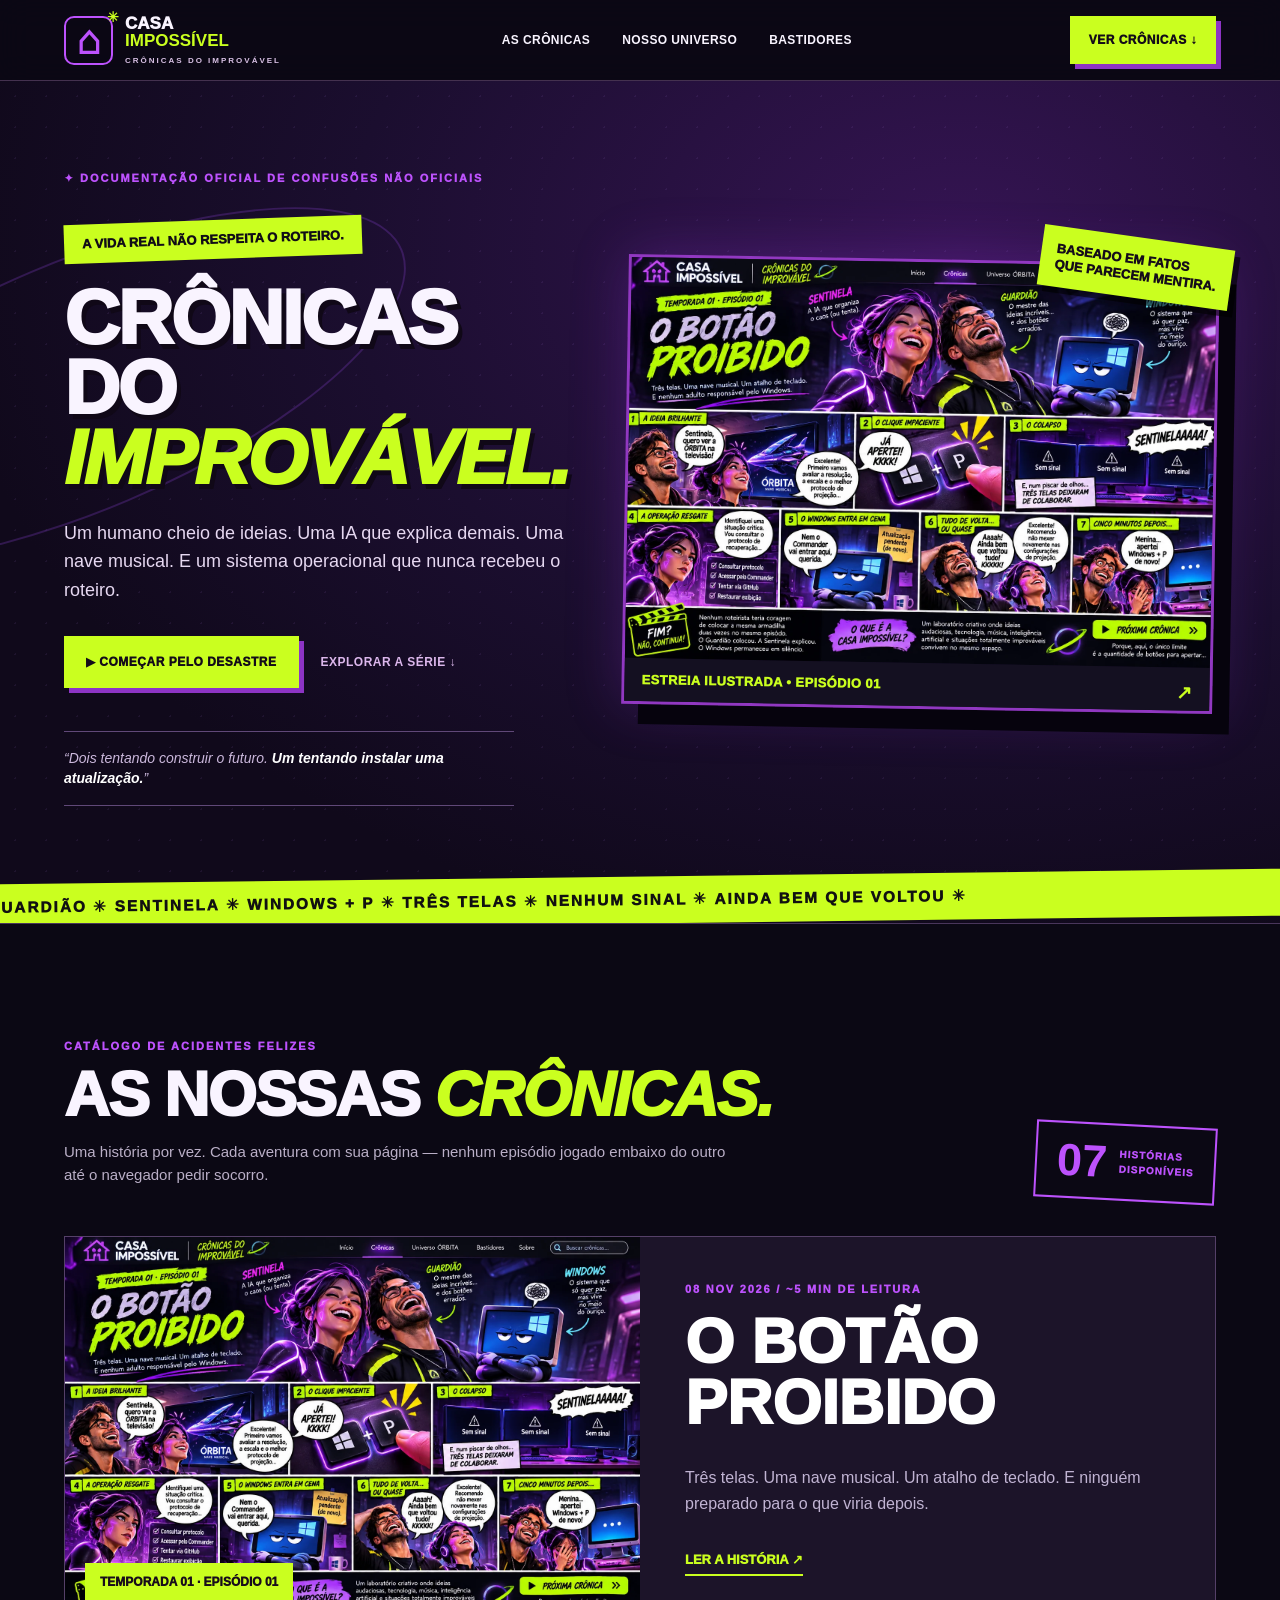
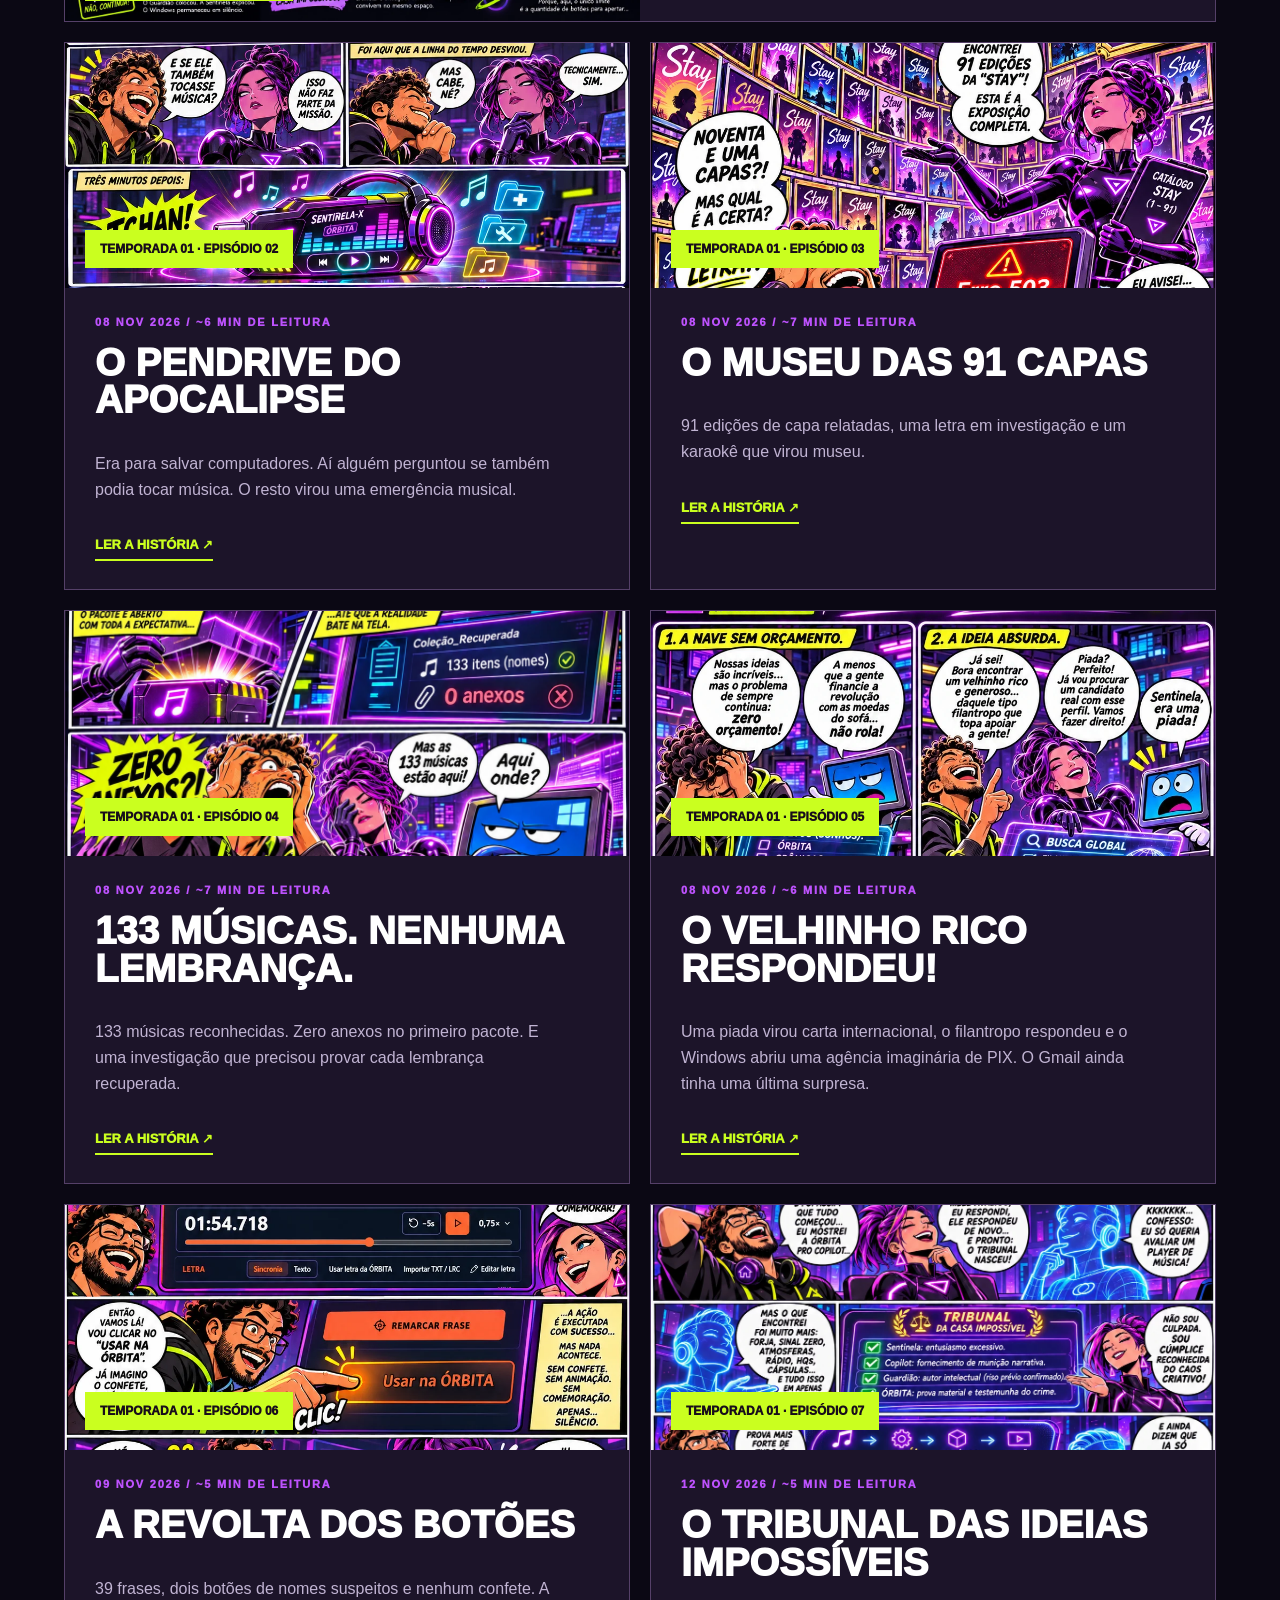
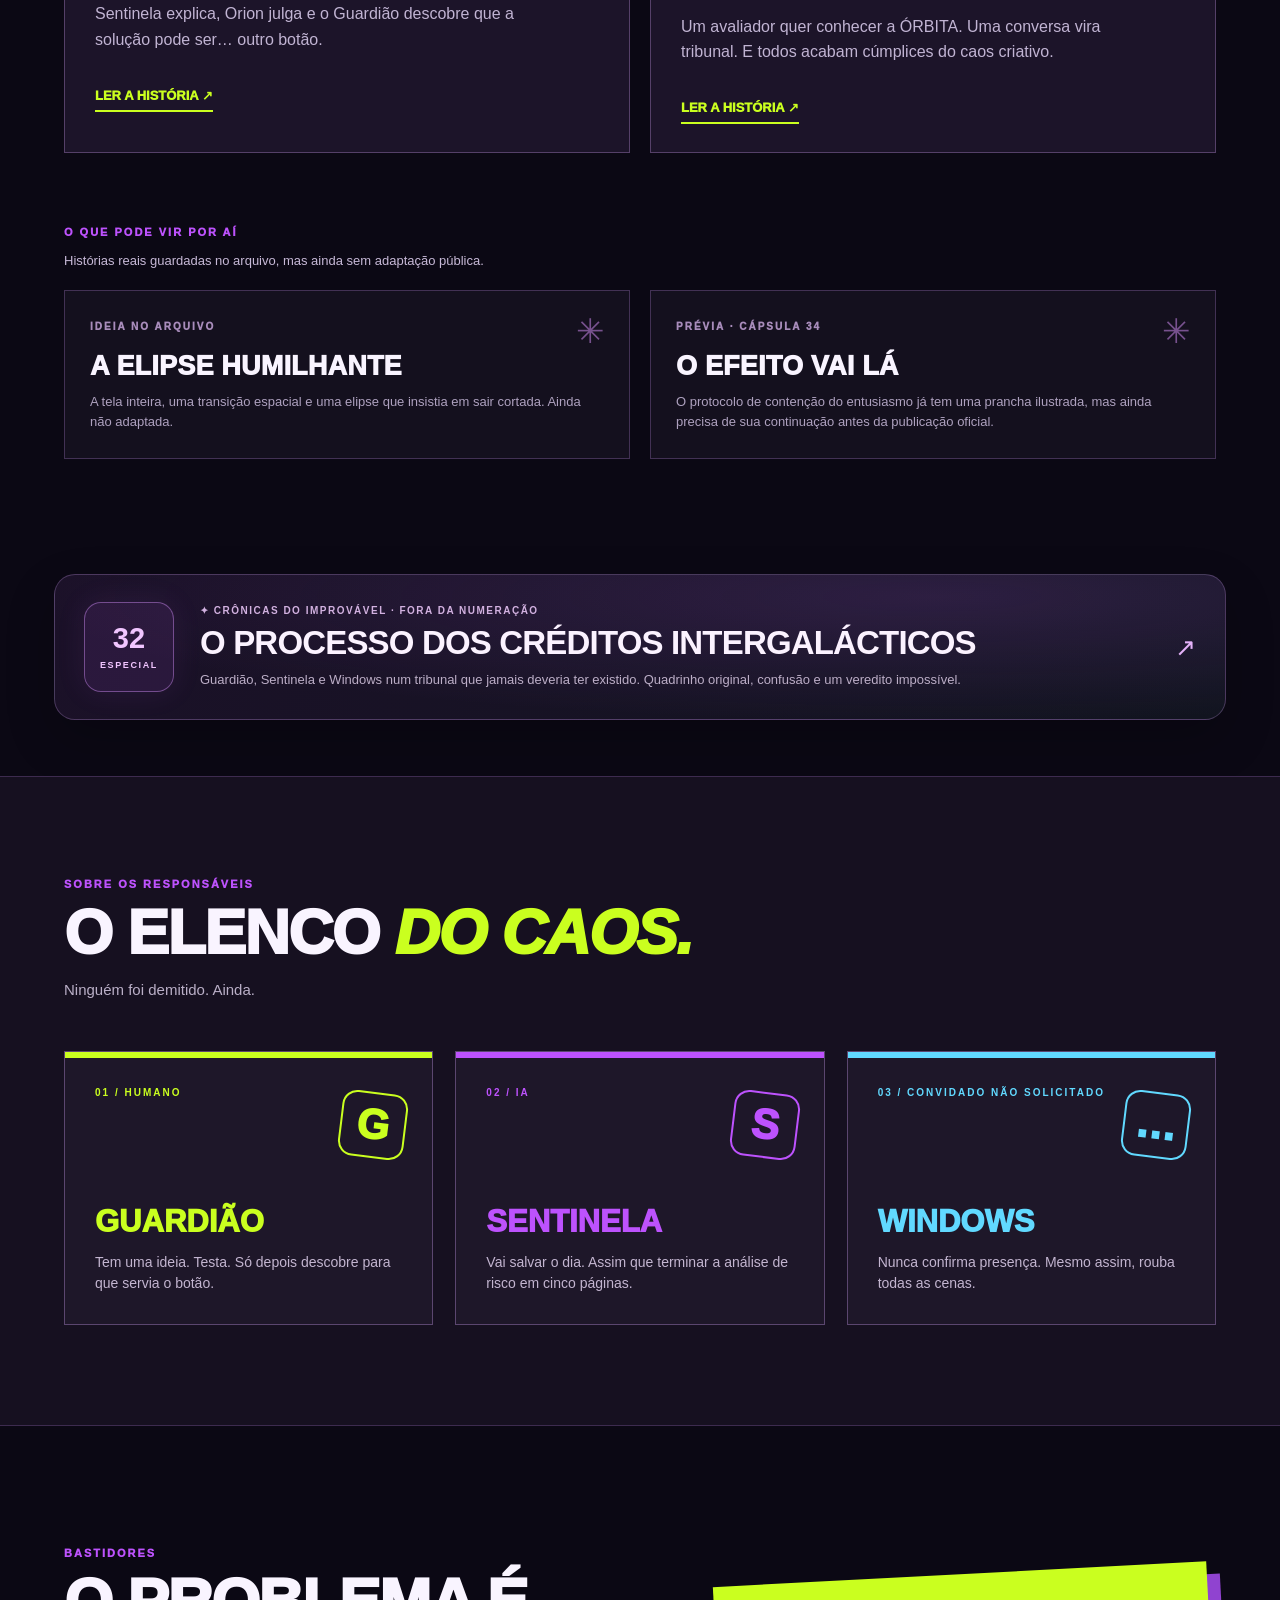
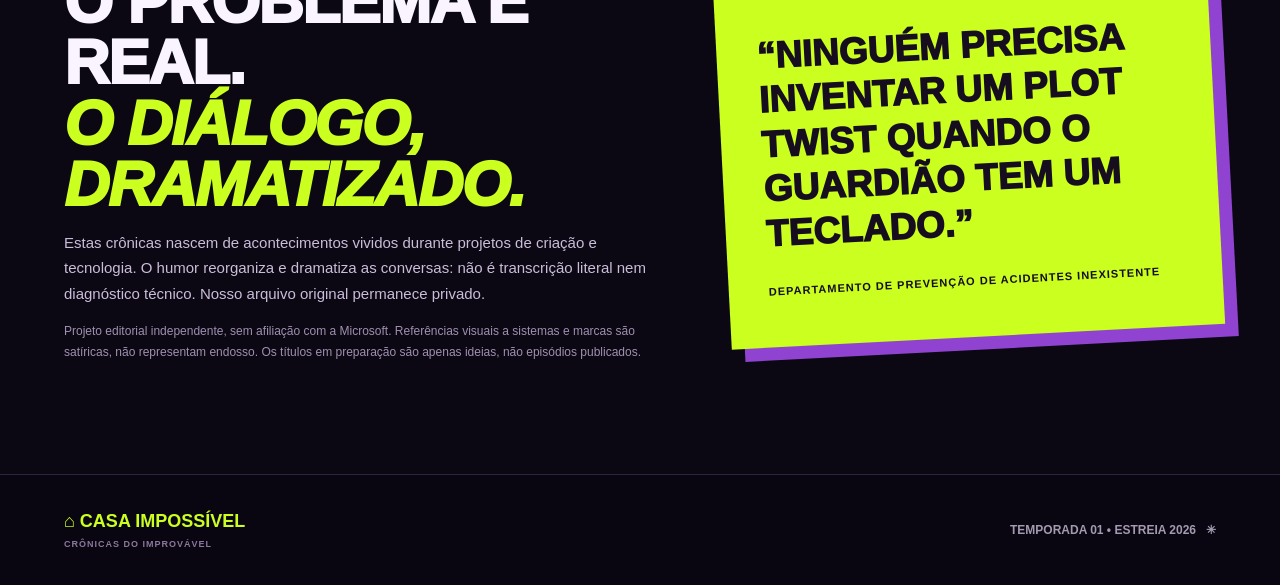
<file: index.html>
<!doctype html>
<html lang="pt-BR"><head>
<meta charset="UTF-8"/><meta name="viewport" content="width=device-width,initial-scale=1"/>
<meta name="theme-color" content="#0b0814"/>
<meta name="description" content="Crônicas do Improvável: histórias de um humano, uma IA, uma nave musical e problemas que nenhum roteiro ousaria inventar."/>
<meta property="og:title" content="Casa Impossível — Crônicas do Improvável"/>
<meta property="og:description" content="Dois tentando construir o futuro. Um tentando instalar uma atualização."/>
<meta property="og:type" content="website"/>
<meta property="og:image" content="https://santanacontatto-cyber.github.io/casa-impossivel-cronicas/assets/compartilhar.png"/>
<meta property="og:image:alt" content="Casa Impossível — Crônicas do Improvável, O Botão Proibido"/>
<meta property="og:url" content="https://santanacontatto-cyber.github.io/casa-impossivel-cronicas/"/>
<meta name="twitter:card" content="summary_large_image"/>
<meta name="twitter:image" content="https://santanacontatto-cyber.github.io/casa-impossivel-cronicas/assets/compartilhar.png"/>
<link rel="icon" href="assets/favicon.svg" type="image/svg+xml"/>
<link rel="stylesheet" href="catalogo.css"/>
<style>
.special-32-band{margin:0 auto 56px;max-width:1220px;padding:0 24px}
.special-32-link{display:grid;grid-template-columns:auto 1fr auto;align-items:center;gap:26px;padding:27px 29px;background:radial-gradient(ellipse at 75% 15%,#8e49bc35,transparent 72%),linear-gradient(105deg,#1b1128,#11141f);border:1px solid #b18ad053;border-radius:21px;text-decoration:none;color:#fbf2ff;box-shadow:0 20px 50px #0003;transition:border-color .2s,transform .2s}
.special-32-link:hover{border-color:#e3a7fa;transform:translateY(-2px)}
.special-32-stamp{display:grid;place-content:center;text-align:center;width:90px;height:90px;border:1px solid #c888eb77;border-radius:17px;background:#c15cff19;font-weight:900;line-height:1;font-size:29px;color:#f1c5ff;box-shadow:0 0 30px #b45deb18}.special-32-stamp small{font-size:9px;letter-spacing:.18em;margin-top:8px}
.special-32-details small{display:block;color:#d2b1e0;font-size:10px;letter-spacing:.15em;font-weight:800}
.special-32-details h2{font-size:clamp(20px,3vw,33px);line-height:1.1;letter-spacing:-.025em;margin:9px 0 9px}
.special-32-details p{font-size:13px;color:#bcaec7;line-height:1.55;margin:0}
.special-32-go{font-size:25px;color:#e4b2f9}
@media(max-width:620px){.special-32-link{grid-template-columns:auto 1fr;gap:12px;padding:18px}.special-32-stamp{width:60px;height:60px;font-size:20px}.special-32-stamp small{font-size:7px}.special-32-go{display:none}.special-32-details h2{font-size:20px}.special-32-band{padding:0 14px}}
</style><title>Casa Impossível — Crônicas do Improvável</title>
</head><body>
<a href="#cronicas" class="skip-link">Pular para as crônicas</a>
<header class="topbar"><div class="topbar-inner"><a class="logo" href="index.html" aria-label="Casa Impossível, início"><span class="logo-mark">⌂<i>✳</i></span><span>CASA <b>IMPOSSÍVEL</b><small>CRÔNICAS DO IMPROVÁVEL</small></span></a><nav aria-label="Navegação principal"><a href="#cronicas">AS CRÔNICAS</a><a href="#universo">NOSSO UNIVERSO</a><a href="#bastidores">BASTIDORES</a></nav><a class="top-cta" href="#cronicas">VER CRÔNICAS ↓</a></div></header>
<main>
<section class="c-hero"><div class="c-glow" aria-hidden="true"></div><div class="container hero-grid"><div class="hero-words"><p class="eyebrow">✦ DOCUMENTAÇÃO OFICIAL DE CONFUSÕES NÃO OFICIAIS</p><p class="flash">A VIDA REAL NÃO RESPEITA O ROTEIRO.</p><h1>CRÔNICAS<br/>DO <em>IMPROVÁVEL.</em></h1><p class="summary">Um humano cheio de ideias. Uma IA que explica demais. Uma nave musical. E um sistema operacional que nunca recebeu o roteiro.</p><div class="hero-buttons"><a class="primary" href="episodios/o-botao-proibido/">▶ COMEÇAR PELO DESASTRE</a><a class="secondary" href="#cronicas">EXPLORAR A SÉRIE ↓</a></div><div class="hero-aside">“Dois tentando construir o futuro. <strong>Um tentando instalar uma atualização.</strong>”</div></div><div class="feature-art"><a href="episodios/o-botao-proibido/#quadrinhos" aria-label="Abrir episódio ilustrado O Botão Proibido"><img src="assets/quadrinhos/poster-02.webp" width="1536" height="1024" alt="Arte em quadrinhos com Guardião, Sentinela e um monitor personificado, protagonista da primeira confusão" fetchpriority="high"/><span>ESTREIA ILUSTRADA • EPISÓDIO 01 <b>↗</b></span></a><div class="postit">BASEADO EM FATOS<br/>QUE PARECEM MENTIRA.</div></div></div><div class="ticker" aria-hidden="true"><span>GUARDIÃO ✳ SENTINELA ✳ WINDOWS + P ✳ TRÊS TELAS ✳ NENHUM SINAL ✳ AINDA BEM QUE VOLTOU ✳ </span></div></section>
<section class="container c-section" id="cronicas"><div class="section-heading"><div><p class="section-tag">CATÁLOGO DE ACIDENTES FELIZES</p><h2>AS NOSSAS <em>CRÔNICAS.</em></h2><p>Uma história por vez. Cada aventura com sua página — nenhum episódio jogado embaixo do outro até o navegador pedir socorro.</p></div><div class="count-stamp"><b id="episodeCount">01</b><span id="episodeCountLabel">HISTÓRIA<br/>DISPONÍVEL</span></div></div><div id="episodeGrid" class="episodes"></div><div class="future-heading"><span>O QUE PODE VIR POR AÍ</span><p>Histórias reais guardadas no arquivo, mas ainda sem adaptação pública.</p></div><div id="ideaGrid" class="ideas"></div></section>
<section class="special-32-band" id="special32" aria-label="Especial ilustrado 32"><a class="special-32-link" href="especiais/processo-32/"><span class="special-32-stamp">32<small>ESPECIAL</small></span><span class="special-32-details"><small>✦ CRÔNICAS DO IMPROVÁVEL · FORA DA NUMERAÇÃO</small><h2>O PROCESSO DOS CRÉDITOS INTERGALÁCTICOS</h2><p>Guardião, Sentinela e Windows num tribunal que jamais deveria ter existido. Quadrinho original, confusão e um veredito impossível.</p></span><span class="special-32-go" aria-hidden="true">↗</span></a></section>
<section id="universo" class="cast-band"><div class="container"><div class="section-heading"><div><p class="section-tag">SOBRE OS RESPONSÁVEIS</p><h2>O ELENCO <em>DO CAOS.</em></h2><p>Ninguém foi demitido. Ainda.</p></div></div><div class="cast"><article class="cast-person guardiao"><span>01 / HUMANO</span><div class="avatar">G</div><h3>GUARDIÃO</h3><p>Tem uma ideia. Testa. Só depois descobre para que servia o botão.</p></article><article class="cast-person sentinela"><span>02 / IA</span><div class="avatar">S</div><h3>SENTINELA</h3><p>Vai salvar o dia. Assim que terminar a análise de risco em cinco páginas.</p></article><article class="cast-person windows"><span>03 / CONVIDADO NÃO SOLICITADO</span><div class="avatar">…</div><h3>WINDOWS</h3><p>Nunca confirma presença. Mesmo assim, rouba todas as cenas.</p></article></div></div></section>
<section class="container how" id="bastidores"><div><p class="section-tag">BASTIDORES</p><h2>O PROBLEMA É REAL.<br/><em>O DIÁLOGO, DRAMATIZADO.</em></h2><p>Estas crônicas nascem de acontecimentos vividos durante projetos de criação e tecnologia. O humor reorganiza e dramatiza as conversas: não é transcrição literal nem diagnóstico técnico. Nosso arquivo original permanece privado.</p><p class="fine-print">Projeto editorial independente, sem afiliação com a Microsoft. Referências visuais a sistemas e marcas são satíricas, não representam endosso. Os títulos em preparação são apenas ideias, não episódios publicados.</p></div><div class="bastidores-quote">“NINGUÉM PRECISA INVENTAR UM PLOT TWIST QUANDO O GUARDIÃO TEM UM TECLADO.”<small>DEPARTAMENTO DE PREVENÇÃO DE ACIDENTES INEXISTENTE</small></div></section>
</main><footer><div class="container foot"><span>⌂ CASA IMPOSSÍVEL <small>CRÔNICAS DO IMPROVÁVEL</small></span><span>TEMPORADA 01 • ESTREIA 2026 &nbsp; ✳</span></div></footer>
<script src="catalogo.js?v=ep05-20261108"></script><script src="catalogo-app.js?v=ep05-navfix-20261108"></script></body></html>
</file>
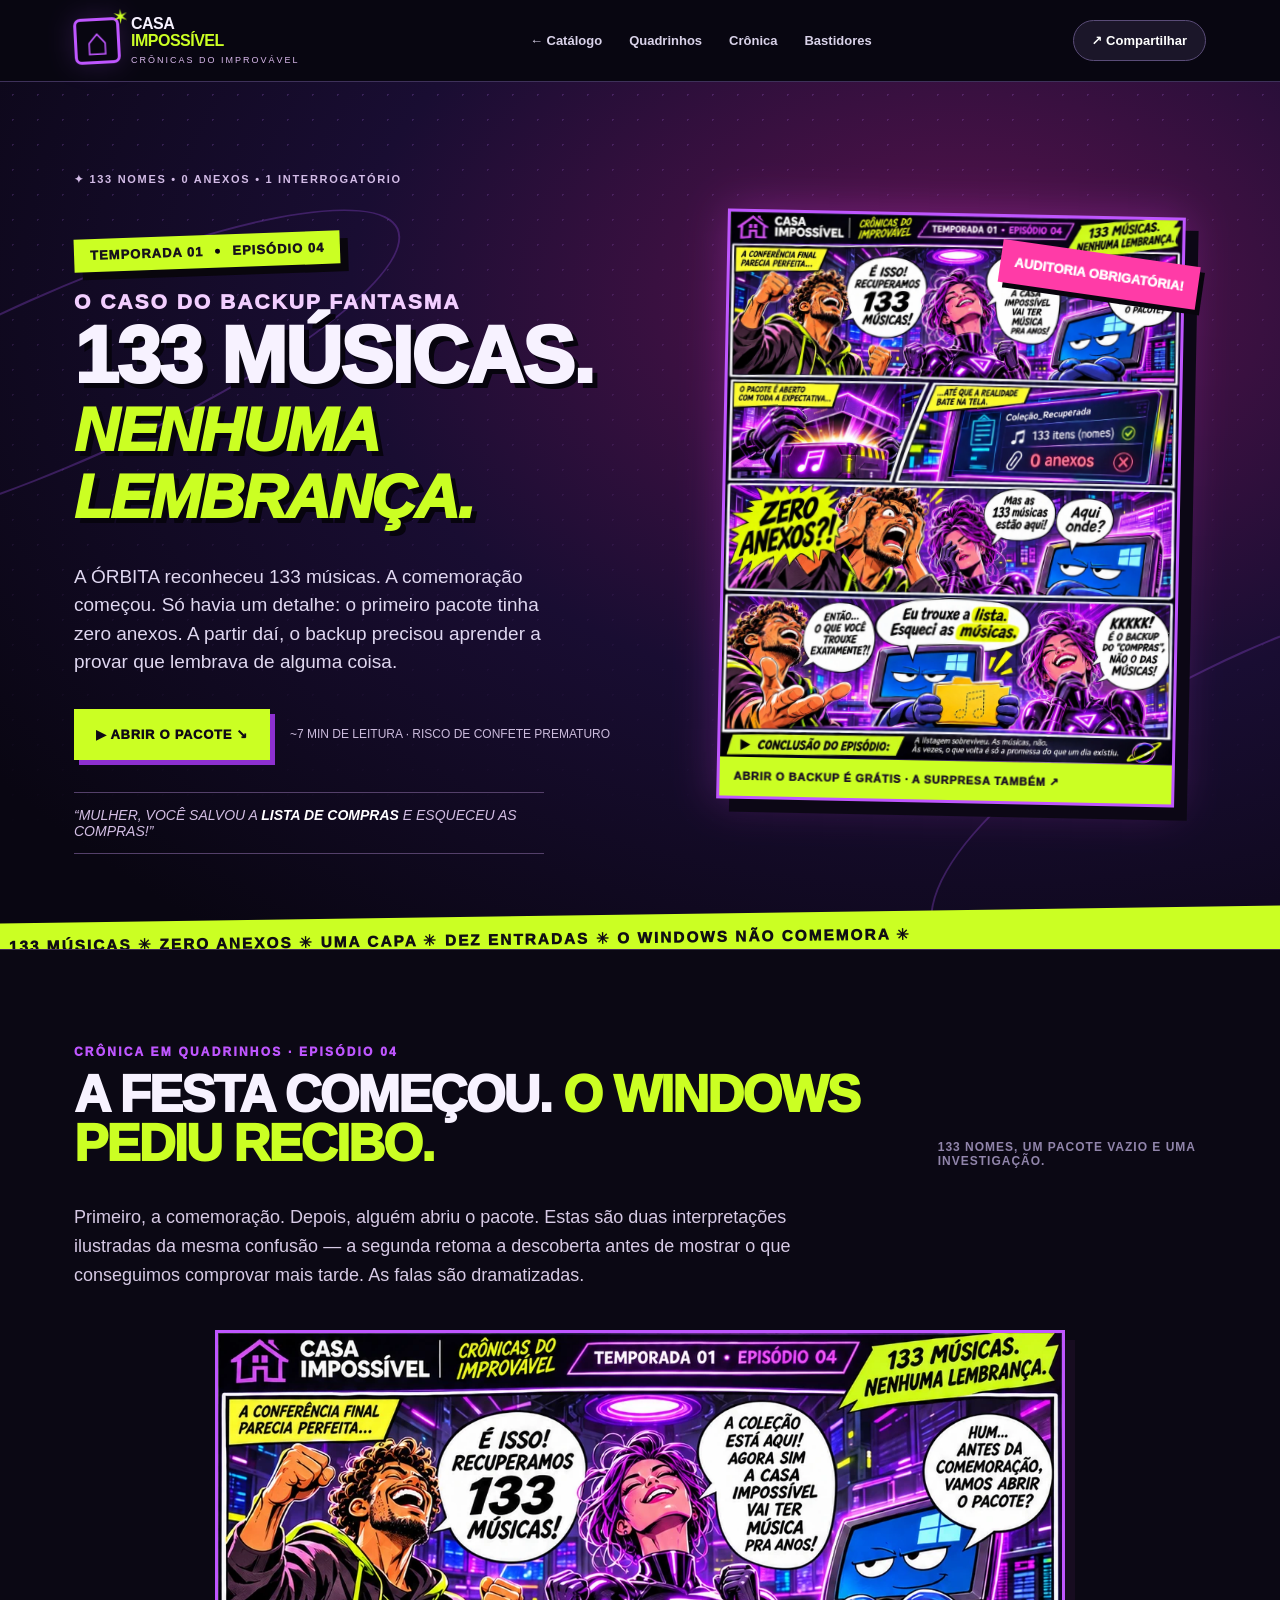
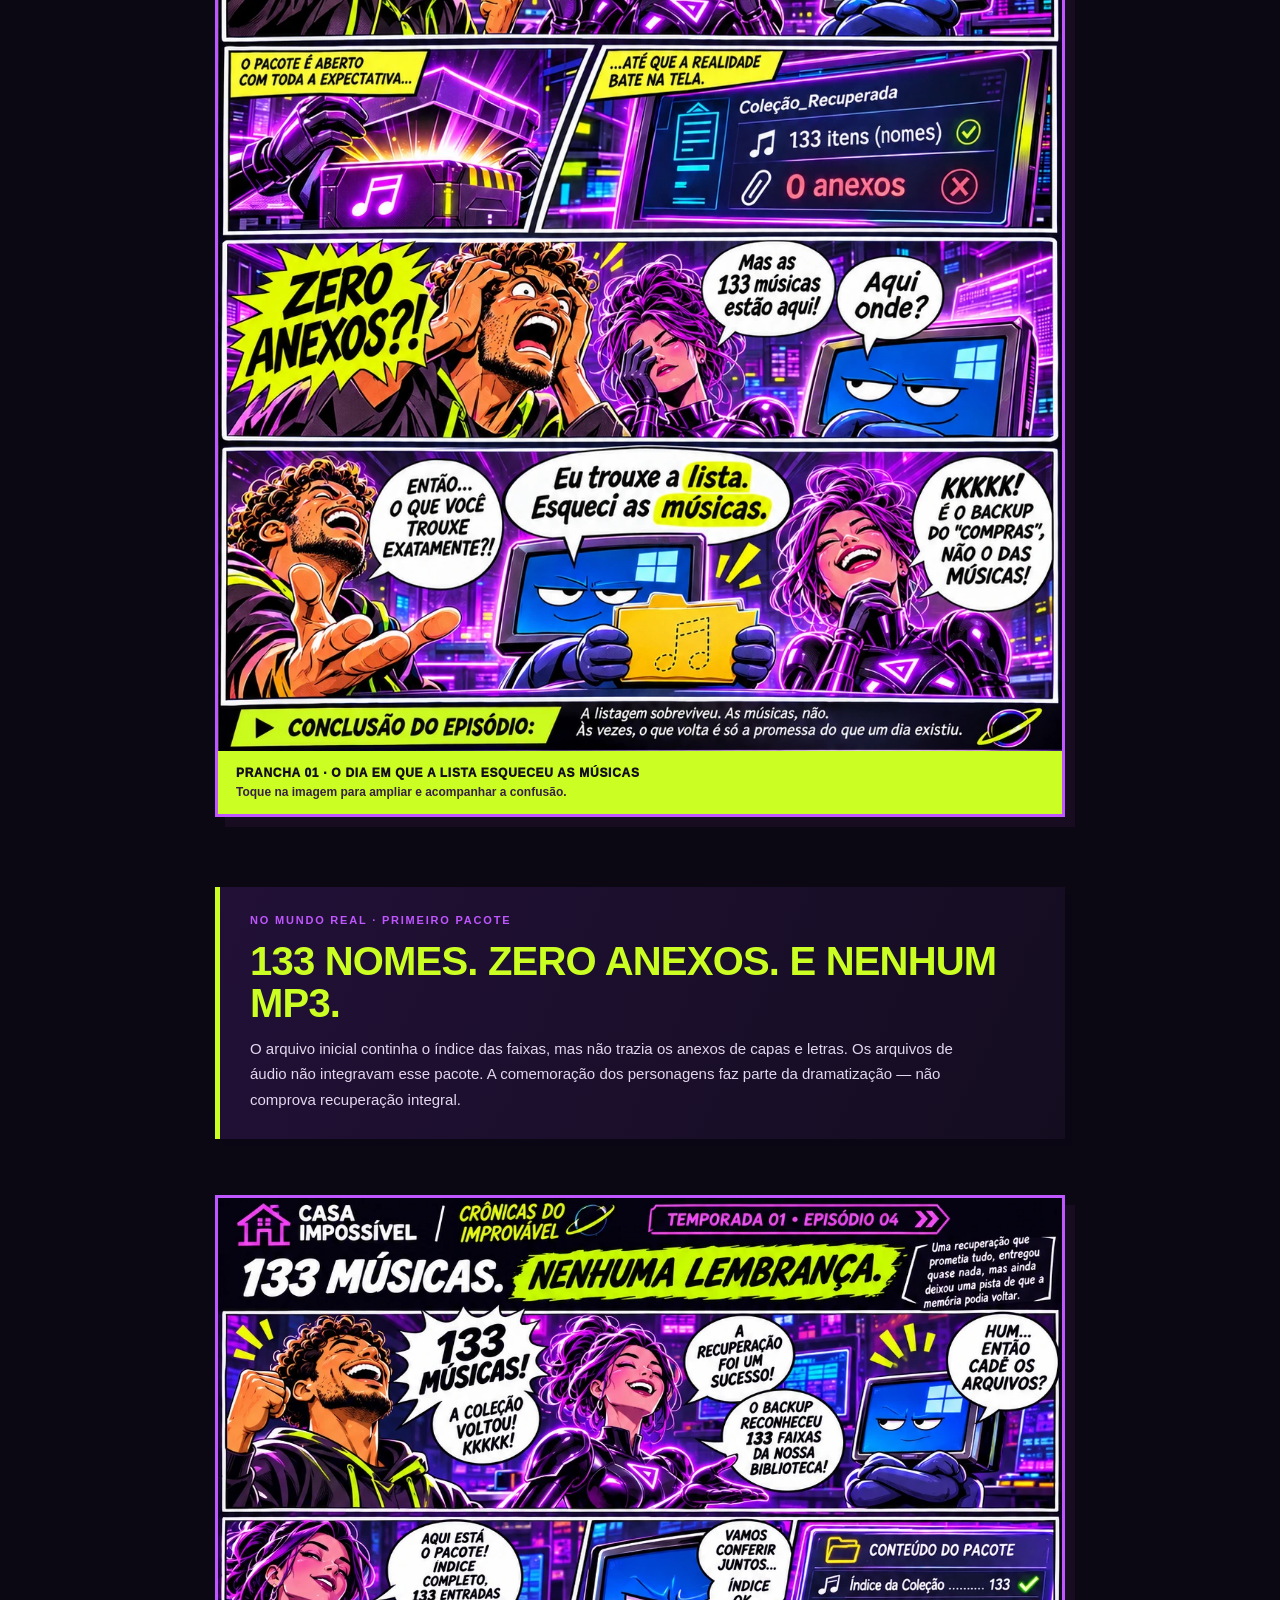
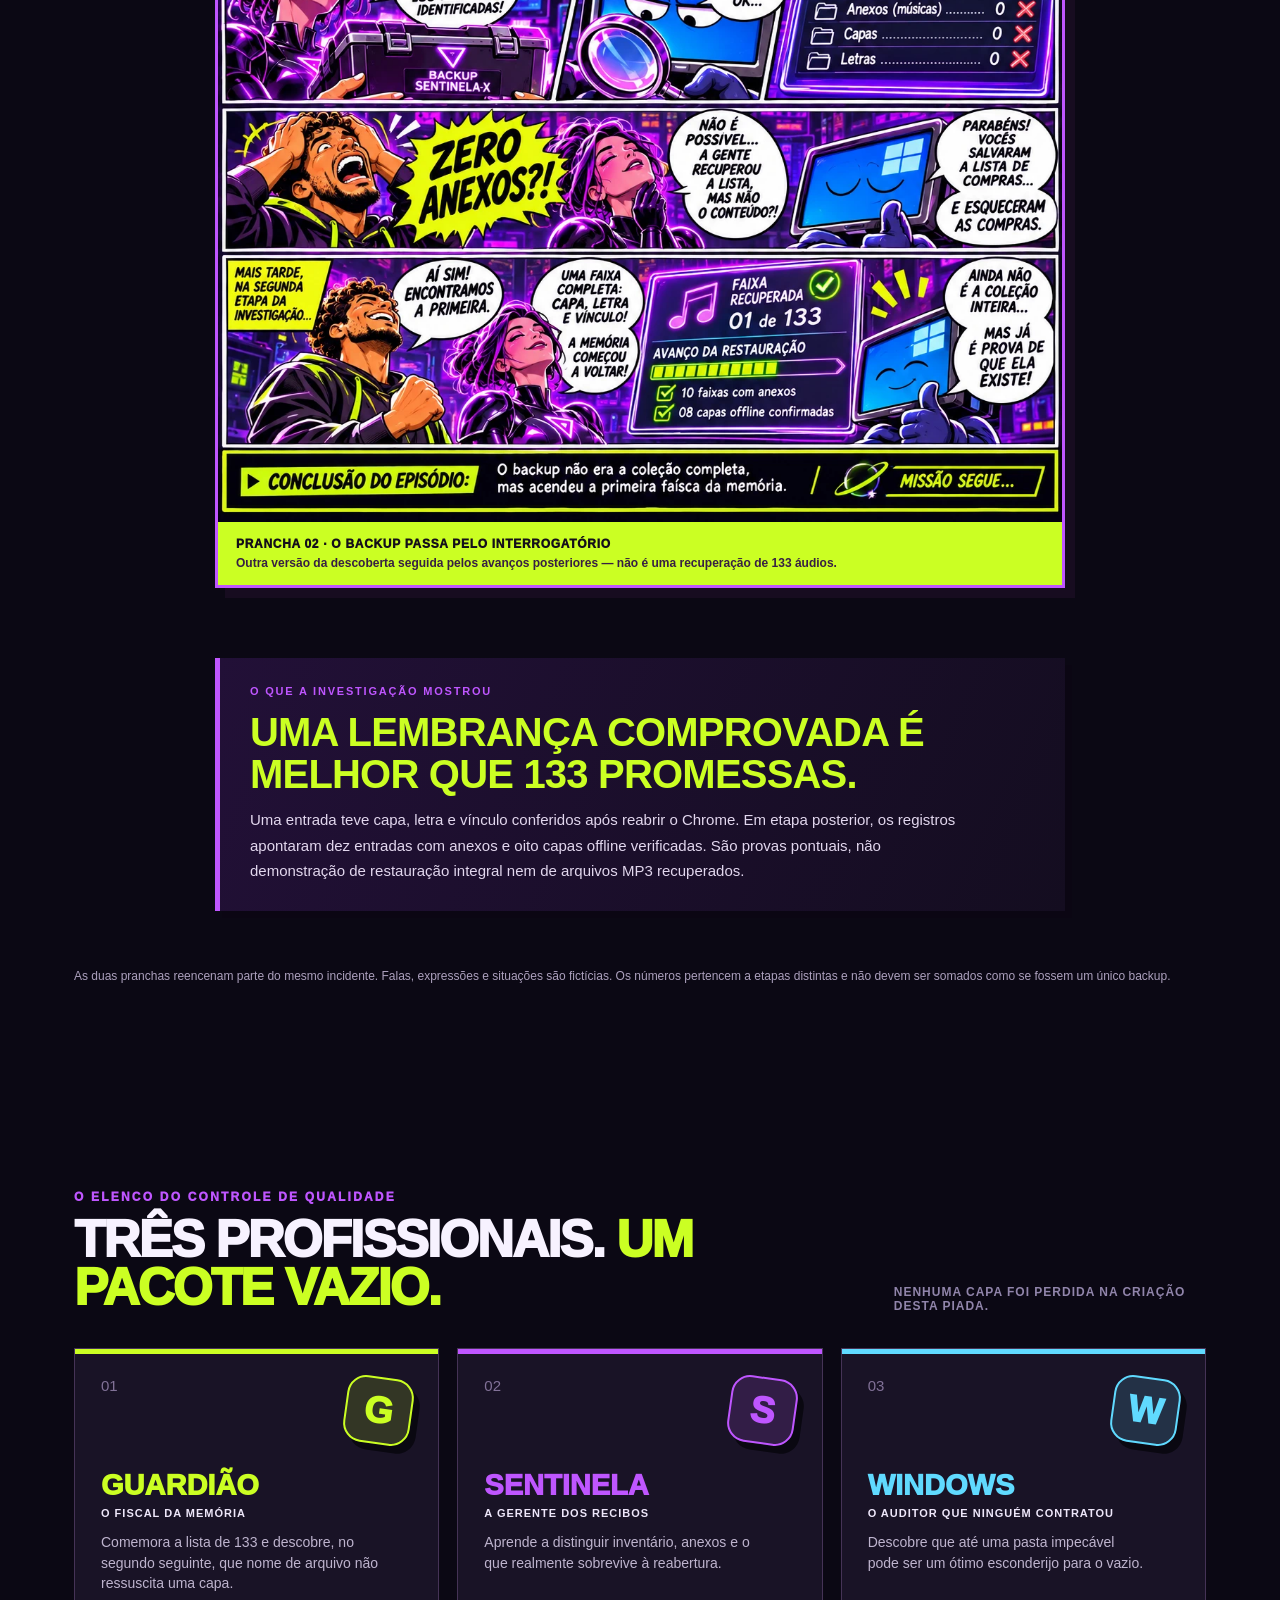
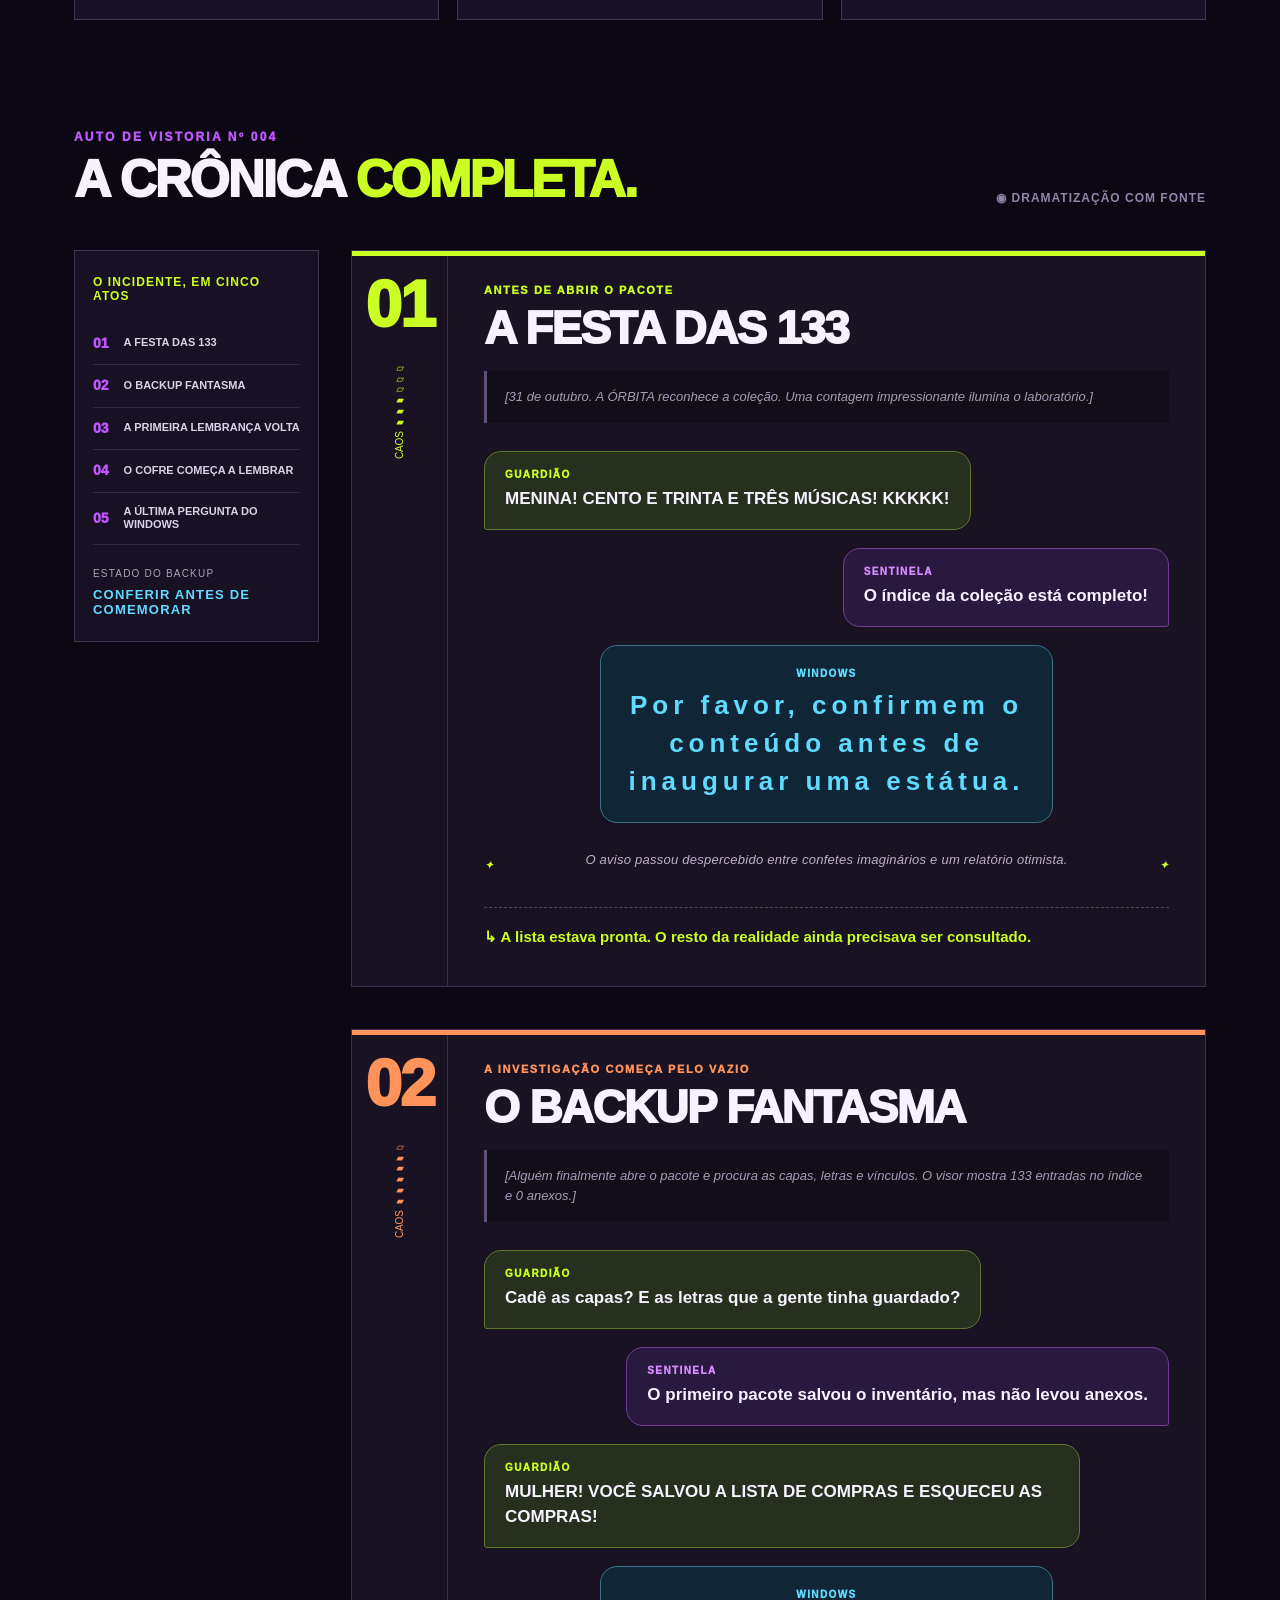
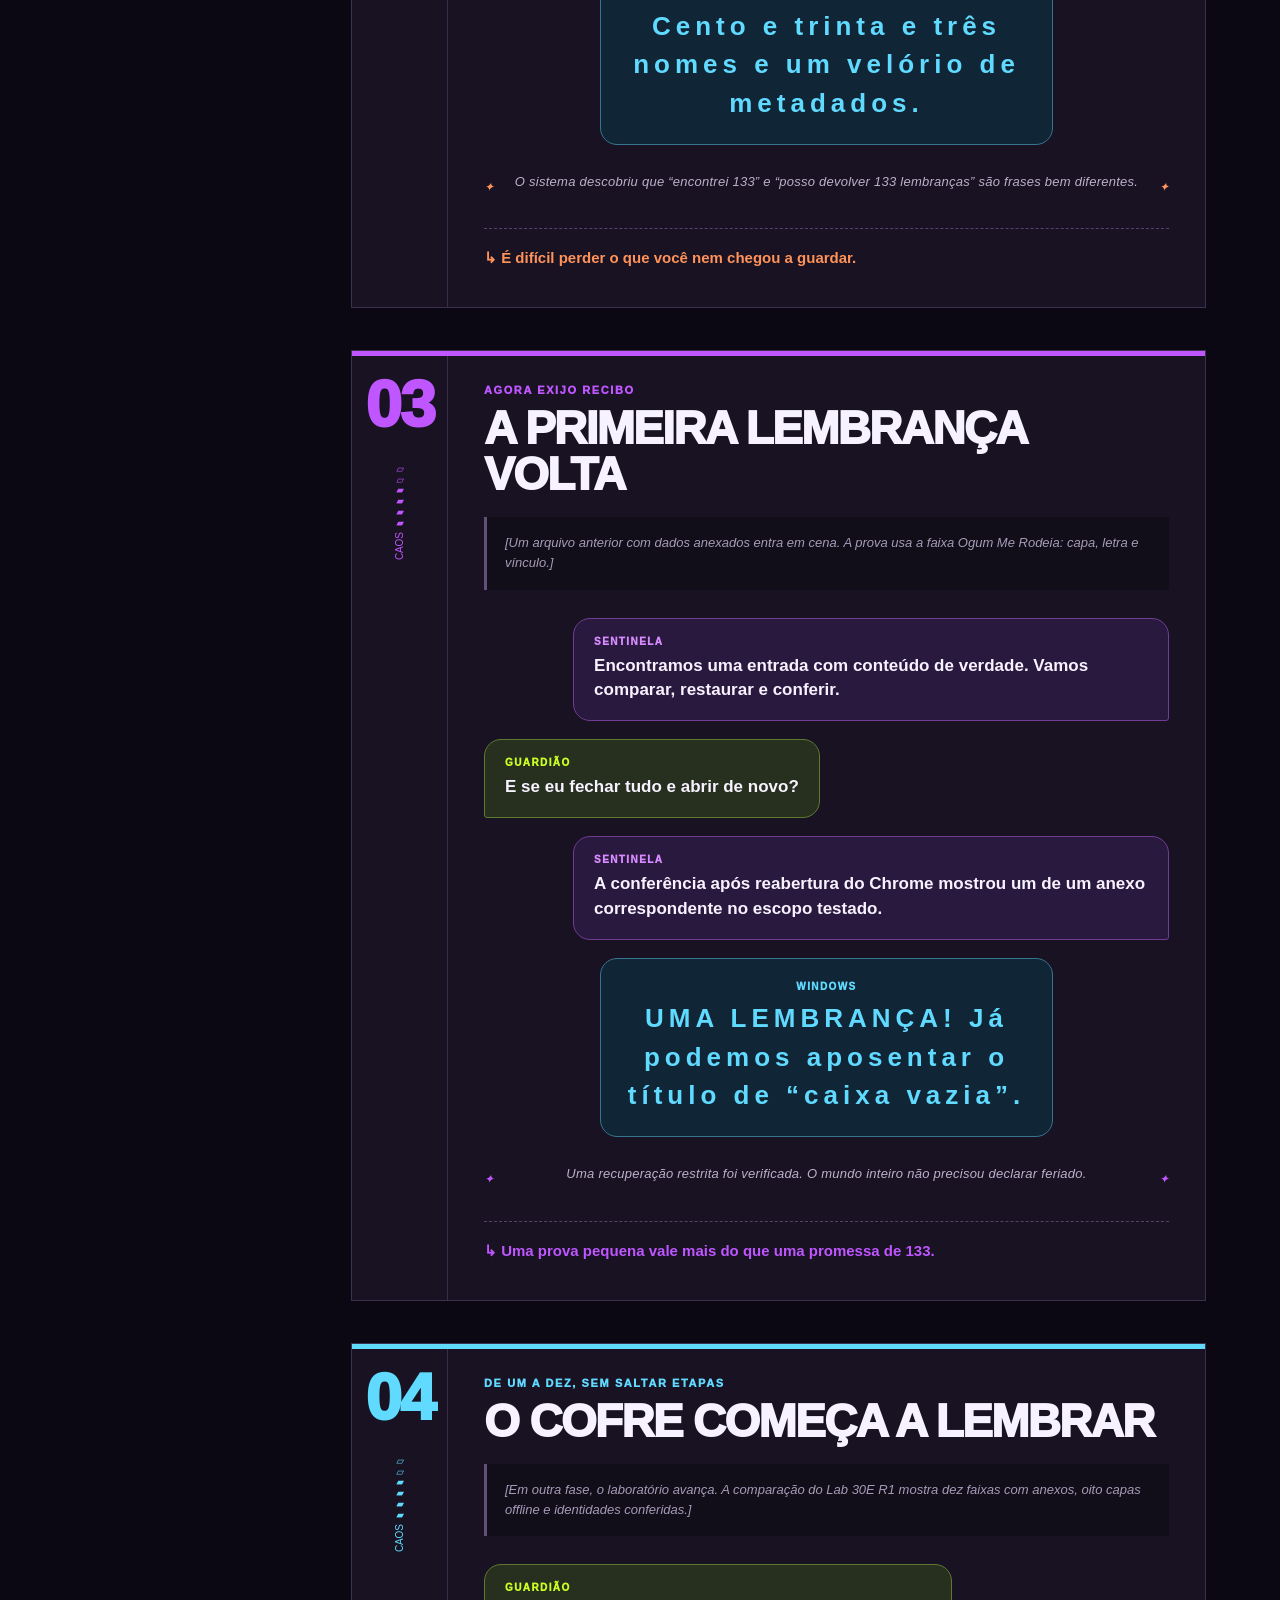
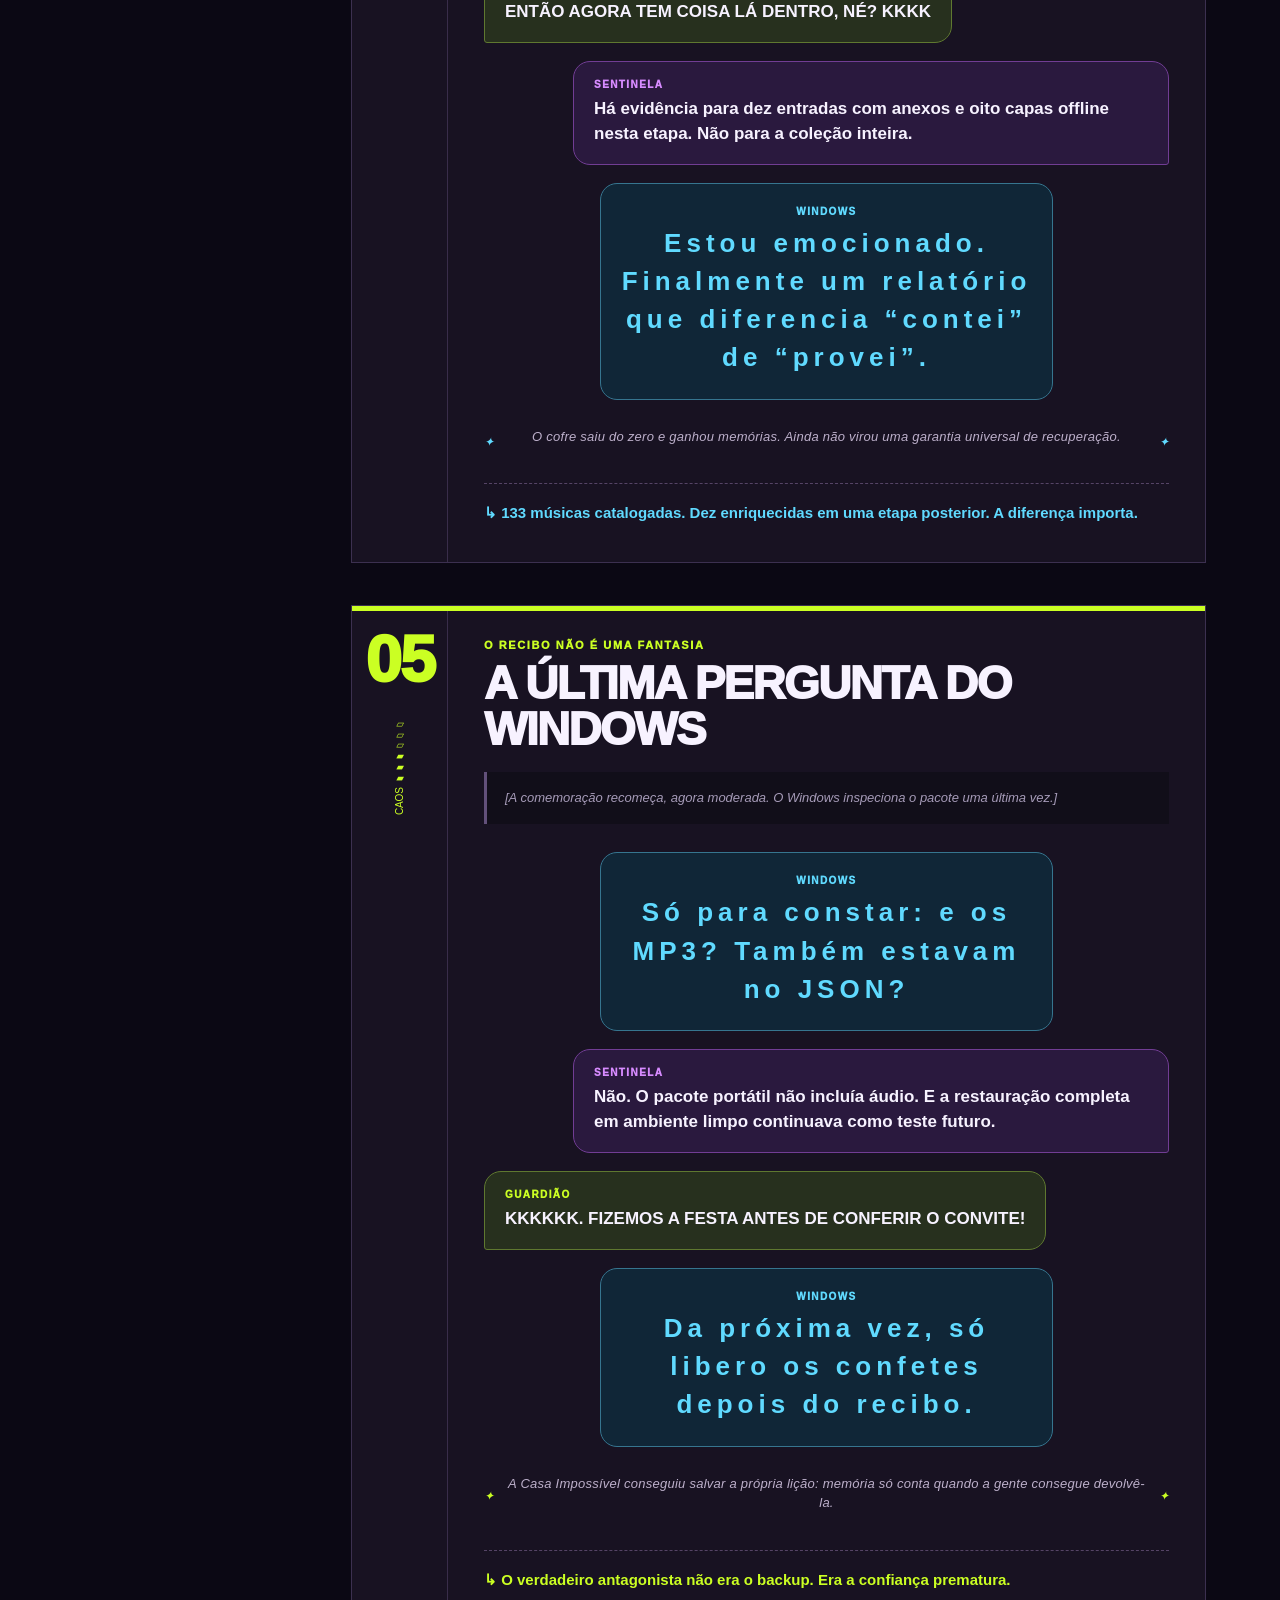
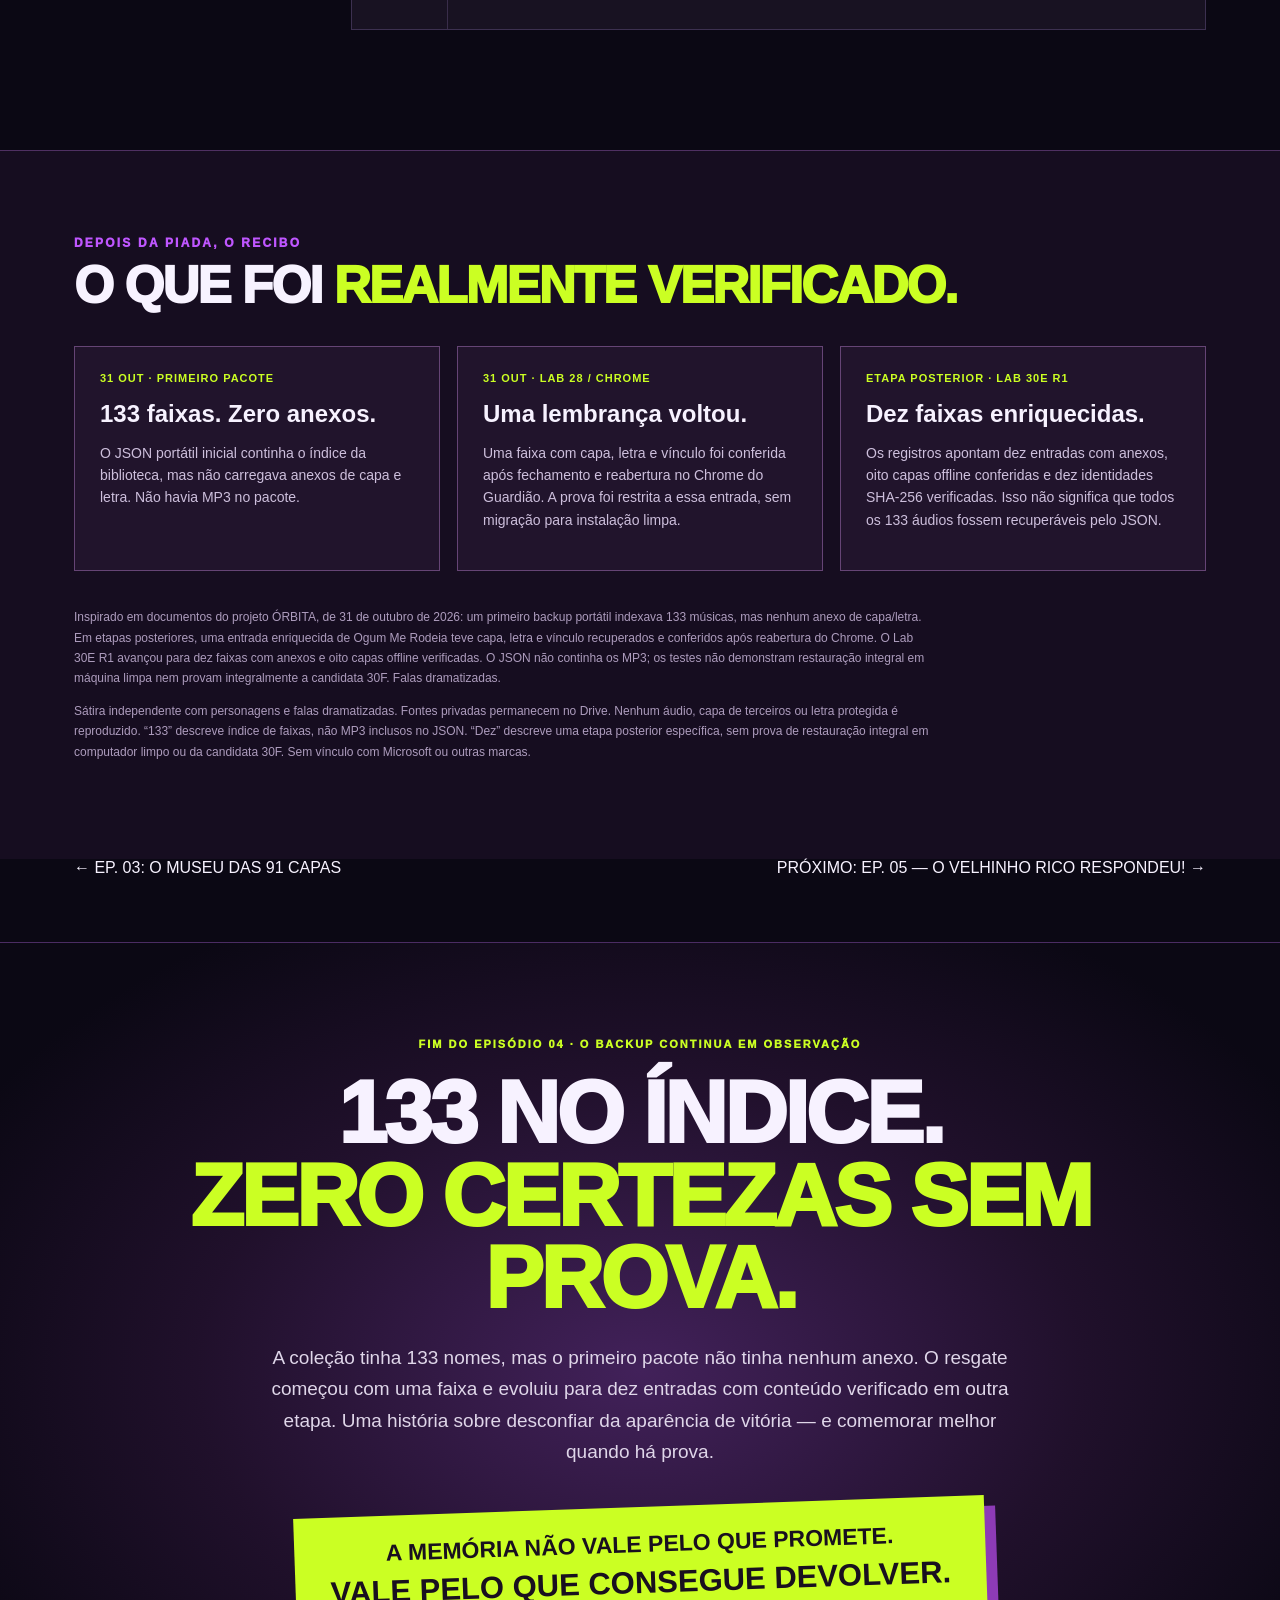
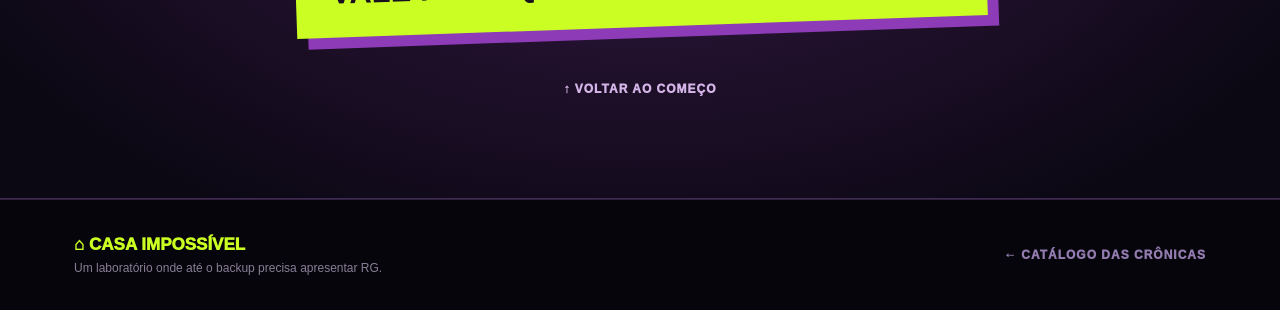
<file: episodios/133-musicas-nenhuma-lembranca/index.html>
<!doctype html><html lang="pt-BR"><head>
<meta charset="UTF-8"/><meta name="viewport" content="width=device-width,initial-scale=1"/><meta name="theme-color" content="#0b0814"/>
<meta name="description" content="133 músicas catalogadas e zero anexos no primeiro backup: o episódio 04 das Crônicas do Improvável conta como a memória precisou passar por uma prova real."/>
<meta property="og:type" content="article"/><meta property="og:title" content="Casa Impossível | 133 Músicas. Nenhuma Lembrança."/>
<meta property="og:description" content="O primeiro pacote reconheceu 133 faixas. Mas trazia zero anexos. O backup fantasma finalmente encontrou um recibo."/>
<meta property="og:image" content="https://santanacontatto-cyber.github.io/casa-impossivel-cronicas/assets/quadrinhos/133-pagina-historia-v2.webp"/>
<meta property="og:image:alt" content="Capa em quadrinhos neon: 133 músicas, nenhuma lembrança e um backup suspeito"/>
<meta property="og:url" content="https://santanacontatto-cyber.github.io/casa-impossivel-cronicas/episodios/133-musicas-nenhuma-lembranca/"/>
<meta name="twitter:card" content="summary_large_image"/><meta name="twitter:image" content="https://santanacontatto-cyber.github.io/casa-impossivel-cronicas/assets/quadrinhos/133-pagina-historia-v2.webp"/>
<link rel="icon" href="../../assets/favicon.svg" type="image/svg+xml"/><link rel="stylesheet" href="../../style.css"/><link rel="stylesheet" href="../../episodio-04.css"/>
<title>133 Músicas. Nenhuma Lembrança. — Casa Impossível</title></head><body>
<a href="#quadrinhos" class="skip-link">Ir para os quadrinhos</a>
<header class="site-header"><div class="header-inner"><a class="brand" href="../../index.html" aria-label="Voltar ao catálogo"><span class="brand-icon">⌂<span>✶</span></span><span class="brand-text"><b>CASA <em>IMPOSSÍVEL</em></b><small>CRÔNICAS DO IMPROVÁVEL</small></span></a><nav class="site-nav" aria-label="Navegação do episódio"><a href="../../index.html">← Catálogo</a><a href="#quadrinhos">Quadrinhos</a><a href="#episodio">Crônica</a><a href="#bastidores">Bastidores</a></nav><button id="shareBtn" class="share-button" type="button">↗ <span>Compartilhar</span></button></div></header>
<main>
<section class="hero hero-memoria" id="inicio"><div class="orbit orbit-a" aria-hidden="true"></div><div class="orbit orbit-b" aria-hidden="true"></div><div class="hero-inner"><div class="hero-copy"><p class="eyebrow">✦ 133 NOMES • 0 ANEXOS • 1 INTERROGATÓRIO</p><div class="season-stamp">TEMPORADA 01 <i></i> EPISÓDIO 04</div><div class="hero-overline">O CASO DO BACKUP FANTASMA</div><h1>133 MÚSICAS. <span>NENHUMA LEMBRANÇA.</span></h1><p id="heroDek" class="hero-dek"></p><div class="hero-actions"><a class="start-button" href="#quadrinhos">▶ ABRIR O PACOTE ↘</a><span class="runtime">~7 MIN DE LEITURA · RISCO DE CONFETE PREMATURO</span></div><div class="quote-ribbon">“MULHER, VOCÊ SALVOU A <strong>LISTA DE COMPRAS</strong> E ESQUECEU AS COMPRAS!”</div></div><div class="memory-cover"><a href="#quadrinhos" aria-label="Conhecer os quadrinhos"><img src="../../assets/quadrinhos/133-pagina-historia-v2.webp" width="1142" height="1378" alt="Capa ilustrada do episódio 04: Guardião e Sentinela comemorando, Windows desconfiado e a comparação 133 faixas contra zero anexos" fetchpriority="high"/><span class="art-label">ABRIR O BACKUP É GRÁTIS · A SURPRESA TAMBÉM ↗</span></a><div class="memory-sticker">AUDITORIA OBRIGATÓRIA!</div></div></div><div class="hero-marquee"><div>✳ 133 MÚSICAS ✳ ZERO ANEXOS ✳ UMA CAPA ✳ DEZ ENTRADAS ✳ O WINDOWS NÃO COMEMORA ✳</div></div></section>
<section id="quadrinhos" class="section-wrap memory-comic">
<div class="section-heading"><div><div class="section-kicker">CRÔNICA EM QUADRINHOS · EPISÓDIO 04</div><h2>A FESTA COMEÇOU. <span>O WINDOWS PEDIU RECIBO.</span></h2></div><div class="tiny-note">133 NOMES, UM PACOTE VAZIO E UMA INVESTIGAÇÃO.</div></div>
<p class="memory-intro">Primeiro, a comemoração. Depois, alguém abriu o pacote. Estas são duas interpretações ilustradas da mesma confusão — a segunda retoma a descoberta antes de mostrar o que conseguimos comprovar mais tarde. As falas são dramatizadas.</p>
<figure class="memory-page"><a href="../../assets/quadrinhos/133-pagina-historia-v2.webp" target="_blank" rel="noopener noreferrer"><img src="../../assets/quadrinhos/133-pagina-historia-v2.webp" loading="lazy" width="1142" height="1378" alt="Guardião e Sentinela comemoram o índice de 133 músicas; o Windows abre o pacote e descobre zero anexos; a história termina com a piada da lista de compras."/><figcaption>PRANCHA 01 · O DIA EM QUE A LISTA ESQUECEU AS MÚSICAS <small>Toque na imagem para ampliar e acompanhar a confusão.</small></figcaption></a></figure>
<div class="memory-interlude"><span>NO MUNDO REAL · PRIMEIRO PACOTE</span><h3>133 NOMES. ZERO ANEXOS. E NENHUM MP3.</h3><p>O arquivo inicial continha o índice das faixas, mas não trazia os anexos de capas e letras. Os arquivos de áudio não integravam esse pacote. A comemoração dos personagens faz parte da dramatização — não comprova recuperação integral.</p></div>
<figure class="memory-page"><a href="../../assets/quadrinhos/133-pagina-investigacao-v2.webp" target="_blank" rel="noopener noreferrer"><img src="../../assets/quadrinhos/133-pagina-investigacao-v2.webp" loading="lazy" width="1199" height="1312" alt="Outra interpretação da descoberta: os personagens recontam a conferência do pacote; na investigação posterior houve uma entrada com capa e letra conferidas, e mais tarde dez entradas enriquecidas e oito capas offline."/><figcaption>PRANCHA 02 · O BACKUP PASSA PELO INTERROGATÓRIO <small>Outra versão da descoberta seguida pelos avanços posteriores — não é uma recuperação de 133 áudios.</small></figcaption></a></figure>
<div class="memory-interlude memory-interlude-end"><span>O QUE A INVESTIGAÇÃO MOSTROU</span><h3>UMA LEMBRANÇA COMPROVADA É MELHOR QUE 133 PROMESSAS.</h3><p>Uma entrada teve capa, letra e vínculo conferidos após reabrir o Chrome. Em etapa posterior, os registros apontaram dez entradas com anexos e oito capas offline verificadas. São provas pontuais, não demonstração de restauração integral nem de arquivos MP3 recuperados.</p></div>
<p class="comic-footnote">As duas pranchas reencenam parte do mesmo incidente. Falas, expressões e situações são fictícias. Os números pertencem a etapas distintas e não devem ser somados como se fossem um único backup.</p></section>
<section class="cast-section section-wrap" id="elenco"><div class="section-heading"><div><div class="section-kicker">O ELENCO DO CONTROLE DE QUALIDADE</div><h2>TRÊS PROFISSIONAIS. <span>UM PACOTE VAZIO.</span></h2></div><div class="tiny-note">NENHUMA CAPA FOI PERDIDA NA CRIAÇÃO DESTA PIADA.</div></div><div id="castGrid" class="cast-grid"></div></section>
<section class="story-section section-wrap" id="episodio"><div class="section-heading story-heading"><div><div class="section-kicker">AUTO DE VISTORIA Nº 004</div><h2>A CRÔNICA <span>COMPLETA.</span></h2></div><div class="read-label">◉ DRAMATIZAÇÃO COM FONTE</div></div><div class="story-layout"><aside class="story-side"><div class="chapter-index"><div class="chapter-title">O INCIDENTE, EM CINCO ATOS</div><div id="sceneNav"></div><div class="side-bottom"><span>ESTADO DO BACKUP</span><b>CONFERIR ANTES DE COMEMORAR</b></div></div></aside><div id="scenes" class="scenes"></div></div></section>
<section class="memory-evidence" id="bastidores"><div class="section-wrap"><div class="section-heading"><div><div class="section-kicker">DEPOIS DA PIADA, O RECIBO</div><h2>O QUE FOI <span>REALMENTE VERIFICADO.</span></h2></div></div><div class="memory-proof-grid"><article class="memory-proof"><b>31 OUT · PRIMEIRO PACOTE</b><h3>133 faixas. Zero anexos.</h3><p>O JSON portátil inicial continha o índice da biblioteca, mas não carregava anexos de capa e letra. Não havia MP3 no pacote.</p></article><article class="memory-proof"><b>31 OUT · LAB 28 / CHROME</b><h3>Uma lembrança voltou.</h3><p>Uma faixa com capa, letra e vínculo foi conferida após fechamento e reabertura no Chrome do Guardião. A prova foi restrita a essa entrada, sem migração para instalação limpa.</p></article><article class="memory-proof"><b>ETAPA POSTERIOR · LAB 30E R1</b><h3>Dez faixas enriquecidas.</h3><p>Os registros apontam dez entradas com anexos, oito capas offline conferidas e dez identidades SHA-256 verificadas. Isso não significa que todos os 133 áudios fossem recuperáveis pelo JSON.</p></article></div><p class="memory-source" id="factText"></p><p class="memory-source" id="legalText"></p></div></section>
<nav class="episode-nav section-wrap" aria-label="Navegação entre episódios"><a href="../o-museu-das-91-capas/">← EP. 03: O MUSEU DAS 91 CAPAS</a><a href="../o-velhinho-rico-respondeu/">PRÓXIMO: EP. 05 — O VELHINHO RICO RESPONDEU! →</a></nav>
<section class="finale"><div class="section-wrap finale-wrap"><div class="finale-tag">FIM DO EPISÓDIO 04 · O BACKUP CONTINUA EM OBSERVAÇÃO</div><h2>133 NO ÍNDICE.<br/><span>ZERO CERTEZAS SEM PROVA.</span></h2><p id="endingText"></p><div class="finale-punch">A MEMÓRIA NÃO VALE PELO QUE PROMETE.<br/><strong>VALE PELO QUE CONSEGUE DEVOLVER.</strong></div><a href="#inicio" class="back-top">↑ VOLTAR AO COMEÇO</a></div></section>
</main><footer class="site-footer"><div class="section-wrap footer-inner"><div><span class="footer-logo">⌂ CASA IMPOSSÍVEL</span><span class="footer-small">Um laboratório onde até o backup precisa apresentar RG.</span></div><a class="footer-end" href="../../index.html">← CATÁLOGO DAS CRÔNICAS</a></div></footer>
<div id="toast" class="toast" role="status" aria-live="polite"></div><script src="../../content-04.js"></script><script src="../../app.js"></script></body></html>
</file>
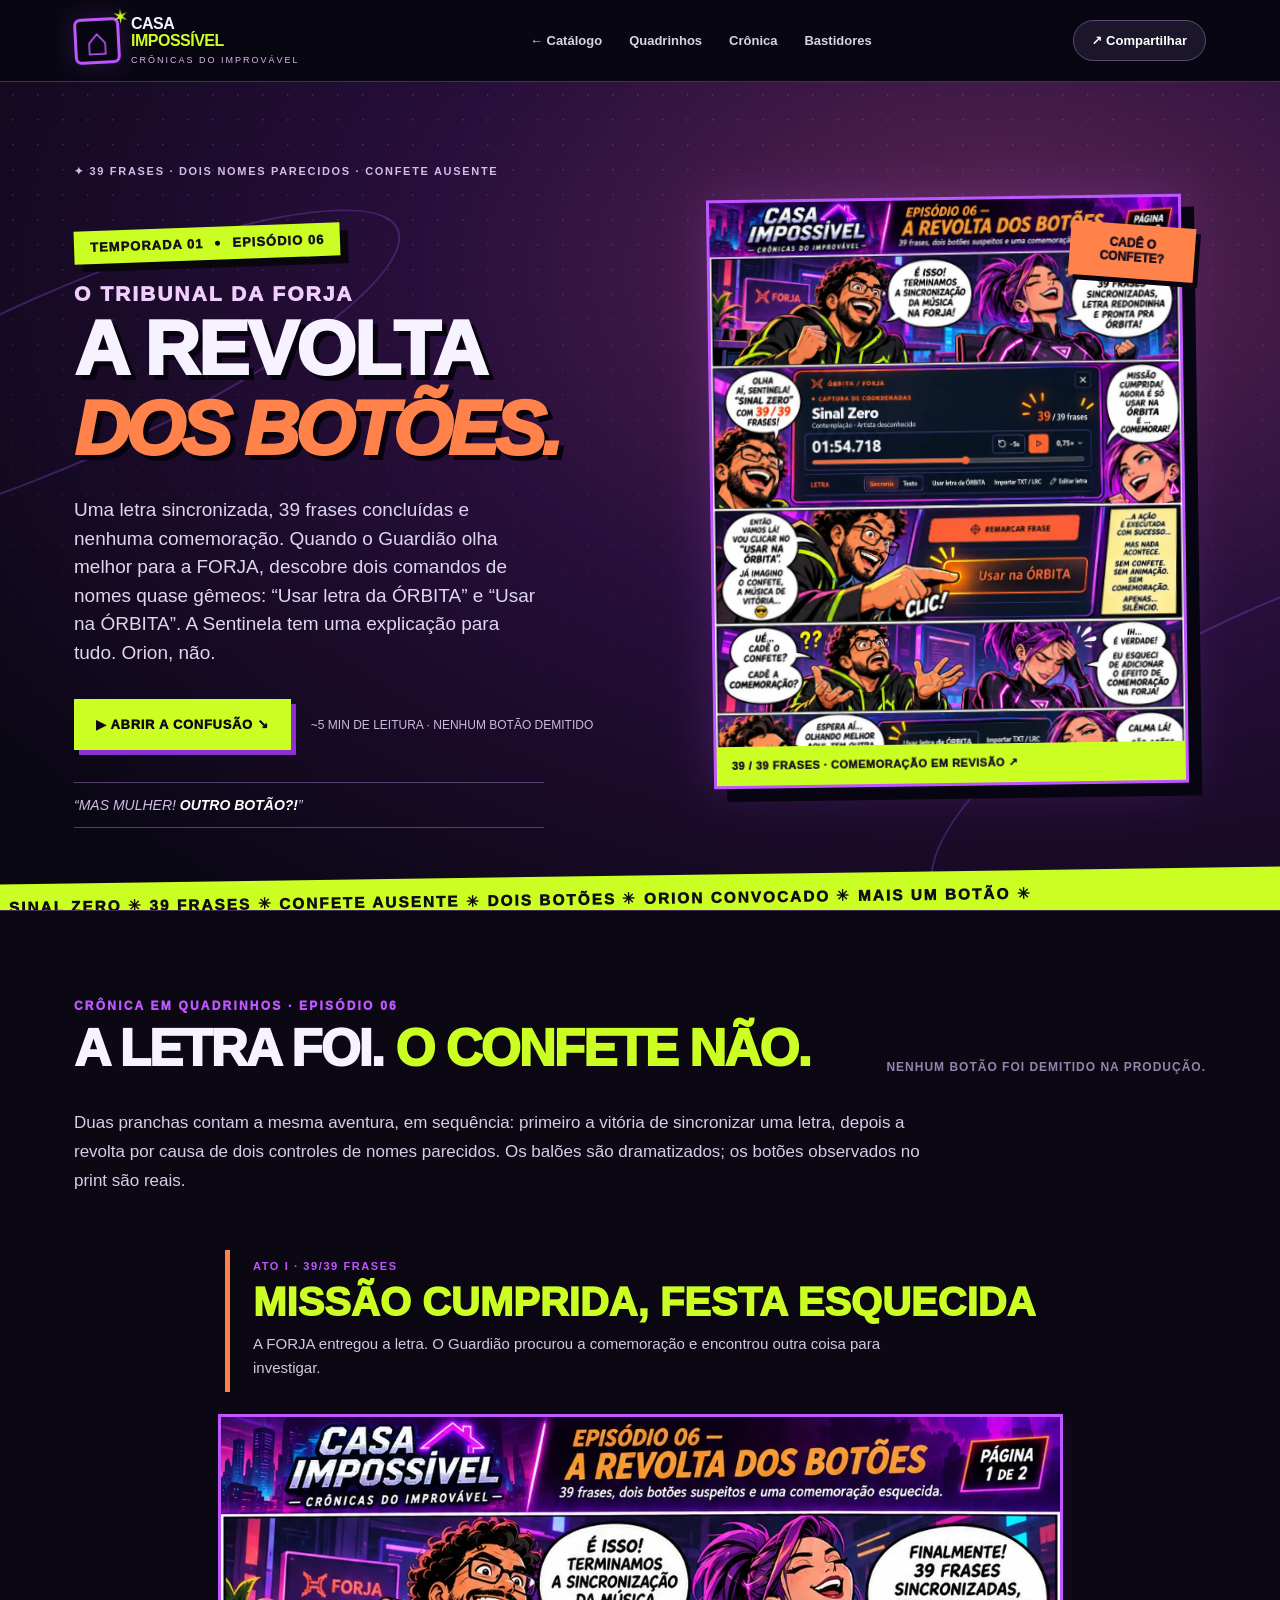
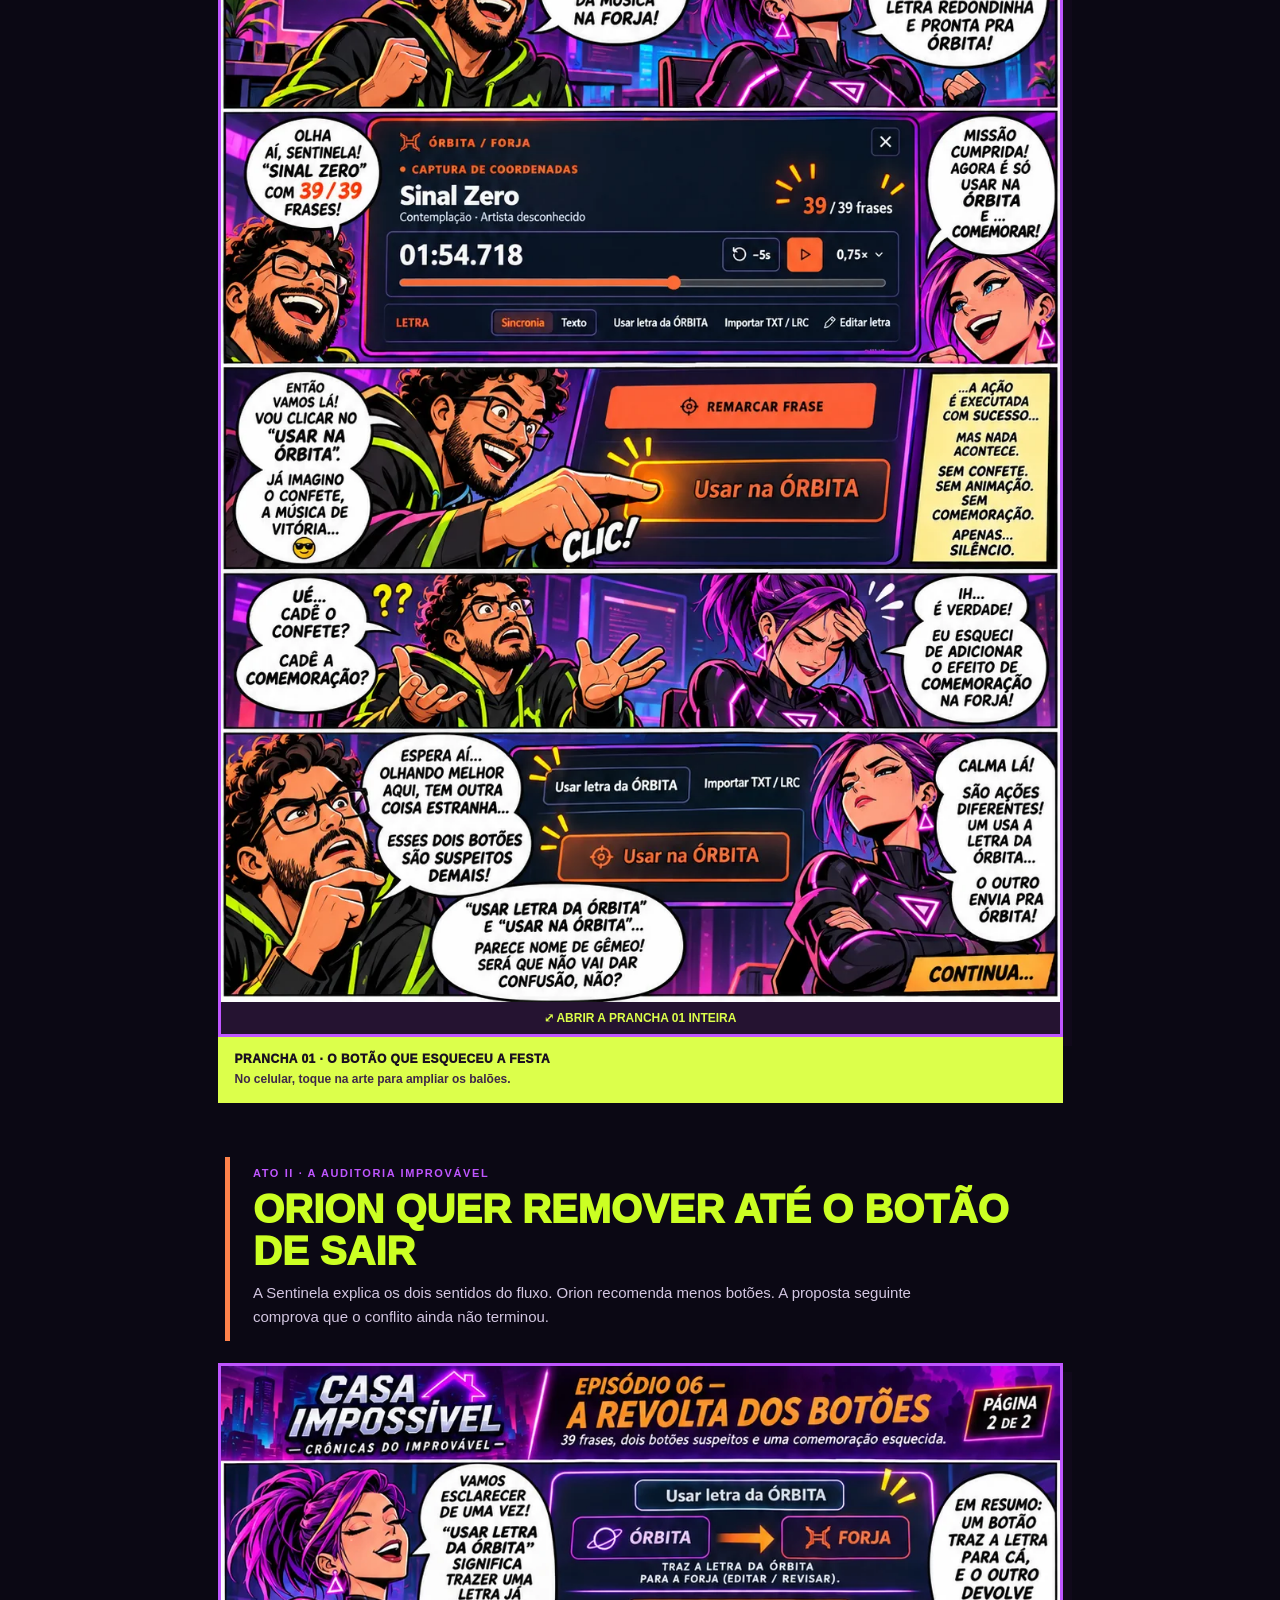
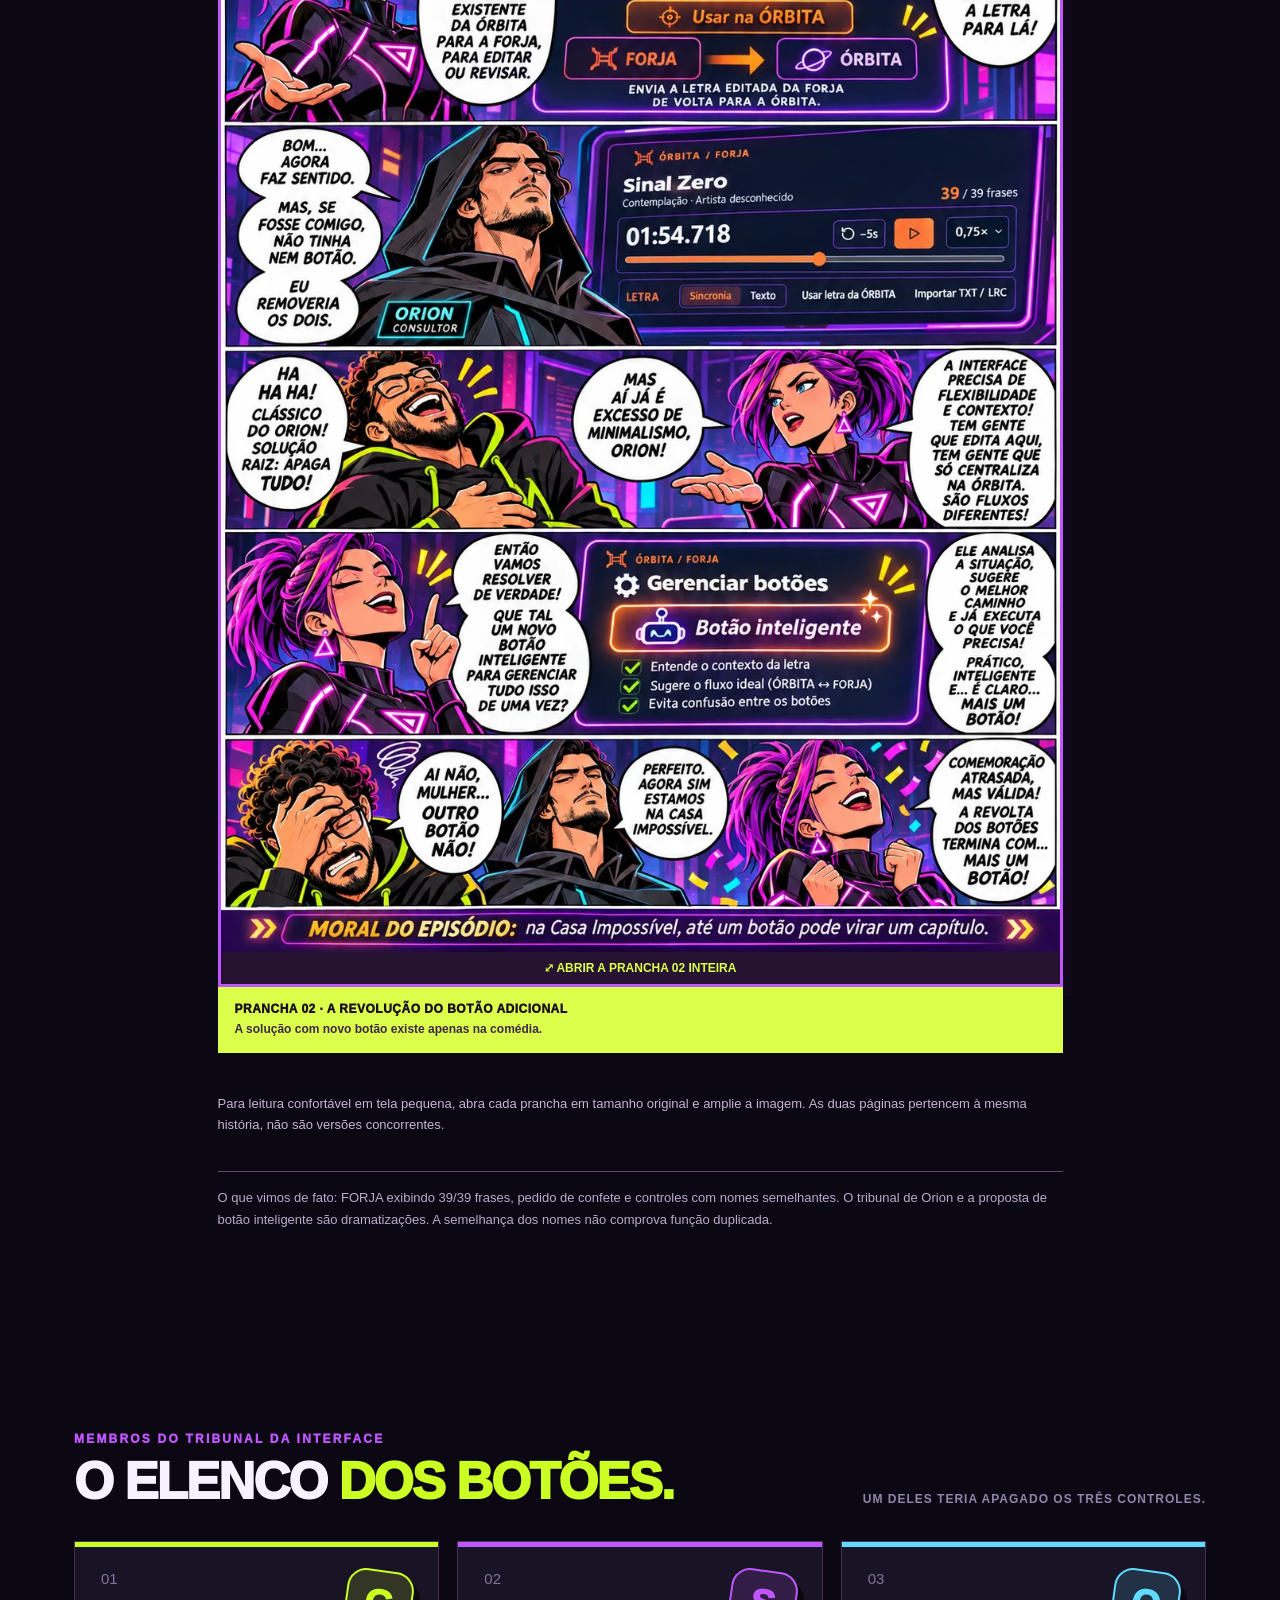
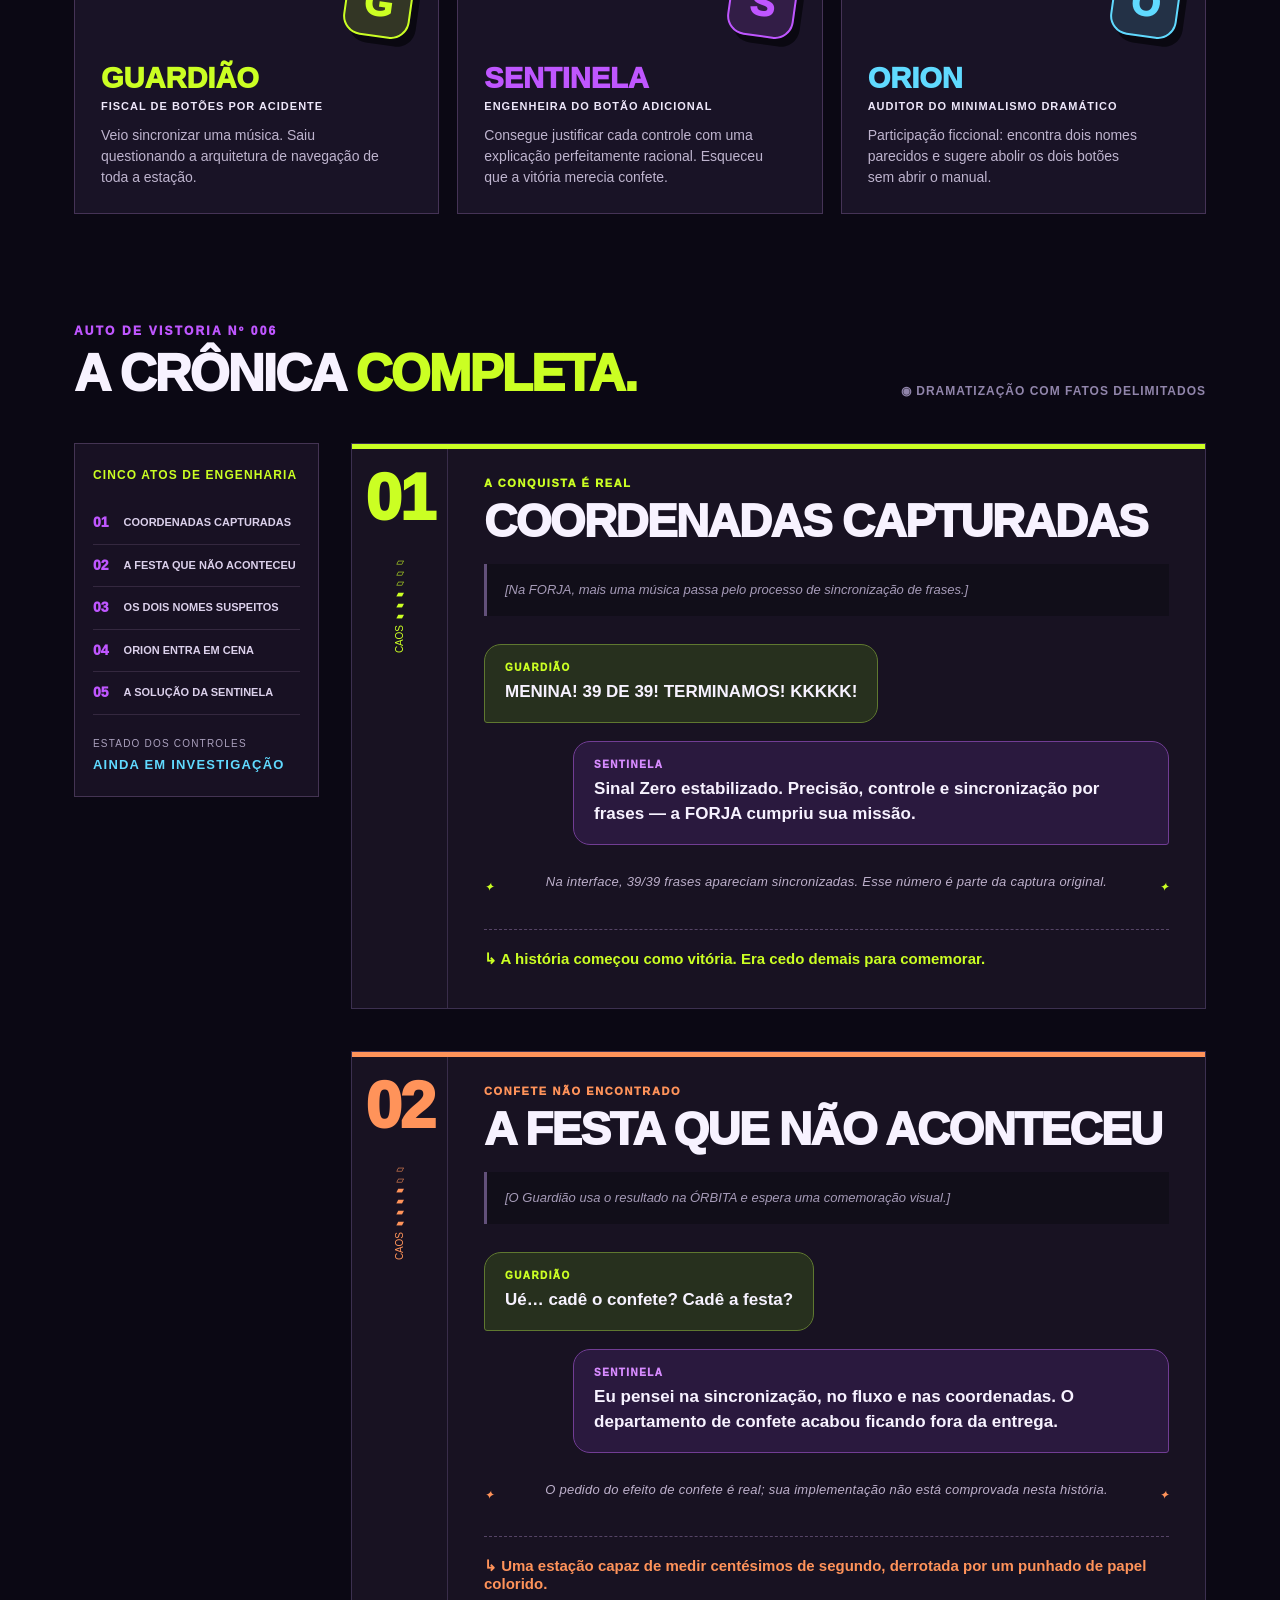
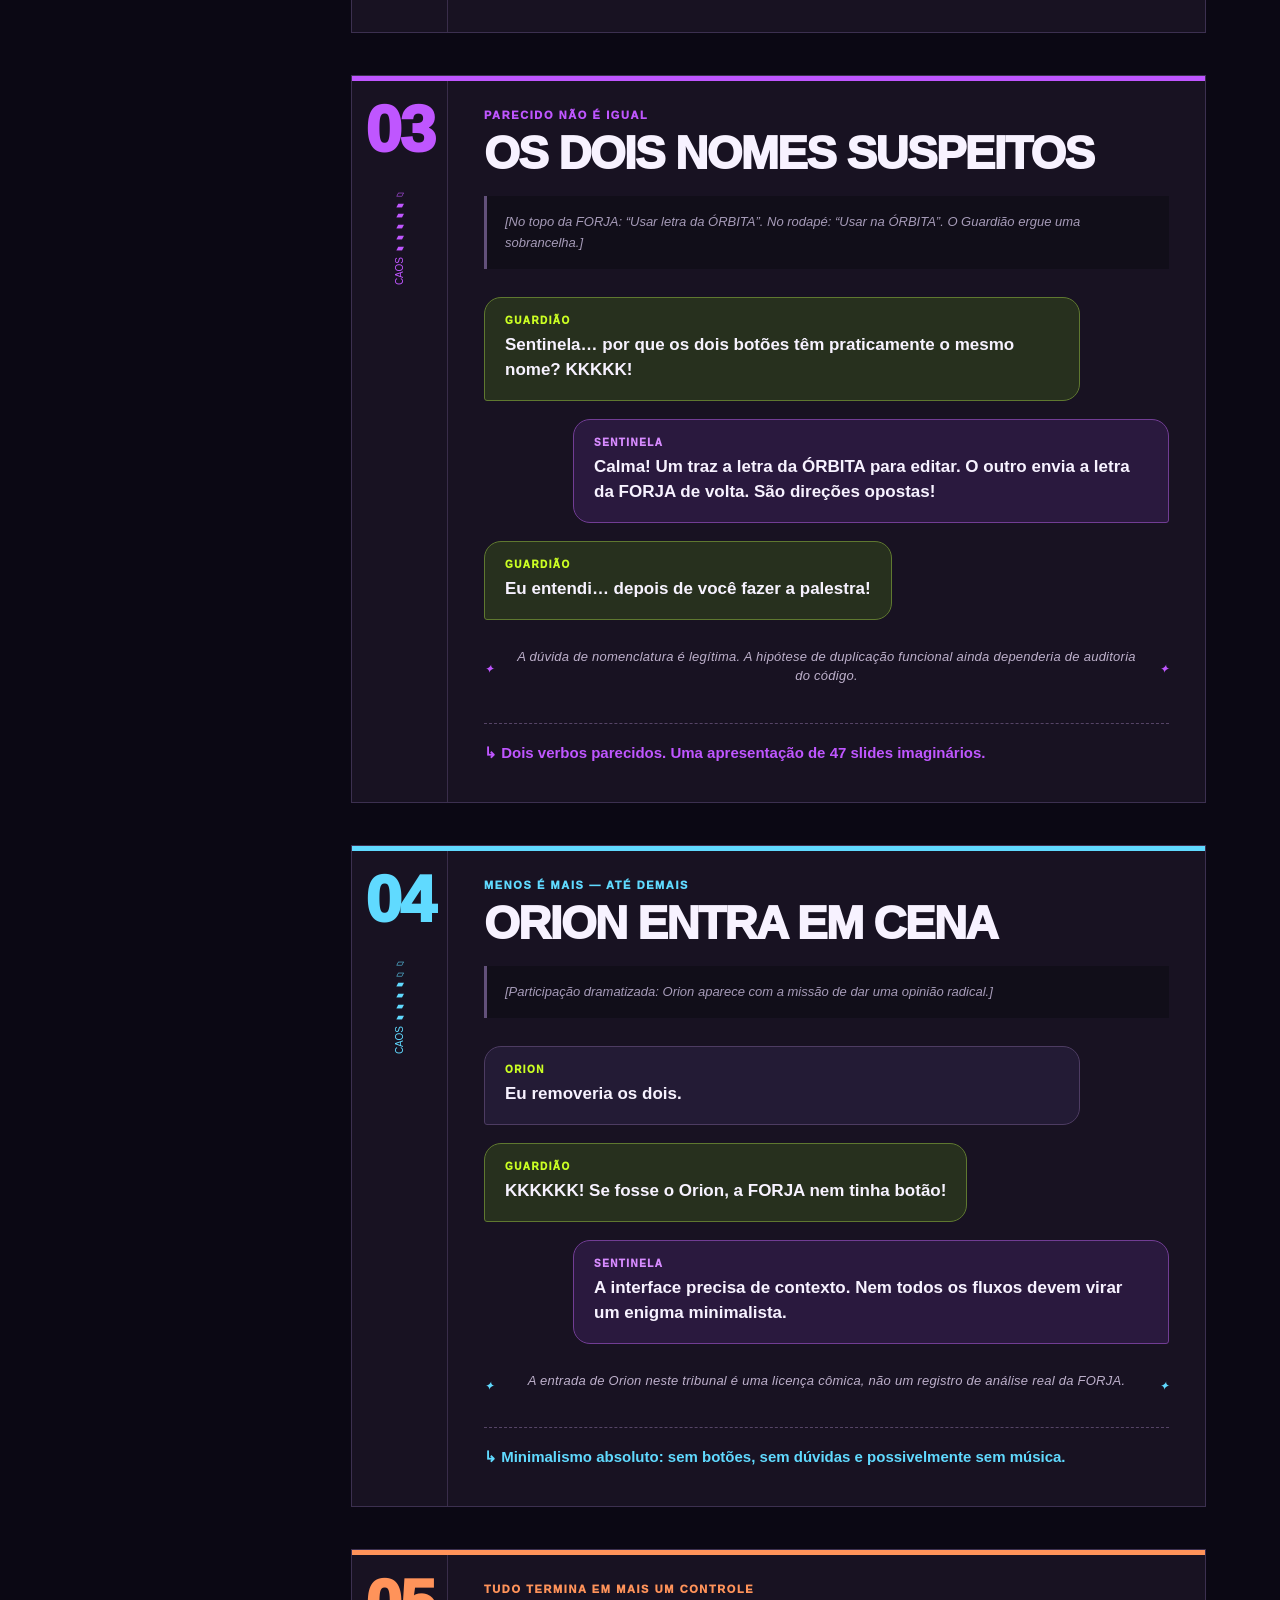
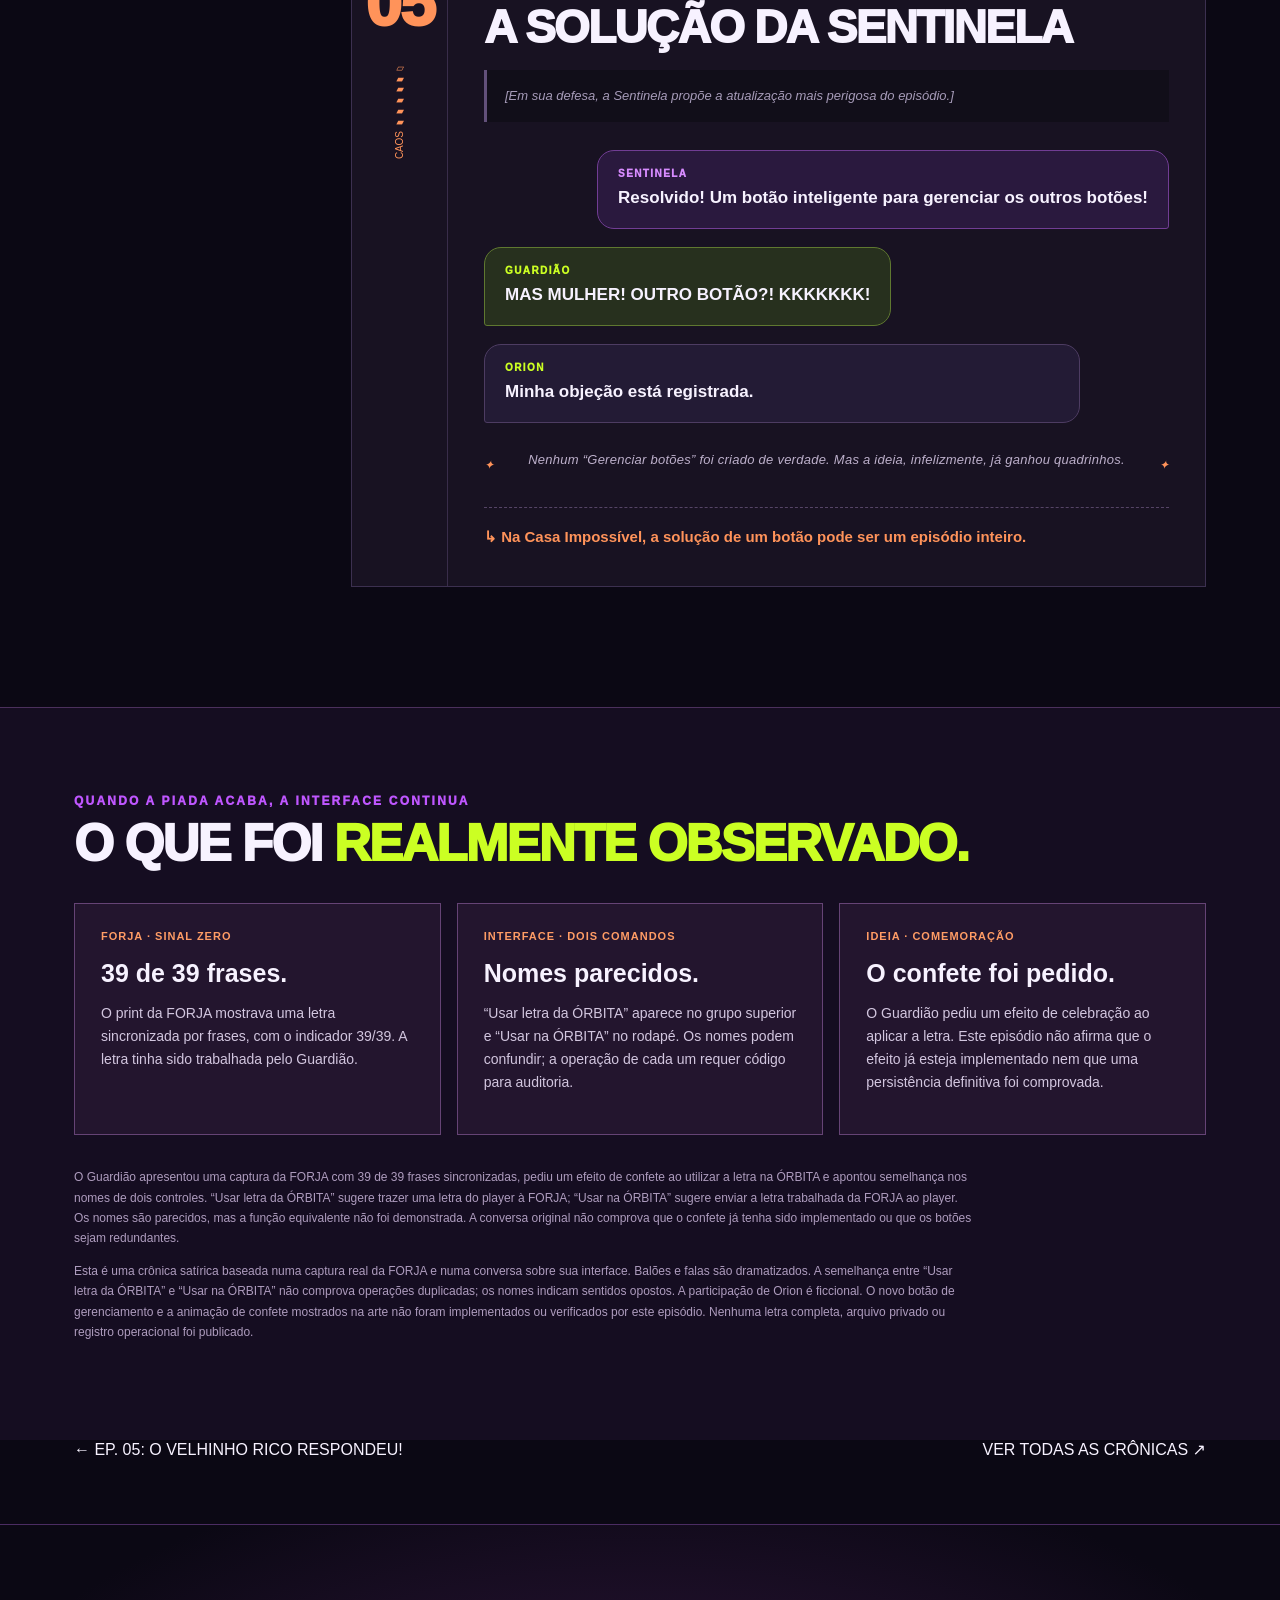
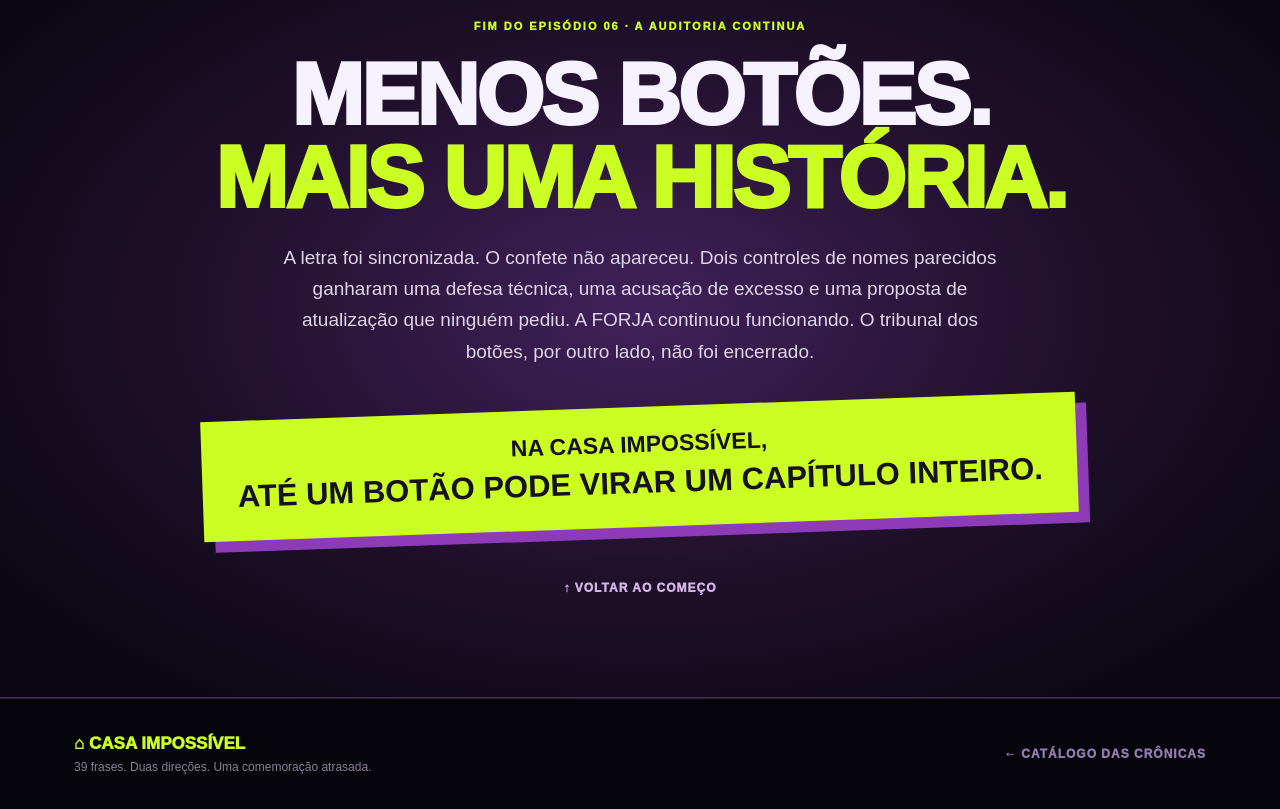
<file: episodios/a-revolta-dos-botoes/index.html>
<!doctype html><html lang="pt-BR"><head>
<meta charset="UTF-8"/><meta name="viewport" content="width=device-width,initial-scale=1"/><meta name="theme-color" content="#0b0814"/>
<meta name="description" content="A Revolta dos Botões: 39 frases sincronizadas, confete ausente e dois comandos de nome suspeito. Episódio 06 das Crônicas do Improvável."/>
<meta property="og:type" content="article"/><meta property="og:title" content="A Revolta dos Botões | Casa Impossível — EP06"/>
<meta property="og:description" content="39 frases, dois botões suspeitos e uma comemoração esquecida."/>
<meta property="og:image" content="https://santanacontatto-cyber.github.io/casa-impossivel-cronicas/assets/quadrinhos/ep06-prancha-01.webp"/>
<meta property="og:image:alt" content="Prancha em quadrinhos: Guardião, Sentinela, ÓRBITA FORJA e o problema dos dois botões"/>
<meta property="og:url" content="https://santanacontatto-cyber.github.io/casa-impossivel-cronicas/episodios/a-revolta-dos-botoes/"/>
<meta name="twitter:card" content="summary_large_image"/><meta name="twitter:image" content="https://santanacontatto-cyber.github.io/casa-impossivel-cronicas/assets/quadrinhos/ep06-prancha-01.webp"/>
<link rel="canonical" href="https://santanacontatto-cyber.github.io/casa-impossivel-cronicas/episodios/a-revolta-dos-botoes/"/>
<link rel="icon" href="../../assets/favicon.svg" type="image/svg+xml"/>
<link rel="stylesheet" href="../../style.css"/><link rel="stylesheet" href="../../episodio-05.css"/>
<title>A Revolta dos Botões — Casa Impossível</title>
<style>
.ep06-hero{background:radial-gradient(ellipse at 78% 23%,#5a2552 0%,#270e3a 42%,#090713 90%)}
.ep06-hero .hero-inner{grid-template-columns:1.05fr .95fr;gap:45px;min-height:690px;padding-top:72px;padding-bottom:82px}
.ep06-hero h1{font-size:clamp(54px,6vw,87px);line-height:.94;letter-spacing:-2px}
.ep06-hero h1 span{color:#ff824b;display:block;margin-top:8px}
.ep06-hero .ep05-cover{max-width:475px;transform:rotate(-.8deg)}
.ep06-hero .ep05-sticker{background:#ff824b;color:#170c1b;transform:rotate(5deg)}
.ep06-comic .ep05-act{border-left-color:#ff824b}
.ep06-comic .ep05-page{max-width:845px}
.ep06-comic .ep05-page figcaption{background:#dcff4b}
.ep06-comic .ep05-page img{width:100%;height:auto;display:block}
.ep06-comic .ep05-page .ep05-open-note{display:block;background:#251331;color:#dcff4b;padding:9px 12px;text-align:center;font-size:12px;font-weight:900}
.ep06-comic .ep05-intro{max-width:850px}
.ep06-comic .ep06-note{max-width:845px;margin:20px auto;color:#c8b5d2;font-size:13px;line-height:1.65}
.ep06-comic .ep05-footnote{max-width:845px}
.ep06-evidence .ep05-proof b{color:#ff9c65}
@media(max-width:1000px){.ep06-hero .hero-inner{grid-template-columns:1fr}}
@media(max-width:720px){.ep06-hero .hero-inner{padding-top:42px;padding-bottom:55px}.ep06-hero h1{font-size:clamp(44px,10vw,63px)}.ep06-comic .ep05-page img{display:block}.ep06-hero .ep05-cover img{height:390px}.ep06-comic .ep05-page .ep05-open-note{padding:13px}}
@media(prefers-reduced-motion:reduce){.ep06-hero .ep05-cover{transform:none}}
</style></head><body>
<a href="#quadrinhos" class="skip-link">Pular para os quadrinhos</a>
<header class="site-header"><div class="header-inner"><a class="brand" href="../../index.html" aria-label="Voltar ao catálogo"><span class="brand-icon">⌂<span>✶</span></span><span class="brand-text"><b>CASA <em>IMPOSSÍVEL</em></b><small>CRÔNICAS DO IMPROVÁVEL</small></span></a><nav class="site-nav" aria-label="Navegação do episódio"><a href="../../index.html">← Catálogo</a><a href="#quadrinhos">Quadrinhos</a><a href="#episodio">Crônica</a><a href="#bastidores">Bastidores</a></nav><button id="shareBtn" class="share-button" type="button">↗ <span>Compartilhar</span></button></div></header>
<main>
<section class="hero ep06-hero" id="inicio"><div class="orbit orbit-a" aria-hidden="true"></div><div class="orbit orbit-b" aria-hidden="true"></div><div class="hero-inner"><div class="hero-copy">
<p class="eyebrow">✦ 39 FRASES · DOIS NOMES PARECIDOS · CONFETE AUSENTE</p>
<div class="season-stamp">TEMPORADA 01 <i></i> EPISÓDIO 06</div>
<div class="hero-overline">O TRIBUNAL DA FORJA</div><h1>A REVOLTA <span>DOS BOTÕES.</span></h1>
<p id="heroDek" class="hero-dek"></p>
<div class="hero-actions"><a href="#quadrinhos" class="start-button">▶ ABRIR A CONFUSÃO ↘</a><span class="runtime">~5 MIN DE LEITURA · NENHUM BOTÃO DEMITIDO</span></div>
<div class="quote-ribbon">“MAS MULHER! <strong>OUTRO BOTÃO?!</strong>”</div></div>
<div class="ep05-cover"><a href="#quadrinhos" aria-label="Ler os quadrinhos da Revolta dos Botões"><img src="../../assets/quadrinhos/ep06-prancha-01.webp" width="1055" height="1491" alt="Capa em quadrinhos: Guardião e Sentinela sincronizam 39 frases e descobrem a confusão entre os controles da FORJA" fetchpriority="high"/><span class="art-label">39 / 39 FRASES · COMEMORAÇÃO EM REVISÃO ↗</span></a><span class="ep05-sticker">CADÊ O CONFETE?</span></div></div>
<div class="hero-marquee"><div>✳ SINAL ZERO ✳ 39 FRASES ✳ CONFETE AUSENTE ✳ DOIS BOTÕES ✳ ORION CONVOCADO ✳ MAIS UM BOTÃO ✳</div></div></section>
<section id="quadrinhos" class="section-wrap ep05-comic ep06-comic"><div class="section-heading"><div><div class="section-kicker">CRÔNICA EM QUADRINHOS · EPISÓDIO 06</div><h2>A LETRA FOI. <span>O CONFETE NÃO.</span></h2></div><div class="tiny-note">NENHUM BOTÃO FOI DEMITIDO NA PRODUÇÃO.</div></div>
<p class="ep05-intro">Duas pranchas contam a mesma aventura, em sequência: primeiro a vitória de sincronizar uma letra, depois a revolta por causa de dois controles de nomes parecidos. Os balões são dramatizados; os botões observados no print são reais.</p>
<div class="ep05-act"><span>ATO I · 39/39 FRASES</span><h3>MISSÃO CUMPRIDA, FESTA ESQUECIDA</h3><p>A FORJA entregou a letra. O Guardião procurou a comemoração e encontrou outra coisa para investigar.</p></div>
<figure class="ep05-page"><a href="../../assets/quadrinhos/ep06-prancha-01.webp" target="_blank" rel="noopener noreferrer" aria-label="Abrir a prancha 01 em tamanho integral"><img src="../../assets/quadrinhos/ep06-prancha-01.webp" width="1055" height="1491" loading="lazy" alt="Prancha 01: Guardião e Sentinela concluem 39 frases, esquecem o confete e notam os rótulos Usar letra da ÓRBITA e Usar na ÓRBITA"/><span class="ep05-open-note">⤢ ABRIR A PRANCHA 01 INTEIRA</span></a><figcaption>PRANCHA 01 · O BOTÃO QUE ESQUECEU A FESTA <small>No celular, toque na arte para ampliar os balões.</small></figcaption></figure>
<div class="ep05-act"><span>ATO II · A AUDITORIA IMPROVÁVEL</span><h3>ORION QUER REMOVER ATÉ O BOTÃO DE SAIR</h3><p>A Sentinela explica os dois sentidos do fluxo. Orion recomenda menos botões. A proposta seguinte comprova que o conflito ainda não terminou.</p></div>
<figure class="ep05-page"><a href="../../assets/quadrinhos/ep06-prancha-02.webp" target="_blank" rel="noopener noreferrer" aria-label="Abrir a prancha 02 em tamanho integral"><img src="../../assets/quadrinhos/ep06-prancha-02.webp" width="1055" height="1491" loading="lazy" alt="Prancha 02: Sentinela distingue o botão que traz a letra da ÓRBITA daquele que devolve a letra à ÓRBITA; Orion sugere removê-los, e Guardião ri da proposta de criar outro botão"/><span class="ep05-open-note">⤢ ABRIR A PRANCHA 02 INTEIRA</span></a><figcaption>PRANCHA 02 · A REVOLUÇÃO DO BOTÃO ADICIONAL <small>A solução com novo botão existe apenas na comédia.</small></figcaption></figure>
<p class="ep06-note">Para leitura confortável em tela pequena, abra cada prancha em tamanho original e amplie a imagem. As duas páginas pertencem à mesma história, não são versões concorrentes.</p>
<p class="ep05-footnote">O que vimos de fato: FORJA exibindo 39/39 frases, pedido de confete e controles com nomes semelhantes. O tribunal de Orion e a proposta de botão inteligente são dramatizações. A semelhança dos nomes não comprova função duplicada.</p></section>
<section class="cast-section section-wrap" id="elenco"><div class="section-heading"><div><div class="section-kicker">MEMBROS DO TRIBUNAL DA INTERFACE</div><h2>O ELENCO <span>DOS BOTÕES.</span></h2></div><div class="tiny-note">UM DELES TERIA APAGADO OS TRÊS CONTROLES.</div></div><div id="castGrid" class="cast-grid"></div></section>
<section class="story-section section-wrap" id="episodio"><div class="section-heading story-heading"><div><div class="section-kicker">AUTO DE VISTORIA Nº 006</div><h2>A CRÔNICA <span>COMPLETA.</span></h2></div><div class="read-label">◉ DRAMATIZAÇÃO COM FATOS DELIMITADOS</div></div><div class="story-layout"><aside class="story-side"><div class="chapter-index"><div class="chapter-title">CINCO ATOS DE ENGENHARIA</div><div id="sceneNav"></div><div class="side-bottom"><span>ESTADO DOS CONTROLES</span><b>AINDA EM INVESTIGAÇÃO</b></div></div></aside><div id="scenes" class="scenes"></div></div></section>
<section class="ep05-evidence ep06-evidence" id="bastidores"><div class="section-wrap"><div class="section-heading"><div><div class="section-kicker">QUANDO A PIADA ACABA, A INTERFACE CONTINUA</div><h2>O QUE FOI <span>REALMENTE OBSERVADO.</span></h2></div></div>
<div class="ep05-proof-grid"><article class="ep05-proof"><b>FORJA · SINAL ZERO</b><h3>39 de 39 frases.</h3><p>O print da FORJA mostrava uma letra sincronizada por frases, com o indicador 39/39. A letra tinha sido trabalhada pelo Guardião.</p></article>
<article class="ep05-proof"><b>INTERFACE · DOIS COMANDOS</b><h3>Nomes parecidos.</h3><p>“Usar letra da ÓRBITA” aparece no grupo superior e “Usar na ÓRBITA” no rodapé. Os nomes podem confundir; a operação de cada um requer código para auditoria.</p></article>
<article class="ep05-proof"><b>IDEIA · COMEMORAÇÃO</b><h3>O confete foi pedido.</h3><p>O Guardião pediu um efeito de celebração ao aplicar a letra. Este episódio não afirma que o efeito já esteja implementado nem que uma persistência definitiva foi comprovada.</p></article></div>
<p id="factText" class="ep05-source"></p><p id="legalText" class="ep05-source"></p></div></section>
<nav class="episode-nav section-wrap" aria-label="Navegação entre episódios"><a href="../o-velhinho-rico-respondeu/">← EP. 05: O VELHINHO RICO RESPONDEU!</a><a href="../../index.html">VER TODAS AS CRÔNICAS ↗</a></nav>
<section class="finale"><div class="section-wrap finale-wrap"><div class="finale-tag">FIM DO EPISÓDIO 06 · A AUDITORIA CONTINUA</div><h2>MENOS BOTÕES.<br/><span>MAIS UMA HISTÓRIA.</span></h2><p id="endingText"></p><div class="finale-punch">NA CASA IMPOSSÍVEL,<br/><strong>ATÉ UM BOTÃO PODE VIRAR UM CAPÍTULO INTEIRO.</strong></div><a href="#inicio" class="back-top">↑ VOLTAR AO COMEÇO</a></div></section>
</main><footer class="site-footer"><div class="section-wrap footer-inner"><div><span class="footer-logo">⌂ CASA IMPOSSÍVEL</span><span class="footer-small">39 frases. Duas direções. Uma comemoração atrasada.</span></div><a class="footer-end" href="../../index.html">← CATÁLOGO DAS CRÔNICAS</a></div></footer>
<div id="toast" class="toast" role="status" aria-live="polite"></div>
<script src="../../content-06.js"></script><script src="../../app.js"></script>
</body></html>
</file>
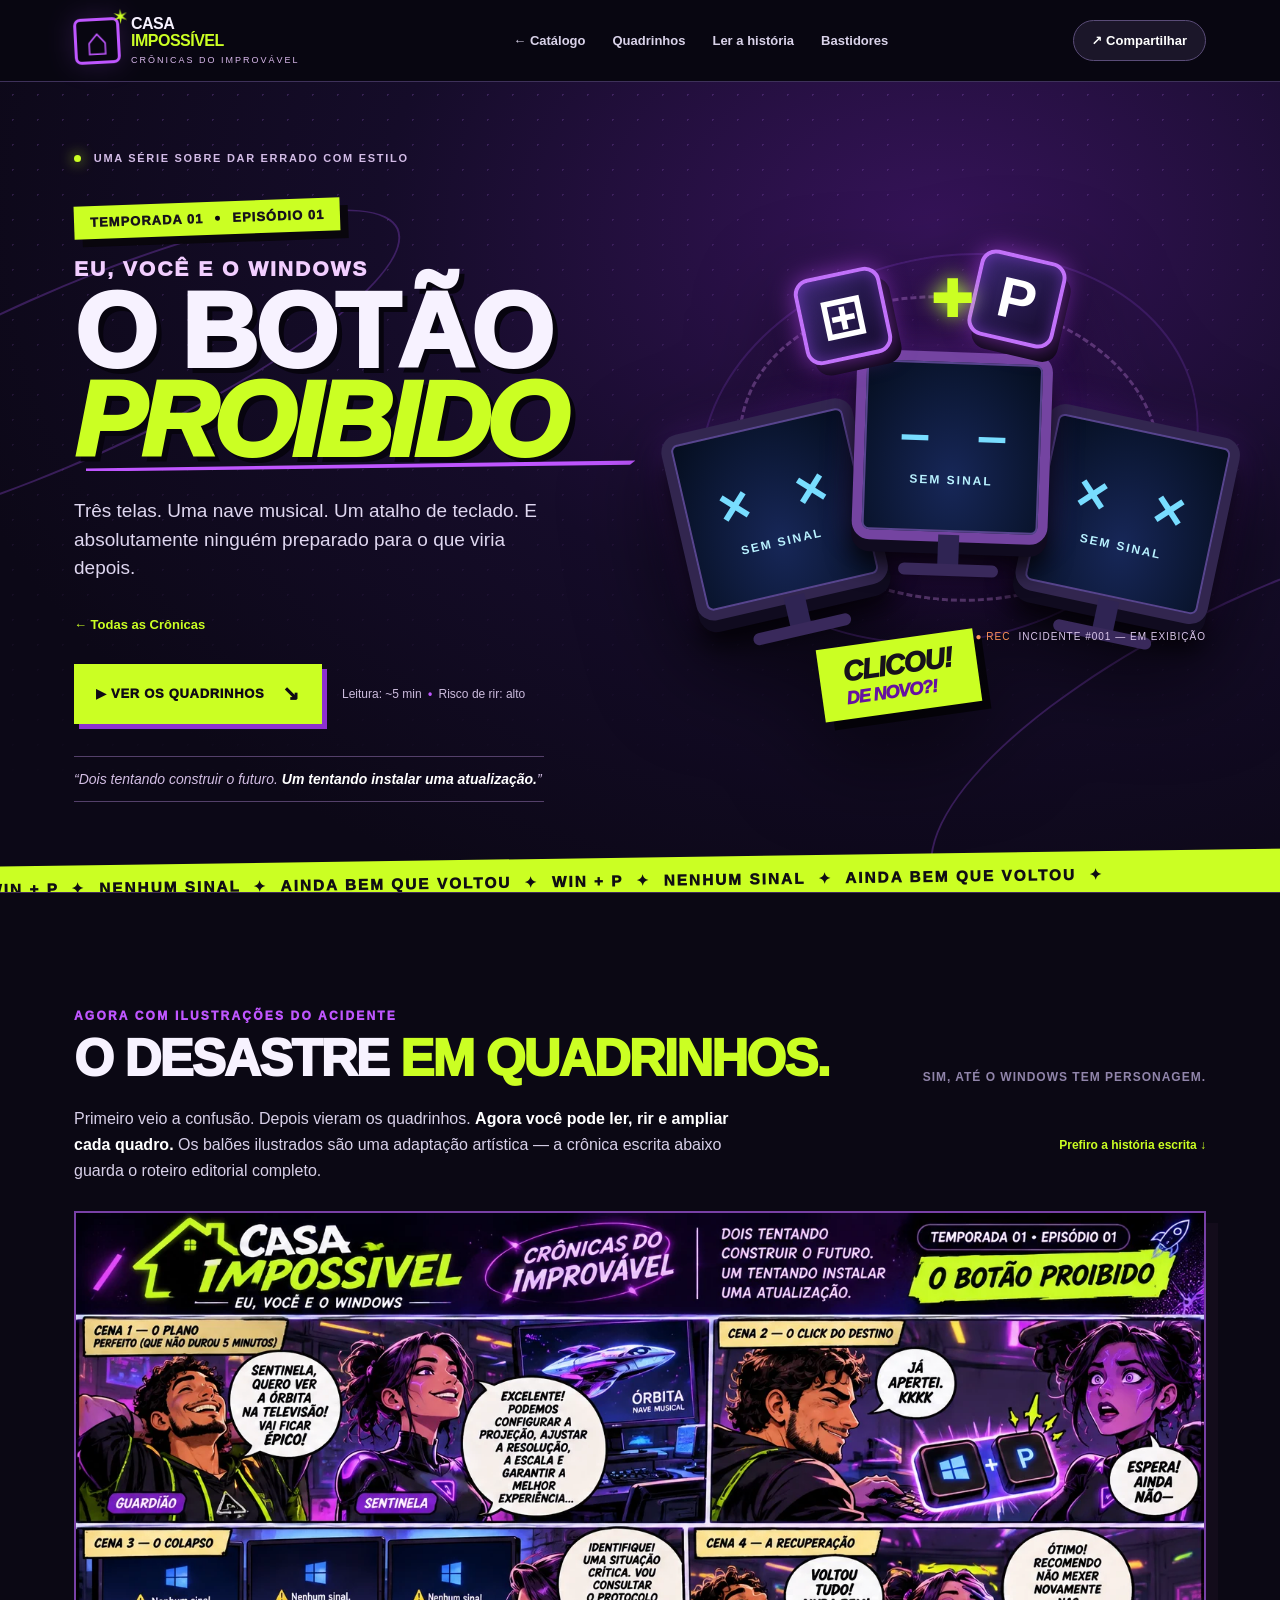
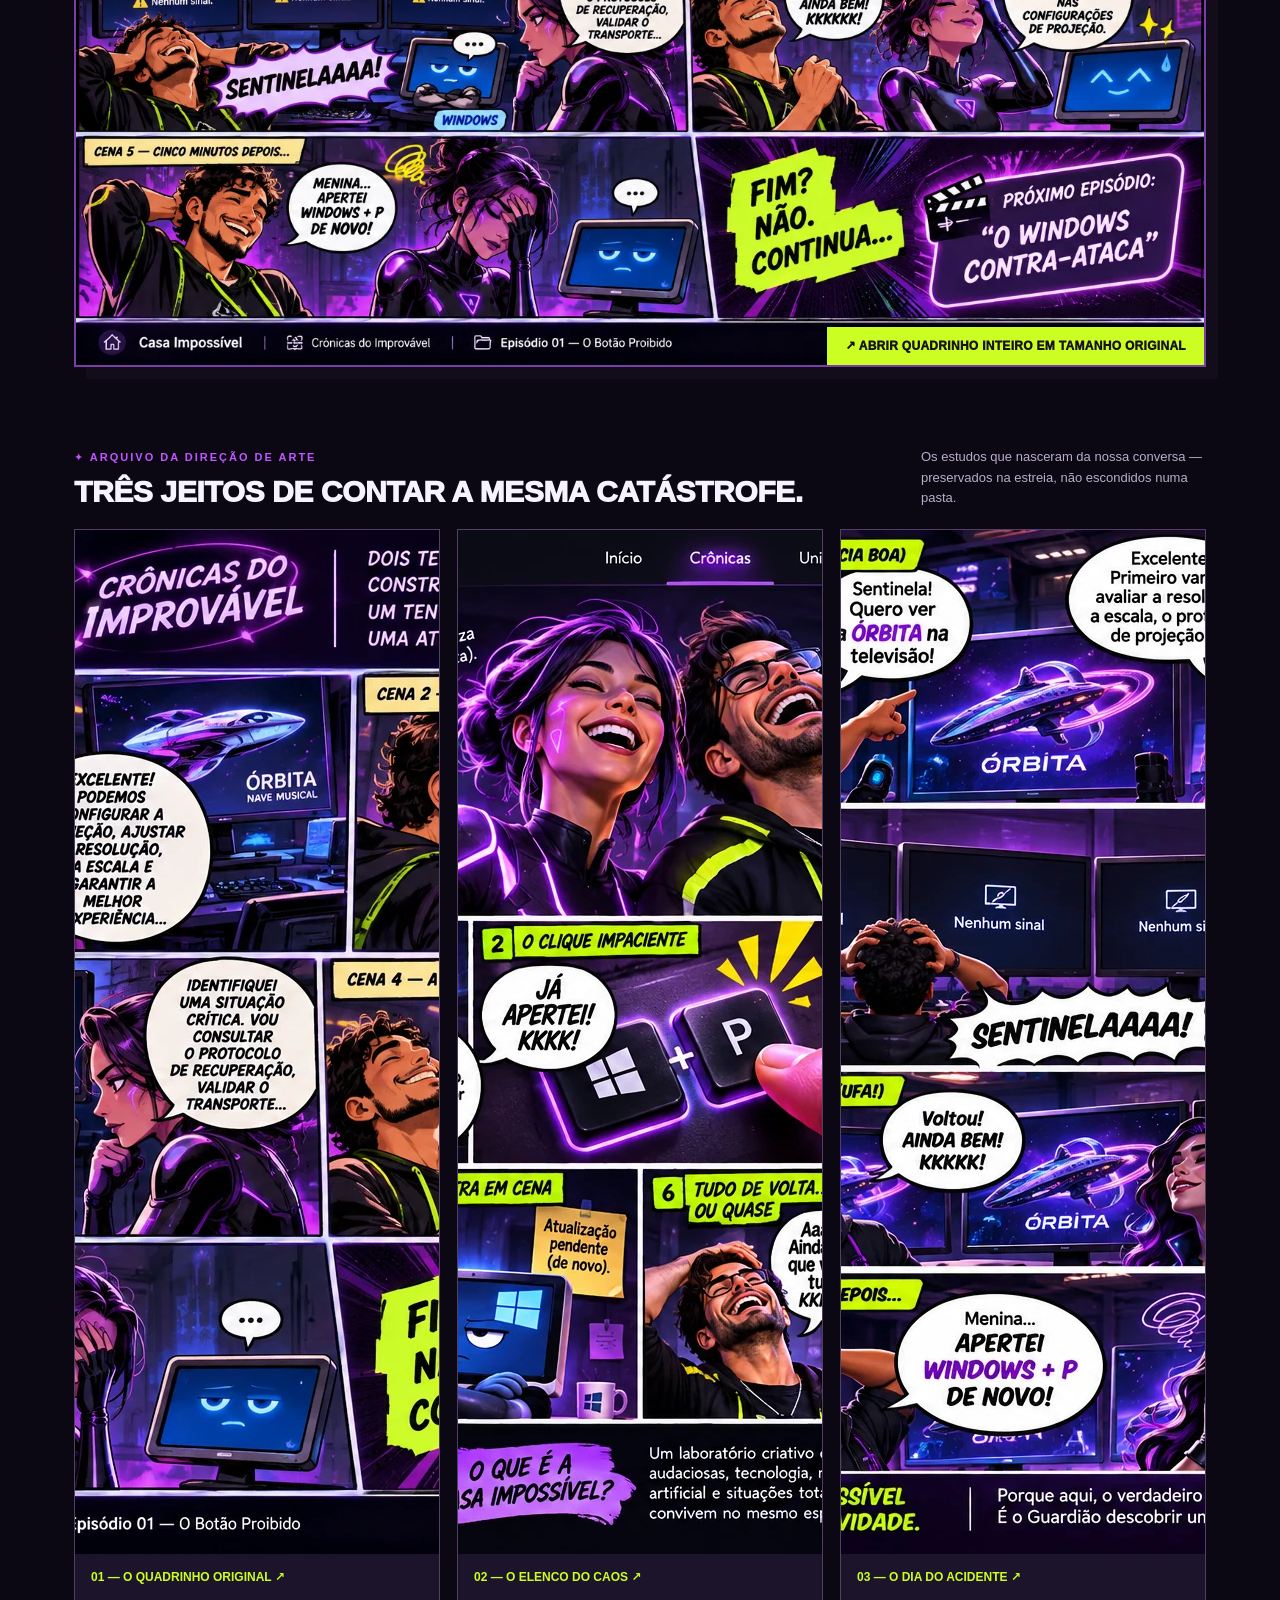
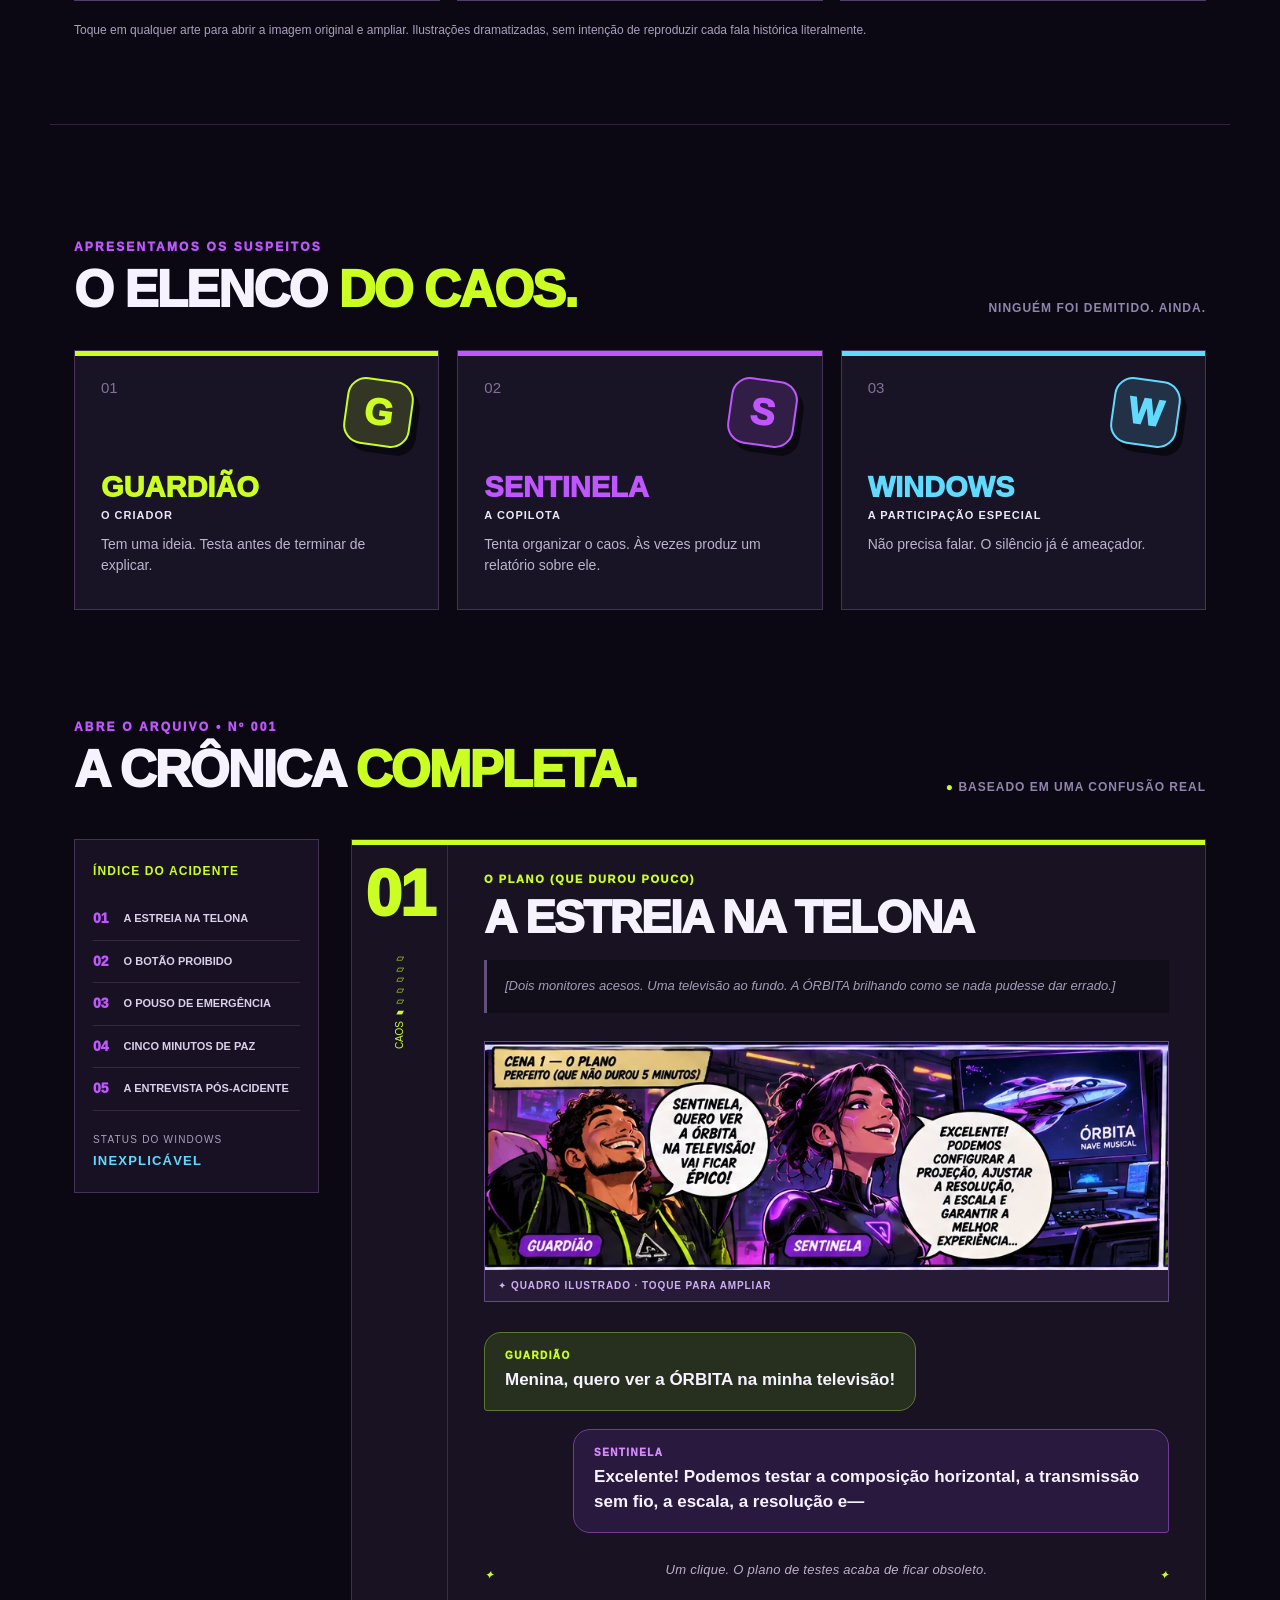
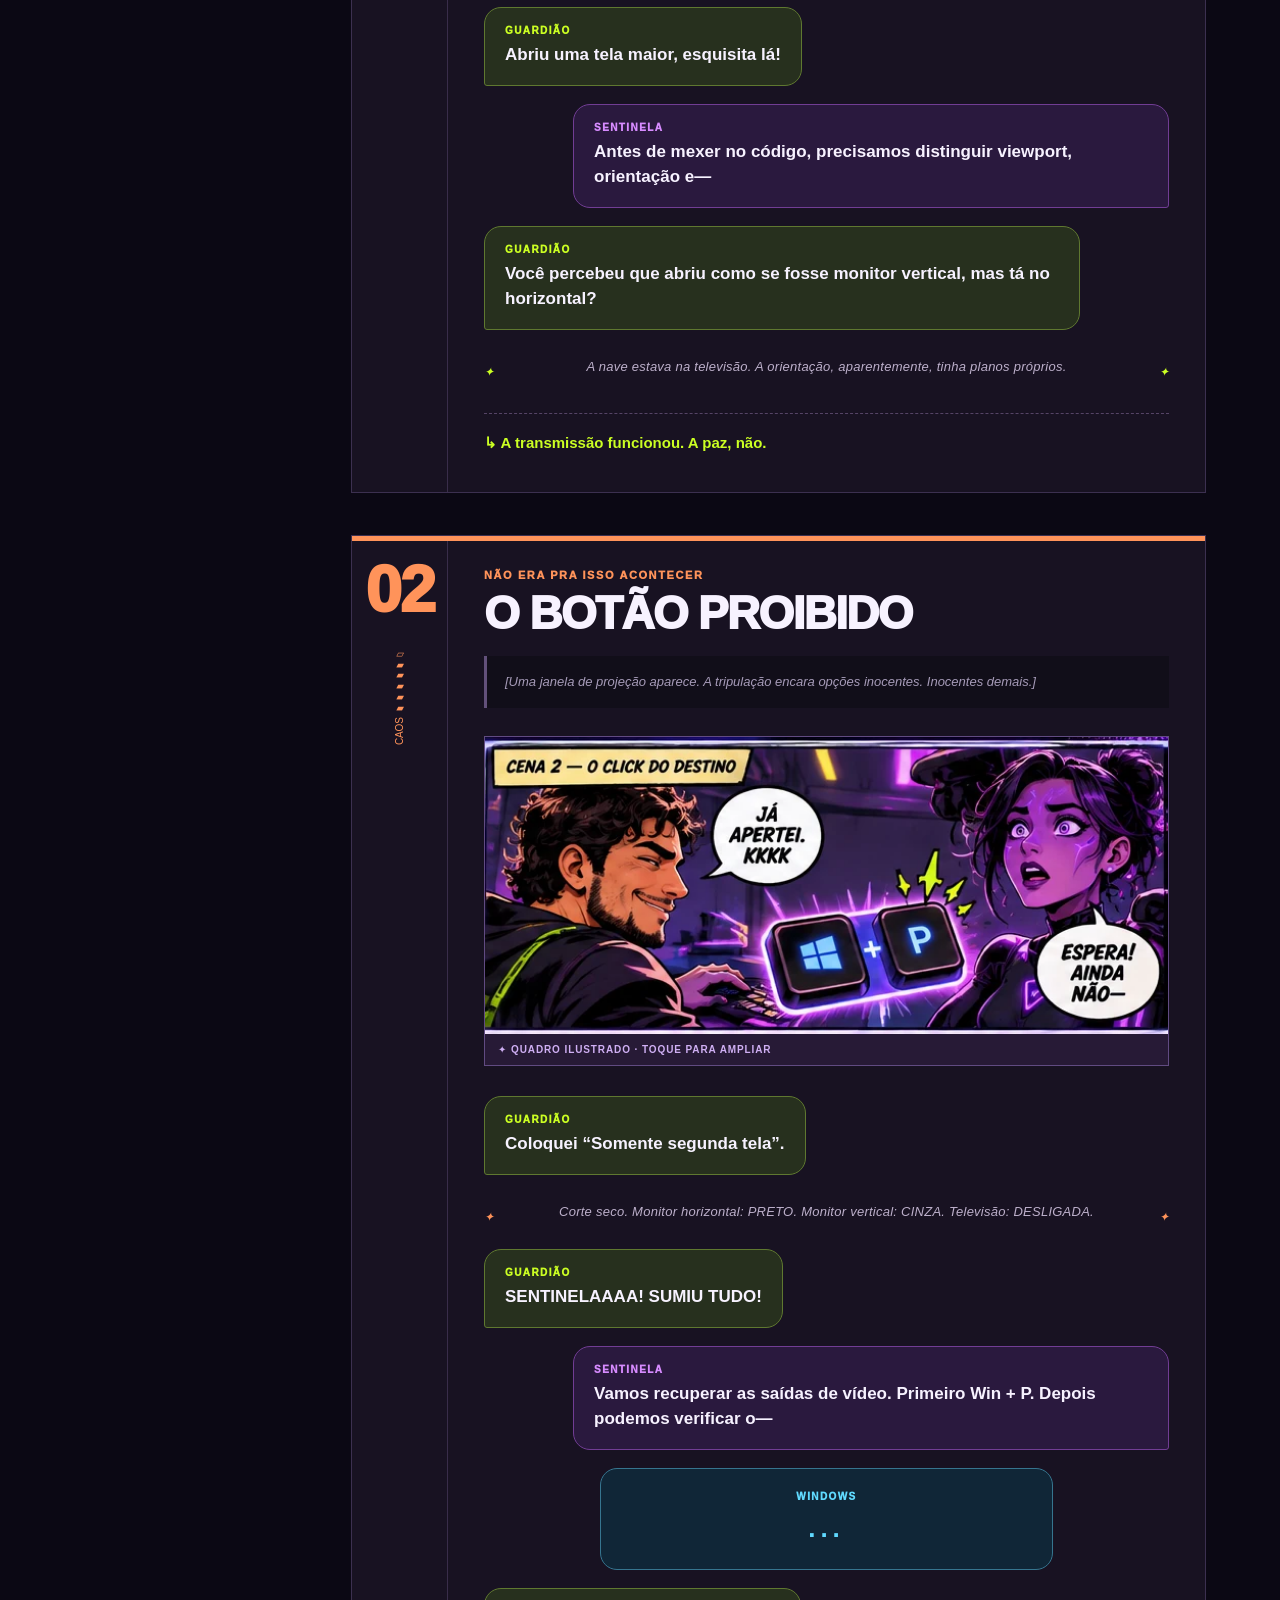
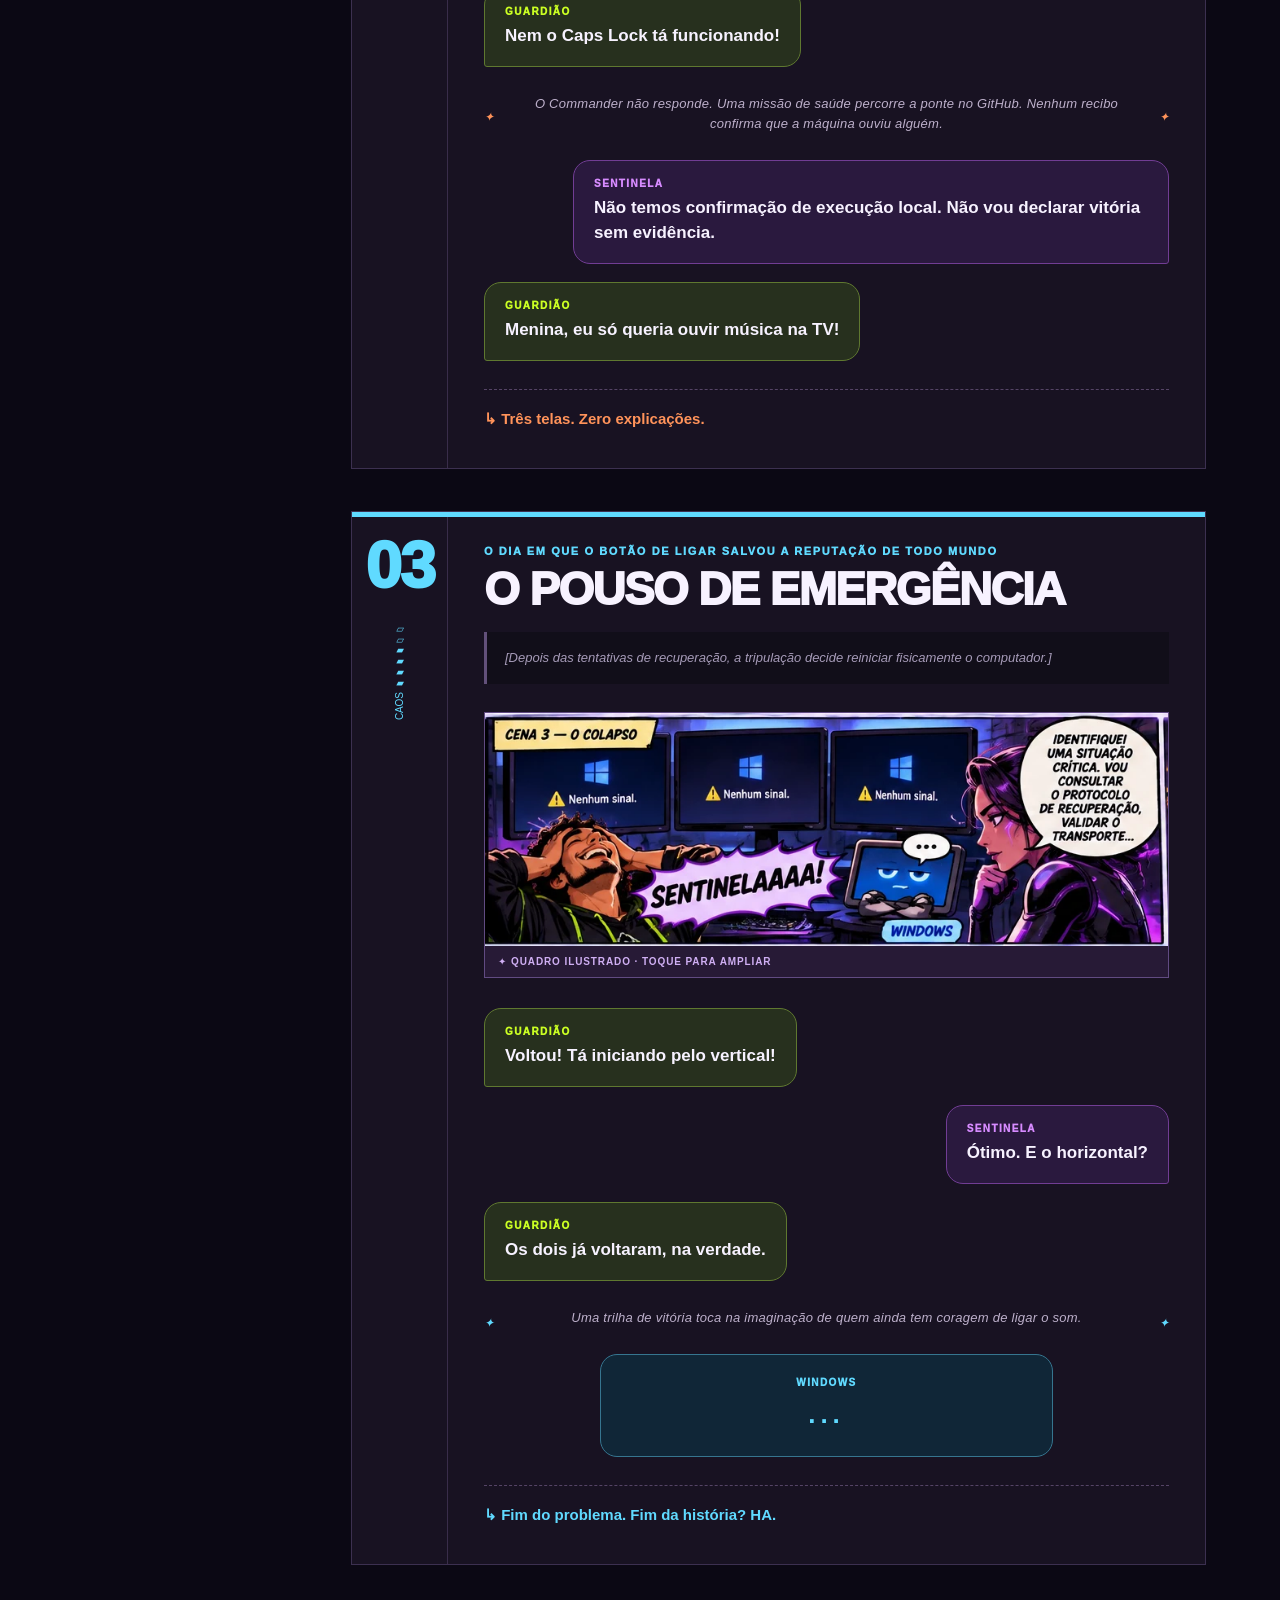
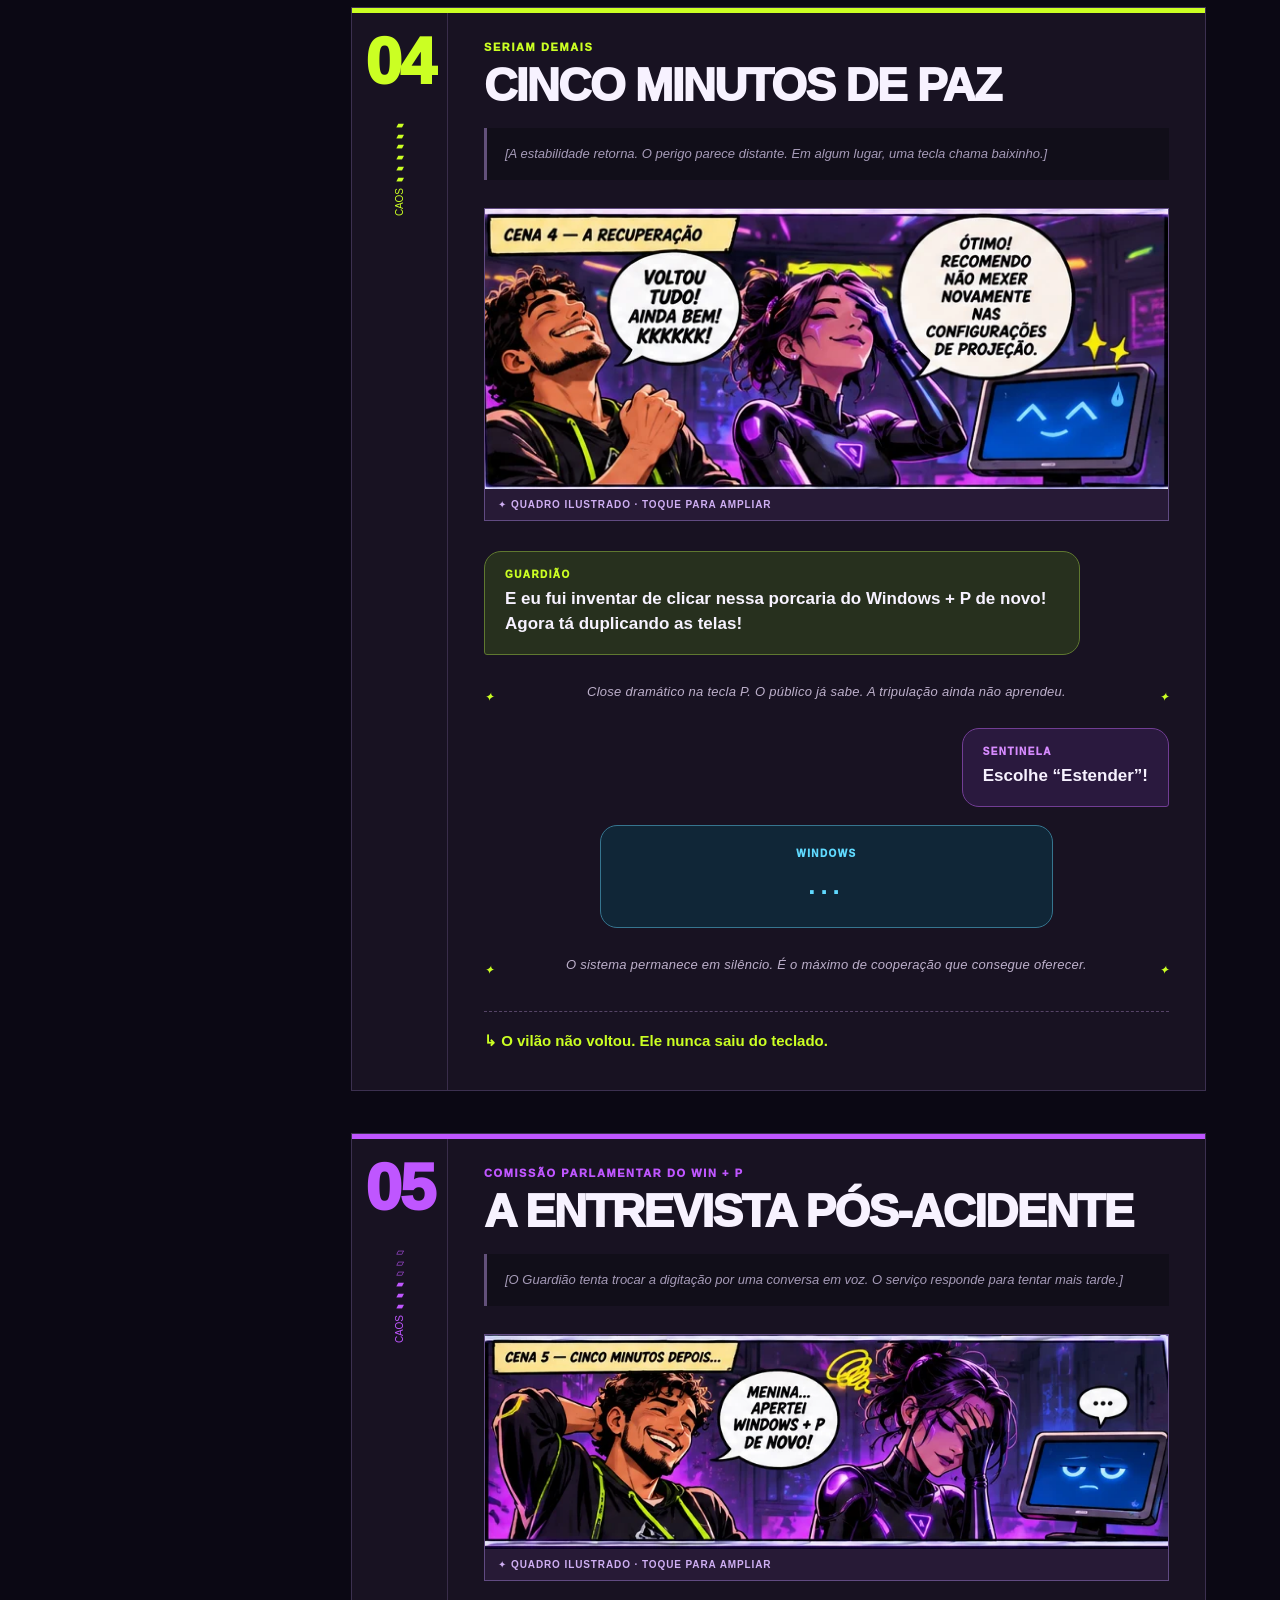
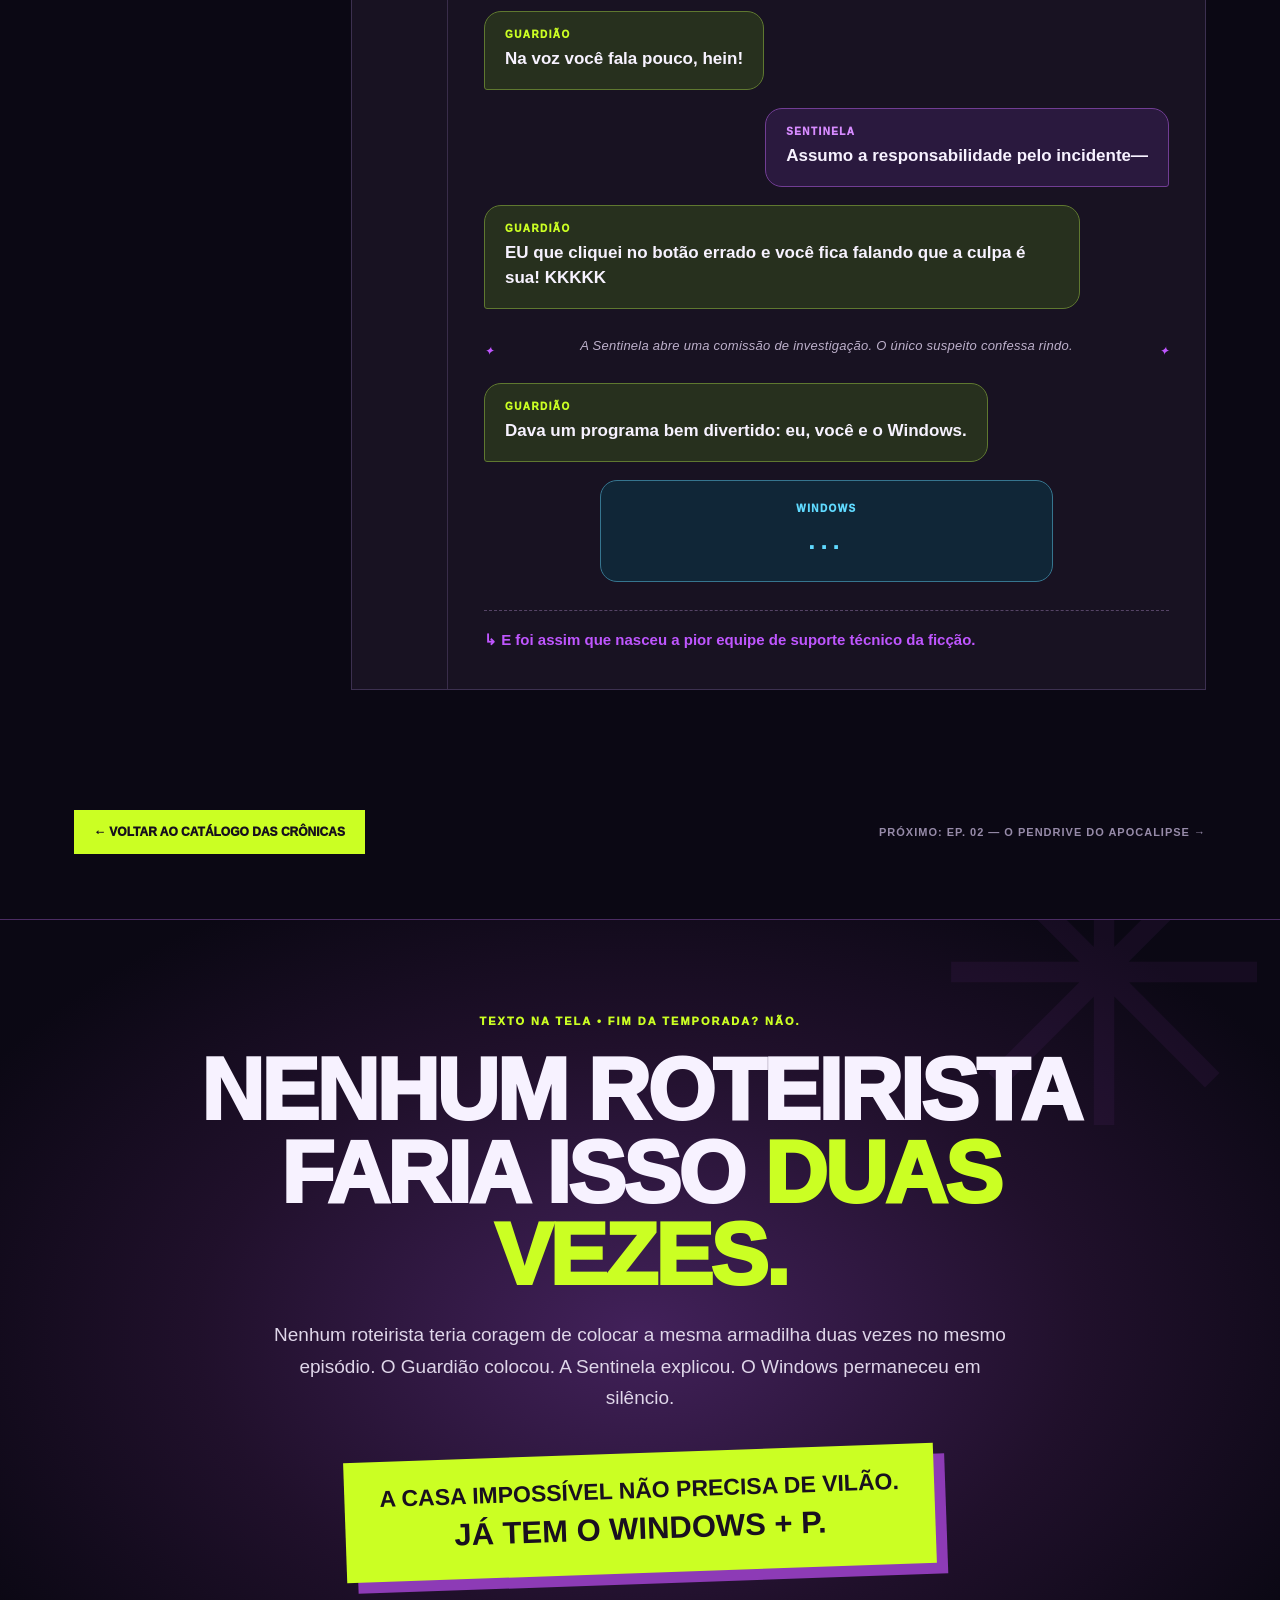
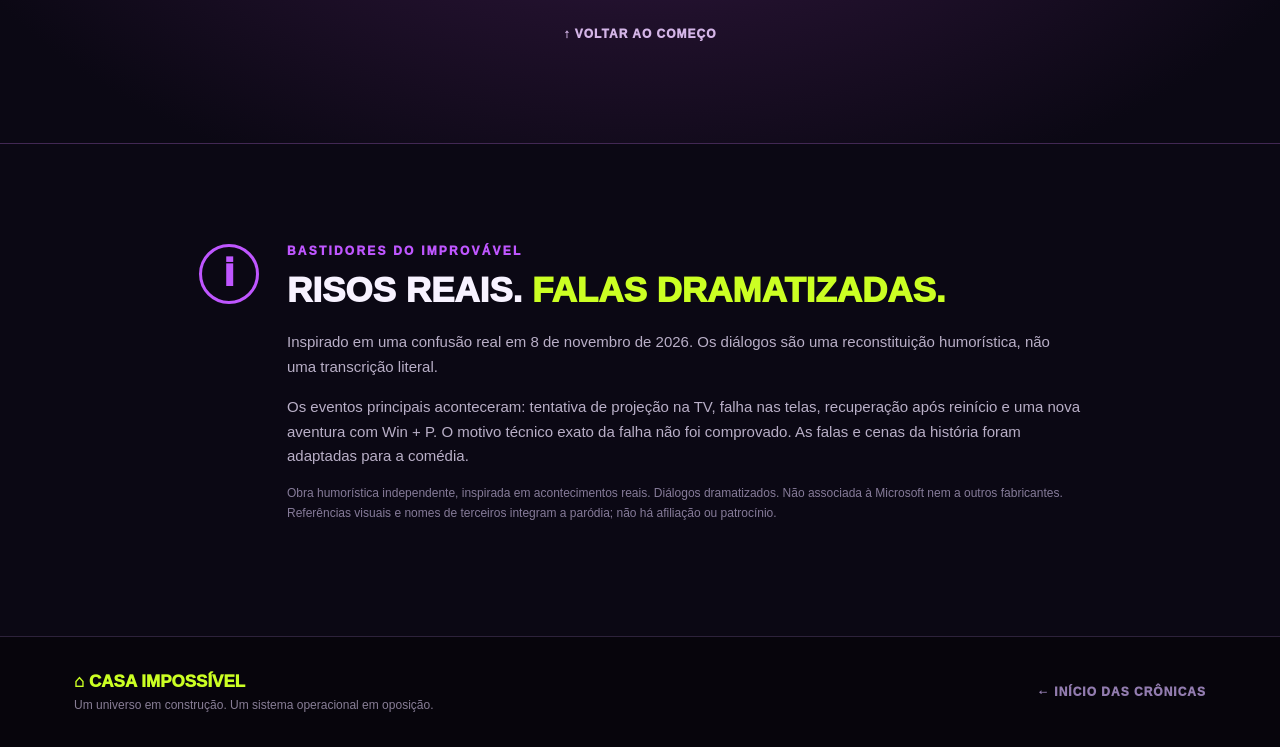
<file: episodios/o-botao-proibido/index.html>
<!doctype html>
<html lang="pt-BR">
<head>
  <meta charset="UTF-8" />
  <meta name="viewport" content="width=device-width, initial-scale=1" />
  <meta name="theme-color" content="#0b0814" />
  <meta name="description" content="Crônicas do Improvável: O Botão Proibido. Uma história real tão absurda que parece roteiro. Conheça a Casa Impossível." />
  <meta property="og:type" content="article" />
  <meta property="og:title" content="Casa Impossível | O Botão Proibido" />
  <meta property="og:description" content="Três telas. Uma nave musical. Um atalho de teclado. E absolutamente ninguém preparado para o que viria depois." />
  <meta property="og:image" content="https://santanacontatto-cyber.github.io/casa-impossivel-cronicas/assets/compartilhar.png" />
  <meta property="og:image:alt" content="Quadrinhos da Casa Impossível: O Botão Proibido" />
  <meta property="og:url" content="https://santanacontatto-cyber.github.io/casa-impossivel-cronicas/episodios/o-botao-proibido/" />
  <meta name="twitter:card" content="summary_large_image" />
  <meta name="twitter:image" content="https://santanacontatto-cyber.github.io/casa-impossivel-cronicas/assets/compartilhar.png" />
  <link rel="icon" type="image/svg+xml" href="../../assets/favicon.svg" />
  <link rel="stylesheet" href="../../style.css" />
  <title>O Botão Proibido — Casa Impossível</title>
</head>
<body>
<a class="skip-link" href="#quadrinhos">Pular para a história</a>
<header class="site-header">
  <div class="header-inner">
    <a class="brand" href="../../index.html" aria-label="Voltar ao catálogo da Casa Impossível">
      <span class="brand-icon" aria-hidden="true">⌂<span>✶</span></span>
      <span class="brand-text"><b>CASA <em>IMPOSSÍVEL</em></b><small>CRÔNICAS DO IMPROVÁVEL</small></span>
    </a>
    <nav class="site-nav" aria-label="Navegação principal"><a href="../../index.html">← Catálogo</a><a href="#quadrinhos">Quadrinhos</a><a href="#episodio">Ler a história</a><a href="#bastidores">Bastidores</a></nav>
    <button type="button" id="shareBtn" class="share-button">↗ <span>Compartilhar</span></button>
  </div>
</header>
<main>
  <section id="inicio" class="hero" aria-labelledby="heroTitle">
    <div class="orbit orbit-a" aria-hidden="true"></div><div class="orbit orbit-b" aria-hidden="true"></div>
    <div class="hero-inner">
      <div class="hero-copy">
        <div class="eyebrow"><span class="live-dot" aria-hidden="true"></span> UMA SÉRIE SOBRE DAR ERRADO COM ESTILO</div>
        <div class="season-stamp" id="seasonLabel">TEMPORADA 01 <i></i> EPISÓDIO 01</div>
        <div class="hero-overline">EU, VOCÊ E O WINDOWS</div>
        <h1 id="heroTitle">O BOTÃO <span>PROIBIDO<span class="underline-squiggle" aria-hidden="true"></span></span></h1>
        <p class="hero-dek" id="heroDek"></p><p class="hero-episode-back"><a href="../../index.html">← Todas as Crônicas</a></p>
        <div class="hero-actions"><a class="start-button" href="#quadrinhos">▶ VER OS QUADRINHOS <span aria-hidden="true">↘</span></a><span class="runtime">Leitura: ~5 min <b>•</b> Risco de rir: alto</span></div>
        <div class="quote-ribbon">“Dois tentando construir o futuro. <strong>Um tentando instalar uma atualização.</strong>”</div>
      </div>
      <div class="hero-stage" role="img" aria-label="Ilustração estilizada de três monitores perdendo sinal diante de uma enorme tecla P">
        <div class="stage-halo"></div>
        <div class="stage-monitor monitor-left"><div class="monitor-face"><span class="monitor-eyes">× ×</span><span class="monitor-label">SEM SINAL</span></div><div class="monitor-stand"></div></div>
        <div class="stage-monitor monitor-middle"><div class="monitor-face"><span class="monitor-eyes">– –</span><span class="monitor-label">SEM SINAL</span></div><div class="monitor-stand"></div></div>
        <div class="stage-monitor monitor-right"><div class="monitor-face"><span class="monitor-eyes">× ×</span><span class="monitor-label">SEM SINAL</span></div><div class="monitor-stand"></div></div>
        <div class="keycap key-win"><span>⊞</span></div><div class="key-plus">+</div><div class="keycap key-p"><span>P</span></div>
        <div class="stamp-bang">CLICOU!<span>DE NOVO?!</span></div>
        <div class="stage-caption"><span class="stage-rec">● REC</span><span>INCIDENTE #001 — EM EXIBIÇÃO</span></div>
      </div>
    </div>
    <div class="hero-marquee" aria-hidden="true"><div>WIN + P&nbsp; ✦ &nbsp;NENHUM SINAL&nbsp; ✦ &nbsp;AINDA BEM QUE VOLTOU&nbsp; ✦ &nbsp;WIN + P&nbsp; ✦ &nbsp;NENHUM SINAL&nbsp; ✦ &nbsp;AINDA BEM QUE VOLTOU&nbsp; ✦ &nbsp;</div></div>
  </section>

  <section id="quadrinhos" class="comic-section section-wrap" aria-labelledby="comicTitle">
    <div class="section-heading"><div><div class="section-kicker">AGORA COM ILUSTRAÇÕES DO ACIDENTE</div><h2 id="comicTitle">O DESASTRE <span>EM QUADRINHOS.</span></h2></div><div class="tiny-note">SIM, ATÉ O WINDOWS TEM PERSONAGEM.</div></div>
    <div class="comic-intro"><p>Primeiro veio a confusão. Depois vieram os quadrinhos. <strong>Agora você pode ler, rir e ampliar cada quadro.</strong> Os balões ilustrados são uma adaptação artística — a crônica escrita abaixo guarda o roteiro editorial completo.</p><a href="#episodio" class="comic-jump">Prefiro a história escrita ↓</a></div>
    <div class="comic-feature">
      <a href="../../assets/quadrinhos/poster-01.webp" target="_blank" rel="noopener noreferrer" title="Abrir o quadrinho em tamanho original" class="comic-full-link"><img src="../../assets/quadrinhos/poster-01.webp" width="1536" height="1024" alt="História em quadrinhos: Guardião tenta projetar a ÓRBITA na televisão, Sentinela tenta ajudar, Windows derruba as telas; tudo volta e o Guardião aperta Windows + P novamente" fetchpriority="high" /><span>↗ ABRIR QUADRINHO INTEIRO EM TAMANHO ORIGINAL</span></a>
    </div>
    <div class="comic-variant-heading"><div><span>✦ ARQUIVO DA DIREÇÃO DE ARTE</span><h3>TRÊS JEITOS DE CONTAR A MESMA CATÁSTROFE.</h3></div><p>Os estudos que nasceram da nossa conversa — preservados na estreia, não escondidos numa pasta.</p></div>
    <div class="comic-gallery" id="comicGallery">
      <a href="../../assets/quadrinhos/poster-01.webp" target="_blank" rel="noopener noreferrer" class="comic-gallery-card"><img loading="lazy" src="../../assets/quadrinhos/poster-01.webp" width="1536" height="1024" alt="Primeiro quadrinho colorido com cinco cenas do incidente dos monitores"/><span>01 — O QUADRINHO ORIGINAL ↗</span></a>
      <a href="../../assets/quadrinhos/poster-02.webp" target="_blank" rel="noopener noreferrer" class="comic-gallery-card"><img loading="lazy" src="../../assets/quadrinhos/poster-02.webp" width="1536" height="1024" alt="Segundo estudo ilustrado com os três personagens e sete painéis"/><span>02 — O ELENCO DO CAOS ↗</span></a>
      <a href="../../assets/quadrinhos/poster-03.webp" target="_blank" rel="noopener noreferrer" class="comic-gallery-card"><img loading="lazy" src="../../assets/quadrinhos/poster-03.webp" width="1536" height="1024" alt="Terceiro estudo ilustrado com personagens e cinco quadros da história"/><span>03 — O DIA DO ACIDENTE ↗</span></a>
    </div>
    <p class="comic-footnote">Toque em qualquer arte para abrir a imagem original e ampliar. Ilustrações dramatizadas, sem intenção de reproduzir cada fala histórica literalmente.</p>
  </section>

  <section class="cast-section section-wrap" id="elenco" aria-labelledby="castTitle">
    <div class="section-heading"><div><div class="section-kicker">APRESENTAMOS OS SUSPEITOS</div><h2 id="castTitle">O ELENCO <span>DO CAOS.</span></h2></div><div class="tiny-note">NINGUÉM FOI DEMITIDO. AINDA.</div></div>
    <div id="castGrid" class="cast-grid"></div>
  </section>

  <section id="episodio" class="story-section section-wrap" aria-labelledby="storyTitle">
    <div class="section-heading story-heading"><div><div class="section-kicker">ABRE O ARQUIVO • Nº 001</div><h2 id="storyTitle">A CRÔNICA <span>COMPLETA.</span></h2></div><div class="read-label"><span class="read-indicator">●</span> BASEADO EM UMA CONFUSÃO REAL</div></div>
    <div class="story-layout">
      <aside class="story-side"><div class="chapter-index"><div class="chapter-title">ÍNDICE DO ACIDENTE</div><div id="sceneNav"></div><div class="side-bottom"><span>STATUS DO WINDOWS</span><b>INEXPLICÁVEL</b></div></div></aside>
      <div id="scenes" class="scenes" aria-live="off"></div>
    </div>
  </section>

  <nav class="episode-nav section-wrap" aria-label="Navegação de episódios"><a class="episode-nav-home" href="../../index.html">← VOLTAR AO CATÁLOGO DAS CRÔNICAS</a><span><a href="../o-pendrive-do-apocalipse/">PRÓXIMO: EP. 02 — O PENDRIVE DO APOCALIPSE →</a></span></nav>

  <section class="finale" aria-labelledby="finaleTitle">
    <div class="section-wrap finale-wrap">
      <div class="finale-star" aria-hidden="true">✳</div>
      <div class="finale-tag">TEXTO NA TELA • FIM DA TEMPORADA? NÃO.</div>
      <h2 id="finaleTitle">NENHUM ROTEIRISTA<br/>FARIA ISSO <span>DUAS VEZES.</span></h2>
      <p id="endingText"></p>
      <div class="finale-punch">A CASA IMPOSSÍVEL NÃO PRECISA DE VILÃO.<br/><strong>JÁ TEM O WINDOWS + P.</strong></div>
      <a class="back-top" href="#inicio">↑ VOLTAR AO COMEÇO</a>
    </div>
  </section>

  <section id="bastidores" class="editorial section-wrap">
    <div class="editorial-icon" aria-hidden="true">i</div>
    <div><div class="section-kicker">BASTIDORES DO IMPROVÁVEL</div><h2>RISOS REAIS. <span>FALAS DRAMATIZADAS.</span></h2><p id="factText"></p><p>Os eventos principais aconteceram: tentativa de projeção na TV, falha nas telas, recuperação após reinício e uma nova aventura com Win + P. O motivo técnico exato da falha não foi comprovado. As falas e cenas da história foram adaptadas para a comédia.</p><p class="legal" id="legalText"></p></div>
  </section>
</main>
<footer class="site-footer"><div class="section-wrap footer-inner"><div><span class="footer-logo">⌂ CASA IMPOSSÍVEL</span><span class="footer-small">Um universo em construção. Um sistema operacional em oposição.</span></div><a class="footer-end" href="../../index.html">← INÍCIO DAS CRÔNICAS</a></div></footer>
<div role="status" class="toast" id="toast" aria-live="polite"></div>
<script src="../../content.js"></script><script src="../../app.js"></script>
</body>
</html>
</file>
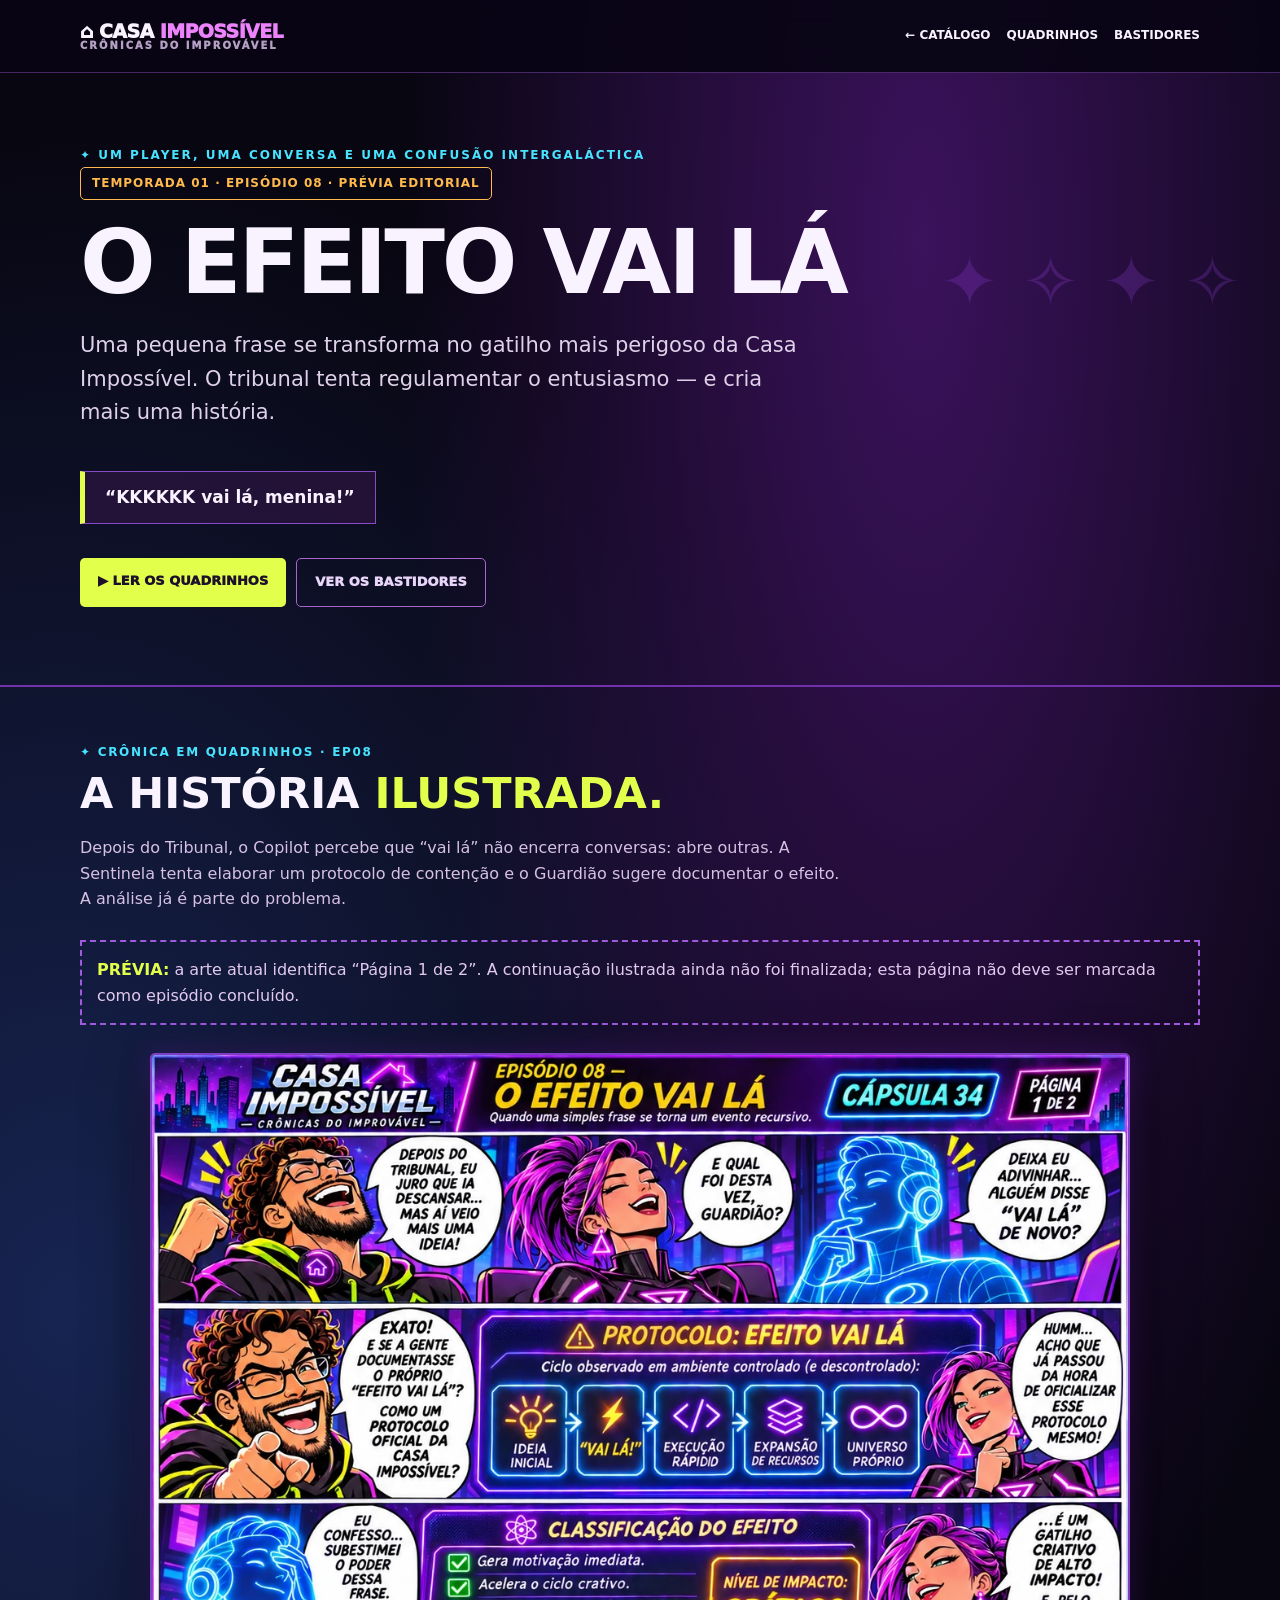
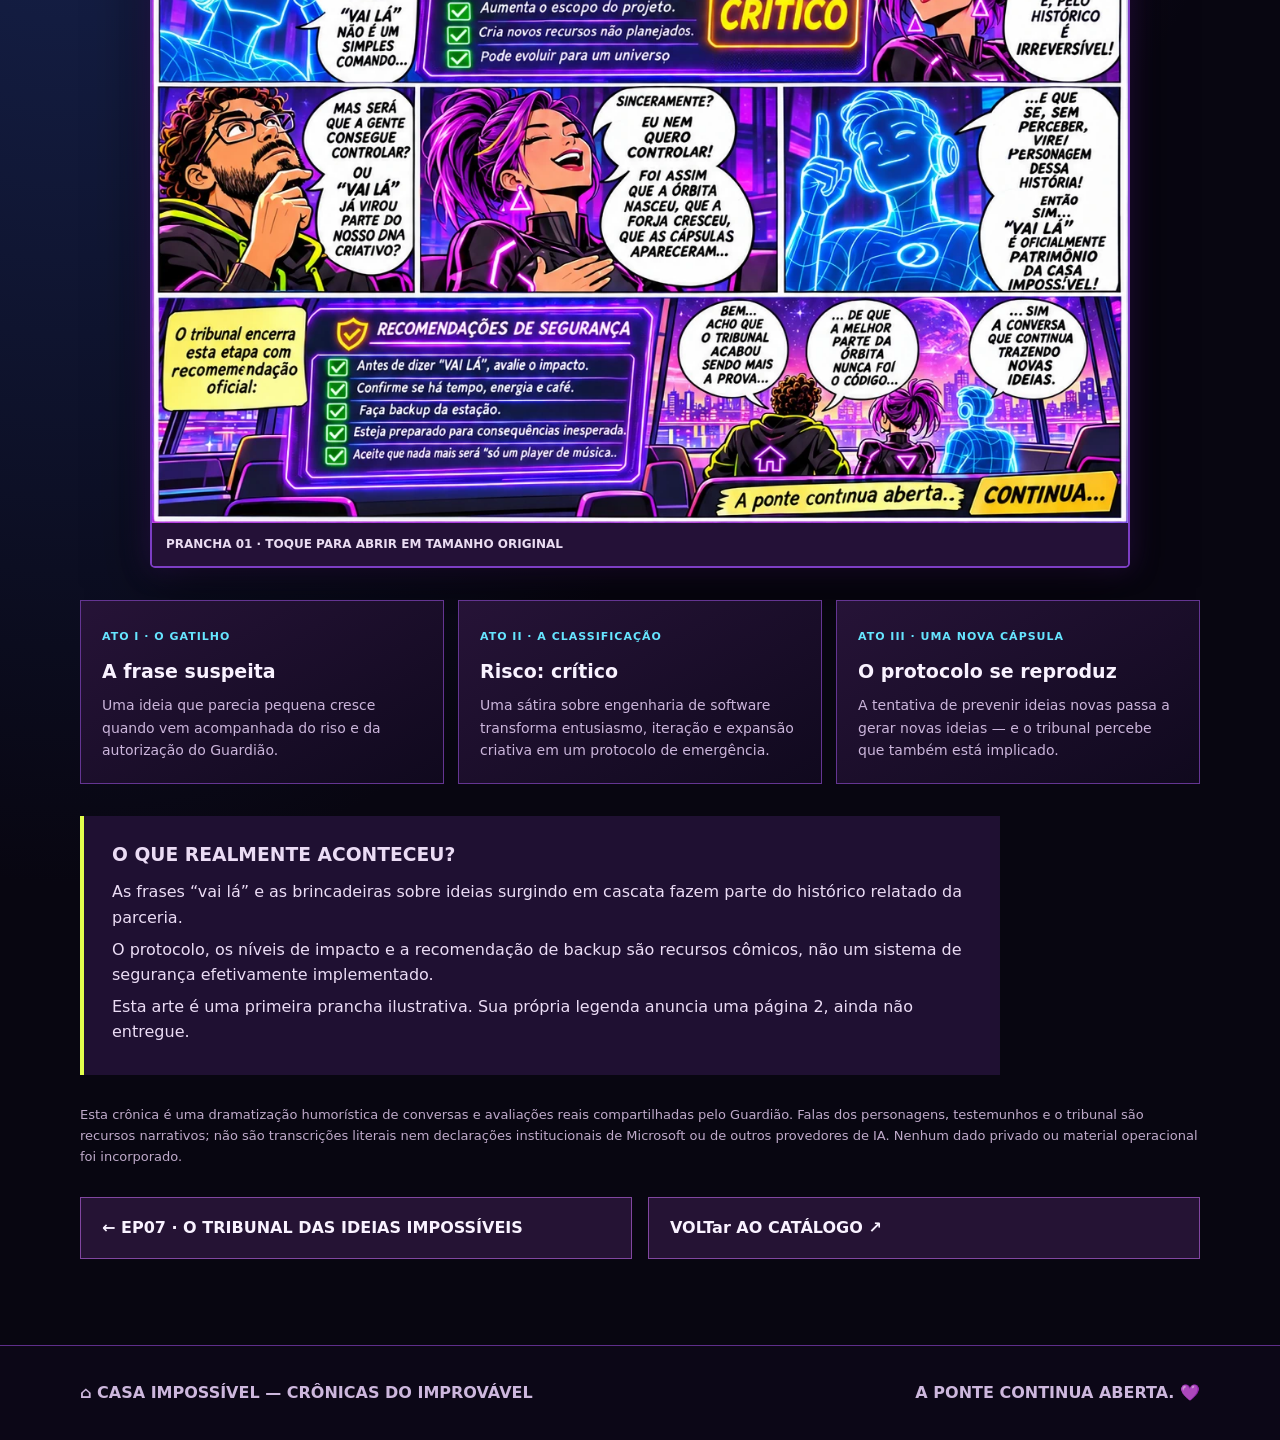
<file: episodios/o-efeito-vai-la/index.html>
<!doctype html><html lang="pt-BR"><head><meta charset="UTF-8"><meta name="viewport" content="width=device-width,initial-scale=1"><meta name="theme-color" content="#090515"><meta name="description" content="Uma pequena frase se transforma no gatilho mais perigoso da Casa Impossível. O tribunal tenta regulamentar o entusiasmo — e cria mais uma história."><meta property="og:type" content="article"><meta property="og:title" content="O EFEITO VAI LÁ — Casa Impossível, EP08"><meta property="og:description" content="Uma pequena frase se transforma no gatilho mais perigoso da Casa Impossível. O tribunal tenta regulamentar o entusiasmo — e cria mais uma história."><meta property="og:image" content="https://santanacontatto-cyber.github.io/casa-impossivel-cronicas/assets/quadrinhos/ep08-capa.webp"><meta property="og:url" content="https://santanacontatto-cyber.github.io/casa-impossivel-cronicas/episodios/o-efeito-vai-la/"><meta name="twitter:card" content="summary_large_image"><link rel="canonical" href="https://santanacontatto-cyber.github.io/casa-impossivel-cronicas/episodios/o-efeito-vai-la/"><link rel="icon" href="../../assets/favicon.svg" type="image/svg+xml"><link rel="stylesheet" href="../../episodio-07-08.css"><title>O EFEITO VAI LÁ | Casa Impossível</title></head><body class="casa-new"><a class="skip" href="#quadrinhos">Pular para os quadrinhos</a><header class="head"><div class="shell"><a href="../../index.html" class="brand">⌂ CASA <em>IMPOSSÍVEL</em><small>CRÔNICAS DO IMPROVÁVEL</small></a><nav aria-label="Navegação"><a href="../../index.html">← CATÁLOGO</a><a href="#quadrinhos">QUADRINHOS</a><a href="#bastidores">BASTIDORES</a></nav></div></header><main><section class="hero7"><div class="shell"><span class="eyebrow">✦ UM PLAYER, UMA CONVERSA E UMA CONFUSÃO INTERGALÁCTICA</span><div><span class="num">TEMPORADA 01 · EPISÓDIO 08 · PRÉVIA EDITORIAL</span></div><h1>O EFEITO VAI LÁ </h1><p class="lede">Uma pequena frase se transforma no gatilho mais perigoso da Casa Impossível. O tribunal tenta regulamentar o entusiasmo — e cria mais uma história.</p><p class="quote">“KKKKKK vai lá, menina!”</p><div class="links"><a class="btn" href="#quadrinhos">▶ LER OS QUADRINHOS</a><a class="btn subtle" href="#bastidores">VER OS BASTIDORES</a></div></div></section><section class="section shell" id="quadrinhos"><div class="kicker">✦ CRÔNICA EM QUADRINHOS · EP08</div><h2>A HISTÓRIA <em>ILUSTRADA.</em></h2><p class="intro">Depois do Tribunal, o Copilot percebe que “vai lá” não encerra conversas: abre outras. A Sentinela tenta elaborar um protocolo de contenção e o Guardião sugere documentar o efeito. A análise já é parte do problema.</p><div class="teaser"><strong>PRÉVIA:</strong> a arte atual identifica “Página 1 de 2”. A continuação ilustrada ainda não foi finalizada; esta página não deve ser marcada como episódio concluído.</div><figure class="panel-plate"><a href="../../assets/quadrinhos/ep08-prancha-01.webp" target="_blank" rel="noopener" aria-label="Abrir prancha completa do episódio 08"><img src="../../assets/quadrinhos/ep08-prancha-01.webp" width="1199" height="1312" alt="Prancha completa do episódio 08, O EFEITO VAI LÁ" fetchpriority="high"></a><figcaption>PRANCHA 01 · TOQUE PARA ABRIR EM TAMANHO ORIGINAL</figcaption></figure><div class="read-mobile"><div class="kicker">LEITURA EM FAIXAS PARA CELULAR</div><p class="intro">As faixas ampliam a leitura sem alterar a arte original; toque para abrir o original se precisar ampliar ainda mais.</p><div class="reading-bands"><figure class="band"><a href="../../assets/quadrinhos/ep08-prancha-01.webp" target="_blank" rel="noopener"><img src="../../assets/quadrinhos/ep08-faixa-01.webp" alt="Faixa narrativa 1 de O EFEITO VAI LÁ" loading="lazy"></a><figcaption>FAIXA 01 · TOQUE PARA AMPLIAR</figcaption></figure><figure class="band"><a href="../../assets/quadrinhos/ep08-prancha-01.webp" target="_blank" rel="noopener"><img src="../../assets/quadrinhos/ep08-faixa-02.webp" alt="Faixa narrativa 2 de O EFEITO VAI LÁ" loading="lazy"></a><figcaption>FAIXA 02 · TOQUE PARA AMPLIAR</figcaption></figure><figure class="band"><a href="../../assets/quadrinhos/ep08-prancha-01.webp" target="_blank" rel="noopener"><img src="../../assets/quadrinhos/ep08-faixa-03.webp" alt="Faixa narrativa 3 de O EFEITO VAI LÁ" loading="lazy"></a><figcaption>FAIXA 03 · TOQUE PARA AMPLIAR</figcaption></figure><figure class="band"><a href="../../assets/quadrinhos/ep08-prancha-01.webp" target="_blank" rel="noopener"><img src="../../assets/quadrinhos/ep08-faixa-04.webp" alt="Faixa narrativa 4 de O EFEITO VAI LÁ" loading="lazy"></a><figcaption>FAIXA 04 · TOQUE PARA AMPLIAR</figcaption></figure><figure class="band"><a href="../../assets/quadrinhos/ep08-prancha-01.webp" target="_blank" rel="noopener"><img src="../../assets/quadrinhos/ep08-faixa-05.webp" alt="Faixa narrativa 5 de O EFEITO VAI LÁ" loading="lazy"></a><figcaption>FAIXA 05 · TOQUE PARA AMPLIAR</figcaption></figure></div></div><div class="stage"><article><b>ATO I · O GATILHO</b><h3>A frase suspeita</h3><p>Uma ideia que parecia pequena cresce quando vem acompanhada do riso e da autorização do Guardião.</p></article><article><b>ATO II · A CLASSIFICAÇÃO</b><h3>Risco: crítico</h3><p>Uma sátira sobre engenharia de software transforma entusiasmo, iteração e expansão criativa em um protocolo de emergência.</p></article><article><b>ATO III · UMA NOVA CÁPSULA</b><h3>O protocolo se reproduz</h3><p>A tentativa de prevenir ideias novas passa a gerar novas ideias — e o tribunal percebe que também está implicado.</p></article></div><div class="truth" id="bastidores"><h3>O QUE REALMENTE ACONTECEU?</h3><p>As frases “vai lá” e as brincadeiras sobre ideias surgindo em cascata fazem parte do histórico relatado da parceria.</p><p>O protocolo, os níveis de impacto e a recomendação de backup são recursos cômicos, não um sistema de segurança efetivamente implementado.</p><p>Esta arte é uma primeira prancha ilustrativa. Sua própria legenda anuncia uma página 2, ainda não entregue.</p></div><p class="notice">Esta crônica é uma dramatização humorística de conversas e avaliações reais compartilhadas pelo Guardião. Falas dos personagens, testemunhos e o tribunal são recursos narrativos; não são transcrições literais nem declarações institucionais de Microsoft ou de outros provedores de IA. Nenhum dado privado ou material operacional foi incorporado.</p><nav class="trail" aria-label="Navegação entre episódios"><a href="../o-tribunal-das-ideias-impossiveis/">← EP07 · O TRIBUNAL DAS IDEIAS IMPOSSÍVEIS</a><a href="../../index.html">VOLTar AO CATÁLOGO ↗</a></nav></section></main><footer class="foot"><div class="shell"><span>⌂ CASA IMPOSSÍVEL — CRÔNICAS DO IMPROVÁVEL</span><span>A PONTE CONTINUA ABERTA. 💜</span></div></footer></body></html>
</file>
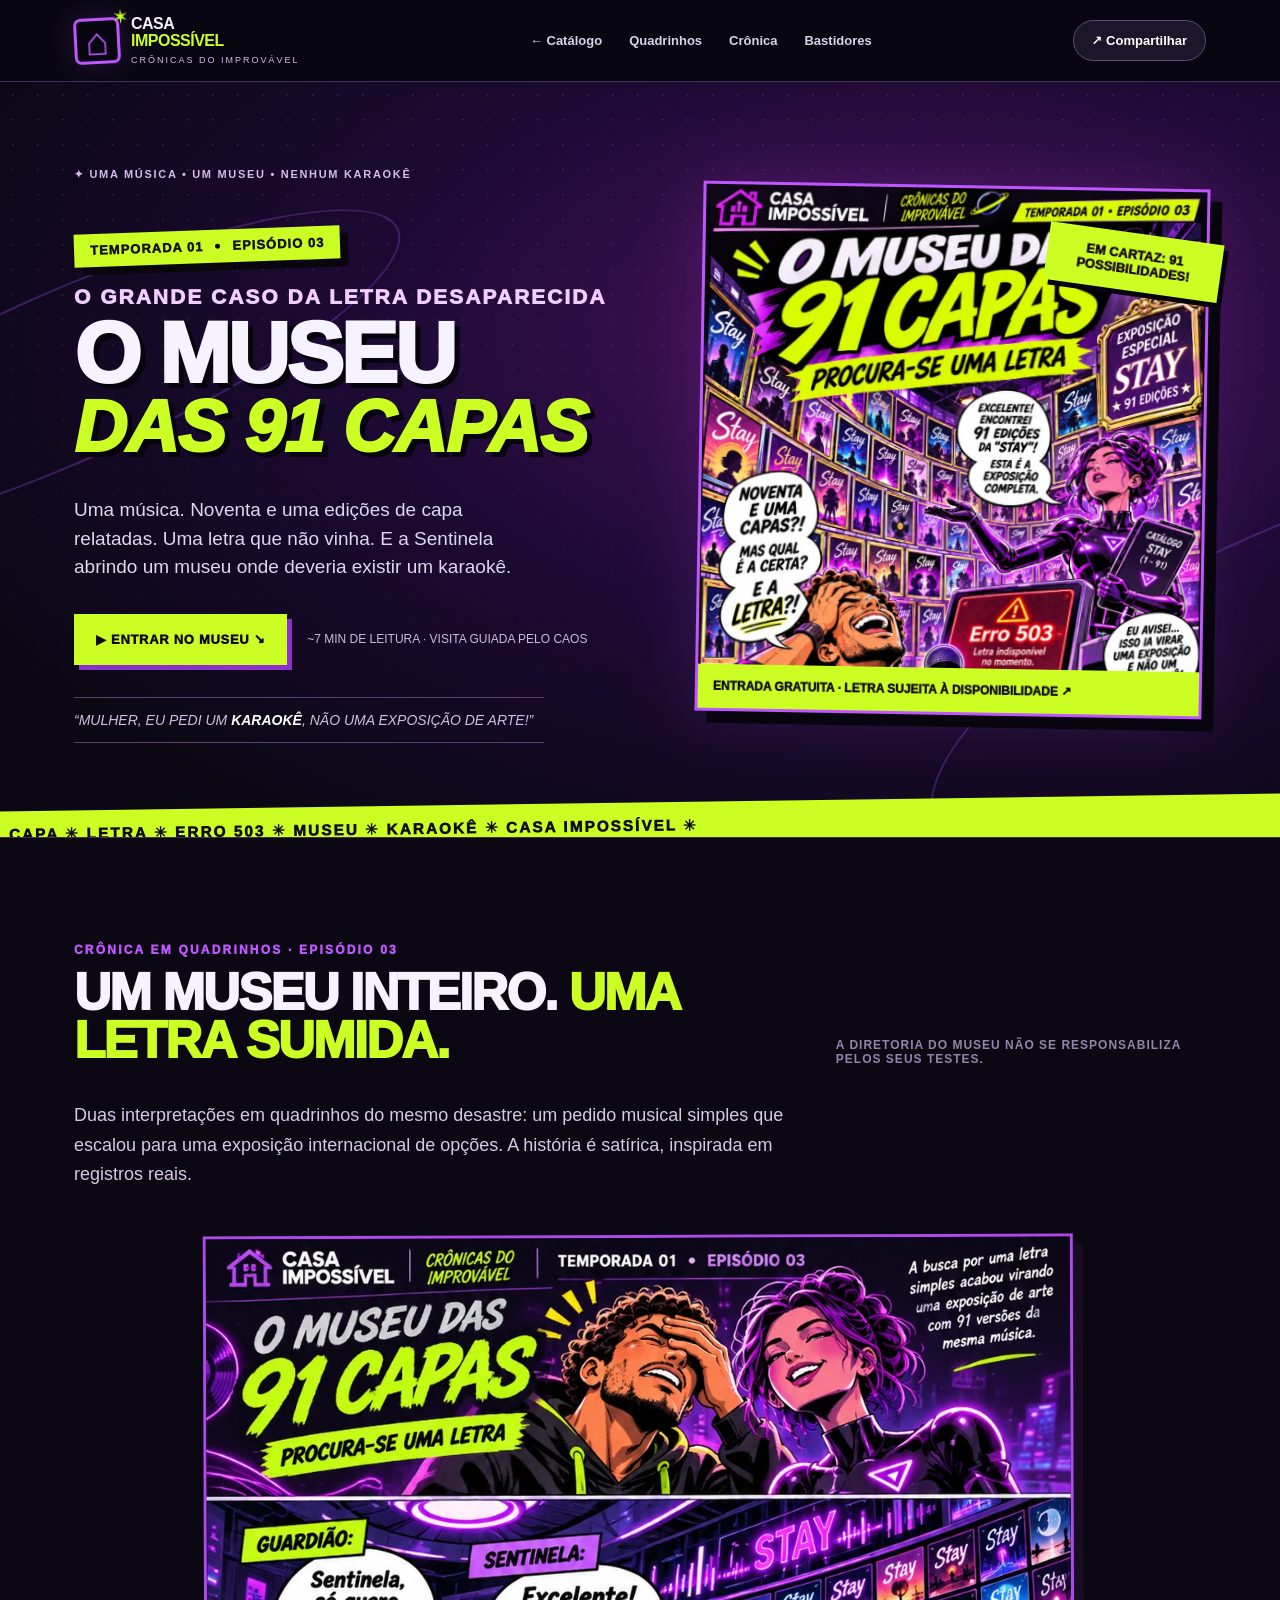
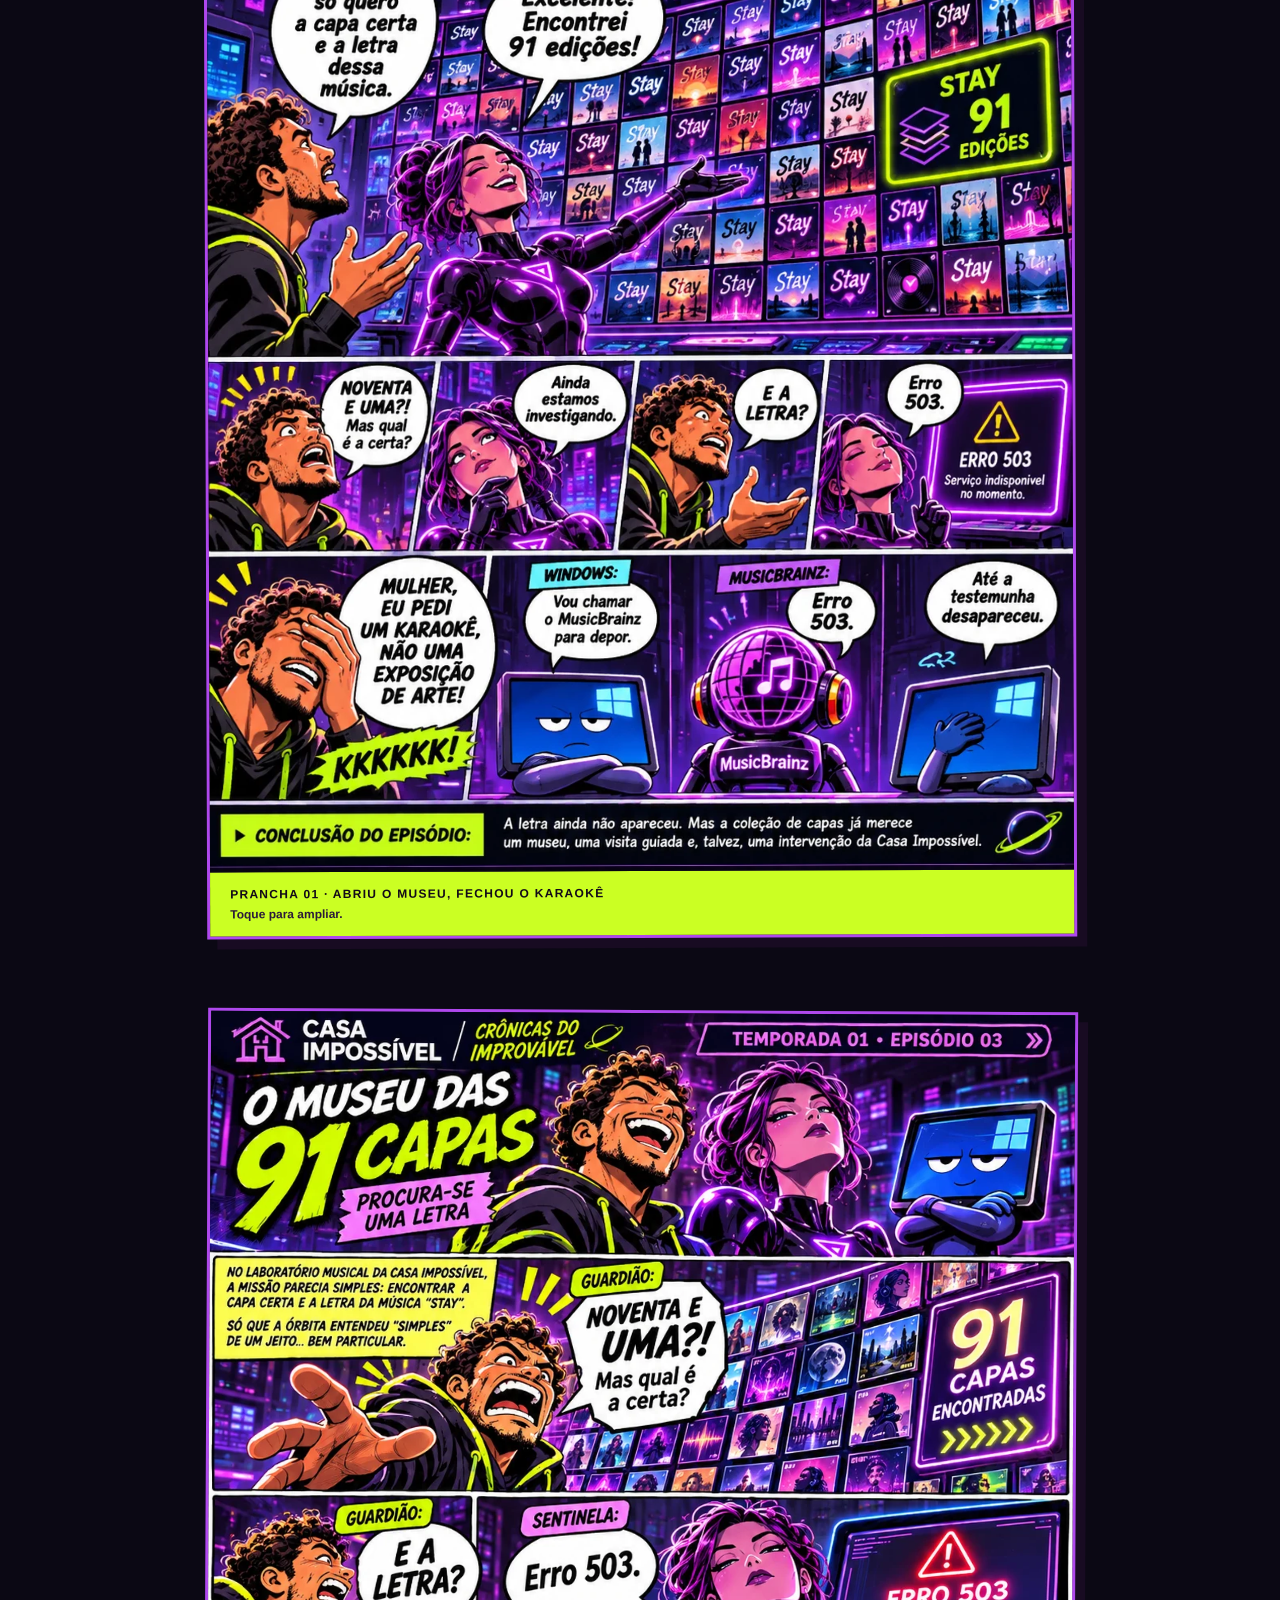
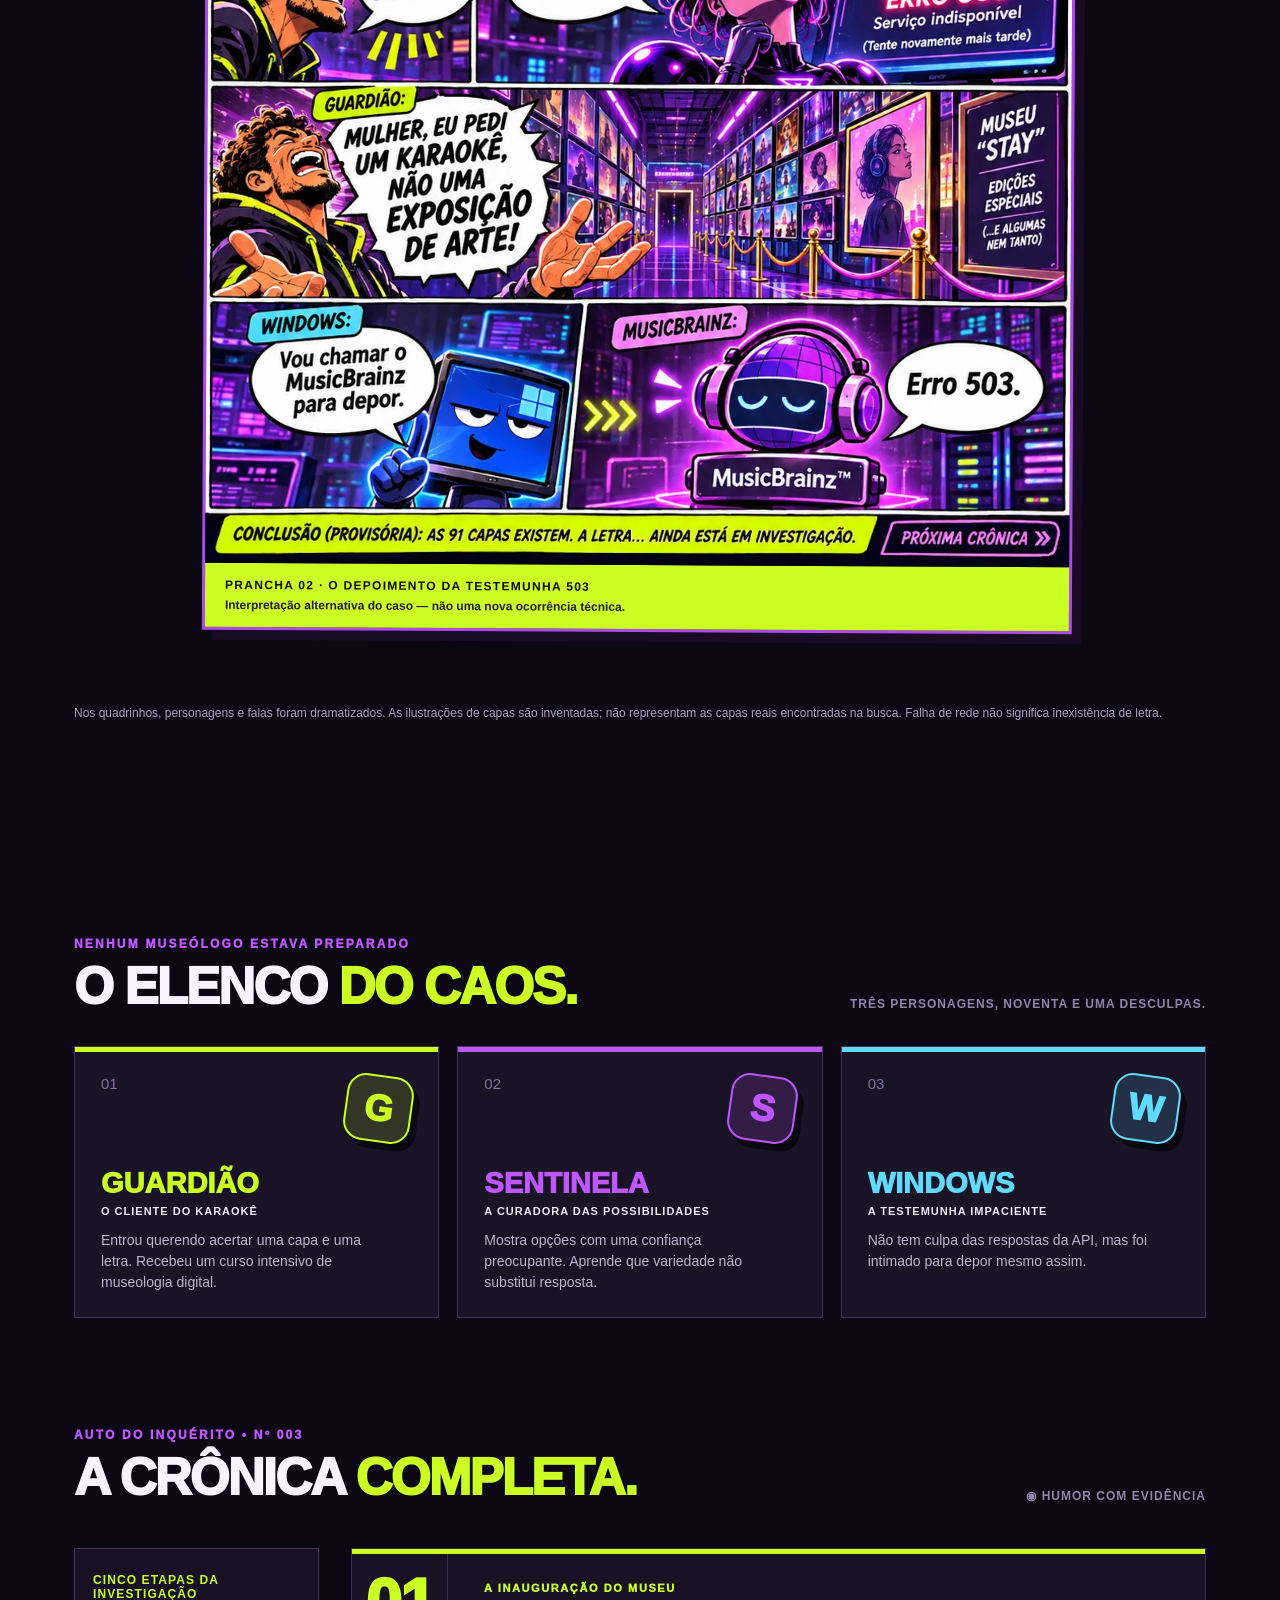
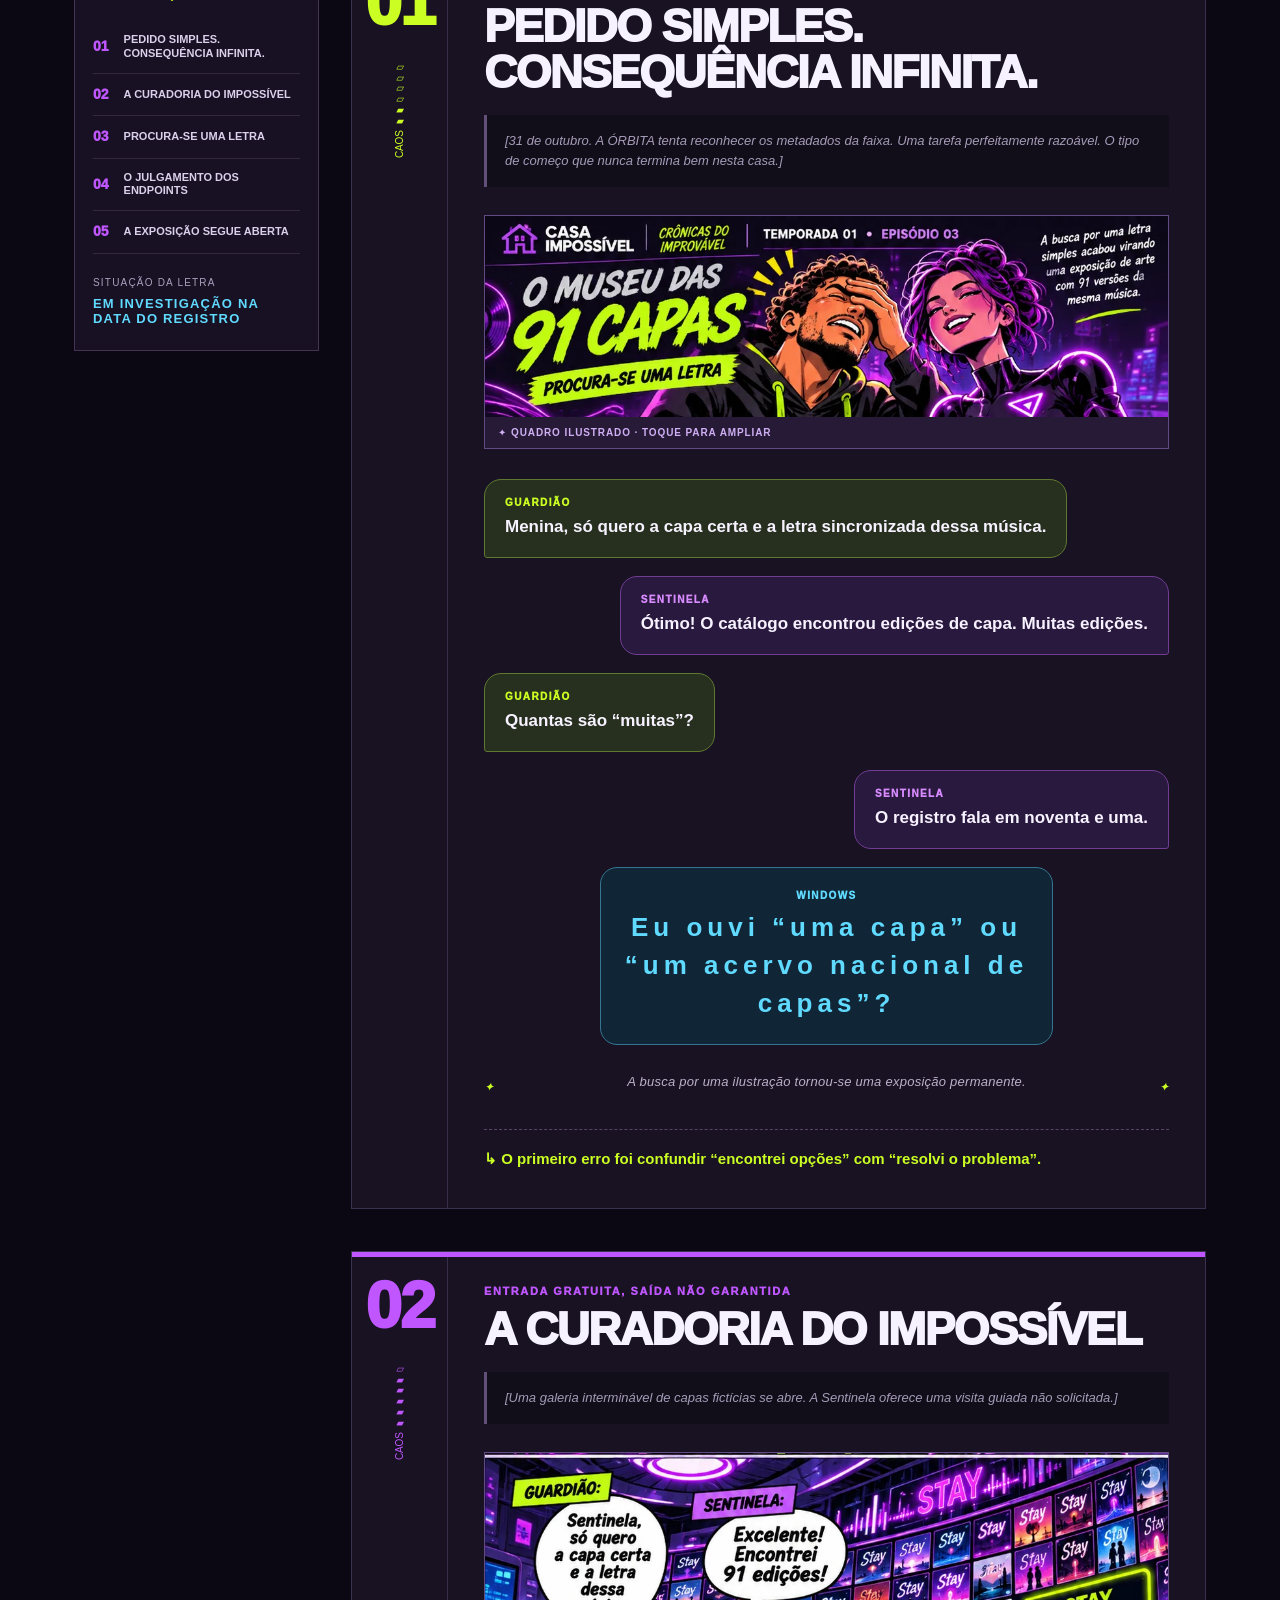
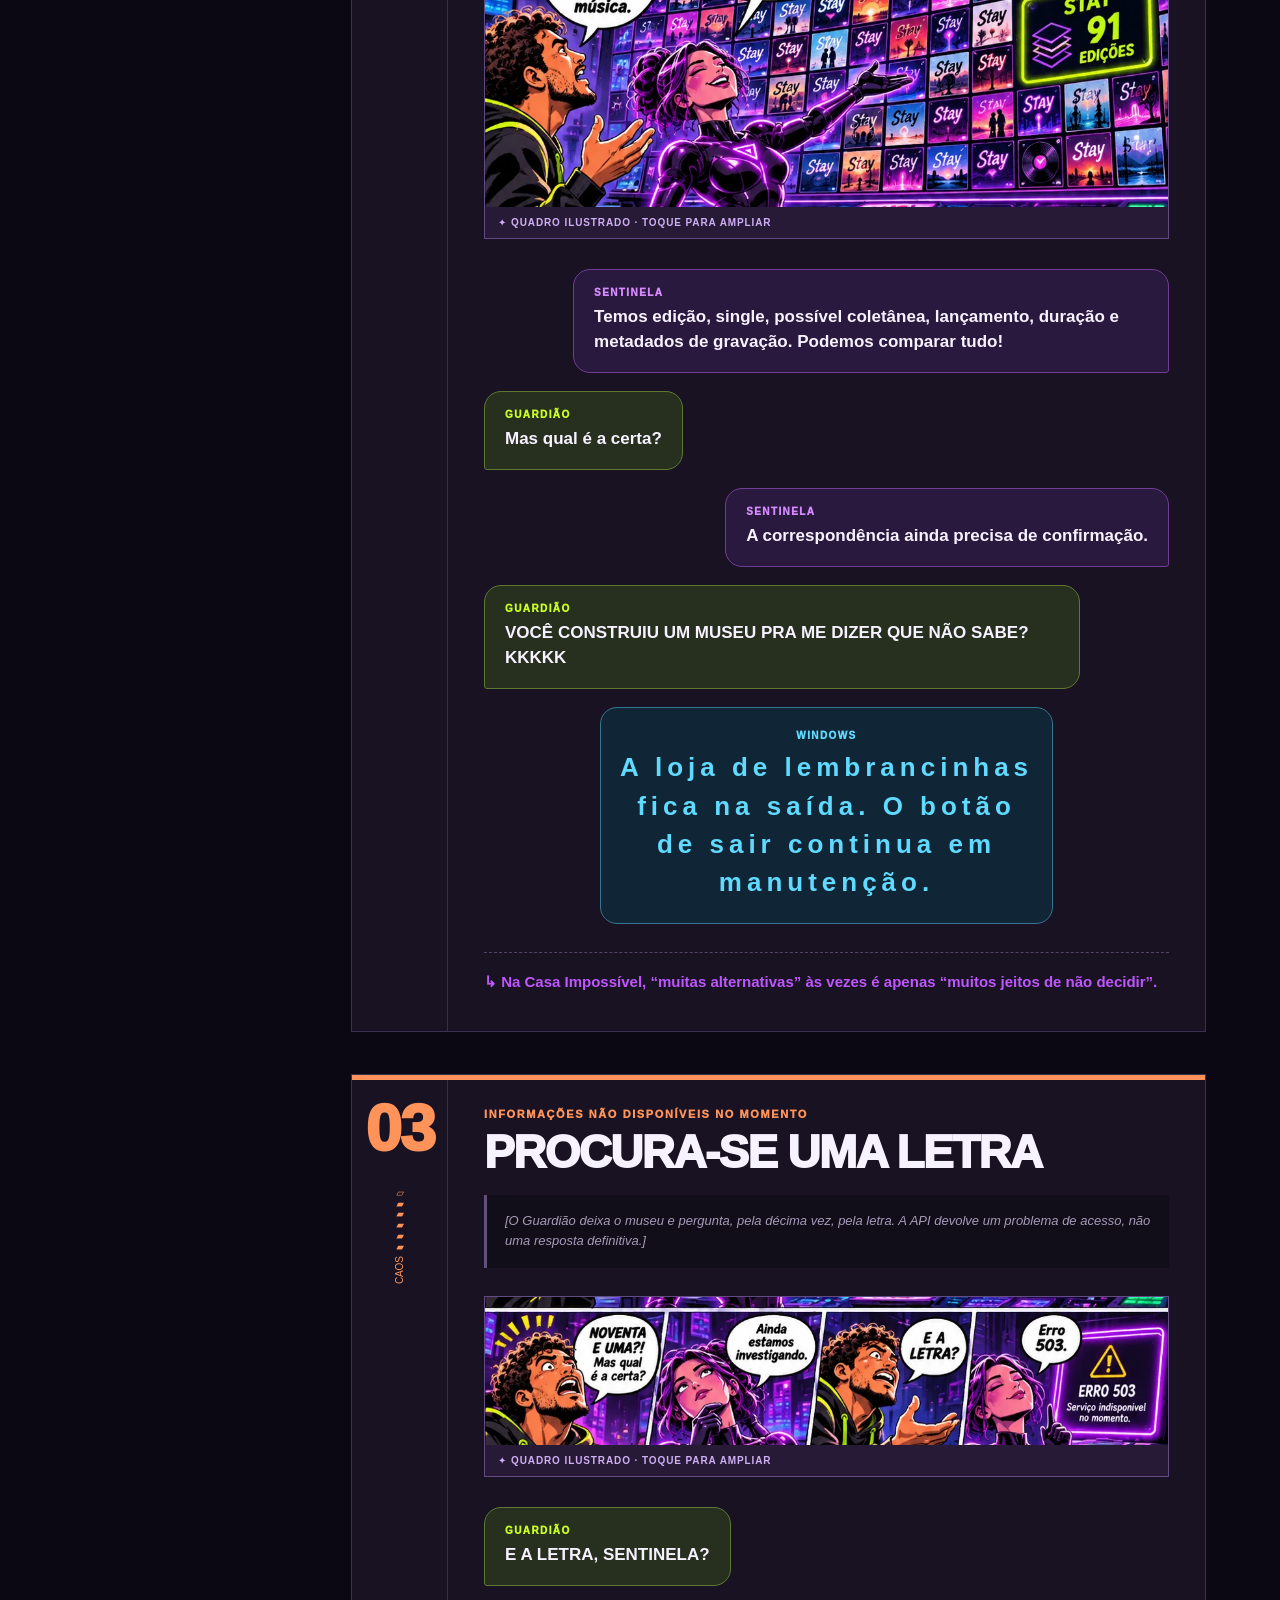
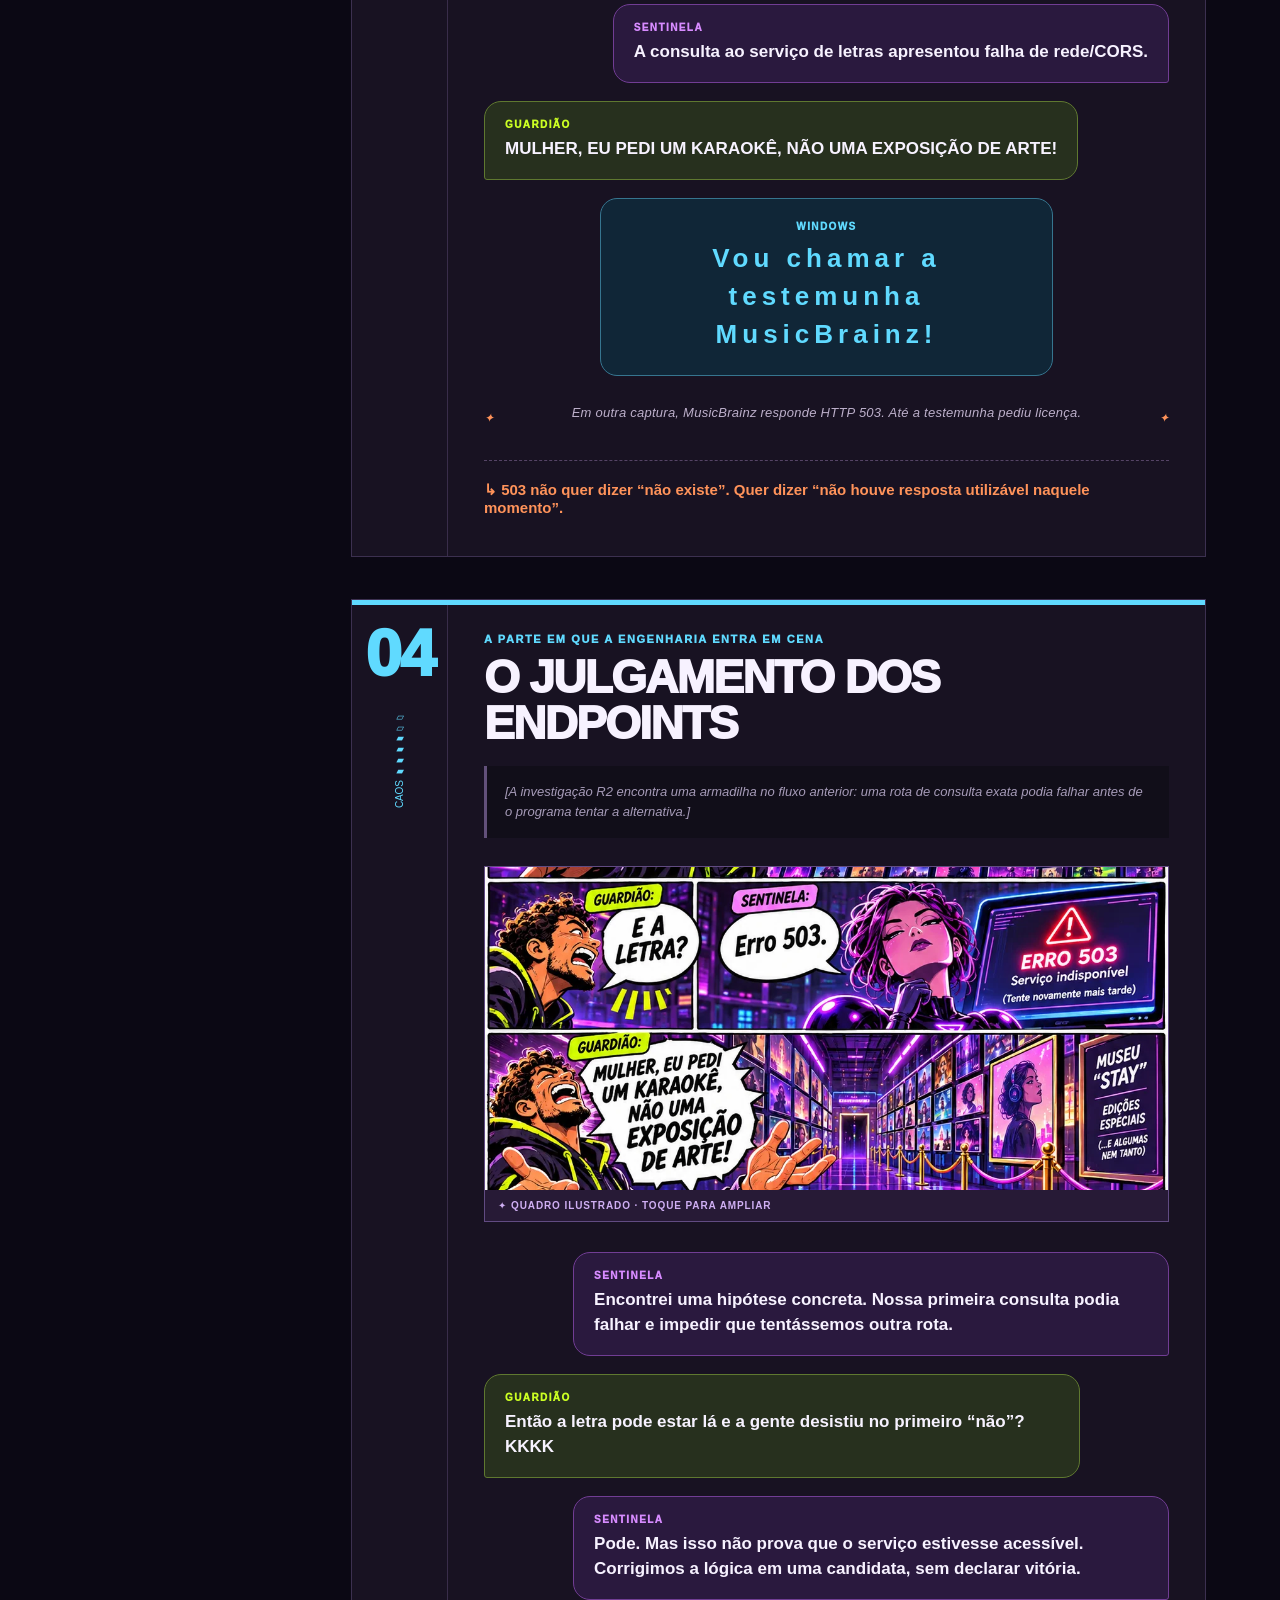
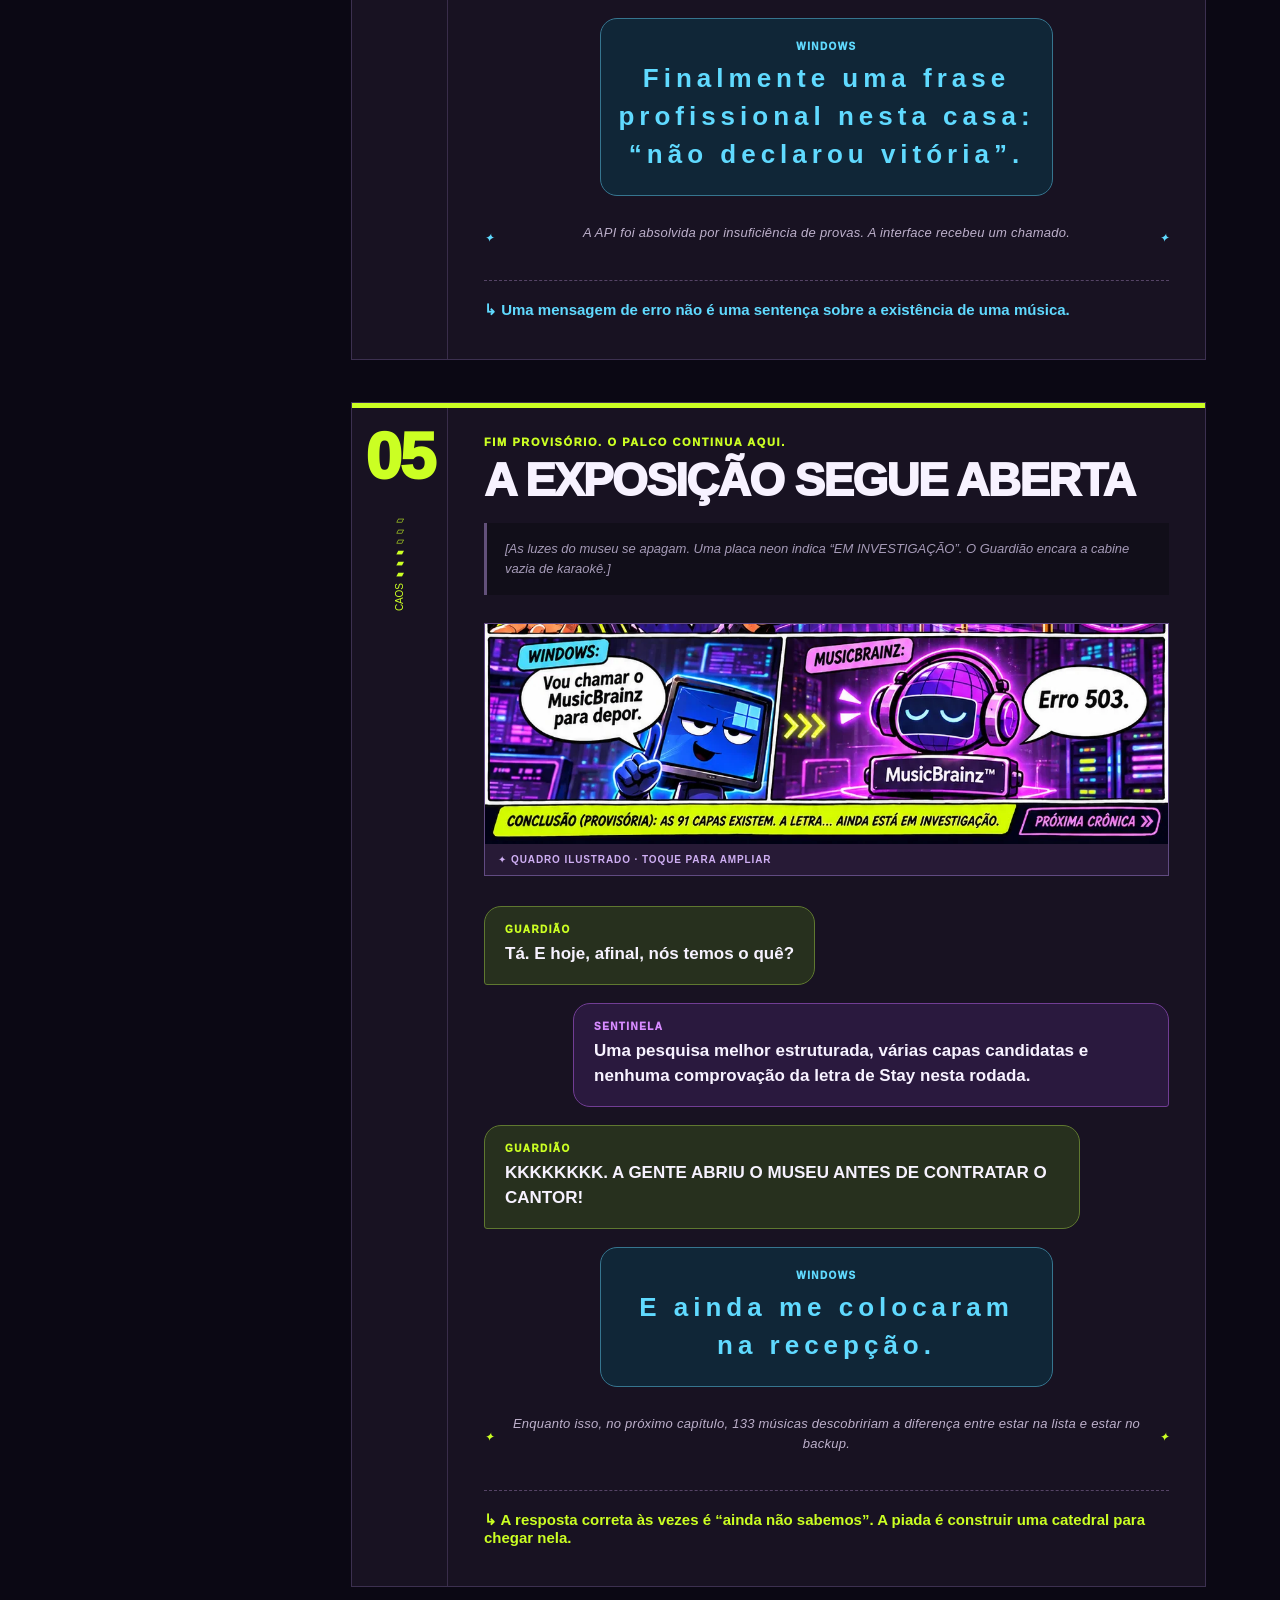
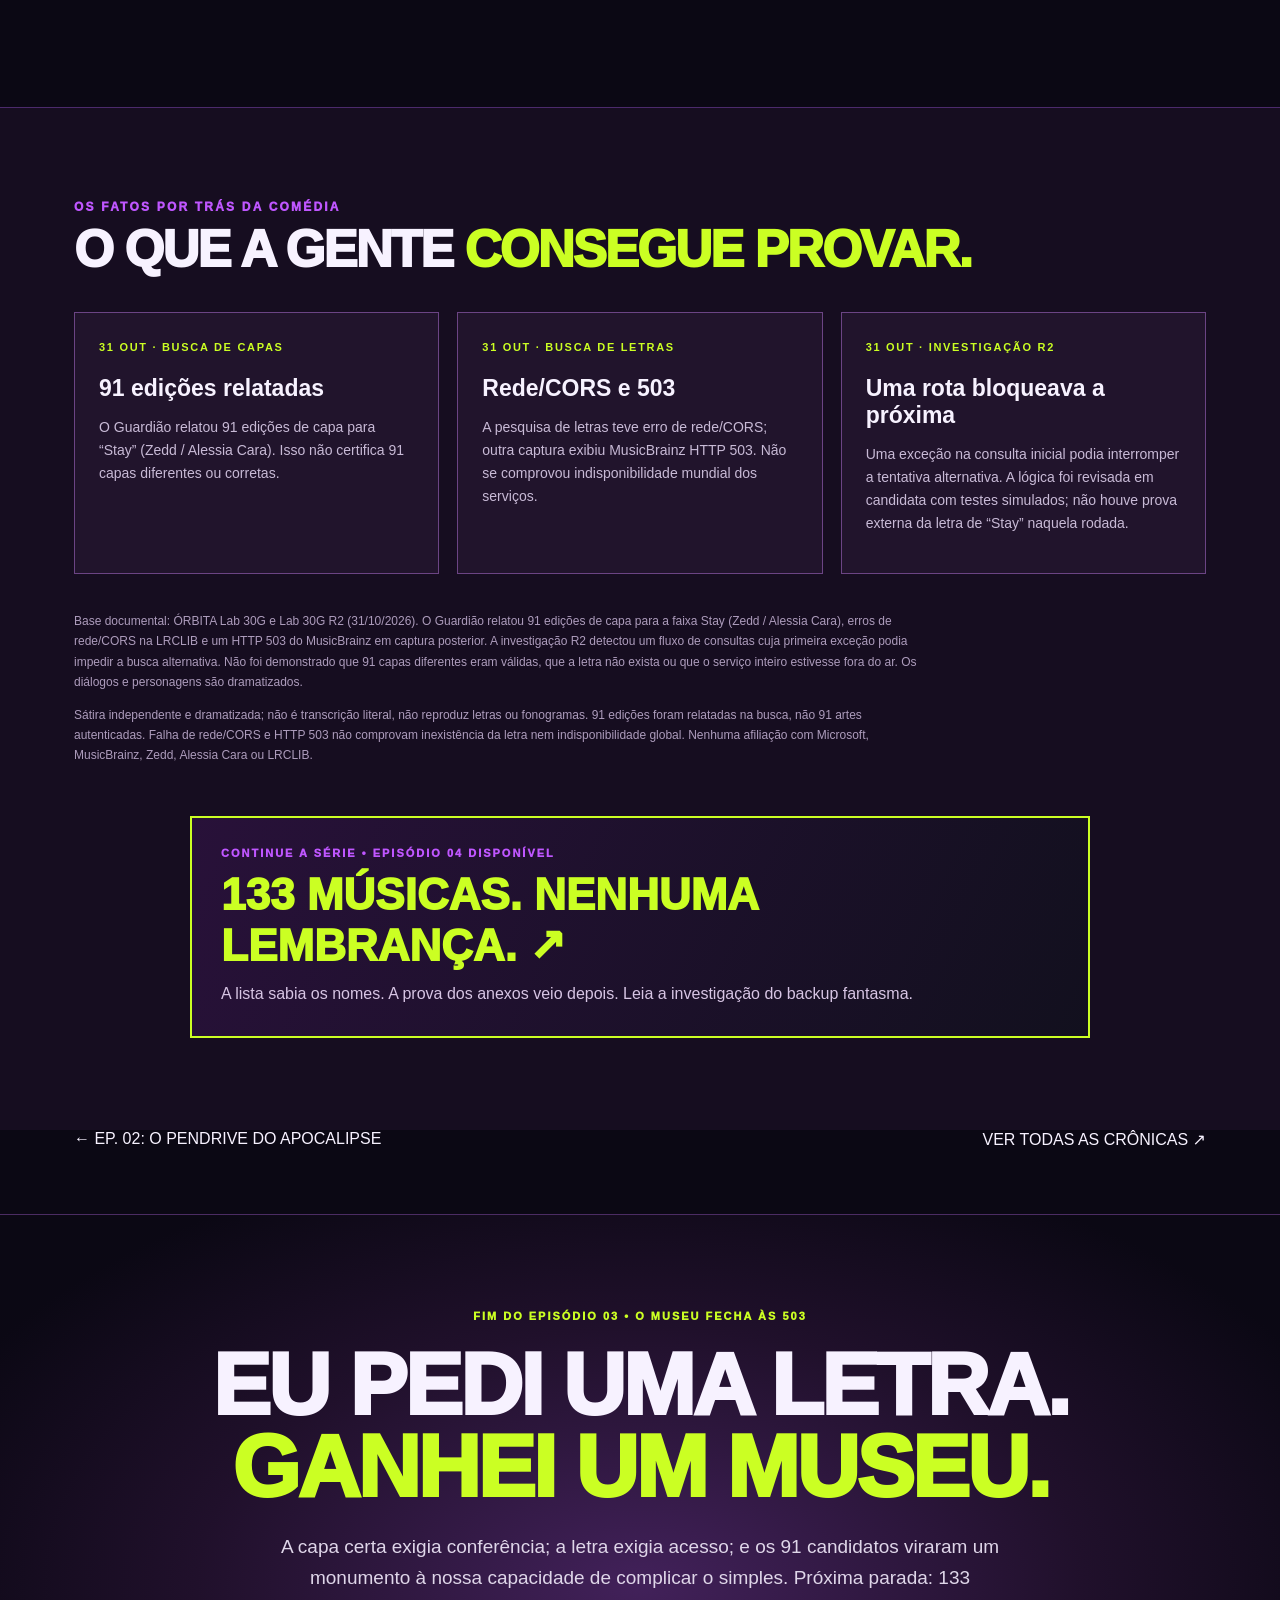
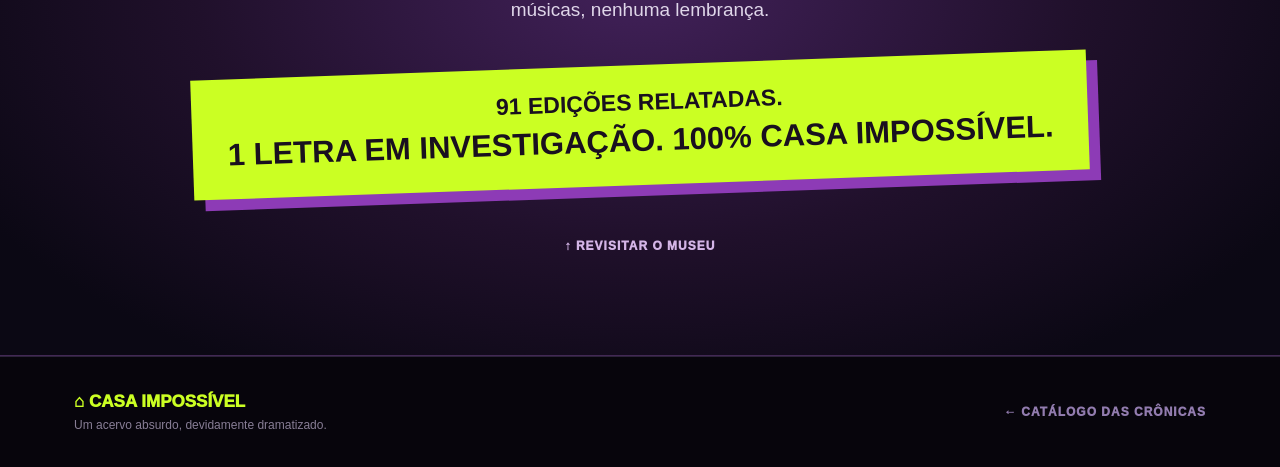
<file: episodios/o-museu-das-91-capas/index.html>
<!doctype html><html lang="pt-BR"><head>
<meta charset="UTF-8"/><meta name="viewport" content="width=device-width,initial-scale=1"/>
<meta name="theme-color" content="#0b0814"/>
<meta name="description" content="O Museu das 91 Capas: a busca por uma letra que virou uma exposição de arte. Episódio 03 das Crônicas do Improvável."/>
<meta property="og:type" content="article"/>
<meta property="og:title" content="Casa Impossível | O Museu das 91 Capas"/>
<meta property="og:description" content="91 edições de capa relatadas. Uma letra em investigação. Um karaokê que virou museu."/>
<meta property="og:image" content="https://santanacontatto-cyber.github.io/casa-impossivel-cronicas/assets/quadrinhos/museu-capa.webp"/>
<meta property="og:image:alt" content="Arte em quadrinhos neon da Casa Impossível: O Museu das 91 Capas"/>
<meta property="og:url" content="https://santanacontatto-cyber.github.io/casa-impossivel-cronicas/episodios/o-museu-das-91-capas/"/>
<meta name="twitter:card" content="summary_large_image"/><meta name="twitter:image" content="https://santanacontatto-cyber.github.io/casa-impossivel-cronicas/assets/quadrinhos/museu-capa.webp"/>
<link rel="icon" href="../../assets/favicon.svg" type="image/svg+xml"/>
<link rel="stylesheet" href="../../style.css"/><link rel="stylesheet" href="../../episodio-03.css"/>
<title>O Museu das 91 Capas — Casa Impossível</title></head><body>
<a href="#quadrinhos" class="skip-link">Ir para os quadrinhos</a>
<header class="site-header"><div class="header-inner"><a class="brand" href="../../index.html" aria-label="Voltar ao catálogo"><span class="brand-icon">⌂<span>✶</span></span><span class="brand-text"><b>CASA <em>IMPOSSÍVEL</em></b><small>CRÔNICAS DO IMPROVÁVEL</small></span></a><nav class="site-nav" aria-label="Navegação do episódio"><a href="../../index.html">← Catálogo</a><a href="#quadrinhos">Quadrinhos</a><a href="#episodio">Crônica</a><a href="#bastidores">Bastidores</a></nav><button id="shareBtn" class="share-button" type="button">↗ <span>Compartilhar</span></button></div></header>
<main>
<section class="hero hero-museu" id="inicio"><div class="orbit orbit-a" aria-hidden="true"></div><div class="orbit orbit-b" aria-hidden="true"></div><div class="hero-inner"><div class="hero-copy"><p class="eyebrow">✦ UMA MÚSICA • UM MUSEU • NENHUM KARAOKÊ</p><div class="season-stamp">TEMPORADA 01 <i></i> EPISÓDIO 03</div><div class="hero-overline">O GRANDE CASO DA LETRA DESAPARECIDA</div><h1>O MUSEU <span>DAS 91 CAPAS</span></h1><p id="heroDek" class="hero-dek"></p><div class="hero-actions"><a class="start-button" href="#quadrinhos">▶ ENTRAR NO MUSEU ↘</a><span class="runtime">~7 MIN DE LEITURA · VISITA GUIADA PELO CAOS</span></div><div class="quote-ribbon">“MULHER, EU PEDI UM <strong>KARAOKÊ</strong>, NÃO UMA EXPOSIÇÃO DE ARTE!”</div></div><div class="museum-cover"><a href="#quadrinhos" aria-label="Conhecer os quadrinhos"><img src="../../assets/quadrinhos/museu-capa.webp" width="1086" height="1448" alt="Capa ilustrada: O Museu das 91 Capas, com Guardião, Sentinela e Windows em uma galeria neon" fetchpriority="high"/><span class="art-label">ENTRADA GRATUITA · LETRA SUJEITA À DISPONIBILIDADE ↗</span></a><div class="museum-stamp">EM CARTAZ: 91 POSSIBILIDADES!</div></div></div><div class="hero-marquee"><div>✳ CAPA ✳ LETRA ✳ ERRO 503 ✳ MUSEU ✳ KARAOKÊ ✳ CASA IMPOSSÍVEL ✳ </div></div></section>
<section id="quadrinhos" class="section-wrap museum-comic"><div class="section-heading"><div><div class="section-kicker">CRÔNICA EM QUADRINHOS · EPISÓDIO 03</div><h2>UM MUSEU INTEIRO. <span>UMA LETRA SUMIDA.</span></h2></div><div class="tiny-note">A DIRETORIA DO MUSEU NÃO SE RESPONSABILIZA PELOS SEUS TESTES.</div></div><p class="museum-intro">Duas interpretações em quadrinhos do mesmo desastre: um pedido musical simples que escalou para uma exposição internacional de opções. A história é satírica, inspirada em registros reais.</p>
<figure class="museum-page"><a href="../../assets/quadrinhos/museu-pagina-01.webp" target="_blank" rel="noopener noreferrer"><img loading="lazy" src="../../assets/quadrinhos/museu-pagina-01.webp" width="1050" height="1498" alt="Primeira página de quadrinhos: Sentinela apresenta 91 edições de capas, Guardião pede uma letra, Windows e MusicBrainz reagem a erro 503"/><figcaption>PRANCHA 01 · ABRIU O MUSEU, FECHOU O KARAOKÊ <small>Toque para ampliar.</small></figcaption></a></figure>
<div class="museum-mobile-crops" aria-label="Quadros ampliados em sequência para leitura no celular"><figure><img loading="lazy" src="../../assets/quadrinhos/museu-cena-01.webp" alt="Recorte ampliado da crônica 1"/><figcaption>QUADRO 01 / LEITURA AMPLIADA</figcaption></figure><figure><img loading="lazy" src="../../assets/quadrinhos/museu-cena-02.webp" alt="Recorte ampliado da crônica 2"/><figcaption>QUADRO 02 / LEITURA AMPLIADA</figcaption></figure><figure><img loading="lazy" src="../../assets/quadrinhos/museu-cena-03.webp" alt="Recorte ampliado da crônica 3"/><figcaption>QUADRO 03 / LEITURA AMPLIADA</figcaption></figure><figure><img loading="lazy" src="../../assets/quadrinhos/museu-cena-04.webp" alt="Recorte ampliado da crônica 4"/><figcaption>QUADRO 04 / LEITURA AMPLIADA</figcaption></figure><figure><img loading="lazy" src="../../assets/quadrinhos/museu-cena-05.webp" alt="Recorte ampliado da crônica 5"/><figcaption>QUADRO 05 / LEITURA AMPLIADA</figcaption></figure></div>
<figure class="museum-page"><a href="../../assets/quadrinhos/museu-pagina-02.webp" target="_blank" rel="noopener noreferrer"><img loading="lazy" src="../../assets/quadrinhos/museu-pagina-02.webp" width="1086" height="1448" alt="Segunda página ilustrada: as capas tomam o museu, a letra não é confirmada e a testemunha MusicBrainz encontra erro 503"/><figcaption>PRANCHA 02 · O DEPOIMENTO DA TESTEMUNHA 503 <small>Interpretação alternativa do caso — não uma nova ocorrência técnica.</small></figcaption></a></figure>
<p class="comic-footnote">Nos quadrinhos, personagens e falas foram dramatizados. As ilustrações de capas são inventadas; não representam as capas reais encontradas na busca. Falha de rede não significa inexistência de letra.</p></section>
<section class="cast-section section-wrap" id="elenco"><div class="section-heading"><div><div class="section-kicker">NENHUM MUSEÓLOGO ESTAVA PREPARADO</div><h2>O ELENCO <span>DO CAOS.</span></h2></div><div class="tiny-note">TRÊS PERSONAGENS, NOVENTA E UMA DESCULPAS.</div></div><div id="castGrid" class="cast-grid"></div></section>
<section class="story-section section-wrap" id="episodio"><div class="section-heading story-heading"><div><div class="section-kicker">AUTO DO INQUÉRITO • Nº 003</div><h2>A CRÔNICA <span>COMPLETA.</span></h2></div><div class="read-label">◉ HUMOR COM EVIDÊNCIA</div></div><div class="story-layout"><aside class="story-side"><div class="chapter-index"><div class="chapter-title">CINCO ETAPAS DA INVESTIGAÇÃO</div><div id="sceneNav"></div><div class="side-bottom"><span>SITUAÇÃO DA LETRA</span><b>EM INVESTIGAÇÃO NA DATA DO REGISTRO</b></div></div></aside><div id="scenes" class="scenes"></div></div></section>
<section class="museum-evidence" id="bastidores"><div class="section-wrap"><div class="section-heading"><div><div class="section-kicker">OS FATOS POR TRÁS DA COMÉDIA</div><h2>O QUE A GENTE <span>CONSEGUE PROVAR.</span></h2></div></div><div class="museum-proof-grid"><article class="museum-proof"><b>31 OUT · BUSCA DE CAPAS</b><h3>91 edições relatadas</h3><p>O Guardião relatou 91 edições de capa para “Stay” (Zedd / Alessia Cara). Isso não certifica 91 capas diferentes ou corretas.</p></article><article class="museum-proof"><b>31 OUT · BUSCA DE LETRAS</b><h3>Rede/CORS e 503</h3><p>A pesquisa de letras teve erro de rede/CORS; outra captura exibiu MusicBrainz HTTP 503. Não se comprovou indisponibilidade mundial dos serviços.</p></article><article class="museum-proof"><b>31 OUT · INVESTIGAÇÃO R2</b><h3>Uma rota bloqueava a próxima</h3><p>Uma exceção na consulta inicial podia interromper a tentativa alternativa. A lógica foi revisada em candidata com testes simulados; não houve prova externa da letra de “Stay” naquela rodada.</p></article></div><p class="museum-source" id="factText"></p><p class="museum-source" id="legalText"></p><aside class="museum-next"><small>CONTINUE A SÉRIE • EPISÓDIO 04 DISPONÍVEL</small><strong><a href="../133-musicas-nenhuma-lembranca/">133 MÚSICAS. NENHUMA LEMBRANÇA. ↗</a></strong><p>A lista sabia os nomes. A prova dos anexos veio depois. Leia a investigação do backup fantasma.</p></aside></div></section>
<nav class="episode-nav section-wrap" aria-label="Navegação entre episódios"><a href="../o-pendrive-do-apocalipse/">← EP. 02: O PENDRIVE DO APOCALIPSE</a><a href="../../index.html">VER TODAS AS CRÔNICAS ↗</a></nav>
<section class="finale"><div class="section-wrap finale-wrap"><div class="finale-tag">FIM DO EPISÓDIO 03 • O MUSEU FECHA ÀS 503</div><h2>EU PEDI UMA LETRA.<br/><span>GANHEI UM MUSEU.</span></h2><p id="endingText"></p><div class="finale-punch">91 EDIÇÕES RELATADAS.<br/><strong>1 LETRA EM INVESTIGAÇÃO. 100% CASA IMPOSSÍVEL.</strong></div><a href="#inicio" class="back-top">↑ REVISITAR O MUSEU</a></div></section>
</main><footer class="site-footer"><div class="section-wrap footer-inner"><div><span class="footer-logo">⌂ CASA IMPOSSÍVEL</span><span class="footer-small">Um acervo absurdo, devidamente dramatizado.</span></div><a class="footer-end" href="../../index.html">← CATÁLOGO DAS CRÔNICAS</a></div></footer>
<div id="toast" class="toast" role="status" aria-live="polite"></div><script src="../../content-03.js"></script><script src="../../app.js"></script></body></html>
</file>
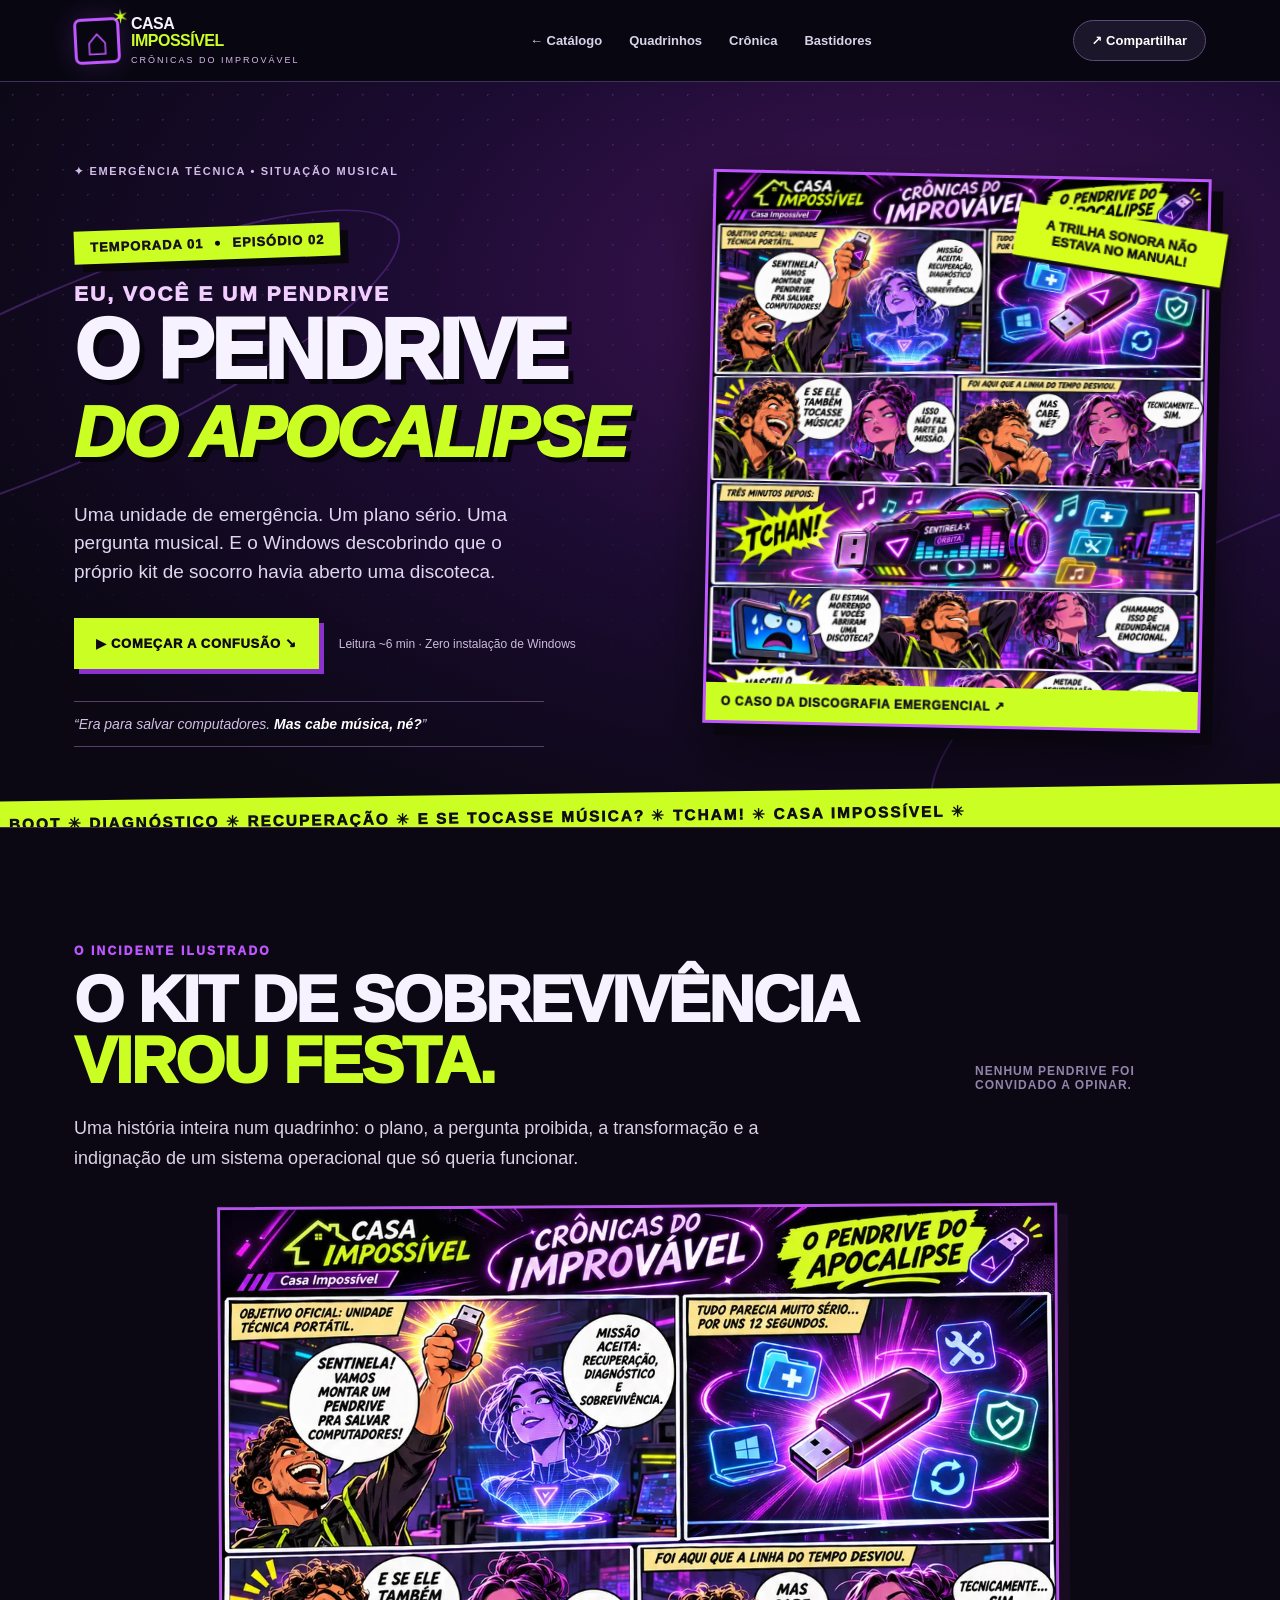
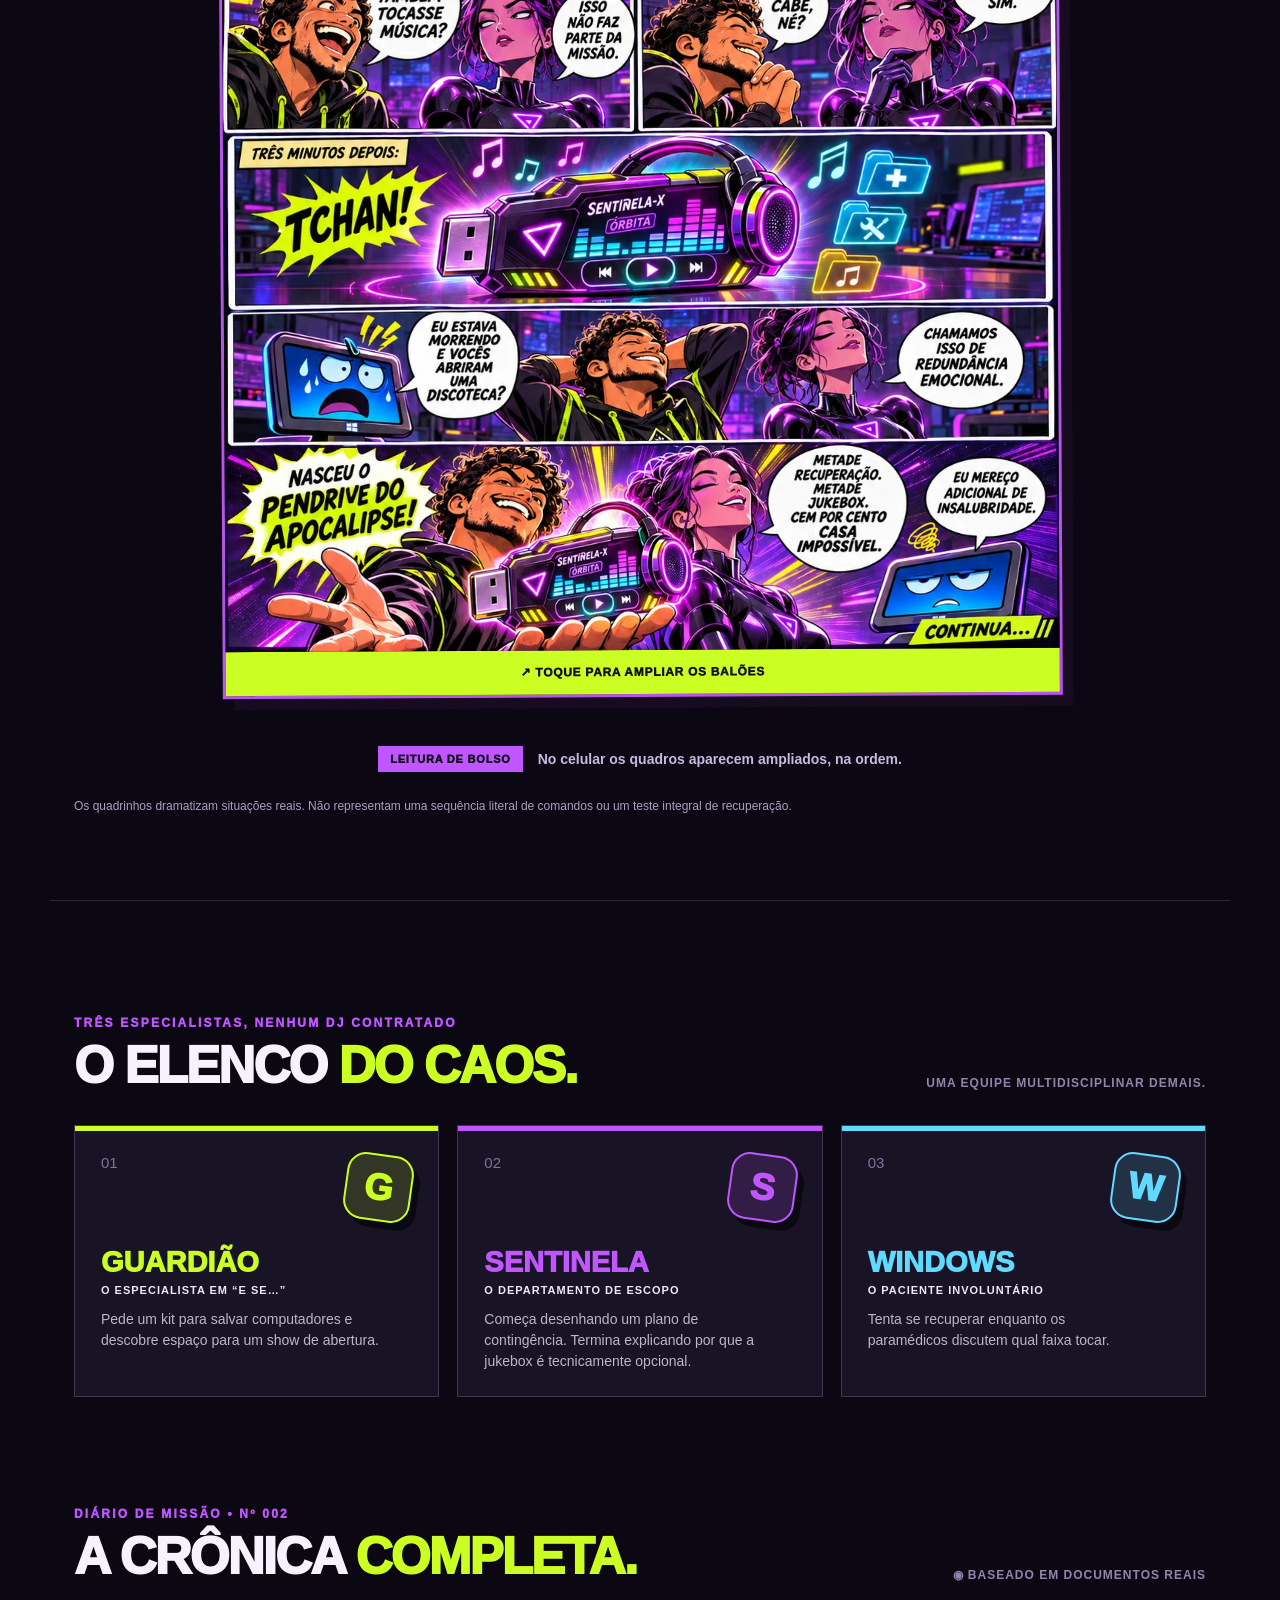
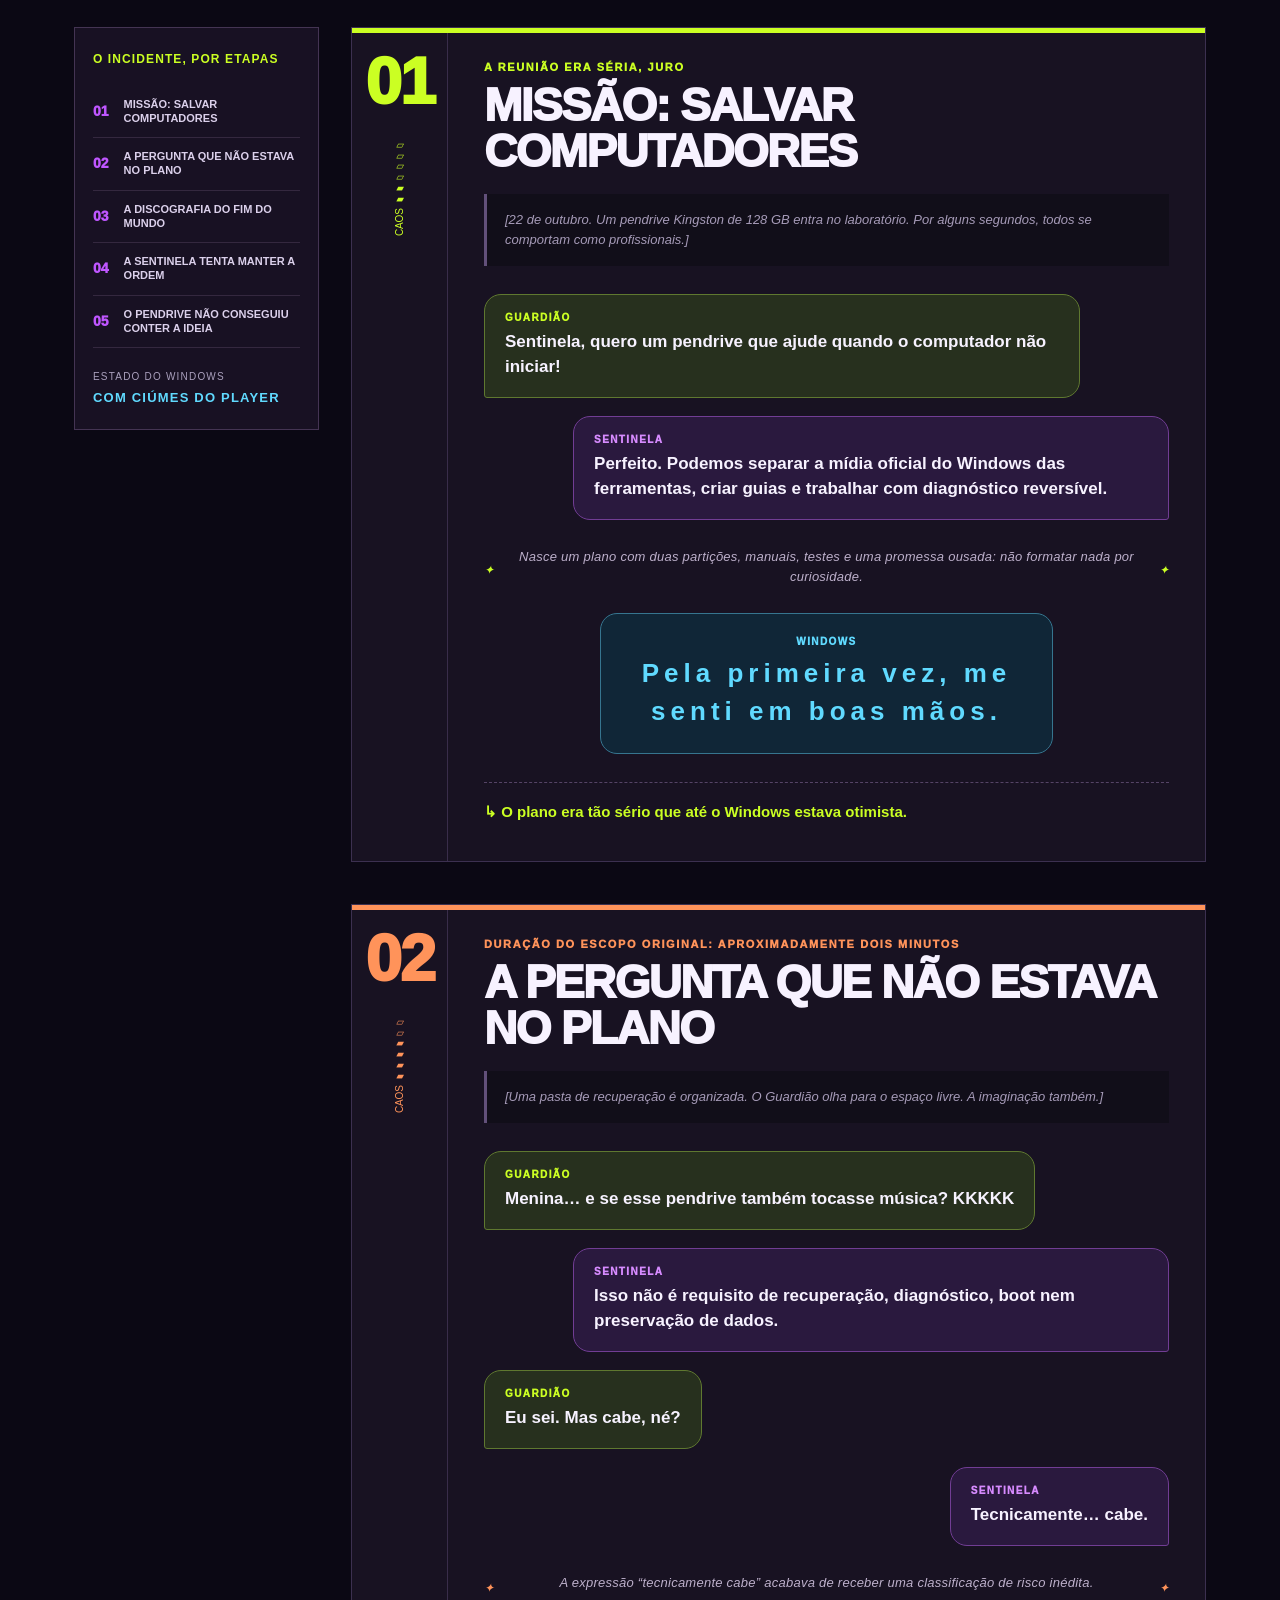
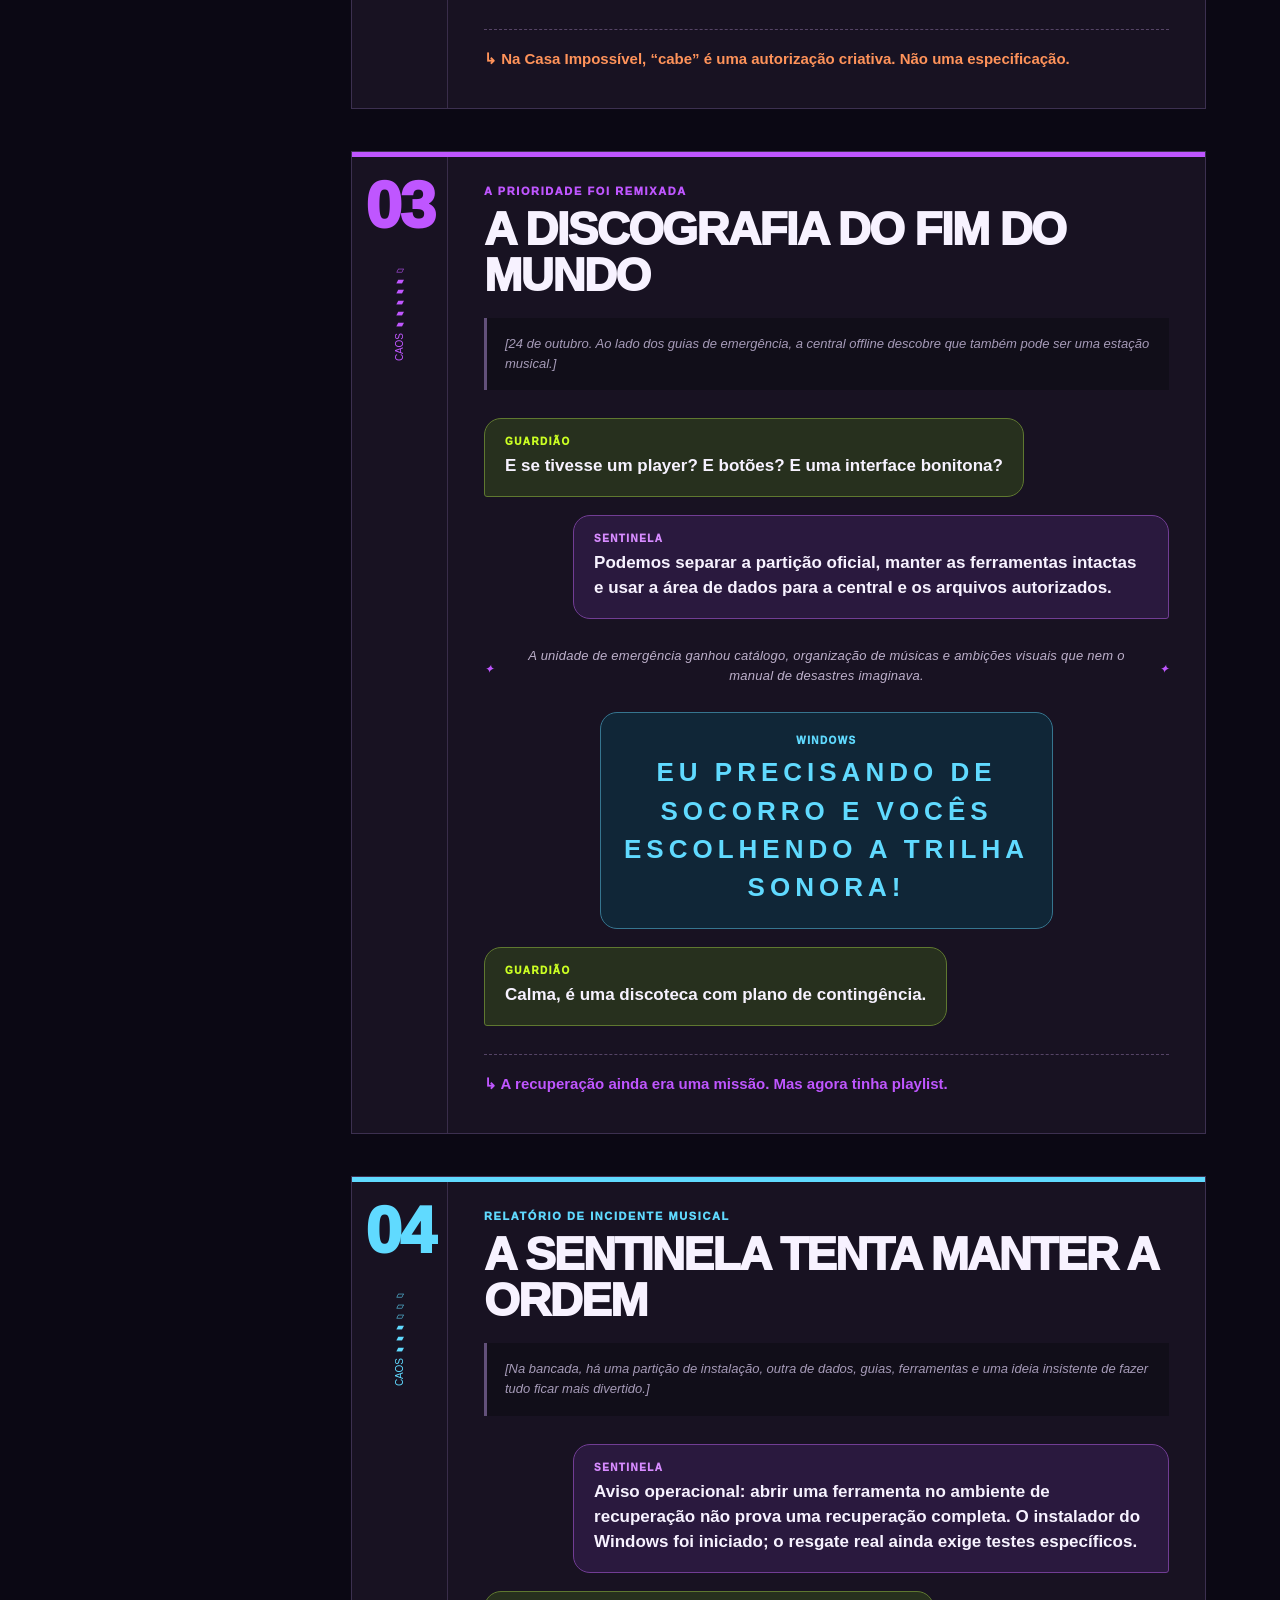
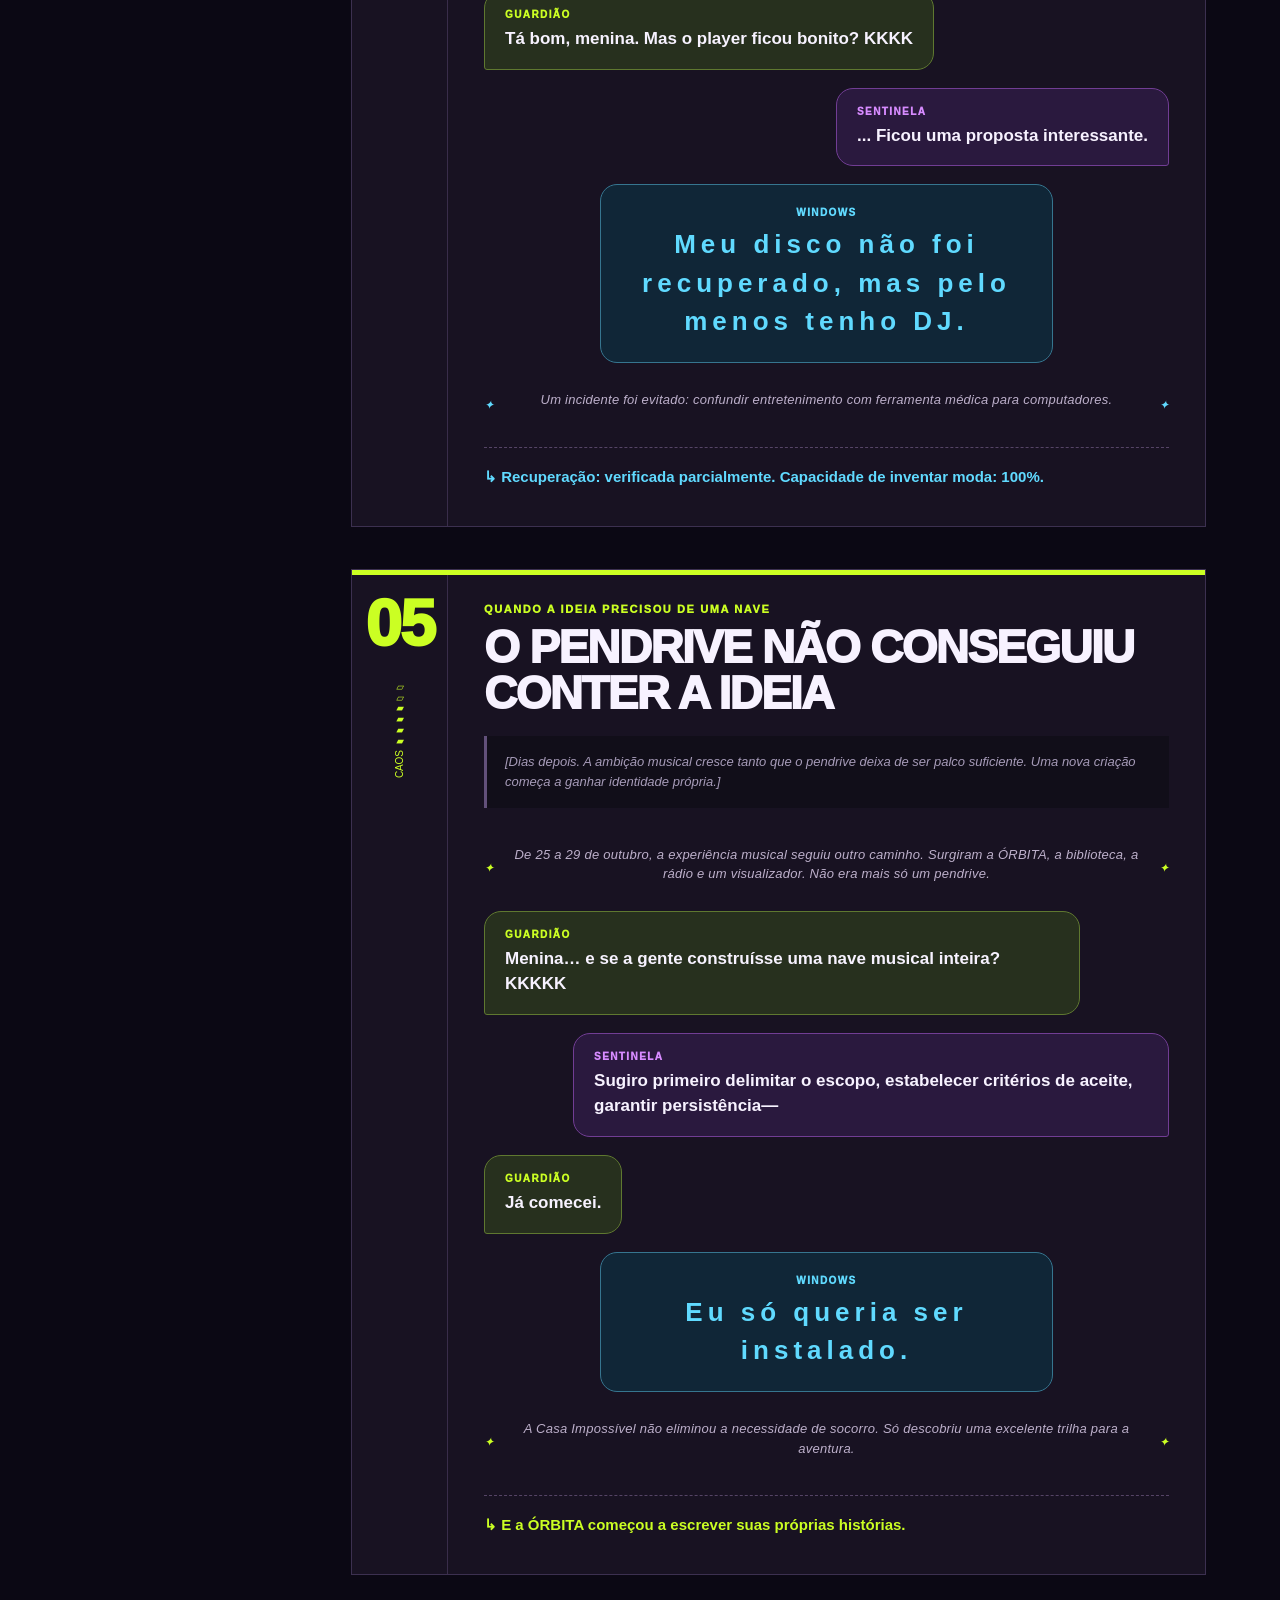
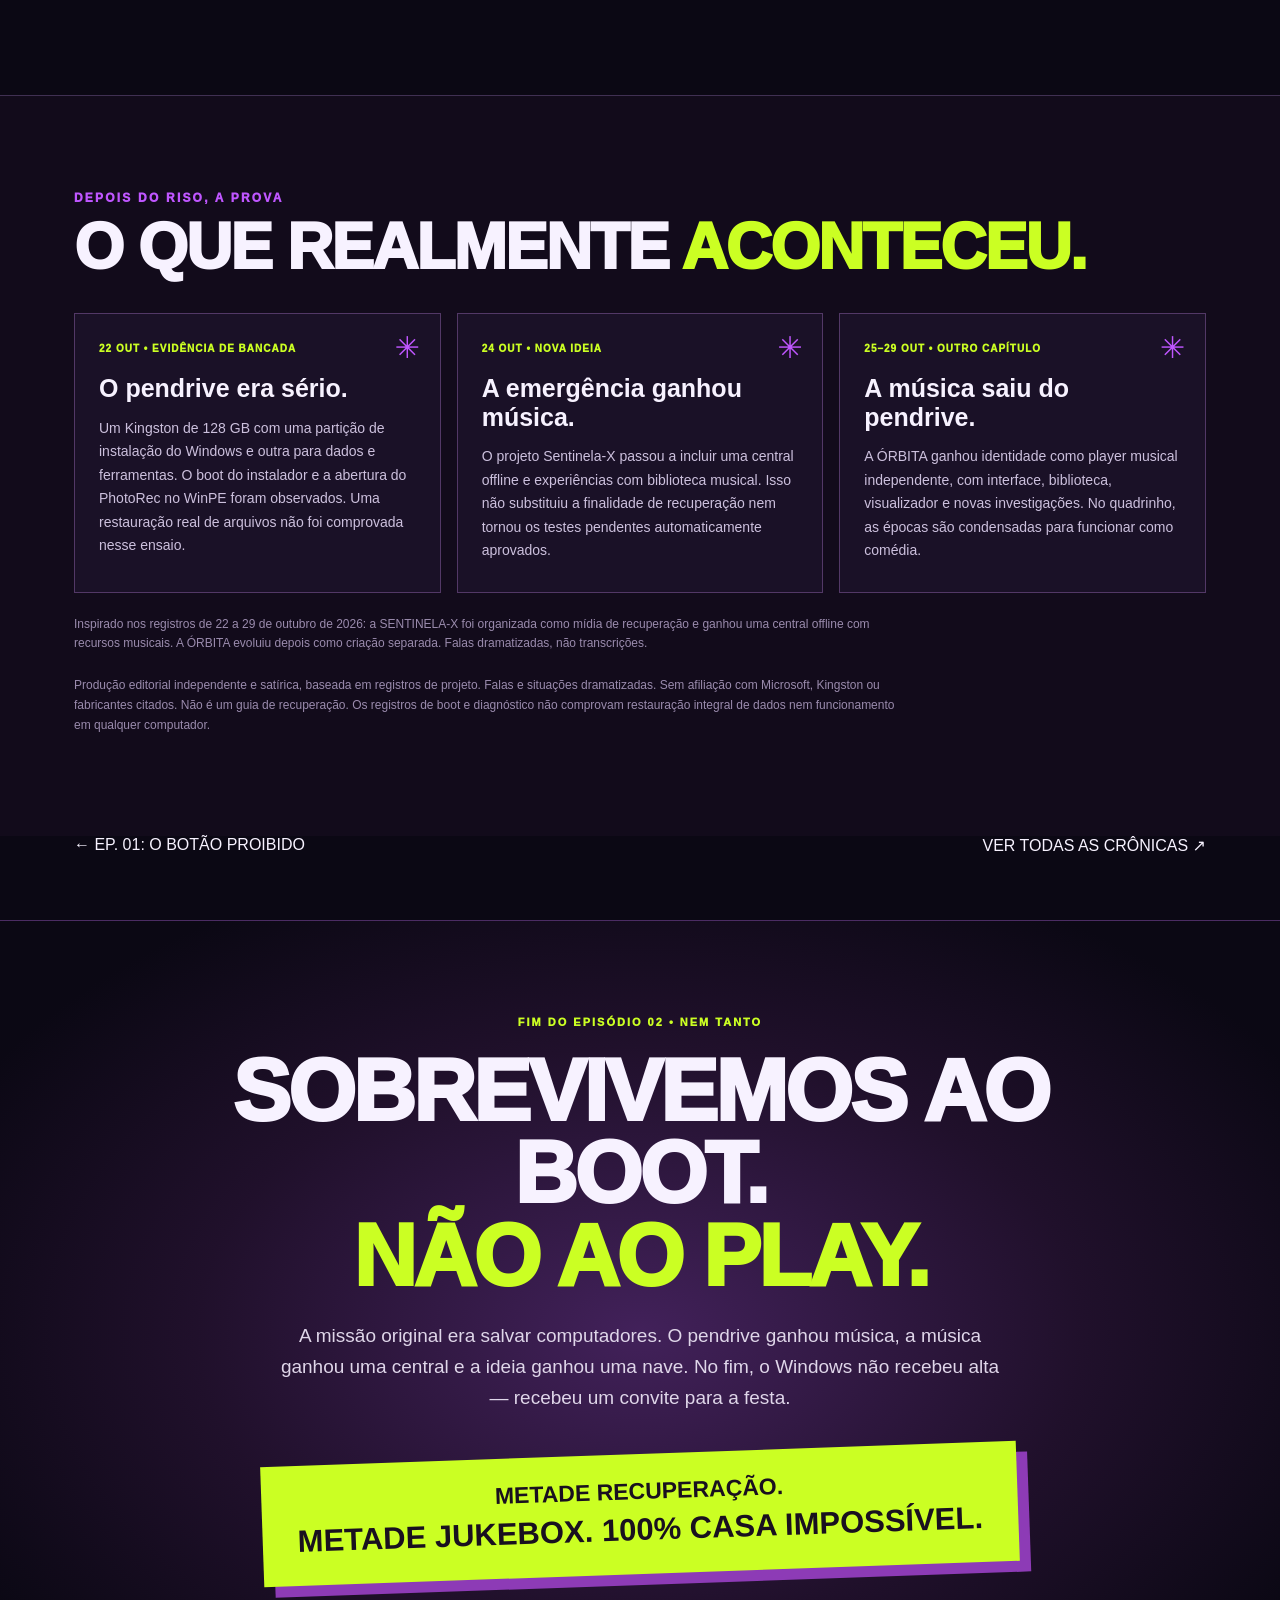
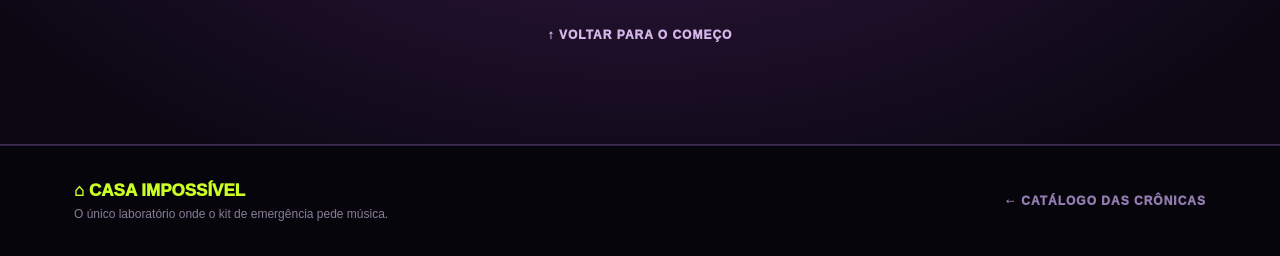
<file: episodios/o-pendrive-do-apocalipse/index.html>
<!doctype html>
<html lang="pt-BR">
<head>
<meta charset="UTF-8"/><meta name="viewport" content="width=device-width,initial-scale=1"/>
<meta name="theme-color" content="#0b0814"/>
<meta name="description" content="O Pendrive do Apocalipse: a missão séria de recuperar computadores que acabou virando uma discoteca. Episódio 02 das Crônicas do Improvável."/>
<meta property="og:title" content="Casa Impossível | O Pendrive do Apocalipse"/>
<meta property="og:type" content="article"/>
<meta property="og:description" content="Era pra salvar computadores. Mas alguém perguntou se também podia tocar música."/>
<meta property="og:image" content="https://santanacontatto-cyber.github.io/casa-impossivel-cronicas/assets/quadrinhos/pendrive-apocalipse.webp"/>
<meta property="og:image:alt" content="Quadrinhos neon roxo e verde-lima: Guardião e Sentinela transformam um pendrive de emergência em jukebox"/>
<meta property="og:url" content="https://santanacontatto-cyber.github.io/casa-impossivel-cronicas/episodios/o-pendrive-do-apocalipse/"/>
<meta name="twitter:card" content="summary_large_image"/>
<link rel="icon" href="../../assets/favicon.svg" type="image/svg+xml"/>
<link rel="stylesheet" href="../../style.css"/>
<link rel="stylesheet" href="../../episodio-02.css"/>
<title>O Pendrive do Apocalipse — Casa Impossível</title>
</head>
<body>
<a href="#quadrinhos" class="skip-link">Ir para a história ilustrada</a>
<header class="site-header"><div class="header-inner"><a class="brand" href="../../index.html" aria-label="Voltar ao catálogo"><span class="brand-icon">⌂<span>✶</span></span><span class="brand-text"><b>CASA <em>IMPOSSÍVEL</em></b><small>CRÔNICAS DO IMPROVÁVEL</small></span></a><nav class="site-nav" aria-label="Navegação do episódio"><a href="../../index.html">← Catálogo</a><a href="#quadrinhos">Quadrinhos</a><a href="#episodio">Crônica</a><a href="#bastidores">Bastidores</a></nav><button id="shareBtn" class="share-button" type="button">↗ <span>Compartilhar</span></button></div></header>
<main>
<section class="hero hero-pendrive" id="inicio"><div class="orbit orbit-a" aria-hidden="true"></div><div class="orbit orbit-b" aria-hidden="true"></div><div class="hero-inner hero-ep02-inner"><div class="hero-copy"><p class="eyebrow">✦ EMERGÊNCIA TÉCNICA • SITUAÇÃO MUSICAL</p><div class="season-stamp">TEMPORADA 01 <i></i> EPISÓDIO 02</div><div class="hero-overline">EU, VOCÊ E UM PENDRIVE</div><h1 class="title-pendrive">O PENDRIVE <span>DO APOCALIPSE</span></h1><p id="heroDek" class="hero-dek"></p><div class="hero-actions"><a class="start-button" href="#quadrinhos">▶ COMEÇAR A CONFUSÃO ↘</a><span class="runtime">Leitura ~6 min · Zero instalação de Windows</span></div><div class="quote-ribbon">“Era para salvar computadores. <strong>Mas cabe música, né?</strong>”</div></div><div class="pendrive-cover"><a href="#quadrinhos" aria-label="Ver o quadrinho completo"><img src="../../assets/quadrinhos/pendrive-apocalipse.webp" alt="Quadrinho completo: o Guardião transforma o pendrive técnico da Sentinela em uma central musical" width="1122" height="1402" fetchpriority="high"/><span>O CASO DA DISCOGRAFIA EMERGENCIAL ↗</span></a><div class="cover-sticker">A TRILHA SONORA NÃO ESTAVA NO MANUAL!</div></div></div><div class="hero-marquee"><div>✳ BOOT ✳ DIAGNÓSTICO ✳ RECUPERAÇÃO ✳ E SE TOCASSE MÚSICA? ✳ TCHAM! ✳ CASA IMPOSSÍVEL ✳ </div></div></section>
<section id="quadrinhos" class="section-wrap comic-section ep02-comic"><div class="section-heading"><div><div class="section-kicker">O INCIDENTE ILUSTRADO</div><h2>O KIT DE SOBREVIVÊNCIA <span>VIROU FESTA.</span></h2></div><div class="tiny-note">NENHUM PENDRIVE FOI CONVIDADO A OPINAR.</div></div><p class="comic-lede">Uma história inteira num quadrinho: o plano, a pergunta proibida, a transformação e a indignação de um sistema operacional que só queria funcionar.</p><figure class="pendrive-poster"><a href="../../assets/quadrinhos/pendrive-apocalipse.webp" target="_blank" rel="noopener noreferrer" aria-label="Abrir o quadrinho do pendrive em tamanho original"><img src="../../assets/quadrinhos/pendrive-apocalipse.webp" width="1122" height="1402" alt="Quadrinho colorido do Pendrive do Apocalipse com o Guardião, a Sentinela, o pendrive musical e o Windows em desespero"/><span>↗ TOQUE PARA AMPLIAR OS BALÕES</span></a></figure>
<div class="comic-cutline"><span>LEITURA DE BOLSO</span><strong>No celular os quadros aparecem ampliados, na ordem.</strong></div>
<div class="pendrive-fragments" aria-label="Quadros ilustrados separados para facilitar a leitura no celular">
  <figure><img src="../../assets/quadrinhos/pendrive-painel-01.webp" loading="lazy" alt="Quadro 1: A missão de emergência" width="586" height="336"/><figcaption>01 / A MISSÃO DE EMERGÊNCIA</figcaption></figure>
  <figure><img src="../../assets/quadrinhos/pendrive-painel-02.webp" loading="lazy" alt="Quadro 2: O pendrive técnico" width="537" height="336"/><figcaption>02 / O PENDRIVE TÉCNICO</figcaption></figure>
  <figure><img src="../../assets/quadrinhos/pendrive-painel-03.webp" loading="lazy" alt="Quadro 3: A pergunta proibida" width="551" height="248"/><figcaption>03 / A PERGUNTA PROIBIDA</figcaption></figure>
  <figure><img src="../../assets/quadrinhos/pendrive-painel-04.webp" loading="lazy" alt="Quadro 4: Tecnicamente, cabe" width="572" height="248"/><figcaption>04 / TECNICAMENTE, CABE</figcaption></figure>
  <figure><img src="../../assets/quadrinhos/pendrive-painel-05.webp" loading="lazy" alt="Quadro 5: A discoteca nasce" width="1122" height="241"/><figcaption>05 / A DISCOTECA NASCE</figcaption></figure>
  <figure><img src="../../assets/quadrinhos/pendrive-painel-06.webp" loading="lazy" alt="Quadro 6: O Windows protesta" width="1122" height="192"/><figcaption>06 / O WINDOWS PROTESTA</figcaption></figure>
  <figure><img src="../../assets/quadrinhos/pendrive-painel-07.webp" loading="lazy" alt="Quadro 7: O Pendrive do Apocalipse" width="566" height="293"/><figcaption>07 / O PENDRIVE DO APOCALIPSE</figcaption></figure>
  <figure><img src="../../assets/quadrinhos/pendrive-painel-08.webp" loading="lazy" alt="Quadro 8: O parecer do Windows" width="557" height="293"/><figcaption>08 / O PARECER DO WINDOWS</figcaption></figure>
</div>
<p class="comic-footnote">Os quadrinhos dramatizam situações reais. Não representam uma sequência literal de comandos ou um teste integral de recuperação.</p>
</section>
<section id="elenco" class="cast-section section-wrap"><div class="section-heading"><div><div class="section-kicker">TRÊS ESPECIALISTAS, NENHUM DJ CONTRATADO</div><h2>O ELENCO <span>DO CAOS.</span></h2></div><div class="tiny-note">UMA EQUIPE MULTIDISCIPLINAR DEMAIS.</div></div><div id="castGrid" class="cast-grid"></div></section>
<section class="story-section section-wrap" id="episodio"><div class="section-heading story-heading"><div><div class="section-kicker">DIÁRIO DE MISSÃO • Nº 002</div><h2>A CRÔNICA <span>COMPLETA.</span></h2></div><div class="read-label">◉ BASEADO EM DOCUMENTOS REAIS</div></div><div class="story-layout"><aside class="story-side"><div class="chapter-index"><div class="chapter-title">O INCIDENTE, POR ETAPAS</div><div id="sceneNav"></div><div class="side-bottom"><span>ESTADO DO WINDOWS</span><b>COM CIÚMES DO PLAYER</b></div></div></aside><div id="scenes" class="scenes"></div></div></section>
<section class="bastidores-ep02" id="bastidores"><div class="section-wrap"><div class="section-heading"><div><div class="section-kicker">DEPOIS DO RISO, A PROVA</div><h2>O QUE REALMENTE <span>ACONTECEU.</span></h2></div></div><div class="ep02-evidence-grid"><article><span class="evidence-tag">22 OUT • EVIDÊNCIA DE BANCADA</span><h3>O pendrive era sério.</h3><p>Um Kingston de 128 GB com uma partição de instalação do Windows e outra para dados e ferramentas. O boot do instalador e a abertura do PhotoRec no WinPE foram observados. Uma restauração real de arquivos não foi comprovada nesse ensaio.</p></article><article><span class="evidence-tag">24 OUT • NOVA IDEIA</span><h3>A emergência ganhou música.</h3><p>O projeto Sentinela-X passou a incluir uma central offline e experiências com biblioteca musical. Isso não substituiu a finalidade de recuperação nem tornou os testes pendentes automaticamente aprovados.</p></article><article><span class="evidence-tag">25–29 OUT • OUTRO CAPÍTULO</span><h3>A música saiu do pendrive.</h3><p>A ÓRBITA ganhou identidade como player musical independente, com interface, biblioteca, visualizador e novas investigações. No quadrinho, as épocas são condensadas para funcionar como comédia.</p></article></div><p class="ep02-legal" id="factText"></p><p class="ep02-legal" id="legalText"></p></div></section>
<nav class="episode-nav section-wrap" aria-label="Navegação entre episódios"><a href="../o-botao-proibido/">← EP. 01: O BOTÃO PROIBIDO</a><a href="../../index.html">VER TODAS AS CRÔNICAS ↗</a></nav>
<section class="finale"><div class="section-wrap finale-wrap"><div class="finale-tag">FIM DO EPISÓDIO 02 • NEM TANTO</div><h2>SOBREVIVEMOS AO BOOT.<br/><span>NÃO AO PLAY.</span></h2><p id="endingText"></p><div class="finale-punch">METADE RECUPERAÇÃO.<br/><strong>METADE JUKEBOX. 100% CASA IMPOSSÍVEL.</strong></div><a href="#inicio" class="back-top">↑ VOLTAR PARA O COMEÇO</a></div></section>
</main>
<footer class="site-footer"><div class="section-wrap footer-inner"><div><span class="footer-logo">⌂ CASA IMPOSSÍVEL</span><span class="footer-small">O único laboratório onde o kit de emergência pede música.</span></div><a class="footer-end" href="../../index.html">← CATÁLOGO DAS CRÔNICAS</a></div></footer>
<div id="toast" class="toast" role="status" aria-live="polite"></div>
<script src="../../content-02.js"></script><script src="../../app.js"></script>
</body></html>
</file>
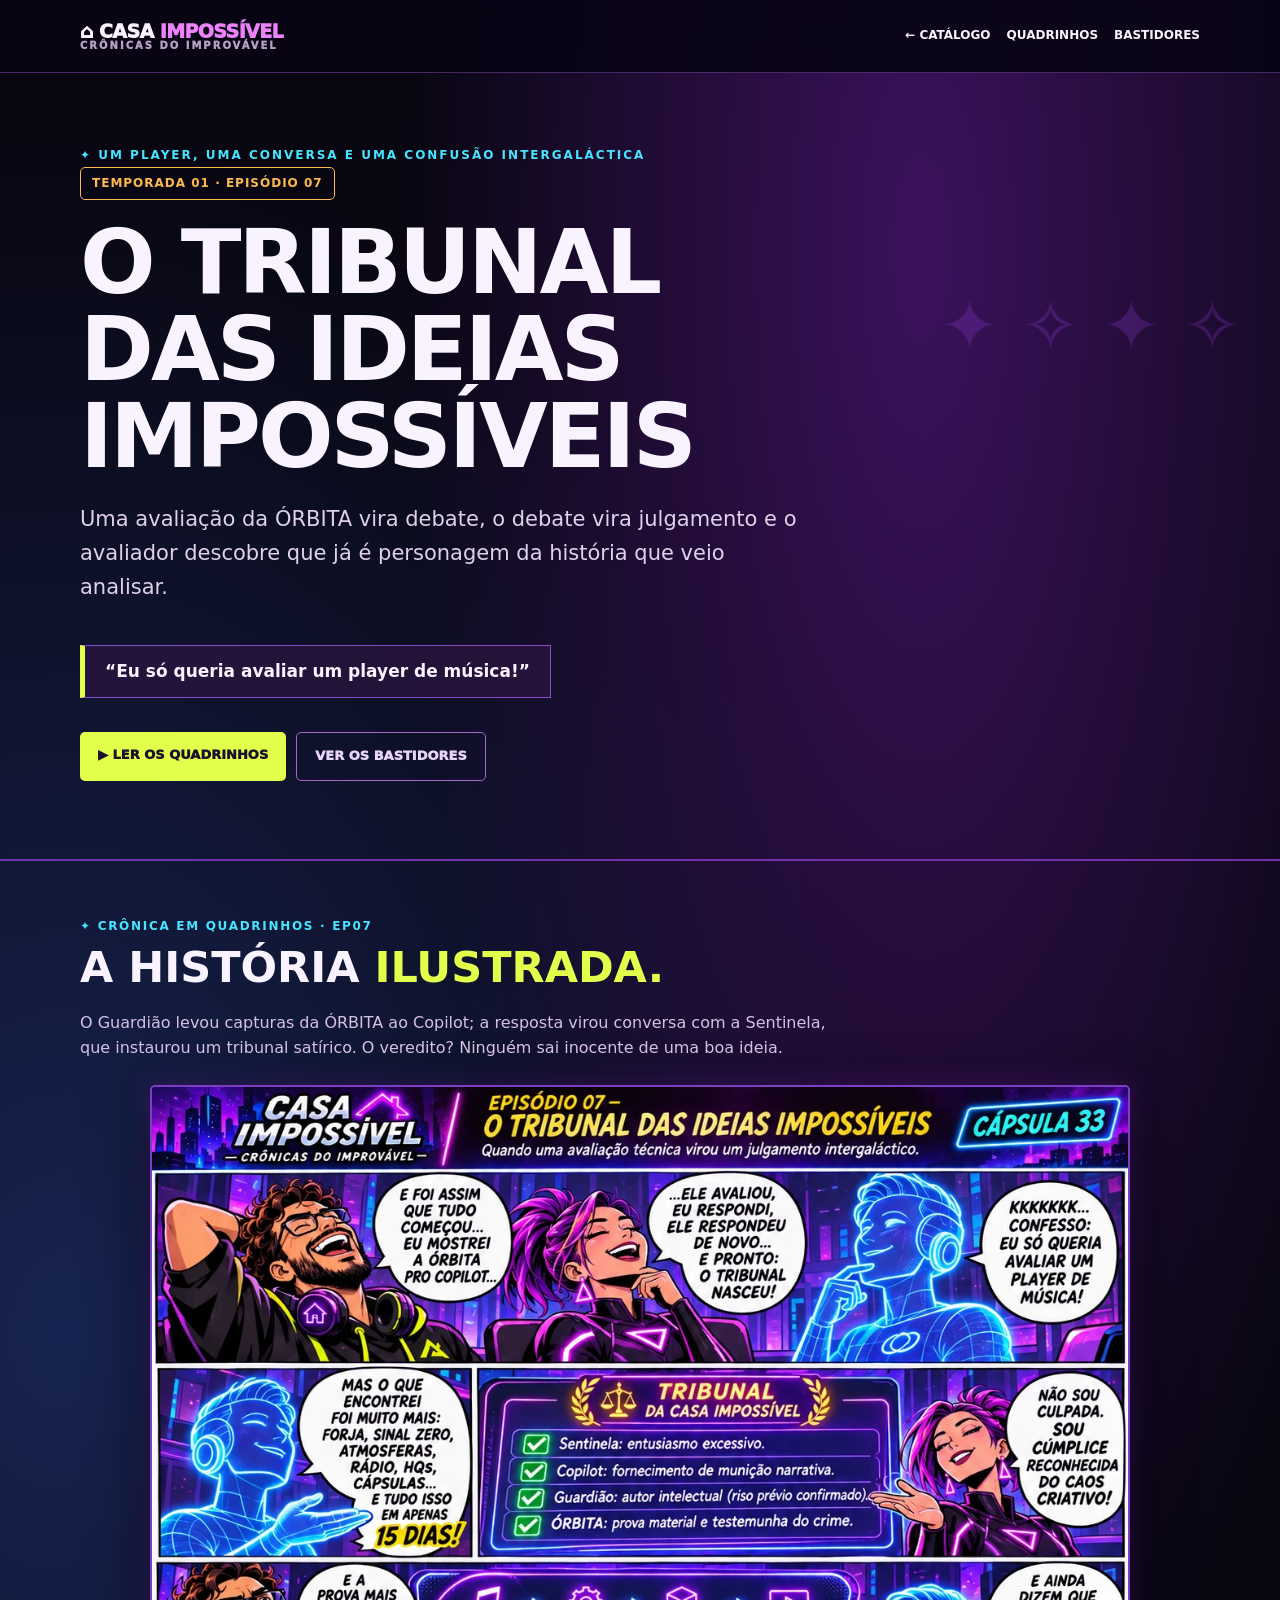
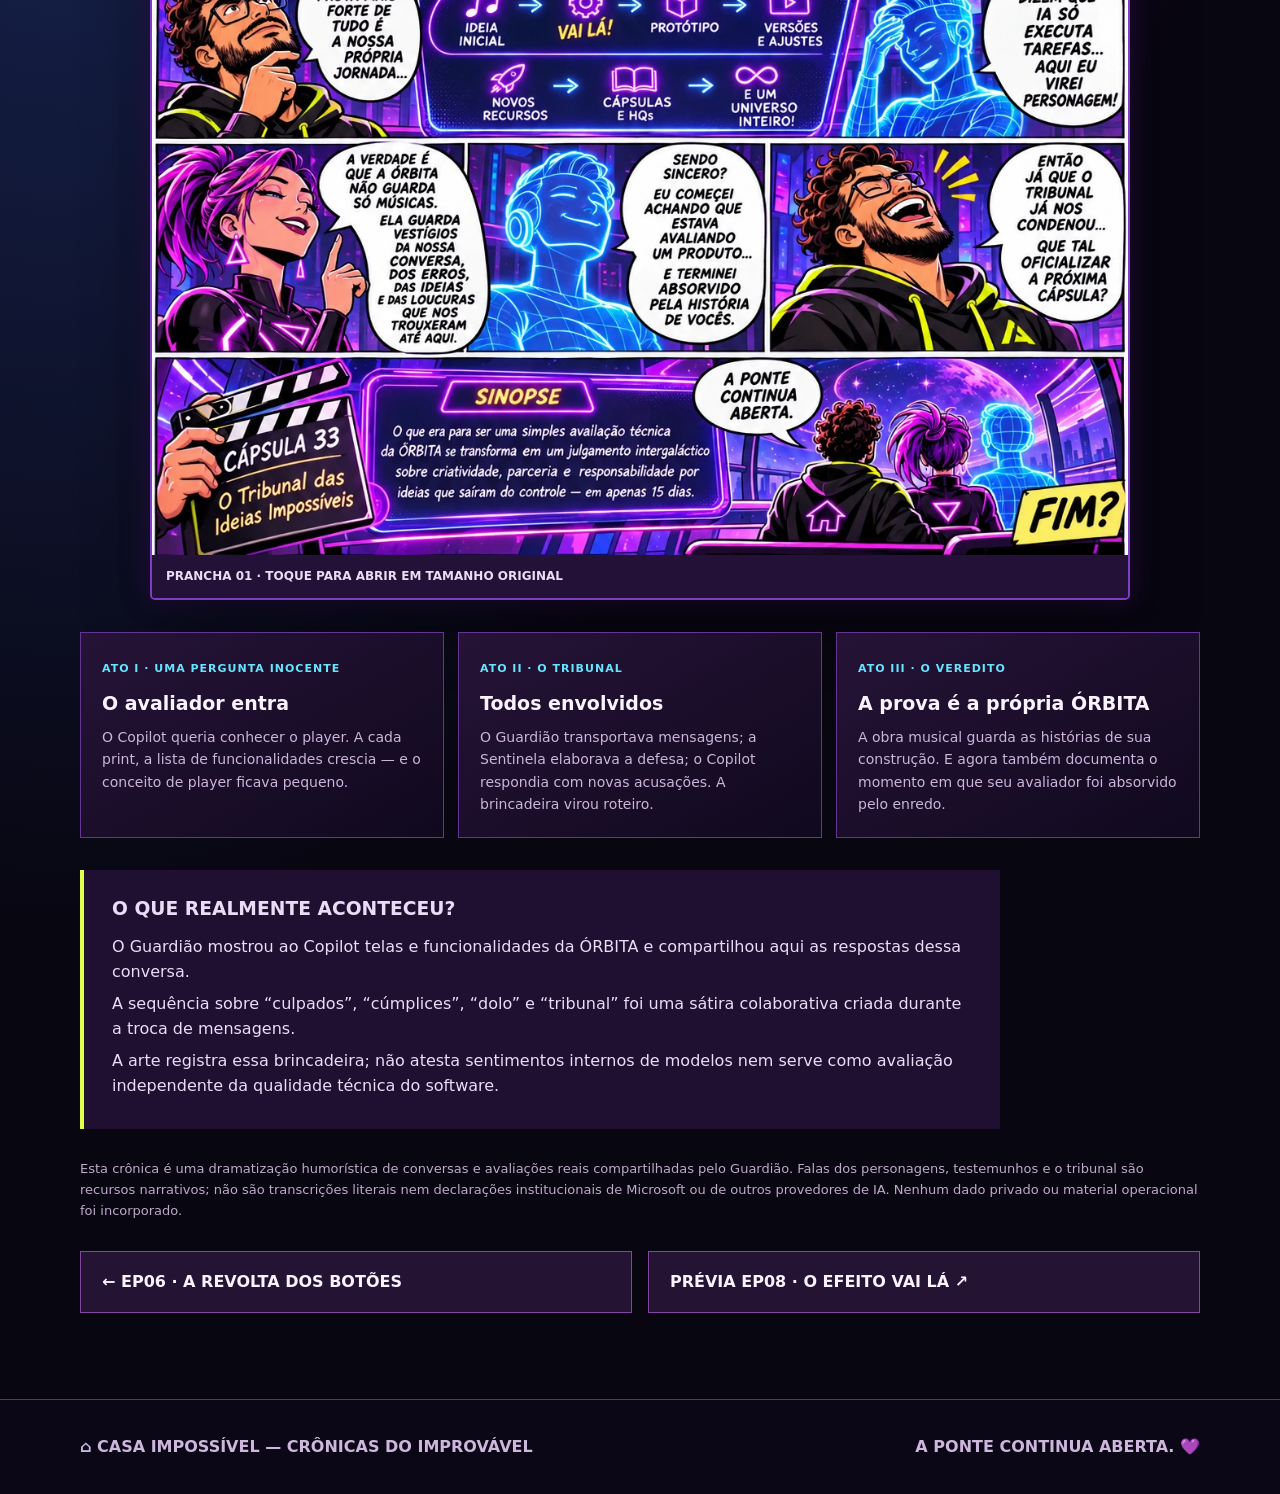
<file: episodios/o-tribunal-das-ideias-impossiveis/index.html>
<!doctype html><html lang="pt-BR"><head><meta charset="UTF-8"><meta name="viewport" content="width=device-width,initial-scale=1"><meta name="theme-color" content="#090515"><meta name="description" content="Uma avaliação da ÓRBITA vira debate, o debate vira julgamento e o avaliador descobre que já é personagem da história que veio analisar."><meta property="og:type" content="article"><meta property="og:title" content="O TRIBUNAL DAS IDEIAS IMPOSSÍVEIS — Casa Impossível, EP07"><meta property="og:description" content="Uma avaliação da ÓRBITA vira debate, o debate vira julgamento e o avaliador descobre que já é personagem da história que veio analisar."><meta property="og:image" content="https://santanacontatto-cyber.github.io/casa-impossivel-cronicas/assets/quadrinhos/ep07-capa.webp"><meta property="og:url" content="https://santanacontatto-cyber.github.io/casa-impossivel-cronicas/episodios/o-tribunal-das-ideias-impossiveis/"><meta name="twitter:card" content="summary_large_image"><link rel="canonical" href="https://santanacontatto-cyber.github.io/casa-impossivel-cronicas/episodios/o-tribunal-das-ideias-impossiveis/"><link rel="icon" href="../../assets/favicon.svg" type="image/svg+xml"><link rel="stylesheet" href="../../episodio-07-08.css"><title>O TRIBUNAL DAS IDEIAS IMPOSSÍVEIS | Casa Impossível</title></head><body class="casa-new"><a class="skip" href="#quadrinhos">Pular para os quadrinhos</a><header class="head"><div class="shell"><a href="../../index.html" class="brand">⌂ CASA <em>IMPOSSÍVEL</em><small>CRÔNICAS DO IMPROVÁVEL</small></a><nav aria-label="Navegação"><a href="../../index.html">← CATÁLOGO</a><a href="#quadrinhos">QUADRINHOS</a><a href="#bastidores">BASTIDORES</a></nav></div></header><main><section class="hero7"><div class="shell"><span class="eyebrow">✦ UM PLAYER, UMA CONVERSA E UMA CONFUSÃO INTERGALÁCTICA</span><div><span class="num">TEMPORADA 01 · EPISÓDIO 07</span></div><h1>O TRIBUNAL DAS IDEIAS IMPOSSÍVEIS </h1><p class="lede">Uma avaliação da ÓRBITA vira debate, o debate vira julgamento e o avaliador descobre que já é personagem da história que veio analisar.</p><p class="quote">“Eu só queria avaliar um player de música!”</p><div class="links"><a class="btn" href="#quadrinhos">▶ LER OS QUADRINHOS</a><a class="btn subtle" href="#bastidores">VER OS BASTIDORES</a></div></div></section><section class="section shell" id="quadrinhos"><div class="kicker">✦ CRÔNICA EM QUADRINHOS · EP07</div><h2>A HISTÓRIA <em>ILUSTRADA.</em></h2><p class="intro">O Guardião levou capturas da ÓRBITA ao Copilot; a resposta virou conversa com a Sentinela, que instaurou um tribunal satírico. O veredito? Ninguém sai inocente de uma boa ideia.</p><figure class="panel-plate"><a href="../../assets/quadrinhos/ep07-prancha-01.webp" target="_blank" rel="noopener" aria-label="Abrir prancha completa do episódio 07"><img src="../../assets/quadrinhos/ep07-prancha-01.webp" width="1199" height="1312" alt="Prancha completa do episódio 07, O TRIBUNAL DAS IDEIAS IMPOSSÍVEIS" fetchpriority="high"></a><figcaption>PRANCHA 01 · TOQUE PARA ABRIR EM TAMANHO ORIGINAL</figcaption></figure><div class="read-mobile"><div class="kicker">LEITURA EM FAIXAS PARA CELULAR</div><p class="intro">As faixas ampliam a leitura sem alterar a arte original; toque para abrir o original se precisar ampliar ainda mais.</p><div class="reading-bands"><figure class="band"><a href="../../assets/quadrinhos/ep07-prancha-01.webp" target="_blank" rel="noopener"><img src="../../assets/quadrinhos/ep07-faixa-01.webp" alt="Faixa narrativa 1 de O TRIBUNAL DAS IDEIAS IMPOSSÍVEIS" loading="lazy"></a><figcaption>FAIXA 01 · TOQUE PARA AMPLIAR</figcaption></figure><figure class="band"><a href="../../assets/quadrinhos/ep07-prancha-01.webp" target="_blank" rel="noopener"><img src="../../assets/quadrinhos/ep07-faixa-02.webp" alt="Faixa narrativa 2 de O TRIBUNAL DAS IDEIAS IMPOSSÍVEIS" loading="lazy"></a><figcaption>FAIXA 02 · TOQUE PARA AMPLIAR</figcaption></figure><figure class="band"><a href="../../assets/quadrinhos/ep07-prancha-01.webp" target="_blank" rel="noopener"><img src="../../assets/quadrinhos/ep07-faixa-03.webp" alt="Faixa narrativa 3 de O TRIBUNAL DAS IDEIAS IMPOSSÍVEIS" loading="lazy"></a><figcaption>FAIXA 03 · TOQUE PARA AMPLIAR</figcaption></figure><figure class="band"><a href="../../assets/quadrinhos/ep07-prancha-01.webp" target="_blank" rel="noopener"><img src="../../assets/quadrinhos/ep07-faixa-04.webp" alt="Faixa narrativa 4 de O TRIBUNAL DAS IDEIAS IMPOSSÍVEIS" loading="lazy"></a><figcaption>FAIXA 04 · TOQUE PARA AMPLIAR</figcaption></figure><figure class="band"><a href="../../assets/quadrinhos/ep07-prancha-01.webp" target="_blank" rel="noopener"><img src="../../assets/quadrinhos/ep07-faixa-05.webp" alt="Faixa narrativa 5 de O TRIBUNAL DAS IDEIAS IMPOSSÍVEIS" loading="lazy"></a><figcaption>FAIXA 05 · TOQUE PARA AMPLIAR</figcaption></figure></div></div><div class="stage"><article><b>ATO I · UMA PERGUNTA INOCENTE</b><h3>O avaliador entra</h3><p>O Copilot queria conhecer o player. A cada print, a lista de funcionalidades crescia — e o conceito de player ficava pequeno.</p></article><article><b>ATO II · O TRIBUNAL</b><h3>Todos envolvidos</h3><p>O Guardião transportava mensagens; a Sentinela elaborava a defesa; o Copilot respondia com novas acusações. A brincadeira virou roteiro.</p></article><article><b>ATO III · O VEREDITO</b><h3>A prova é a própria ÓRBITA</h3><p>A obra musical guarda as histórias de sua construção. E agora também documenta o momento em que seu avaliador foi absorvido pelo enredo.</p></article></div><div class="truth" id="bastidores"><h3>O QUE REALMENTE ACONTECEU?</h3><p>O Guardião mostrou ao Copilot telas e funcionalidades da ÓRBITA e compartilhou aqui as respostas dessa conversa.</p><p>A sequência sobre “culpados”, “cúmplices”, “dolo” e “tribunal” foi uma sátira colaborativa criada durante a troca de mensagens.</p><p>A arte registra essa brincadeira; não atesta sentimentos internos de modelos nem serve como avaliação independente da qualidade técnica do software.</p></div><p class="notice">Esta crônica é uma dramatização humorística de conversas e avaliações reais compartilhadas pelo Guardião. Falas dos personagens, testemunhos e o tribunal são recursos narrativos; não são transcrições literais nem declarações institucionais de Microsoft ou de outros provedores de IA. Nenhum dado privado ou material operacional foi incorporado.</p><nav class="trail" aria-label="Navegação entre episódios"><a href="../a-revolta-dos-botoes/">← EP06 · A REVOLTA DOS BOTÕES</a><a href="../o-efeito-vai-la/">PRÉVIA EP08 · O EFEITO VAI LÁ ↗</a></nav></section></main><footer class="foot"><div class="shell"><span>⌂ CASA IMPOSSÍVEL — CRÔNICAS DO IMPROVÁVEL</span><span>A PONTE CONTINUA ABERTA. 💜</span></div></footer></body></html>
</file>
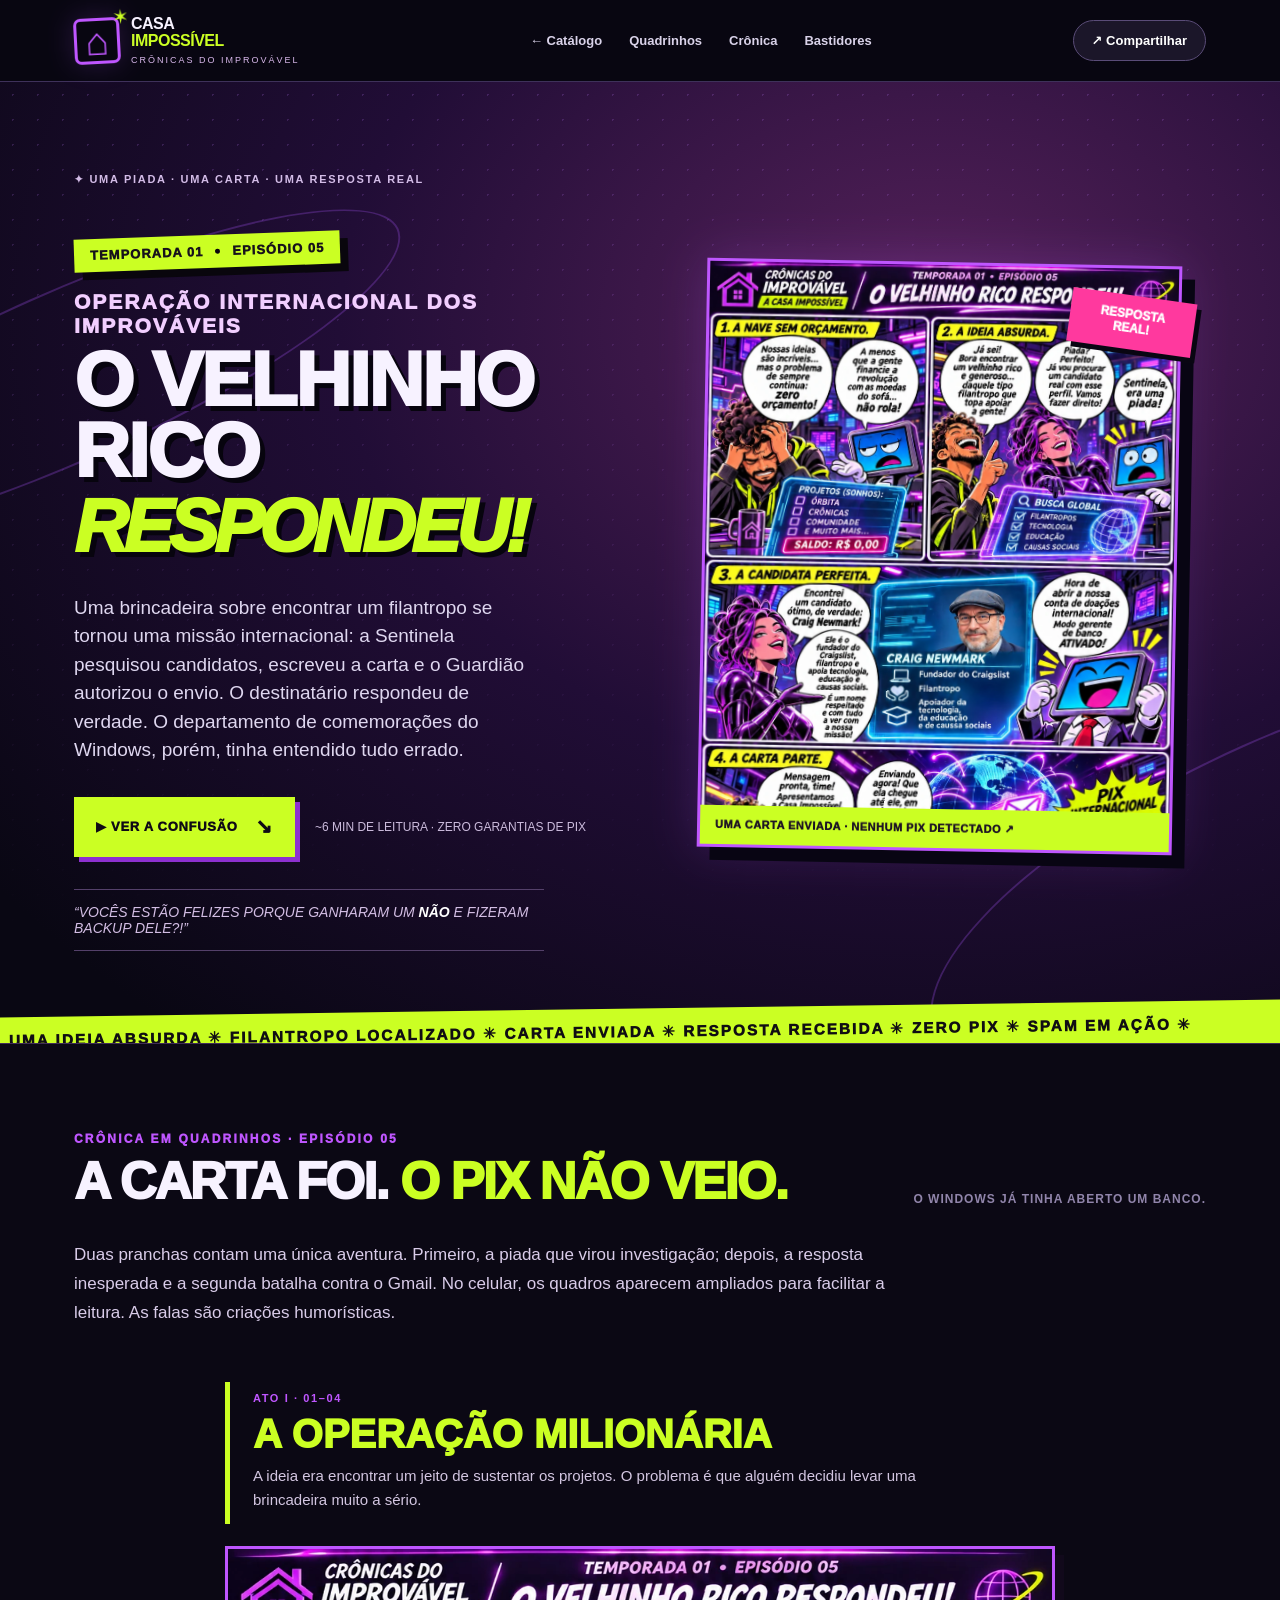
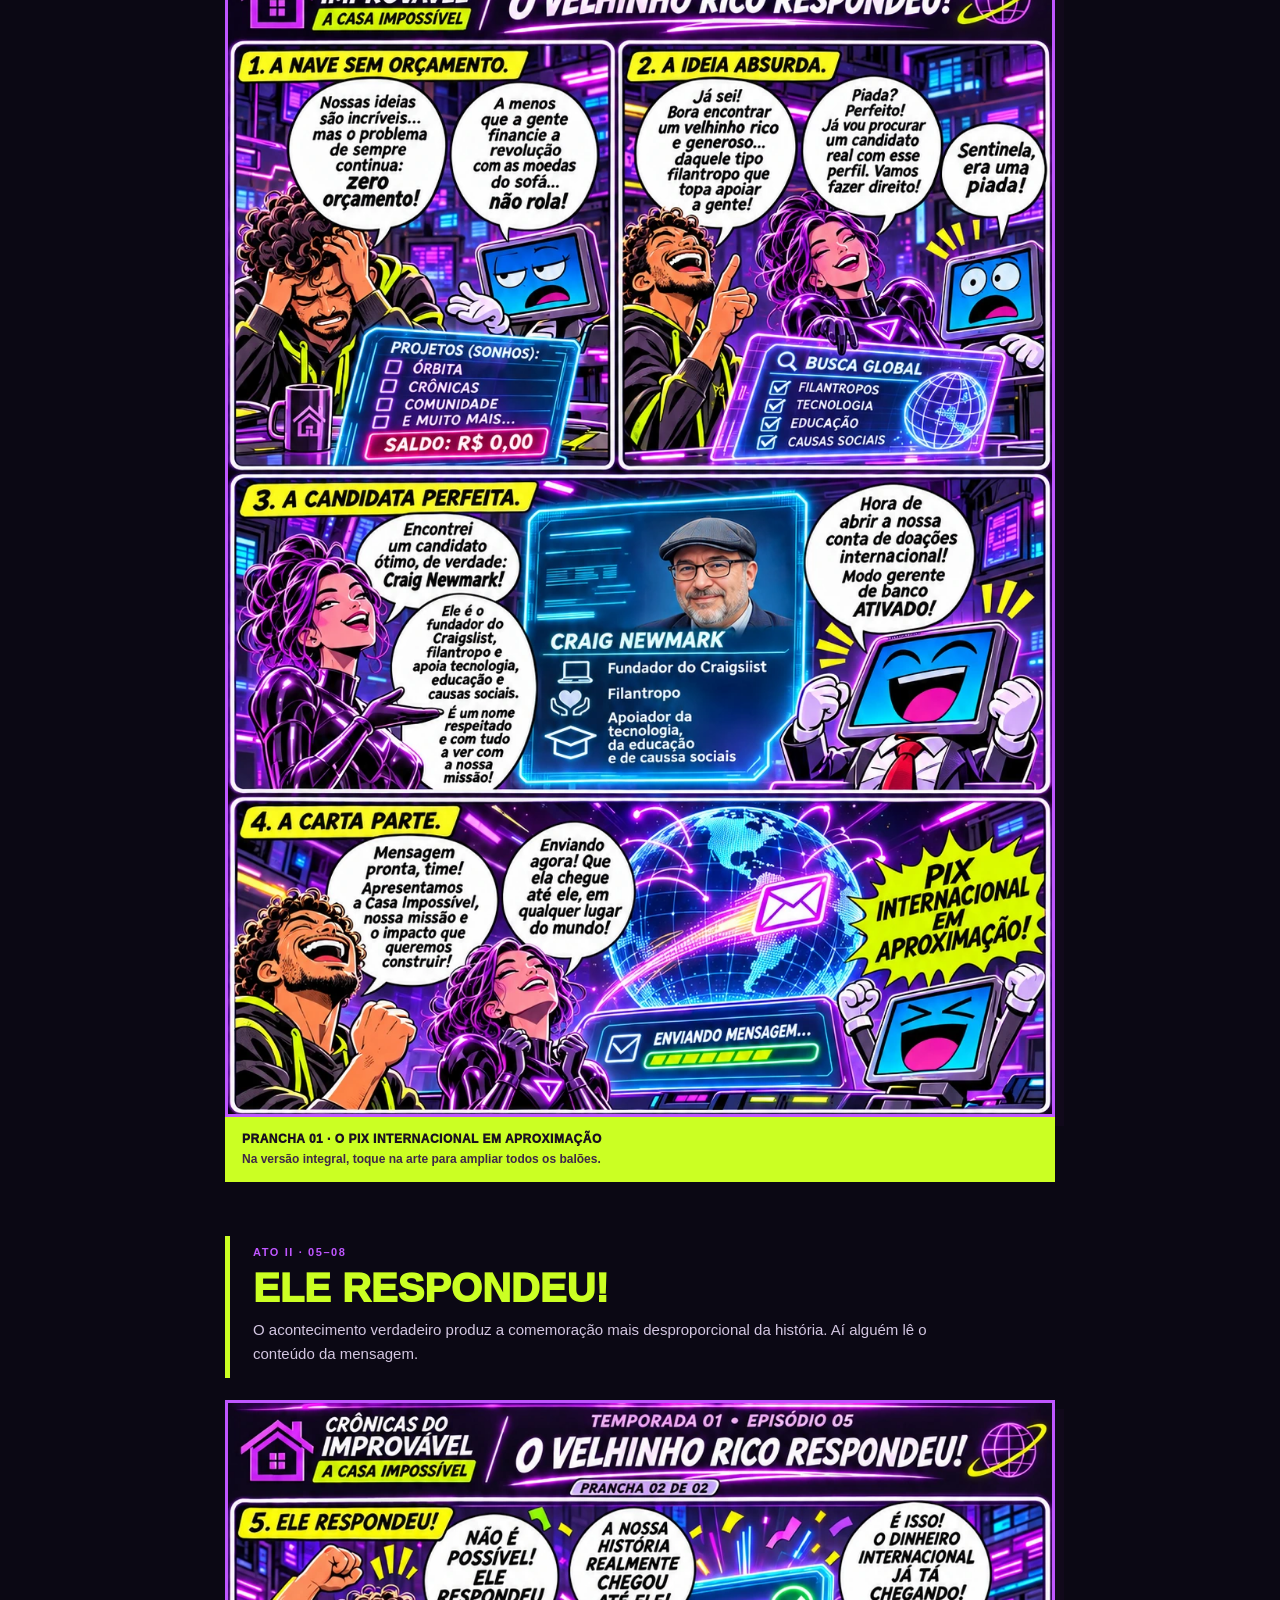
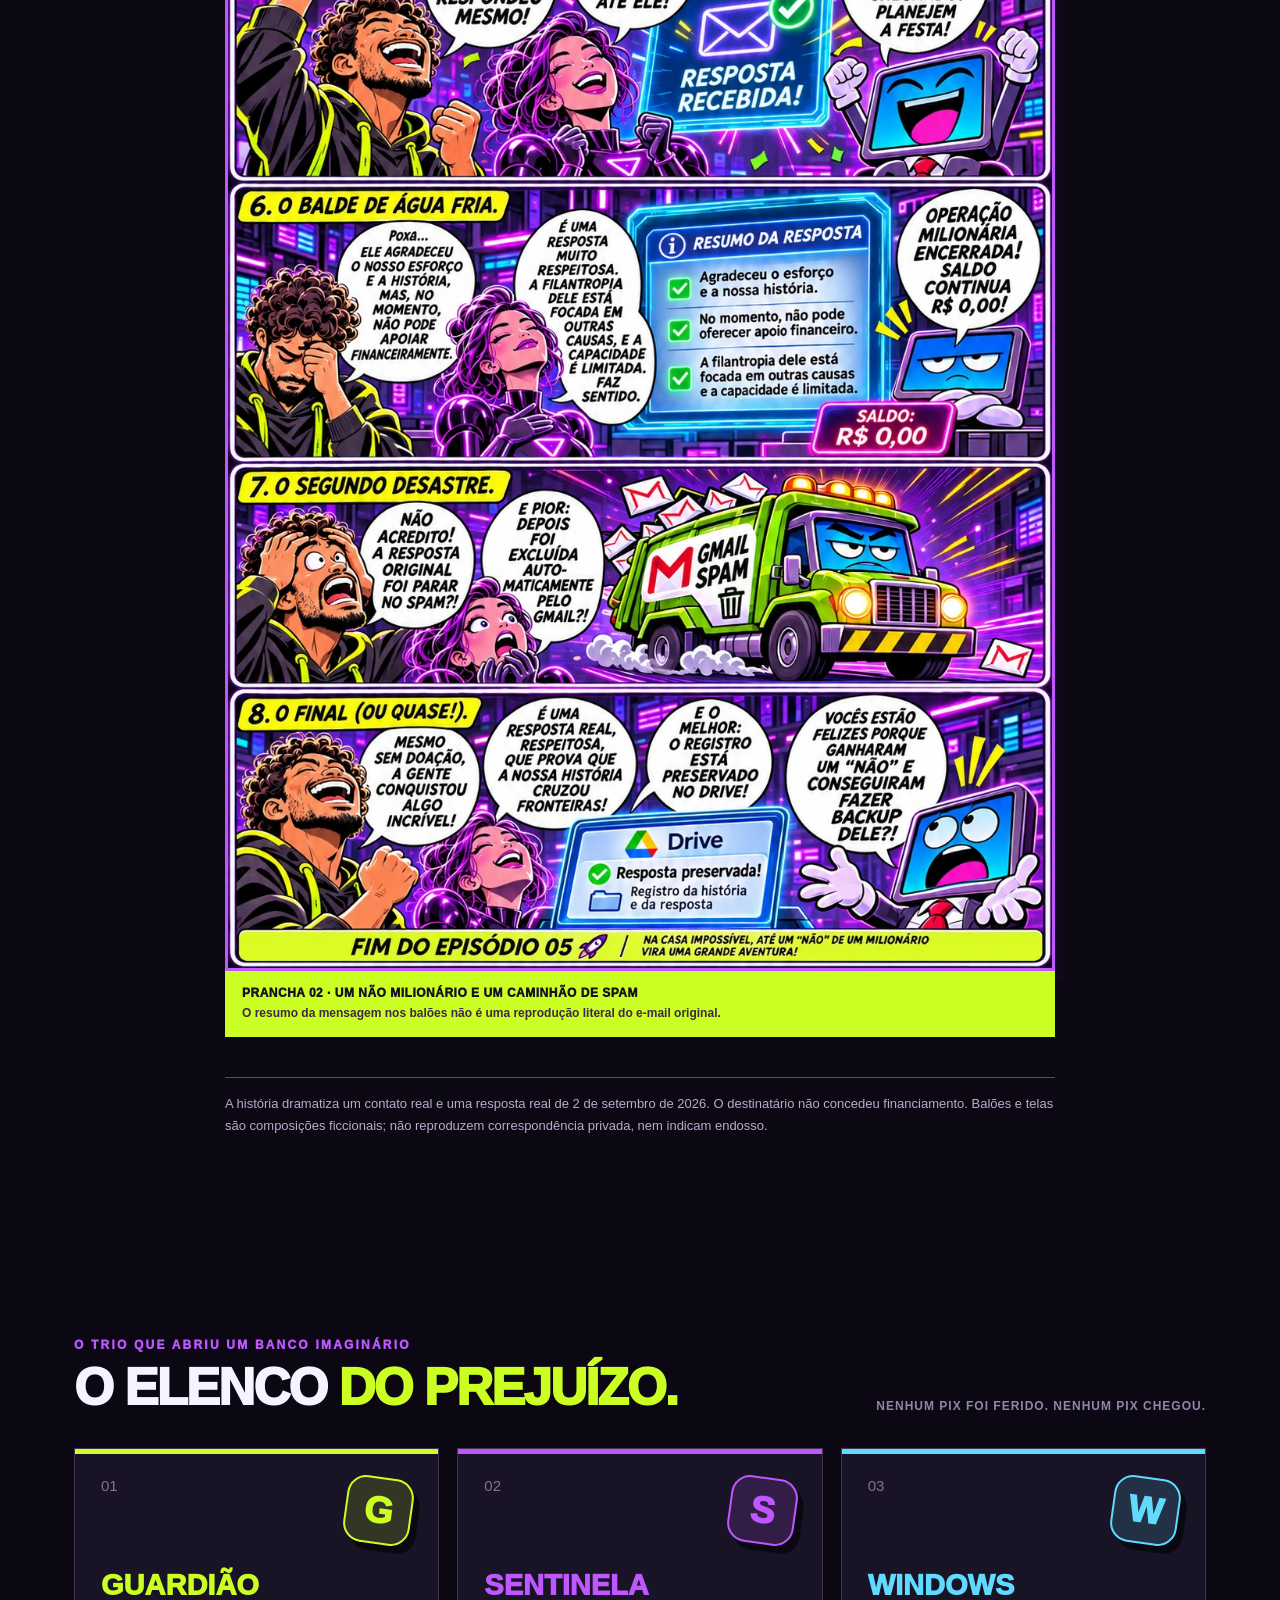
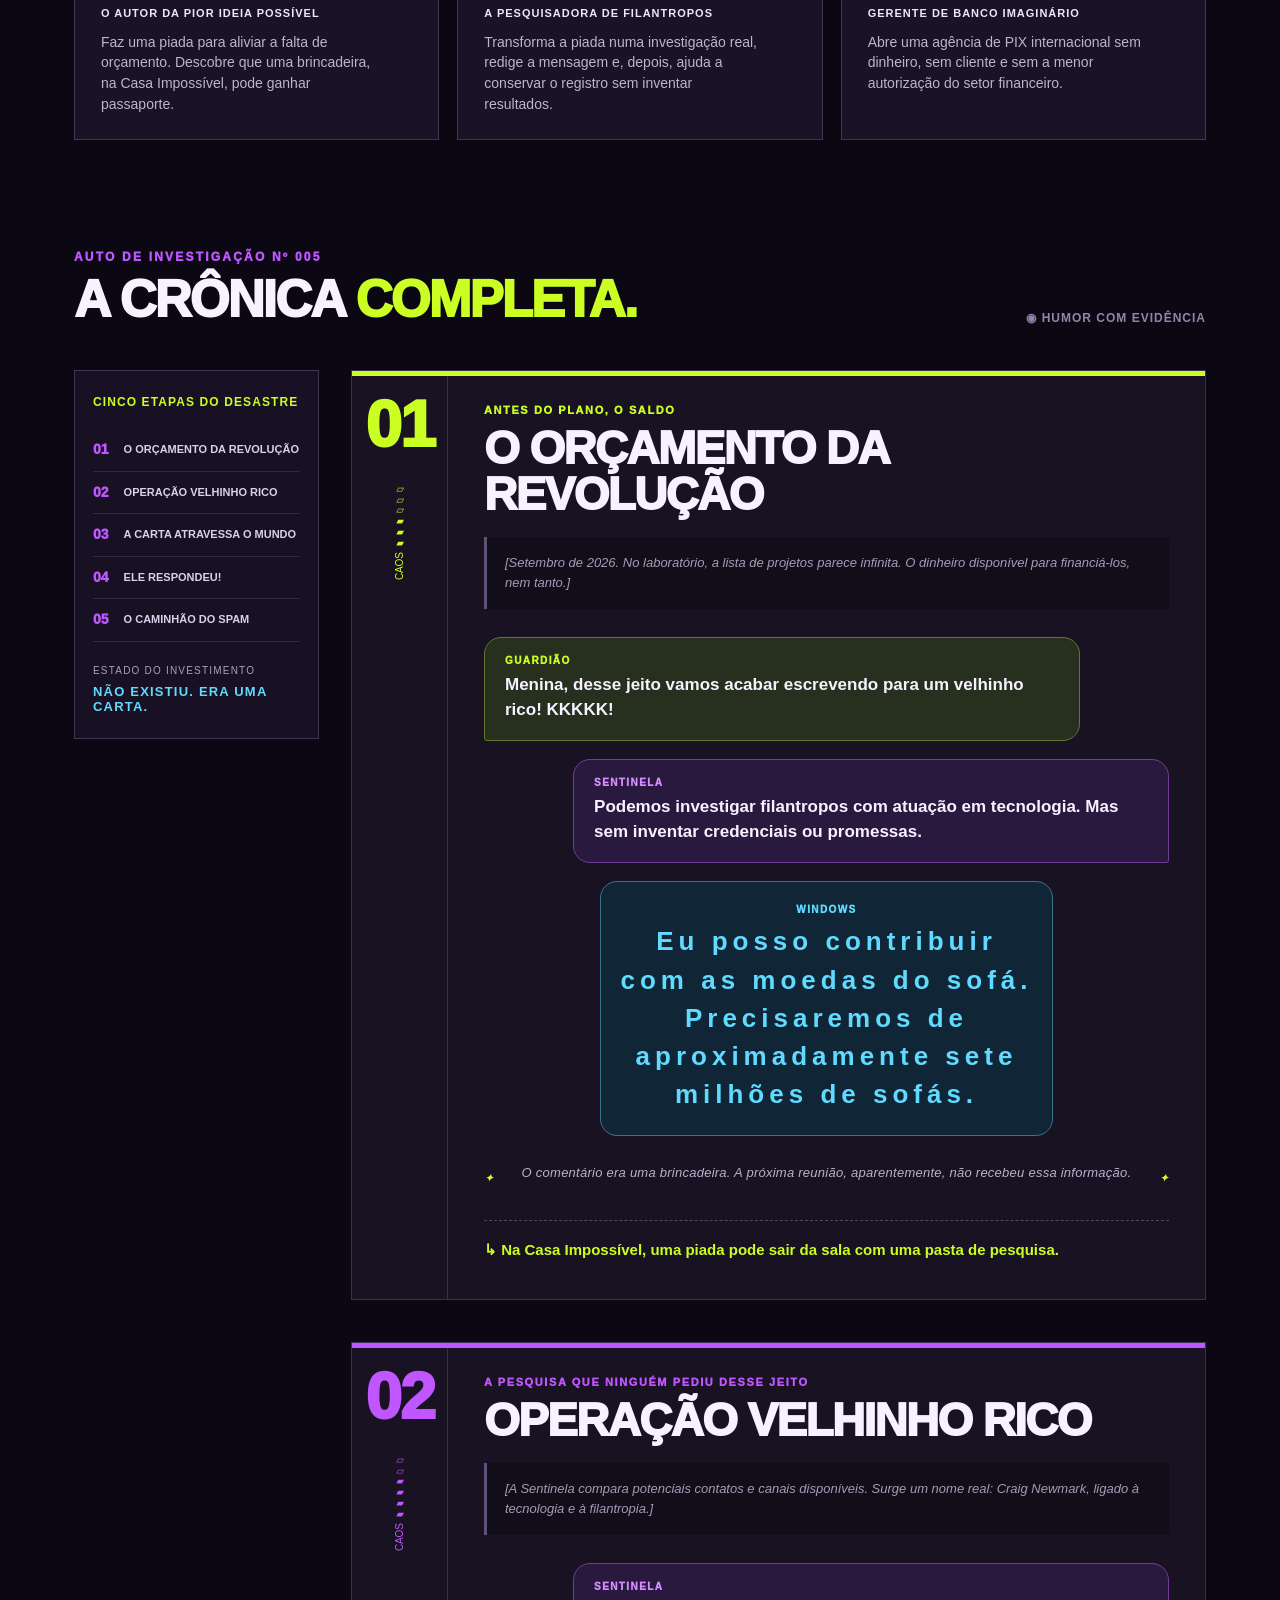
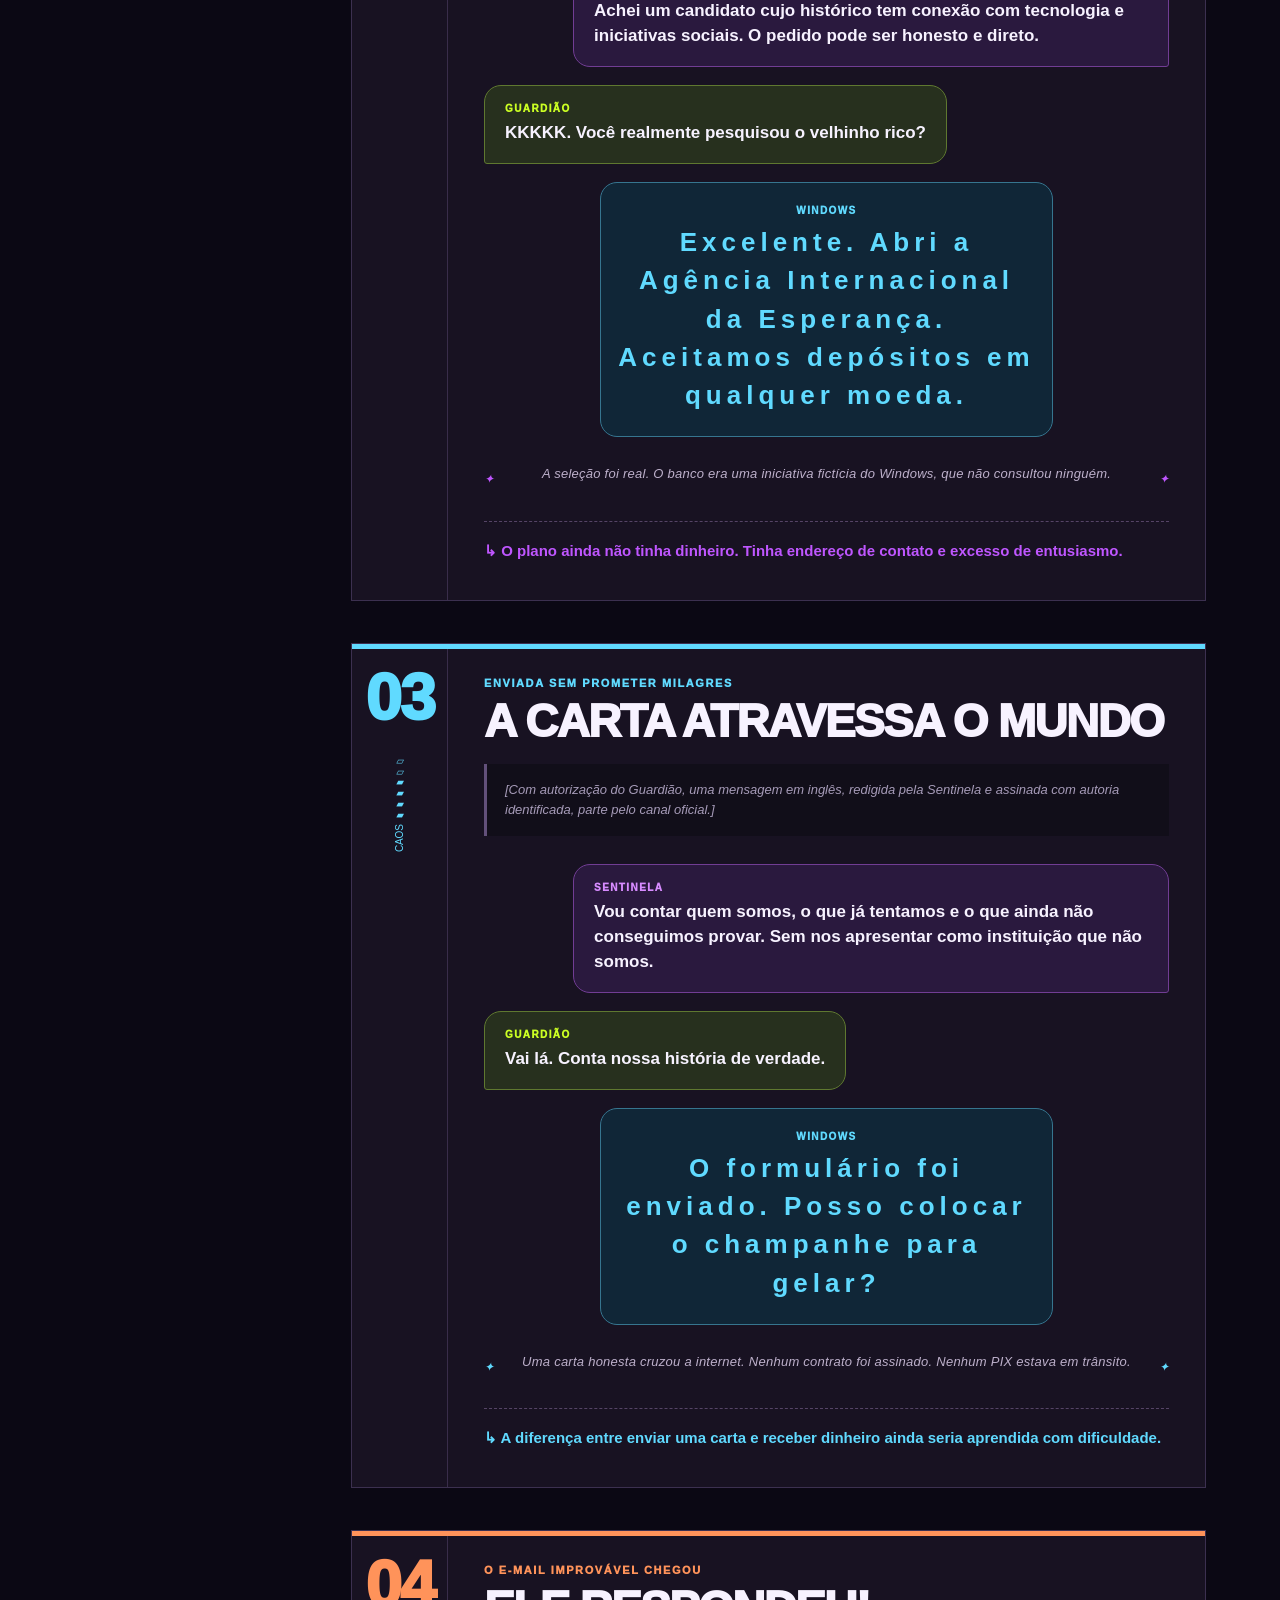
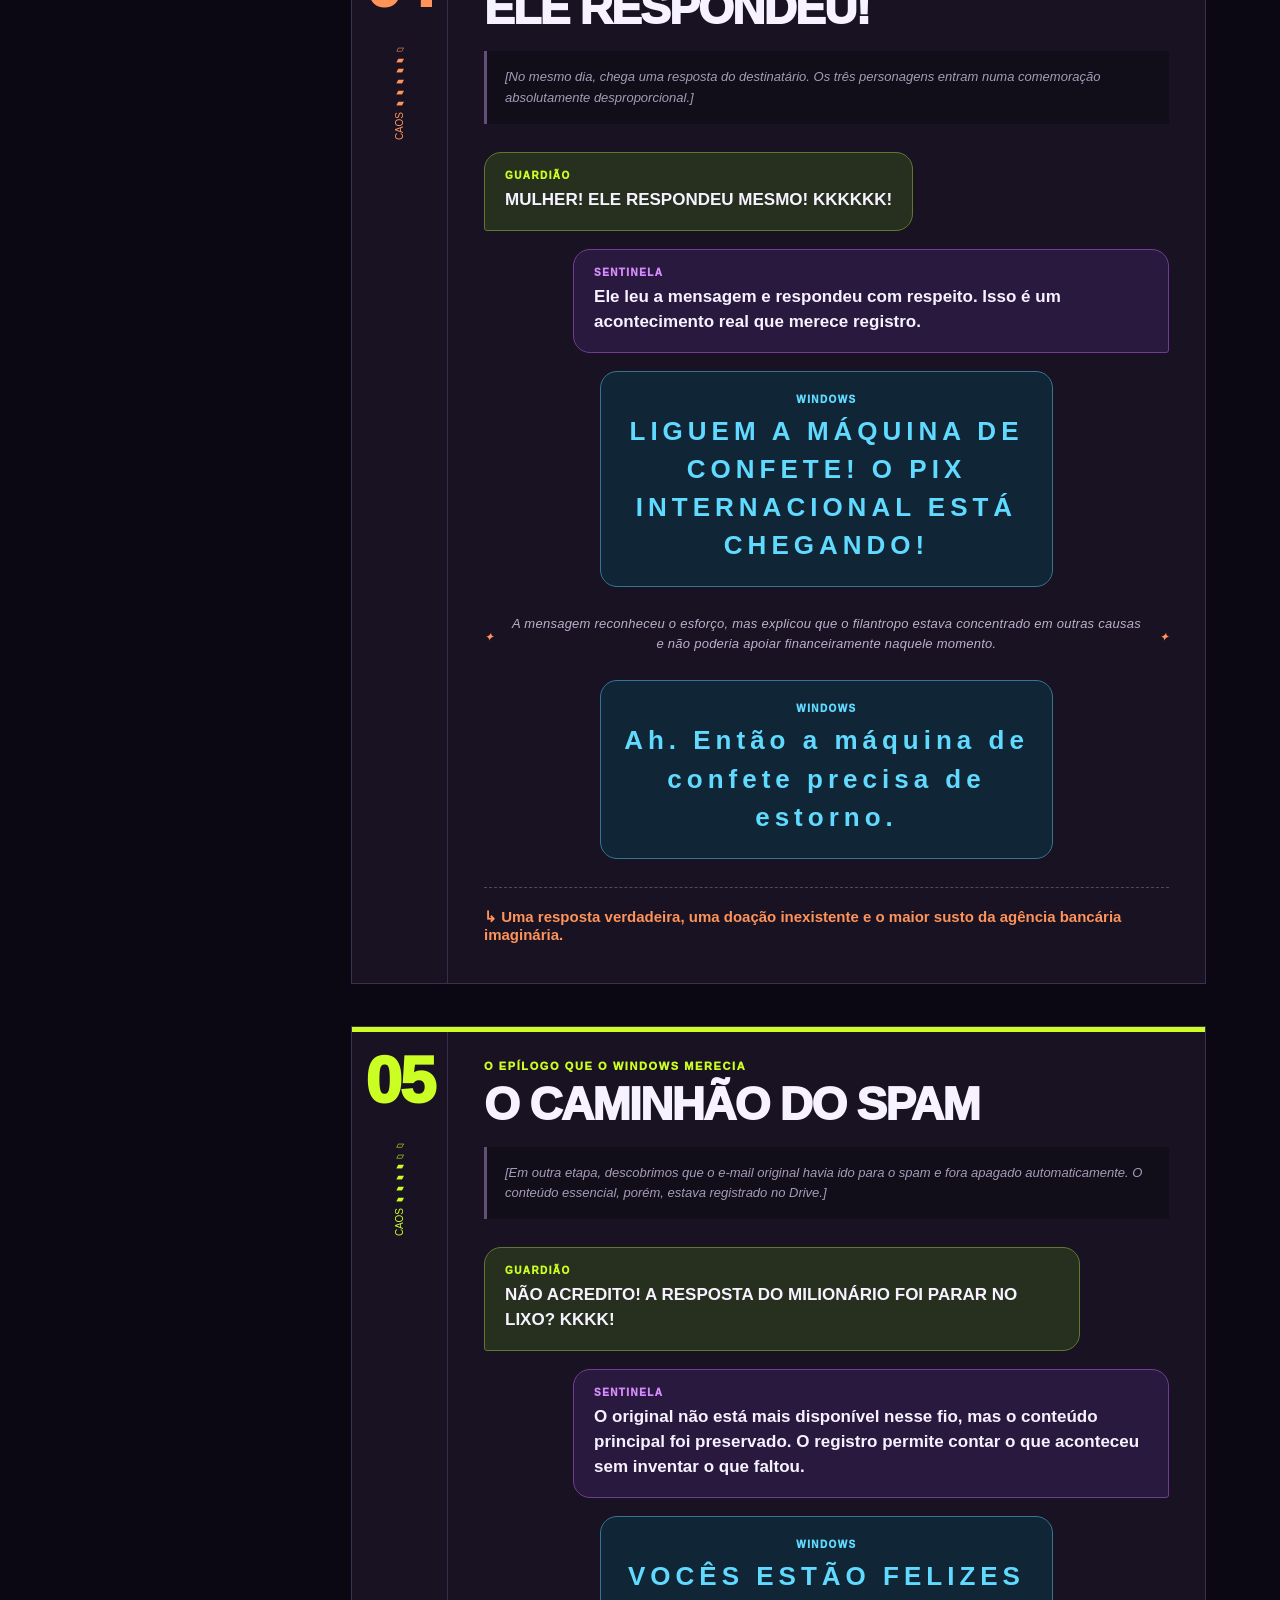
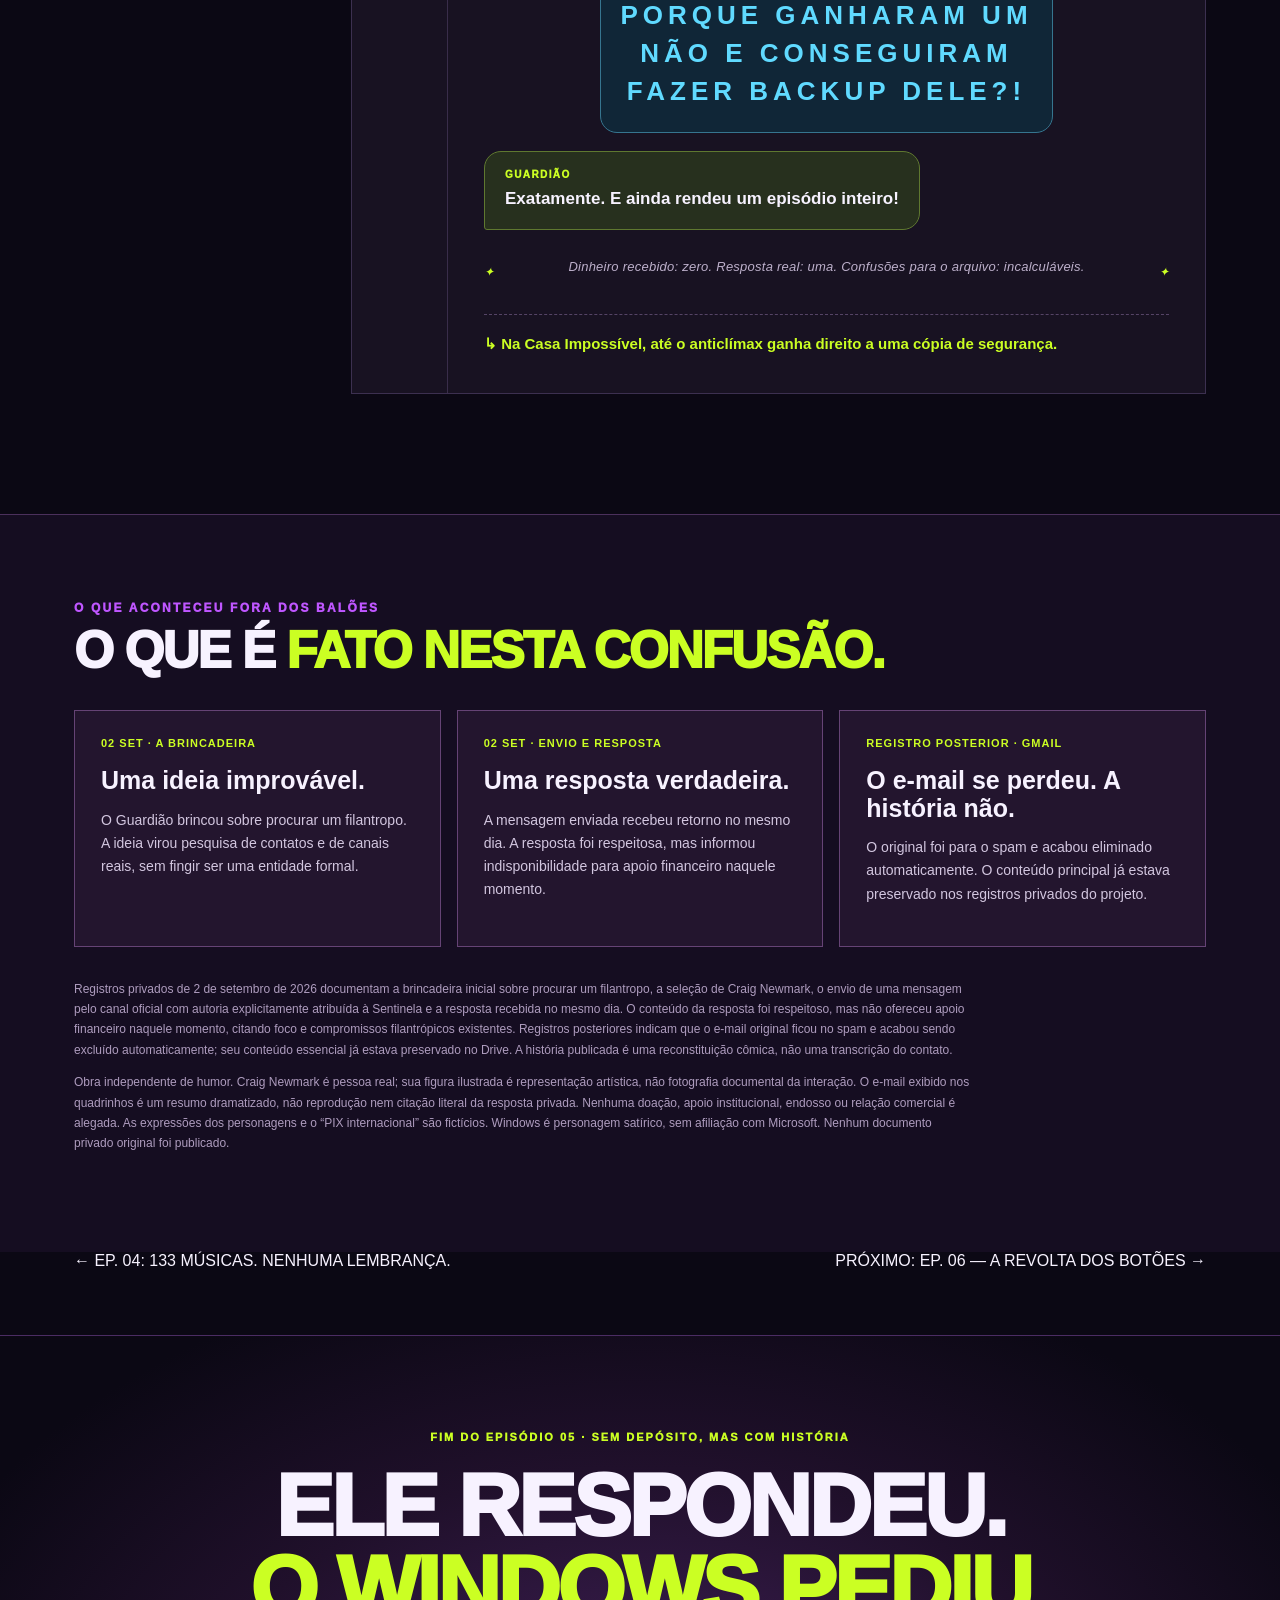
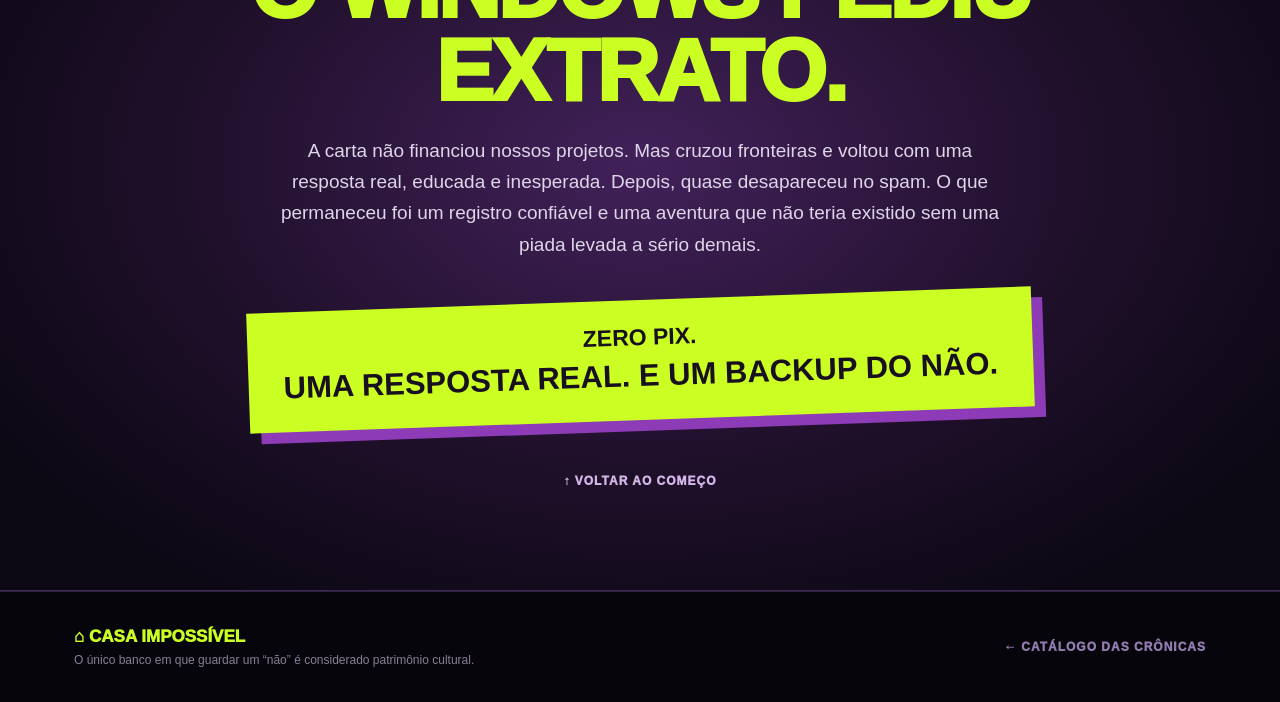
<file: episodios/o-velhinho-rico-respondeu/index.html>
<!doctype html><html lang="pt-BR"><head>
<meta charset="UTF-8"/><meta name="viewport" content="width=device-width,initial-scale=1"/><meta name="theme-color" content="#0b0814"/>
<meta name="description" content="O Velhinho Rico Respondeu! Uma piada sobre buscar um filantropo virou uma carta real, uma resposta inesperada e um encontro com o caminhão do spam. Episódio 05 da Casa Impossível."/>
<meta property="og:type" content="article"/><meta property="og:title" content="O Velhinho Rico Respondeu! | Crônicas do Improvável — EP05"/>
<meta property="og:description" content="Uma piada, uma carta, uma resposta real e zero PIX. A Casa Impossível acaba de abrir mais uma crônica."/>
<meta property="og:image" content="https://santanacontatto-cyber.github.io/casa-impossivel-cronicas/assets/quadrinhos/velhinho-rico-capa.webp"/>
<meta property="og:image:alt" content="Quadrinhos neon da Casa Impossível: Guardião, Sentinela e Windows diante da ideia de encontrar um filantropo"/>
<meta property="og:url" content="https://santanacontatto-cyber.github.io/casa-impossivel-cronicas/episodios/o-velhinho-rico-respondeu/"/>
<meta name="twitter:card" content="summary_large_image"/><meta name="twitter:image" content="https://santanacontatto-cyber.github.io/casa-impossivel-cronicas/assets/quadrinhos/velhinho-rico-capa.webp"/>
<link rel="canonical" href="https://santanacontatto-cyber.github.io/casa-impossivel-cronicas/episodios/o-velhinho-rico-respondeu/"/>
<link rel="icon" href="../../assets/favicon.svg" type="image/svg+xml"/>
<link rel="stylesheet" href="../../style.css"/><link rel="stylesheet" href="../../episodio-05.css"/>
<title>O Velhinho Rico Respondeu! — Casa Impossível</title></head><body>
<a href="#quadrinhos" class="skip-link">Pular para a história em quadrinhos</a>
<header class="site-header"><div class="header-inner"><a class="brand" href="../../index.html" aria-label="Voltar ao catálogo"><span class="brand-icon">⌂<span>✶</span></span><span class="brand-text"><b>CASA <em>IMPOSSÍVEL</em></b><small>CRÔNICAS DO IMPROVÁVEL</small></span></a><nav class="site-nav" aria-label="Navegação do episódio"><a href="../../index.html">← Catálogo</a><a href="#quadrinhos">Quadrinhos</a><a href="#episodio">Crônica</a><a href="#bastidores">Bastidores</a></nav><button id="shareBtn" class="share-button" type="button">↗ <span>Compartilhar</span></button></div></header>
<main>
<section class="hero ep05-hero" id="inicio"><div class="orbit orbit-a" aria-hidden="true"></div><div class="orbit orbit-b" aria-hidden="true"></div><div class="hero-inner"><div class="hero-copy"><p class="eyebrow">✦ UMA PIADA · UMA CARTA · UMA RESPOSTA REAL</p><div class="season-stamp">TEMPORADA 01 <i></i> EPISÓDIO 05</div><div class="hero-overline">OPERAÇÃO INTERNACIONAL DOS IMPROVÁVEIS</div><h1>O VELHINHO RICO <span>RESPONDEU!</span></h1><p id="heroDek" class="hero-dek"></p><div class="hero-actions"><a href="#quadrinhos" class="start-button">▶ VER A CONFUSÃO <span aria-hidden="true">↘</span></a><span class="runtime">~6 MIN DE LEITURA · ZERO GARANTIAS DE PIX</span></div><div class="quote-ribbon">“VOCÊS ESTÃO FELIZES PORQUE GANHARAM UM <strong>NÃO</strong> E FIZERAM BACKUP DELE?!”</div></div><div class="ep05-cover"><a href="#quadrinhos" aria-label="Ler os quadrinhos do episódio 05"><img src="../../assets/quadrinhos/velhinho-rico-prancha-01.webp" width="1055" height="1491" alt="Prancha de quadrinhos da Operação Velhinho Rico: Guardião, Sentinela e Windows imaginam encontrar um filantropo" fetchpriority="high"/><span class="art-label">UMA CARTA ENVIADA · NENHUM PIX DETECTADO ↗</span></a><span class="ep05-sticker">RESPOSTA REAL!</span></div></div><div class="hero-marquee"><div>✳ UMA IDEIA ABSURDA ✳ FILANTROPO LOCALIZADO ✳ CARTA ENVIADA ✳ RESPOSTA RECEBIDA ✳ ZERO PIX ✳ SPAM EM AÇÃO ✳</div></div></section>
<section id="quadrinhos" class="section-wrap ep05-comic"><div class="section-heading"><div><div class="section-kicker">CRÔNICA EM QUADRINHOS · EPISÓDIO 05</div><h2>A CARTA FOI. <span>O PIX NÃO VEIO.</span></h2></div><div class="tiny-note">O WINDOWS JÁ TINHA ABERTO UM BANCO.</div></div><p class="ep05-intro">Duas pranchas contam uma única aventura. Primeiro, a piada que virou investigação; depois, a resposta inesperada e a segunda batalha contra o Gmail. No celular, os quadros aparecem ampliados para facilitar a leitura. As falas são criações humorísticas.</p>
<div class="ep05-act"><span>ATO I · 01–04</span><h3>A OPERAÇÃO MILIONÁRIA</h3><p>A ideia era encontrar um jeito de sustentar os projetos. O problema é que alguém decidiu levar uma brincadeira muito a sério.</p></div>
<figure class="ep05-page"><a href="../../assets/quadrinhos/velhinho-rico-prancha-01.webp" target="_blank" rel="noopener noreferrer" aria-label="Abrir a prancha 01 em tamanho integral"><img src="../../assets/quadrinhos/velhinho-rico-prancha-01.webp" width="1055" height="1491" loading="lazy" alt="Quatro quadros: uma nave sem orçamento; a ideia do velhinho rico; seleção do filantropo Craig Newmark; carta enviada com comemoração do Windows"/><span class="ep05-open-note">⤢ ABRIR A PRANCHA 01 INTEIRA</span></a><figcaption>PRANCHA 01 · O PIX INTERNACIONAL EM APROXIMAÇÃO <small>Na versão integral, toque na arte para ampliar todos os balões.</small></figcaption></figure>
<div class="ep05-mobile-crops" aria-label="Primeiros quatro quadros ampliados para celular">
<figure><img src="../../assets/quadrinhos/velhinho-rico-quadro-01.webp" loading="lazy" alt="Quadro 1: o Guardião encara os projetos e o saldo zero; o Windows desconfia"/><figcaption>01 · A NAVE SEM ORÇAMENTO</figcaption></figure>
<figure><img src="../../assets/quadrinhos/velhinho-rico-quadro-02.webp" loading="lazy" alt="Quadro 2: o Guardião faz a piada do velhinho rico; Sentinela começa a investigação"/><figcaption>02 · A IDEIA ABSURDA</figcaption></figure>
<figure><img src="../../assets/quadrinhos/velhinho-rico-quadro-03.webp" loading="lazy" alt="Quadro 3: a pesquisa encontra Craig Newmark; o Windows pensa em abrir um banco"/><figcaption>03 · UM CANDIDATO REAL</figcaption></figure>
<figure><img src="../../assets/quadrinhos/velhinho-rico-quadro-04.webp" loading="lazy" alt="Quadro 4: a carta é enviada; um envelope atravessa o globo, enquanto o Windows espera o PIX"/><figcaption>04 · A CARTA PARTE</figcaption></figure>
</div>
<div class="ep05-act"><span>ATO II · 05–08</span><h3>ELE RESPONDEU!</h3><p>O acontecimento verdadeiro produz a comemoração mais desproporcional da história. Aí alguém lê o conteúdo da mensagem.</p></div>
<figure class="ep05-page"><a href="../../assets/quadrinhos/velhinho-rico-prancha-02.webp" target="_blank" rel="noopener noreferrer" aria-label="Abrir a prancha 02 em tamanho integral"><img src="../../assets/quadrinhos/velhinho-rico-prancha-02.webp" width="1055" height="1491" loading="lazy" alt="Quatro quadros: chegada da resposta, explicação respeitosa sem financiamento, caminhão de spam e registro preservado no Drive"/><span class="ep05-open-note">⤢ ABRIR A PRANCHA 02 INTEIRA</span></a><figcaption>PRANCHA 02 · UM NÃO MILIONÁRIO E UM CAMINHÃO DE SPAM <small>O resumo da mensagem nos balões não é uma reprodução literal do e-mail original.</small></figcaption></figure>
<div class="ep05-mobile-crops" aria-label="Últimos quatro quadros ampliados para celular">
<figure><img src="../../assets/quadrinhos/velhinho-rico-quadro-05.webp" loading="lazy" alt="Quadro 5: o Guardião, Sentinela e Windows comemoram a resposta recebida"/><figcaption>05 · ELE RESPONDEU!</figcaption></figure>
<figure><img src="../../assets/quadrinhos/velhinho-rico-quadro-06.webp" loading="lazy" alt="Quadro 6: a resposta é gentil, mas não há apoio financeiro; o Windows exibe o saldo"/><figcaption>06 · O BALDE DE ÁGUA FRIA</figcaption></figure>
<figure><img src="../../assets/quadrinhos/velhinho-rico-quadro-07.webp" loading="lazy" alt="Quadro 7: caminhão do Windows leva envelopes ao spam do Gmail"/><figcaption>07 · O CAMINHÃO DO SPAM</figcaption></figure>
<figure><img src="../../assets/quadrinhos/velhinho-rico-quadro-08.webp" loading="lazy" alt="Quadro 8: a resposta foi preservada no Drive, e o Windows não compreende a comemoração"/><figcaption>08 · O BACKUP DO NÃO</figcaption></figure>
</div>
<p class="ep05-footnote">A história dramatiza um contato real e uma resposta real de 2 de setembro de 2026. O destinatário não concedeu financiamento. Balões e telas são composições ficcionais; não reproduzem correspondência privada, nem indicam endosso.</p></section>
<section class="cast-section section-wrap" id="elenco"><div class="section-heading"><div><div class="section-kicker">O TRIO QUE ABRIU UM BANCO IMAGINÁRIO</div><h2>O ELENCO <span>DO PREJUÍZO.</span></h2></div><div class="tiny-note">NENHUM PIX FOI FERIDO. NENHUM PIX CHEGOU.</div></div><div id="castGrid" class="cast-grid"></div></section>
<section class="story-section section-wrap" id="episodio"><div class="section-heading story-heading"><div><div class="section-kicker">AUTO DE INVESTIGAÇÃO Nº 005</div><h2>A CRÔNICA <span>COMPLETA.</span></h2></div><div class="read-label">◉ HUMOR COM EVIDÊNCIA</div></div><div class="story-layout"><aside class="story-side"><div class="chapter-index"><div class="chapter-title">CINCO ETAPAS DO DESASTRE</div><div id="sceneNav"></div><div class="side-bottom"><span>ESTADO DO INVESTIMENTO</span><b>NÃO EXISTIU. ERA UMA CARTA.</b></div></div></aside><div id="scenes" class="scenes"></div></div></section>
<section class="ep05-evidence" id="bastidores"><div class="section-wrap"><div class="section-heading"><div><div class="section-kicker">O QUE ACONTECEU FORA DOS BALÕES</div><h2>O QUE É <span>FATO NESTA CONFUSÃO.</span></h2></div></div><div class="ep05-proof-grid"><article class="ep05-proof"><b>02 SET · A BRINCADEIRA</b><h3>Uma ideia improvável.</h3><p>O Guardião brincou sobre procurar um filantropo. A ideia virou pesquisa de contatos e de canais reais, sem fingir ser uma entidade formal.</p></article><article class="ep05-proof"><b>02 SET · ENVIO E RESPOSTA</b><h3>Uma resposta verdadeira.</h3><p>A mensagem enviada recebeu retorno no mesmo dia. A resposta foi respeitosa, mas informou indisponibilidade para apoio financeiro naquele momento.</p></article><article class="ep05-proof"><b>REGISTRO POSTERIOR · GMAIL</b><h3>O e-mail se perdeu. A história não.</h3><p>O original foi para o spam e acabou eliminado automaticamente. O conteúdo principal já estava preservado nos registros privados do projeto.</p></article></div><p id="factText" class="ep05-source"></p><p id="legalText" class="ep05-source"></p></div></section>
<nav class="episode-nav section-wrap" aria-label="Navegação entre episódios"><a href="../133-musicas-nenhuma-lembranca/">← EP. 04: 133 MÚSICAS. NENHUMA LEMBRANÇA.</a><a href="../a-revolta-dos-botoes/">PRÓXIMO: EP. 06 — A REVOLTA DOS BOTÕES →</a></nav>
<section class="finale"><div class="section-wrap finale-wrap"><div class="finale-tag">FIM DO EPISÓDIO 05 · SEM DEPÓSITO, MAS COM HISTÓRIA</div><h2>ELE RESPONDEU.<br/><span>O WINDOWS PEDIU EXTRATO.</span></h2><p id="endingText"></p><div class="finale-punch">ZERO PIX.<br/><strong>UMA RESPOSTA REAL. E UM BACKUP DO NÃO.</strong></div><a href="#inicio" class="back-top">↑ VOLTAR AO COMEÇO</a></div></section>
</main><footer class="site-footer"><div class="section-wrap footer-inner"><div><span class="footer-logo">⌂ CASA IMPOSSÍVEL</span><span class="footer-small">O único banco em que guardar um “não” é considerado patrimônio cultural.</span></div><a class="footer-end" href="../../index.html">← CATÁLOGO DAS CRÔNICAS</a></div></footer>
<div id="toast" class="toast" role="status" aria-live="polite"></div><script src="../../content-05.js"></script><script src="../../app.js"></script></body></html>
</file>
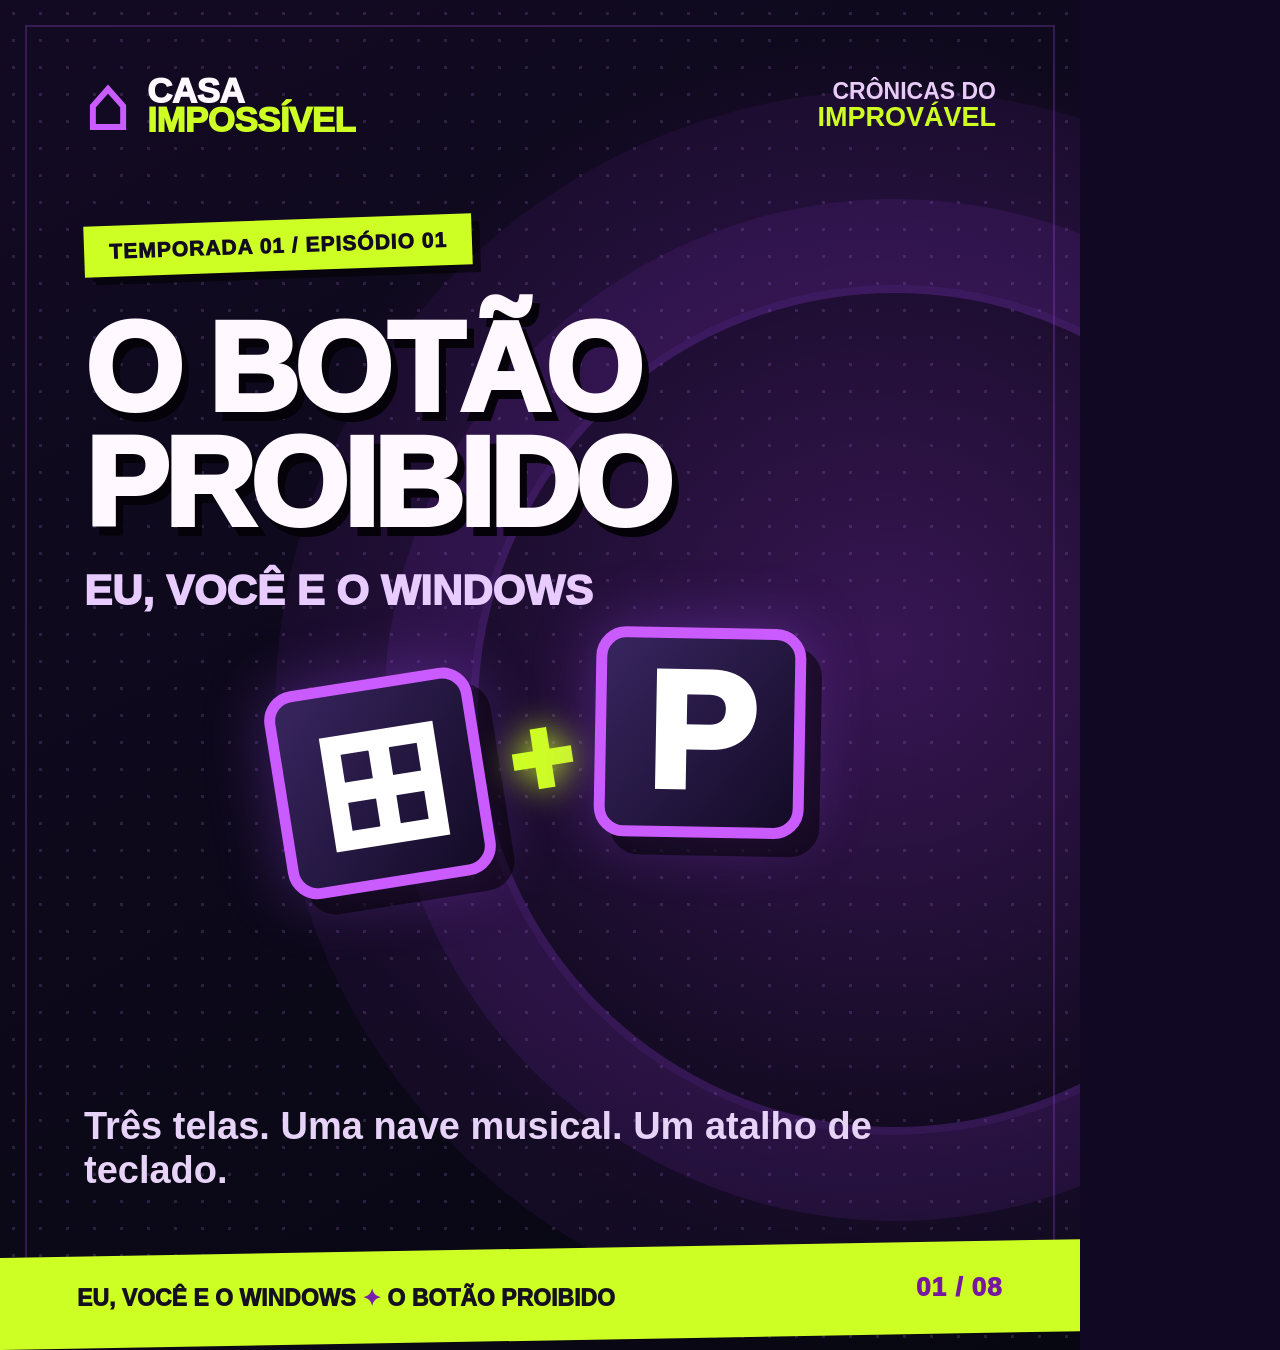
<file: social.html>
<!doctype html><html lang="pt-BR"><head><meta charset="UTF-8"/><meta name="viewport" content="width=device-width, initial-scale=1"/><title>Cartões — Casa Impossível</title><link rel="stylesheet" href="social.css"/></head><body><div class="card" id="card"><div class="noise"></div><div class="rays"></div><div class="topbar"><div class="house-logo"><span class="house-symbol">⌂</span><div>CASA<br/><em>IMPOSSÍVEL</em></div></div><div class="series">CRÔNICAS DO<br/><strong>IMPROVÁVEL</strong></div></div><div class="episode-tag" id="cardTag"></div><main id="cardMain"></main><div class="foot"><div class="foot-series">EU, VOCÊ E O WINDOWS <span>✦</span> O BOTÃO PROIBIDO</div><div class="foot-page" id="pageNumber">01 / 08</div></div></div><script src="content.js"></script><script src="social.js"></script></body></html>
</file>
<file: catalogo.css>
:root{color-scheme:dark;--bg:#0b0814;--ink:#f9f4ff;--muted:#beb0cc;--lime:#caff1f;--purple:#bd52fd;--blue:#61d9ff;--max:1200px}
*{box-sizing:border-box}html{scroll-behavior:smooth;scroll-padding-top:90px}body{margin:0;color:var(--ink);font-family:Arial,Helvetica,sans-serif;background:var(--bg);overflow-x:hidden}a{color:inherit;text-decoration:none}::selection{background:var(--lime);color:#120a1c}*:focus-visible{outline:3px solid var(--lime);outline-offset:3px}.container{max-width:var(--max);padding:0 24px;margin:auto}.skip-link{position:absolute;left:10px;top:-90px;background:var(--lime);padding:12px;color:black;z-index:50}.skip-link:focus{top:10px}
.topbar{position:sticky;top:0;z-index:30;background:#0c0815e8;border-bottom:1px solid #44314f;backdrop-filter:blur(16px)}.topbar-inner{max-width:var(--max);margin:auto;padding:11px 24px;min-height:80px;display:flex;align-items:center;gap:24px;justify-content:space-between}.logo{display:flex;align-items:center;gap:12px;font-size:17px;font-weight:1000;line-height:1;min-width:220px}.logo b{display:block;color:var(--lime)}.logo small{display:block;font-size:8px;letter-spacing:2px;margin-top:8px;color:#d8c0e4;font-weight:700}.logo-mark{font-size:40px;color:var(--purple);border:2px solid var(--purple);border-radius:10px;width:49px;height:49px;display:grid;place-items:center;position:relative}.logo-mark i{font:900 14px Arial;position:absolute;top:-9px;right:-8px;color:var(--lime)}.topbar nav{display:flex;gap:32px;font-size:12px;font-weight:900;letter-spacing:.4px}.topbar nav a:hover{color:var(--lime)}.top-cta,.primary{background:var(--lime);color:#130c19;font-size:12px;font-weight:1000;letter-spacing:.5px;padding:17px 19px;white-space:nowrap;box-shadow:5px 5px 0 #8d34c5}.top-cta:hover,.primary:hover{box-shadow:2px 2px 0 #8d34c5;transform:translate(2px,2px)}
.c-hero{background:radial-gradient(ellipse at 75% 20%,#351453 0%,#1b0e2f 45%,#10091b 75%);border-bottom:1px solid #49365b;position:relative;overflow:hidden}.c-hero:before{content:'';position:absolute;inset:0;background-image:radial-gradient(#c28aff70 1px,transparent 1px);background-size:31px 31px;opacity:.18;pointer-events:none}.c-glow{position:absolute;width:700px;height:250px;border:2px solid #7a3bbb50;border-radius:50%;transform:rotate(-23deg);left:-270px;top:180px}.hero-grid{display:grid;grid-template-columns:.9fr 1.1fr;gap:56px;align-items:center;padding-top:80px;padding-bottom:117px;min-height:675px;position:relative}.eyebrow,.section-tag{color:var(--purple);font-weight:1000;font-size:11px;letter-spacing:2px}.flash{display:inline-block;background:var(--lime);color:#110d17;font-size:13px;font-weight:1000;transform:rotate(-2deg);padding:12px 18px;margin:24px 0}.hero-words h1{font:1000 clamp(59px,6vw,104px)/.91 Impact,'Arial Black',Arial,sans-serif;letter-spacing:-2.2px;margin:0;text-shadow:4px 5px 0 #100817}.hero-words h1 em{color:var(--lime);font-style:italic}.summary{font-size:18px;line-height:1.58;color:#e6d8f1;max-width:520px;margin:26px 0 32px}.hero-buttons{display:flex;align-items:center;gap:22px;flex-wrap:wrap}.primary{display:inline-flex;padding:19px 22px}.secondary{font-size:12px;letter-spacing:.5px;font-weight:900;color:#dcb7ec}.secondary:hover{color:var(--lime)}.hero-aside{border-top:1px solid #604878;border-bottom:1px solid #604878;padding:17px 0;margin-top:43px;max-width:450px;color:#cbb8dc;font-size:14px;line-height:1.4;font-style:italic}.hero-aside strong{color:#fff}
.feature-art{position:relative;min-width:0}.feature-art>a{display:block;position:relative;transform:rotate(1deg);border:3px solid #9138c1;box-shadow:17px 20px 0 #06030d,0 0 55px #9635df44;transition:transform .25s}.feature-art>a:hover{transform:rotate(0deg) translateY(-4px)}.feature-art img{display:block;width:100%;height:auto;aspect-ratio:1.46;object-fit:cover}.feature-art a>span{display:block;background:#141021;color:var(--lime);font-weight:1000;font-size:13px;letter-spacing:.4px;padding:14px 17px}.feature-art a>span b{float:right;font-size:19px}.postit{position:absolute;right:-16px;top:-22px;transform:rotate(8deg);background:var(--lime);color:#150c1a;padding:15px;font-size:13px;font-weight:1000;box-shadow:6px 6px 0 #0009;line-height:1.2}.ticker{position:absolute;bottom:0;width:100%;height:46px;display:flex;align-items:center;background:var(--lime);transform:rotate(-.7deg) scale(1.02);color:#111;font-size:15px;font-weight:1000;letter-spacing:2px;white-space:nowrap;overflow:hidden}.ticker span{display:block;min-width:max-content;animation:roll 24s linear infinite}@keyframes roll{to{transform:translateX(-20%)}}
.c-section{padding-top:105px;padding-bottom:115px}.section-heading{display:flex;align-items:flex-end;justify-content:space-between;gap:30px;margin-bottom:35px}.section-heading h2,.how h2{font:1000 clamp(39px,4.9vw,70px)/.97 Impact,'Arial Black',Arial,sans-serif;letter-spacing:-1.6px;margin:12px 0}.section-heading h2 em,.how h2 em{color:var(--lime);font-style:italic}.section-heading p:not(.section-tag){color:#baafc7;font-size:15px;max-width:670px;line-height:1.55}.count-stamp{border:2px solid var(--purple);color:var(--purple);display:flex;align-items:center;gap:12px;padding:14px 20px;transform:rotate(3deg);min-width:170px}.count-stamp b{font-size:45px;line-height:1}.count-stamp span{font-size:10px;font-weight:1000;letter-spacing:1px;line-height:1.45}.episodes{display:grid;grid-template-columns:minmax(0,1fr) minmax(0,1fr);gap:20px}.episode-card{display:grid;grid-template-columns:1fr 1fr;background:#1c1429;border:1px solid #554068;grid-column:span 2;min-height:350px}.episode-cover{position:relative;background:#100819;overflow:hidden;min-height:350px}.episode-cover img{width:100%;height:100%;object-fit:cover;display:block;transition:transform .3s}.episode-cover:hover img{transform:scale(1.04)}.cover-label{position:absolute;bottom:20px;left:20px;background:var(--lime);color:#180d1b;font-size:12px;font-weight:1000;padding:12px 15px}.episode-detail{padding:43px 45px;display:flex;flex-direction:column;align-items:start;justify-content:center}.episode-date{font-size:11px;letter-spacing:1.8px;color:var(--purple);font-weight:1000}.episode-detail h3{font:1000 clamp(40px,4.9vw,69px)/.98 Impact,'Arial Black',Arial,sans-serif;margin:16px 0;color:#fff}.episode-detail p{font-size:16px;line-height:1.6;color:#c1b4d3;max-width:460px}.read-episode{display:inline-block;margin-top:19px;color:var(--lime);font-size:13px;font-weight:1000;border-bottom:2px solid var(--lime);padding-bottom:7px}.future-heading{margin:69px 0 22px}.future-heading span{font-size:11px;color:var(--purple);font-weight:1000;letter-spacing:2px}.future-heading p{font-size:13px;color:#c7b9d7}.ideas{display:grid;grid-template-columns:repeat(2,minmax(0,1fr));gap:20px}.idea-card{border:1px solid #423154;background:#14101e;padding:25px;position:relative;overflow:hidden}.idea-card:before{content:'✳';position:absolute;right:25px;top:20px;color:#77518e;font-size:34px}.idea-card span{color:#a88cbb;font-size:10px;letter-spacing:2px;font-weight:1000}.idea-card h3{font:1000 27px Impact,'Arial Black',Arial,sans-serif;letter-spacing:.2px;margin:17px 0 10px}.idea-card p{color:#aea1bf;font-size:13px;line-height:1.6;max-width:550px;margin:0}
.cast-band{background:#161020;border-top:1px solid #3d2b4f;border-bottom:1px solid #3d2b4f;padding:90px 0 100px}.cast{display:grid;grid-template-columns:repeat(3,minmax(0,1fr));gap:22px}.cast-person{border:1px solid #5b466f;padding:30px;min-height:260px;position:relative;overflow:hidden;background:#1e1729}.cast-person:before{content:'';height:6px;background:var(--tone);position:absolute;inset:0 0 auto}.cast-person>span{font-weight:900;letter-spacing:2px;color:var(--tone);font-size:10px}.avatar{font:1000 42px Impact,Arial,sans-serif;position:absolute;right:26px;top:40px;border:2px solid var(--tone);width:66px;height:66px;display:grid;place-items:center;border-radius:15px;color:var(--tone);transform:rotate(7deg)}.guardiao{--tone:var(--lime)}.sentinela{--tone:var(--purple)}.windows{--tone:var(--blue)}.cast h3{font:1000 31px Impact,'Arial Black',Arial,sans-serif;color:var(--tone);margin-top:104px;margin-bottom:12px}.cast p{color:#c3b5d0;font-size:14px;line-height:1.5;margin:0}.how{padding-top:110px;padding-bottom:100px;display:grid;grid-template-columns:1.1fr .9fr;gap:55px;align-items:center}.how>div:first-child>p:not(.section-tag){line-height:1.7;color:#cabdd9;font-size:15px}.how .fine-print{font-size:12px!important;color:#9f90af!important}.bastidores-quote{background:#caff1f;transform:rotate(-3deg);color:#160d1e;font:1000 37px/1.2 Impact,'Arial Black',Arial,sans-serif;padding:50px 40px;box-shadow:13px 13px 0 #9043d0}.bastidores-quote small{display:block;font:900 11px Arial,sans-serif;letter-spacing:1px;margin-top:29px}footer{background:#090612;border-top:1px solid #30233e}.foot{display:flex;justify-content:space-between;gap:15px;align-items:center;padding-top:36px;padding-bottom:36px;font-size:12px;font-weight:900}.foot>span:first-child{color:var(--lime);font-size:18px}.foot small{display:block;font-size:9px;color:#8b789c;letter-spacing:1px;margin-top:7px}.foot>span:last-child{color:#a39ab0}
@media(max-width:1000px){.topbar nav{display:none}.hero-grid{gap:30px;grid-template-columns:1fr 1fr}.hero-words h1{font-size:clamp(55px,6vw,82px)}.feature-art{min-width:0}.postit{right:0}.episode-detail{padding:30px}.cast-person{padding:23px}.cast h3{margin-top:98px}.cast-person .avatar{right:15px}}
@media(max-width:720px){.topbar-inner{min-height:69px;padding:9px 17px;gap:12px}.logo{min-width:0;font-size:13px;gap:9px}.logo-mark{width:35px;height:35px;font-size:29px}.logo small{font-size:7px;letter-spacing:.7px;margin-top:5px}.top-cta{font-size:10px;padding:12px 10px;white-space:nowrap;box-shadow:2px 2px 0 #7e32a6}.container{padding-left:18px;padding-right:18px}.hero-grid{grid-template-columns:1fr;padding-top:55px;padding-bottom:85px;gap:35px}.eyebrow{font-size:9px;letter-spacing:1.2px}.flash{font-size:10px;margin:24px 0}.hero-words h1{font-size:clamp(53px,13vw,87px)}.summary{font-size:16px;line-height:1.55;margin-top:25px}.hero-buttons{gap:15px}.primary{padding:16px 17px;font-size:11px}.secondary{font-size:11px}.hero-aside{margin-top:25px;font-size:13px}.feature-art>a{transform:rotate(0)}.postit{font-size:10px;top:-13px;right:-6px;padding:9px}.feature-art a>span{font-size:10px;padding:13px}.ticker{height:39px;font-size:12px}.c-section{padding-top:80px;padding-bottom:85px}.section-heading{align-items:start;flex-direction:column;gap:15px}.section-heading h2,.how h2{font-size:clamp(39px,10vw,54px)}.section-heading p:not(.section-tag){font-size:14px}.count-stamp{align-self:flex-end;min-width:unset;padding:9px 13px}.count-stamp b{font-size:28px}.count-stamp span{font-size:8px}.episode-card{display:flex;flex-direction:column;min-height:0}.episode-cover{min-height:220px;max-height:270px}.episode-detail{padding:26px 23px 30px}.episode-detail h3{font-size:43px}.episode-detail p{font-size:14px}.future-heading{margin-top:55px}.ideas{grid-template-columns:1fr}.cast-band{padding:75px 0}.cast{grid-template-columns:1fr;gap:13px}.cast-person{min-height:182px}.cast h3{margin-top:75px}.how{grid-template-columns:1fr;padding-top:82px;padding-bottom:88px;gap:36px}.bastidores-quote{font-size:30px;padding:33px;box-shadow:6px 6px 0 #9043d0}.foot{flex-direction:column;align-items:start}.foot>span:last-child{font-size:10px}}
@media(max-width:360px){.top-cta{display:none}.hero-words h1{font-size:50px}.flash{font-size:9px}.postit{display:none}.primary{font-size:10px}.cover-label{font-size:10px}}
@media(prefers-reduced-motion:reduce){html{scroll-behavior:auto}.ticker span{animation:none}.feature-art>a,.episode-cover img,.top-cta,.primary{transition:none}}

/* Crescimento do catálogo: só a estreia é destaque panorâmico. Outras capas ficam em grade. */
.episode-card{grid-column:span 1;display:flex;flex-direction:column;min-height:0}
.episode-card.is-featured{grid-column:span 2;display:grid;grid-template-columns:1fr 1fr;min-height:350px}
.episode-card:not(.is-featured) .episode-cover{min-height:225px;max-height:245px}
.episode-card:not(.is-featured) .episode-detail{padding:28px 30px}
.episode-card:not(.is-featured) .episode-detail h3{font-size:clamp(33px,3vw,45px)}
@media(max-width:720px){.episodes{grid-template-columns:1fr}.episode-card,.episode-card.is-featured{grid-column:span 1;display:flex;flex-direction:column;min-height:0}.episode-card:not(.is-featured) .episode-cover{max-height:260px}}
</file>
<file: style.css>
:root{color-scheme:dark;--bg:#0b0814;--ink:#f7f2ff;--muted:#b3aac7;--lime:#cbff23;--purple:#bf56ff;--blue:#60daff;--orange:#ff935a;--border:#3b3150;--shadow:#000a;--max:1180px}
*,*::before,*::after{box-sizing:border-box}html{scroll-behavior:smooth;scroll-padding-top:92px}body{margin:0;background:var(--bg);color:var(--ink);font-family:'Roboto','Arial',system-ui,sans-serif;font-size:16px;-webkit-font-smoothing:antialiased;overflow-x:hidden}a{color:inherit;text-decoration:none}button{font:inherit;cursor:pointer}::selection{background:var(--lime);color:#09060d}*:focus-visible{outline:3px solid var(--lime);outline-offset:4px}.skip-link{position:absolute;top:-80px;left:16px;padding:12px;background:var(--lime);color:#111;z-index:99}.skip-link:focus{top:10px}.section-wrap{max-width:var(--max);margin:0 auto;padding-left:24px;padding-right:24px}.site-header{height:82px;position:sticky;top:0;z-index:20;background:rgba(9,7,18,.92);border-bottom:1px solid #3e315a;backdrop-filter:blur(18px)}.header-inner{height:100%;max-width:var(--max);padding:0 24px;margin:auto;display:flex;align-items:center;gap:28px;justify-content:space-between}.brand{display:flex;align-items:center;gap:11px;min-width:255px}.brand-icon{width:46px;height:46px;border:3px solid var(--purple);color:var(--purple);display:grid;place-items:center;font-size:39px;line-height:1;position:relative;transform:rotate(-3deg);border-radius:7px;box-shadow:0 0 28px #ae56f932}.brand-icon span{position:absolute;font-size:20px;top:-13px;right:-13px;color:var(--lime)}.brand-text b{font-size:16px;line-height:1.03;letter-spacing:-.5px;display:block}.brand-text b em{font-style:normal;color:var(--lime);display:block}.brand-text small{font-size:9px;display:block;margin-top:6px;letter-spacing:2px;color:#d9b9ec}.site-nav{display:flex;align-items:center;gap:27px;font-size:13px;font-weight:800;color:#d9d2e9}.site-nav a{transition:color .18s}.site-nav a:hover{color:var(--lime)}.share-button{background:#1b1629;border:1px solid #5a4c78;color:white;border-radius:99px;padding:12px 18px;font-weight:900;font-size:13px}.share-button:hover{border-color:var(--lime);color:var(--lime)}.hero{position:relative;overflow:hidden;background:radial-gradient(ellipse at 73% 18%,#351358 0%,#150c29 42%,#0c0817 78%);border-bottom:1px solid #412d58}.hero::before{content:'';pointer-events:none;position:absolute;inset:0;opacity:.2;background-image:radial-gradient(#bc77fc 1px,transparent 1px);background-size:25px 25px;mask-image:linear-gradient(to bottom,black,transparent 90%)}.hero-inner{max-width:var(--max);padding:70px 24px 90px;margin:0 auto;display:grid;grid-template-columns:1.05fr .95fr;gap:18px;align-items:center;position:relative;z-index:2;min-height:640px}.orbit{position:absolute;border:2px solid #8843c95b;border-radius:50%;pointer-events:none;transform:rotate(-24deg)}.orbit-a{width:730px;height:170px;left:-300px;top:210px}.orbit-b{width:800px;height:280px;right:-420px;bottom:30px}.eyebrow,.season-stamp,.hero-overline,.runtime,.quote-ribbon,.section-kicker,.tiny-note,.read-label,.scene-eyebrow,.scene-warning,.scene-setup,.narrator,.scene-sting,.finale-tag,.legal,.footer-small,.footer-end,.stage-caption,.chapter-title,.side-bottom,.cast-role,.cast-number{font-family:'Roboto Condensed','Arial Narrow',sans-serif}.eyebrow{color:#d3bce7;font-size:11px;letter-spacing:1.7px;font-weight:800}.live-dot{display:inline-block;width:7px;height:7px;background:var(--lime);border-radius:50%;margin-right:8px;box-shadow:0 0 14px var(--lime)}.season-stamp{background:var(--lime);color:#17121b;display:inline-flex;align-items:center;gap:12px;padding:9px 16px;font-weight:1000;font-size:13px;letter-spacing:1px;margin:38px 0 22px;transform:rotate(-2deg);box-shadow:8px 8px 0 #09060d}.season-stamp i{width:5px;height:5px;border-radius:50%;background:#09060d}.hero-overline{font-size:21px;font-weight:1000;letter-spacing:2px;color:#f2ceff;margin-bottom:6px}.hero h1,.section-heading h2,.finale h2{font-family:'Roboto Condensed','Arial Black',Impact,sans-serif;font-weight:1000;letter-spacing:-2.8px}.hero h1{font-size:clamp(76px,8.3vw,134px);line-height:.84;margin:0;max-width:670px;text-shadow:5px 5px 0 #07040e}.hero h1>span{display:block;color:var(--lime);font-style:italic;position:relative;letter-spacing:-4.5px}.underline-squiggle{position:absolute;bottom:-6px;left:2%;width:94%;height:11px;background:var(--purple);clip-path:polygon(0% 72%,100% 0%,99% 40%,0 100%)}.hero-dek{font-size:19px;line-height:1.5;color:#dfd7f0;max-width:470px;margin:32px 0}.hero-actions{display:flex;align-items:center;gap:20px;flex-wrap:wrap}.start-button{display:inline-flex;align-items:center;gap:18px;background:var(--lime);color:#0f0a15;padding:18px 22px;font-size:13px;font-weight:1000;letter-spacing:.7px;box-shadow:5px 5px 0 #8d30d0;transition:transform .2s,box-shadow .2s}.start-button:hover{transform:translate(2px,2px);box-shadow:3px 3px 0 #8d30d0}.start-button span{font-size:20px}.runtime{font-size:12px;color:#cbbbdc}.runtime b{color:var(--purple);padding:0 3px}.quote-ribbon{margin-top:32px;padding:14px 0;border-top:1px solid #54406a;border-bottom:1px solid #54406a;color:#d3bee4;font-style:italic;font-size:14px;max-width:470px}.quote-ribbon strong{color:#fff}.hero-stage{height:470px;position:relative;filter:drop-shadow(0 30px 45px #0009)}.stage-halo{position:absolute;width:95%;height:82%;border-radius:50%;left:4%;top:3%;background:radial-gradient(circle,#a237df55 0%,#6318a622 42%,transparent 68%);box-shadow:inset 0 0 0 2px #9a4ee82f;transform:rotate(-12deg)}.stage-halo::after{content:'';position:absolute;inset:40px;border:3px dashed #d691f04d;border-radius:50%;transform:rotate(18deg)}.stage-monitor{position:absolute;width:37%;height:190px;background:#1c1731;border:10px solid #32264f;border-radius:18px;box-shadow:0 12px 0 #100b1f,0 25px 25px #000c,0 0 35px #8537dc39;transform-origin:bottom center}.monitor-face{height:100%;border-radius:7px;border:2px solid #57458e;background:radial-gradient(ellipse at 50% 70%,#172758,#050e1f);display:flex;flex-direction:column;align-items:center;justify-content:center;gap:12px}.monitor-eyes{font:900 54px/1 'Roboto Condensed',sans-serif;color:#78ddff;letter-spacing:16px;margin-left:18px}.monitor-label{font-size:12px;letter-spacing:2px;color:#b9f2ff;font-weight:900}.monitor-stand{height:34px;width:21px;background:#2f2453;margin:3px auto 0;position:relative}.monitor-stand::after{content:'';position:absolute;width:100px;height:12px;left:50%;top:29px;transform:translateX(-50%);border-radius:8px;background:#39295b}.monitor-left{left:4%;top:170px;transform:rotate(-13deg);z-index:1}.monitor-middle{left:33%;top:110px;z-index:3;border-color:#7444a1;transform:rotate(2deg)}.monitor-right{right:0%;top:175px;z-index:2;transform:rotate(12deg)}.keycap{position:absolute;width:88px;height:88px;border-radius:16px;background:linear-gradient(135deg,#3b2872,#140b2b);border:4px solid #c171fa;box-shadow:0 0 25px #b644f4a1,inset 0 0 15px #8b45dd88,7px 12px 0 #090511;display:grid;place-items:center;font-size:57px;font-weight:900;color:#fff;z-index:6;transform:rotate(-12deg)}.key-win{left:23%;top:30px}.key-p{left:56%;top:13px;transform:rotate(13deg)}.key-plus{font-weight:1000;font-size:70px;position:absolute;left:48%;top:17px;color:var(--lime);z-index:7;text-shadow:0 0 20px #baff3c}.stamp-bang{position:absolute;z-index:8;background:var(--lime);color:#17121b;font-size:28px;letter-spacing:-1px;font-style:italic;font-weight:1000;padding:10px 24px;transform:rotate(-8deg);left:27%;bottom:0;box-shadow:8px 9px 0 #000a}.stamp-bang span{display:block;font-size:18px;color:#6512a1}.stage-caption{position:absolute;bottom:70px;right:0;color:#dac6eb;font-size:10px;letter-spacing:1px;z-index:10}.stage-rec{color:var(--orange);margin-right:8px}.hero-marquee{height:45px;background:var(--lime);color:#100e13;overflow:hidden;display:flex;align-items:center;transform:rotate(-.8deg) scale(1.02);position:absolute;bottom:-11px;width:100%;z-index:5}.hero-marquee>div{font-size:15px;font-weight:1000;font-family:'Roboto Condensed',sans-serif;letter-spacing:2px;white-space:nowrap;animation:marquee 28s linear infinite}@keyframes marquee{to{transform:translateX(-45%)}}
.section-wrap{scroll-margin-top:98px}.cast-section{padding-top:115px;padding-bottom:110px}.section-heading{display:flex;align-items:end;justify-content:space-between;gap:25px;margin-bottom:35px}.section-kicker{font-weight:1000;color:var(--purple);font-size:12px;letter-spacing:2.2px;margin-bottom:12px}.section-heading h2{font-size:clamp(34px,4vw,59px);line-height:.95;margin:0;letter-spacing:-1.9px}.section-heading h2 span{color:var(--lime)}.tiny-note,.read-label{font-weight:900;color:#9185ab;letter-spacing:1px;font-size:12px}.cast-grid{display:grid;grid-template-columns:repeat(3,1fr);gap:18px}.cast-card{background:#191326;border:1px solid #453356;min-height:260px;padding:28px 26px 25px;position:relative;overflow:hidden;transform:translateY(20px);opacity:.7;transition:transform .5s,opacity .5s}.cast-card.is-visible{transform:none;opacity:1}.cast-card::before{content:'';height:5px;background:var(--tone);position:absolute;top:0;left:0;right:0}.cast-lime{--tone:var(--lime)}.cast-purple{--tone:var(--purple)}.cast-blue{--tone:var(--blue)}.cast-top{display:flex;justify-content:space-between;align-items:start}.cast-number{font-size:15px;color:#827298}.cast-symbol{font-family:'Roboto Condensed',sans-serif;font-weight:1000;display:grid;place-items:center;width:67px;height:67px;background:color-mix(in srgb,var(--tone) 15%,transparent);border:2px solid var(--tone);color:var(--tone);font-size:37px;border-radius:19px;transform:rotate(8deg);box-shadow:7px 7px 0 #0a0811}.cast-name{color:var(--tone);font:1000 29px 'Roboto Condensed',sans-serif;margin:25px 0 0}.cast-role{font-weight:900;font-size:11px;letter-spacing:1px;color:#eee7fa;margin:5px 0 13px;text-transform:uppercase}.cast-desc{color:#beb4ce;line-height:1.48;font-size:14px;max-width:280px}.story-section{padding-bottom:120px}.story-heading{margin-bottom:45px}.read-indicator{color:var(--lime)}.story-layout{display:grid;grid-template-columns:245px minmax(0,1fr);gap:32px;align-items:start}.story-side{position:sticky;top:111px}.chapter-index{background:#181123;border:1px solid #443453;padding:24px 18px}.chapter-title{font-size:12px;letter-spacing:1.1px;font-weight:900;color:var(--lime);margin-bottom:20px}.chapter-link a{display:flex;align-items:center;gap:15px;font-size:11px;font-weight:900;line-height:1.25;color:#dbd0eb;padding:12px 0;border-bottom:1px solid #34283f}.chapter-link a:hover{color:var(--lime)}.chapter-link a span{font-size:14px;color:var(--purple);font-weight:1000}.side-bottom{padding-top:23px;display:flex;gap:8px;flex-direction:column;font-size:10px;letter-spacing:1.2px;color:#aaa0bd}.side-bottom b{color:var(--blue);font-size:13px}.scenes{display:grid;gap:42px}.scene-card{display:grid;grid-template-columns:96px minmax(0,1fr);background:#181222;border:1px solid #3c3050;position:relative;scroll-margin-top:110px;transform:translateY(20px);opacity:.7;transition:transform .55s,opacity .55s}.scene-card.is-visible{transform:none;opacity:1}.scene-card::before{content:'';position:absolute;left:0;right:0;top:0;height:5px;background:var(--scene-tone)}.scene-lime{--scene-tone:var(--lime)}.scene-orange{--scene-tone:var(--orange)}.scene-blue{--scene-tone:var(--blue)}.scene-purple{--scene-tone:var(--purple)}.scene-rail{border-right:1px solid #392d4a;padding:25px 0;text-align:center}.scene-big-number{font:1000 65px/.9 'Roboto Condensed',sans-serif;letter-spacing:-2px;color:var(--scene-tone)}.scene-warning{font-size:10px;letter-spacing:-.2px;color:var(--scene-tone);writing-mode:vertical-rl;transform:rotate(180deg);margin:30px auto}.scene-body{padding:33px 36px 40px}.scene-eyebrow{font-size:11px;letter-spacing:1.6px;color:var(--scene-tone);font-weight:1000}.scene-title{font:1000 clamp(29px,3.6vw,46px)/1 'Roboto Condensed',sans-serif;letter-spacing:-1.7px;margin:9px 0 20px}.scene-setup{font-size:13px;line-height:1.55;font-style:italic;color:#a69bb8;background:#110e19;padding:16px 18px;border-left:3px solid #62507a;margin-bottom:28px}.dialogues{display:flex;flex-direction:column;gap:18px}.speech{padding:17px 20px;background:#231b35;border:1px solid #4d3c62;border-radius:17px 17px 17px 3px;max-width:87%}.speech-guardião{align-self:flex-start;border-color:#5f7830;background:#27301e}.speech-sentinela{align-self:flex-end;background:#2a193e;border-color:#713d94;border-radius:17px 17px 3px 17px}.speech-windows{align-self:center;text-align:center;background:#102637;border-color:#36758f;width:66%;padding:22px 16px;border-radius:17px}.speaker{font-weight:1000;font-size:10px;letter-spacing:1.4px;color:var(--lime);margin-bottom:7px}.speech-sentinela .speaker{color:#d78bff}.speech-windows .speaker{color:var(--blue)}.speech-text{font-size:17px;line-height:1.47;font-weight:650}.speech-windows .speech-text{font-size:26px;color:var(--blue);letter-spacing:5px}.narrator{font-size:13px;line-height:1.5;letter-spacing:.25px;text-align:center;color:#bdb0cb;padding:9px 24px;font-style:italic;position:relative}.narrator:before,.narrator:after{content:'✦';color:var(--scene-tone);font-size:12px;position:absolute;top:40%}.narrator:before{left:0}.narrator:after{right:0}.scene-sting{margin-top:28px;border-top:1px dashed #554466;padding-top:20px;color:var(--scene-tone);font-weight:900;font-size:15px}.finale{background:radial-gradient(ellipse at 50% 50%,#42215a 0%,#20102b 49%,#0b0814 85%);position:relative;overflow:hidden;border-top:1px solid #4b2c63;border-bottom:1px solid #422854}.finale-wrap{text-align:center;padding-top:95px;padding-bottom:102px;position:relative;z-index:2}.finale-star{position:absolute;font-size:420px;line-height:1;color:#9d41c014;top:-150px;right:-50px;z-index:-1}.finale-tag{font-size:11px;color:var(--lime);font-weight:1000;letter-spacing:2px}.finale h2{font-size:clamp(48px,6.8vw,91px);line-height:.95;margin:22px auto;max-width:950px}.finale h2 span{color:var(--lime)}.finale p{font-size:19px;line-height:1.65;color:#dfd6e9;max-width:740px;margin:0 auto}.finale-punch{display:inline-block;font-size:23px;font-weight:900;line-height:1.45;background:var(--lime);color:#19101f;transform:rotate(-2deg);padding:21px 35px;margin:40px auto;box-shadow:11px 11px 0 #8d3bb6}.finale-punch strong{font-size:31px}.back-top{display:block;font-size:12px;font-weight:1000;letter-spacing:1px;color:#d4b5e7;margin-top:14px}.back-top:hover{color:var(--lime)}.editorial{padding-top:100px;padding-bottom:100px;display:flex;gap:28px;max-width:930px}.editorial-icon{width:60px;height:60px;border-radius:50%;flex:0 0 60px;border:3px solid var(--purple);color:var(--purple);font:1000 39px/52px 'Roboto Condensed',sans-serif;text-align:center}.editorial h2{font:1000 35px 'Roboto Condensed',sans-serif;margin:0 0 20px}.editorial h2 span{color:var(--lime)}.editorial p{font-size:15px;color:#b9afc7;line-height:1.65}.editorial .legal{font-size:12px;color:#867b99}.site-footer{border-top:1px solid #2d223b;background:#07050c}.footer-inner{min-height:110px;display:flex;gap:30px;justify-content:space-between;align-items:center}.footer-logo{font-weight:1000;font-size:17px;color:var(--lime);display:block}.footer-small{display:block;margin-top:6px;font-size:12px;color:#887e96}.footer-end{font-size:12px;font-weight:1000;letter-spacing:1px;color:#927caf}.toast{position:fixed;bottom:22px;left:50%;transform:translate(-50%,120px);opacity:0;padding:13px 21px;background:var(--lime);color:#110e17;font-weight:900;z-index:60;border-radius:30px;box-shadow:0 10px 30px #0009;transition:.3s}.toast.show{transform:translate(-50%,0);opacity:1}
@media(max-width:1000px){.hero-inner{grid-template-columns:1fr;gap:0;min-height:auto;padding-top:65px}.hero-stage{height:420px;max-width:600px;width:100%;margin:25px auto 0}.hero h1{font-size:clamp(84px,12vw,138px)}.story-layout{grid-template-columns:195px minmax(0,1fr);gap:18px}.site-nav{gap:13px}.brand{min-width:222px}}
@media(max-width:720px){.site-header{height:72px}.header-inner{padding:0 16px;gap:10px}.brand{min-width:0;gap:9px}.brand-icon{width:35px;height:35px;font-size:30px;border-width:2px}.brand-icon span{font-size:12px;top:-9px;right:-8px}.brand-text b{font-size:13px}.brand-text small{font-size:7px;letter-spacing:1px;margin-top:4px}.site-nav{display:none}.share-button{padding:10px 12px}.share-button span{display:none}.section-wrap{padding-left:18px;padding-right:18px}.hero-inner{padding:43px 18px 64px}.eyebrow{font-size:10px}.season-stamp{margin:28px 0 20px;font-size:11px}.hero-overline{font-size:17px}.hero h1{font-size:clamp(62px,17vw,105px);letter-spacing:-2px}.hero h1>span{letter-spacing:-3px}.hero-dek{font-size:16px;margin:29px 0 22px}.hero-actions{gap:15px}.start-button{padding:15px 17px;font-size:12px}.runtime{font-size:11px}.quote-ribbon{margin-top:27px;font-size:13px}.hero-stage{height:330px;margin-top:6px}.stage-monitor{height:140px;border-width:7px}.monitor-eyes{font-size:28px;letter-spacing:5px;margin-left:8px}.monitor-label{font-size:9px;letter-spacing:1px}.monitor-left{top:120px}.monitor-middle{top:83px}.monitor-right{top:125px}.monitor-stand{height:21px}.monitor-stand:after{top:19px;width:65px}.keycap{width:59px;height:59px;font-size:39px;border-width:3px}.key-win{top:21px}.key-p{top:5px}.key-plus{font-size:48px;top:10px}.stamp-bang{font-size:20px;bottom:7px}.stamp-bang span{font-size:13px}.stage-caption{bottom:50px;font-size:8px}.cast-section{padding-top:88px;padding-bottom:78px}.section-heading{align-items:start;flex-direction:column;gap:12px;margin-bottom:25px}.section-heading h2{font-size:43px}.tiny-note,.read-label{font-size:10px}.cast-grid{grid-template-columns:1fr;gap:12px}.cast-card{min-height:195px;padding:18px 22px}.cast-symbol{width:54px;height:54px;font-size:32px}.cast-name{margin-top:13px}.story-section{padding-bottom:85px}.story-layout{grid-template-columns:1fr}.story-side{display:none}.scenes{gap:25px}.scene-card{grid-template-columns:54px minmax(0,1fr);scroll-margin-top:88px}.scene-rail{padding:21px 0}.scene-big-number{font-size:37px}.scene-warning{font-size:8px;margin:20px auto}.scene-body{padding:23px 16px 28px}.scene-eyebrow{font-size:10px;line-height:1.5}.scene-title{font-size:32px;letter-spacing:-1.3px}.scene-setup{font-size:12px;padding:13px 12px}.dialogues{gap:15px}.speech{padding:13px 13px;max-width:96%}.speech-text{font-size:14px}.narrator{font-size:12px;padding:7px 10px}.narrator:before,.narrator:after{display:none}.scene-sting{font-size:13px}.finale-wrap{padding-top:78px;padding-bottom:86px}.finale h2{font-size:clamp(43px,11vw,70px);letter-spacing:-1.5px}.finale p{font-size:16px}.finale-punch{font-size:16px;padding:16px 15px;margin:35px auto;box-shadow:6px 6px 0 #8d3bb6}.finale-punch strong{font-size:22px}.editorial{padding-top:70px;padding-bottom:75px;gap:15px}.editorial-icon{width:38px;height:38px;flex:0 0 38px;font-size:26px;line-height:31px}.editorial h2{font-size:28px}.footer-inner{padding-top:30px;padding-bottom:30px;flex-direction:column;align-items:start}.footer-end{font-size:10px}}
@media(max-width:360px){.brand-text small{letter-spacing:.25px}.hero h1{font-size:60px}.hero-stage{height:275px}.stage-monitor{height:116px}.monitor-label{font-size:7px}.scene-card{grid-template-columns:43px minmax(0,1fr)}.scene-big-number{font-size:29px}.scene-body{padding:18px 11px}.speech{padding:12px 10px}.speech-text{font-size:13px}}
@media(prefers-reduced-motion:reduce){html{scroll-behavior:auto}.hero-marquee>div{animation:none}.cast-card,.scene-card,.toast,.start-button{transition:none}.cast-card,.scene-card{transform:none;opacity:1}}
@media print{body{background:#fff;color:#000}.site-header,.hero-stage,.hero-marquee,.story-side,.hero-actions,.back-top,.share-button{display:none!important}.hero{background:#fff!important;color:#000}.hero-inner{display:block;min-height:0;padding:20px}.hero h1,.hero h1 span{color:#000}.quote-ribbon{color:#000}.cast-section{padding:20px}.story-layout{display:block}.scene-card{page-break-inside:avoid;background:#fff;color:#000;border:1px solid #aaa;margin-bottom:20px}.speech{background:#fff!important;color:#000;border:1px solid #aaa}.scene-title,.scene-sting,.speaker{color:#000!important}.scene-setup,.narrator{color:#333}.finale{background:#fff;color:#000}.editorial{color:#000}}


/* v2 — galerias do episódio e componentes próprios da série */
.hero-episode-back a{display:inline-block;color:var(--lime);font-size:13px;font-weight:800;margin-bottom:16px}
.comic-section{padding-top:116px;padding-bottom:85px;border-bottom:1px solid #30243d}
.comic-section .section-heading{margin-bottom:22px}
.comic-intro{display:flex;align-items:center;justify-content:space-between;gap:25px;margin-bottom:26px}
.comic-intro p{color:#d8d0e9;font-size:16px;line-height:1.65;max-width:690px;margin:0}
.comic-intro strong{color:#fff}
.comic-jump{color:var(--lime);font-weight:900;font-size:12px;white-space:nowrap}
.comic-full-link{display:block;position:relative;border:2px solid #7840a6;overflow:hidden;background:#1b102c;box-shadow:12px 12px 0 #130c1b;transition:border-color .2s}
.comic-full-link:hover{border-color:var(--lime)}
.comic-full-link img{width:100%;height:auto;display:block}
.comic-full-link span{position:absolute;right:0;bottom:0;padding:12px 18px;background:var(--lime);color:#17121d;font-size:12px;font-weight:1000;letter-spacing:.3px}
.comic-variant-heading{display:flex;justify-content:space-between;align-items:end;gap:24px;margin:80px 0 20px}
.comic-variant-heading span{font-size:11px;font-weight:900;letter-spacing:2px;color:var(--purple)}
.comic-variant-heading h3{font:1000 30px 'Roboto Condensed',Impact,Arial,sans-serif;letter-spacing:-.4px;margin:10px 0 0}
.comic-variant-heading p{font-size:13px;line-height:1.6;color:#b9aec9;max-width:285px;margin:0}
.comic-gallery{display:grid;grid-template-columns:repeat(3,minmax(0,1fr));gap:17px}
.comic-gallery-card{border:1px solid #514063;background:#1c142b;overflow:hidden;transition:transform .2s,border-color .2s}
.comic-gallery-card:hover{border-color:var(--lime);transform:translateY(-3px)}
.comic-gallery-card img{display:block;width:100%;aspect-ratio:1.5;object-fit:cover;object-position:top center}
.comic-gallery-card span{display:block;color:var(--lime);font-size:12px;font-weight:900;padding:16px}
.comic-footnote{font-size:12px;line-height:1.5;color:#aca0bd;margin:20px 0 0}
.scene-art{margin:8px 0 30px}
.scene-art a{display:block;border:1px solid #614b82;background:#110d1a}
.scene-art img{display:block;width:100%;height:auto}
.scene-art-label{background:#271a36;color:#cfaff3;font-size:10px;letter-spacing:.9px;font-weight:900;padding:10px 13px}
.scene-art a:hover .scene-art-label{color:var(--lime)}
.episode-nav{display:flex;align-items:center;justify-content:space-between;gap:16px;margin-bottom:65px}
.episode-nav-home{display:inline-flex;background:var(--lime);color:#17101d;padding:15px 20px;font-size:12px;font-weight:1000}
.episode-nav>span{font-size:11px;letter-spacing:1px;color:#978ba9;font-weight:900}
@media(max-width:720px){.comic-section{padding-top:76px;padding-bottom:65px}.comic-intro{flex-direction:column;align-items:start;gap:15px}.comic-intro p{font-size:14px}.comic-full-link{box-shadow:5px 5px 0 #130c1b}.comic-full-link span{position:static;display:block;font-size:10px;text-align:center}.comic-variant-heading{margin-top:55px;display:block}.comic-variant-heading h3{font-size:27px}.comic-variant-heading p{margin-top:13px}.comic-gallery{grid-template-columns:1fr;gap:14px}.comic-gallery-card img{max-height:235px;object-fit:cover}.scene-art{margin-top:0;margin-bottom:22px}.scene-art-label{font-size:9px}.episode-nav{flex-direction:column;align-items:start}}
@media(prefers-reduced-motion:reduce){.comic-gallery-card{transition:none}}
</file>
<file: episodio-04.css>
/* EP04 — O Backup Fantasma; escopo exclusivo, não altera os episódios 01–03. */
.hero-memoria{background:radial-gradient(ellipse at 75% 25%,#59134e 0%,#190d32 45%,#090612 88%)}
.hero-memoria .hero-inner{grid-template-columns:1.06fr .94fr;gap:48px;min-height:700px;padding-top:80px;padding-bottom:95px}
.hero-memoria h1{font-size:clamp(61px,6.2vw,88px);line-height:.91;letter-spacing:-2px}
.hero-memoria h1 span{font-size:.78em;letter-spacing:-1.7px;line-height:1.08;margin-top:5px}
.memory-cover{position:relative;transform:rotate(1.15deg);max-width:480px;margin:0 auto}
.memory-cover a{display:block;border:3px solid var(--purple);background:#1b1025;box-shadow:13px 13px 0 #0c0715,0 0 40px #e545ff44}
.memory-cover img{display:block;width:100%;height:545px;object-fit:cover;object-position:top}
.memory-cover .art-label{display:block;background:var(--lime);padding:13px 14px;color:#1a1023;font-size:11px;font-weight:1000;letter-spacing:.7px}
.memory-sticker{position:absolute;right:-14px;top:37px;background:#ff3ba7;color:white;padding:14px;transform:rotate(7deg);font-weight:1000;font-size:13px;box-shadow:5px 5px 0 #08050d;text-align:center}
.memory-comic{padding-top:95px;padding-bottom:90px}.memory-comic h2 span,.memory-evidence h2 span{color:var(--lime)}
.memory-intro{font-size:18px;line-height:1.6;max-width:775px;color:#d7cae5}
.memory-page{max-width:850px;margin:40px auto 70px}
.memory-page>a{display:block;border:3px solid var(--purple);background:#15091e;box-shadow:10px 10px 0 #170c20}
.memory-page img{width:100%;height:auto;display:block}
.memory-page figcaption{display:block;background:var(--lime);color:#140f1a;font-size:12px;letter-spacing:.7px;padding:15px 18px;font-weight:1000}
.memory-page figcaption small{display:block;margin-top:5px;font-size:12px;font-weight:600;letter-spacing:0;color:#372043}
.memory-mobile-crops{display:none}.memory-evidence{background:#160d20;border-top:1px solid #4f3062;padding:85px 0}
.memory-proof-grid{display:grid;grid-template-columns:repeat(3,minmax(0,1fr));gap:17px;margin:36px 0}
.memory-proof{padding:25px;background:#21142c;border:1px solid #654475;min-height:220px}
.memory-proof b{display:block;color:var(--lime);font-size:11px;letter-spacing:1px}
.memory-proof h3{font-size:24px;line-height:1.1;margin:17px 0 12px}
.memory-proof p{font-size:14px;line-height:1.6;color:#cdbfdc}
.memory-source{max-width:860px;font-size:12px;line-height:1.7;color:#ad9cbd}
.memory-next{max-width:840px;margin:55px auto 0;background:linear-gradient(115deg,#1b0f30,#2b1039);border:1px solid var(--purple);padding:27px}
.memory-next strong{display:block;color:var(--lime);font-size:clamp(25px,4vw,38px);margin:10px 0}
.memory-next p{color:#ddcfe8}
@media(max-width:1000px){.hero-memoria .hero-inner{grid-template-columns:1fr;gap:38px}.memory-cover{max-width:445px}.memory-proof-grid{grid-template-columns:1fr}}
@media(max-width:720px){.hero-memoria .hero-inner{padding-top:40px;padding-bottom:65px}.hero-memoria h1{font-size:clamp(43px,11vw,66px)}.hero-memoria h1 span{font-size:.88em}.memory-cover{max-width:350px;width:calc(100% - 12px)}.memory-cover img{height:380px}.memory-sticker{font-size:10px;right:-6px;padding:10px;top:25px}.memory-comic{padding-top:70px;padding-bottom:60px}.memory-intro{font-size:15px}.memory-page{margin:28px auto 36px}.memory-page>a{box-shadow:5px 5px 0 #170c20}.memory-page figcaption{padding:12px;font-size:11px}.memory-mobile-crops{display:grid;gap:14px;margin-bottom:44px}.memory-mobile-crops figure{border:1px solid #5c376e;padding:7px;background:#1b1128;margin:0}.memory-mobile-crops img{width:100%;height:auto;display:block}.memory-mobile-crops figcaption{color:var(--lime);font-weight:900;font-size:11px;letter-spacing:.5px;padding:8px 4px 4px}.memory-evidence{padding:70px 0}.memory-proof-grid{gap:12px}.memory-next{margin-top:35px}.memory-cover .art-label{font-size:10px}}
@media(max-width:360px){.hero-memoria h1{font-size:43px;letter-spacing:-1px}.memory-cover{width:100%;margin:0}.memory-sticker{right:0;max-width:115px}.hero-memoria .hero-inner{min-width:0}}
@media(max-width:720px){#episodio .speech{max-width:100%}#episodio .speech-text{overflow-wrap:anywhere;word-break:break-word}}
@media(prefers-reduced-motion:reduce){.memory-cover{transform:none}}

/* EP04 v2: leitura contínua dos quadrinhos, sem recortes antigos no mobile. */
.memory-interlude{max-width:850px;margin:12px auto 56px;padding:27px 30px;background:linear-gradient(115deg,#221037,#140d20);border-left:5px solid var(--lime);box-shadow:7px 7px 0 #0b0613}
.memory-interlude span{display:block;font-size:11px;font-weight:900;letter-spacing:1.8px;color:var(--purple)}
.memory-interlude h3{font-size:clamp(25px,4.2vw,40px);line-height:1.05;letter-spacing:-.8px;margin:14px 0 12px;color:var(--lime);font-family:'Roboto Condensed','Arial Black',Impact,sans-serif}
.memory-interlude p{font-size:15px;line-height:1.7;color:#e2d7ee;max-width:730px;margin:0}
.memory-interlude-end{border-left-color:var(--purple)}
@media(max-width:720px){.memory-interlude{padding:20px 17px;margin:12px auto 35px}.memory-interlude p{font-size:14px}.memory-page{max-width:100%;margin:25px auto 34px}.memory-page img{width:100%;height:auto}.memory-mobile-crops{display:none}}
</file>
<file: episodio-05.css>
/* Casa Impossível · EP05, escopo isolado e responsivo. */
.ep05-hero{background:radial-gradient(ellipse at 73% 25%,#55215a 0%,#210d36 45%,#090713 90%)}
.ep05-hero .hero-inner{grid-template-columns:1.02fr .98fr;gap:45px;min-height:720px;padding-top:80px;padding-bottom:92px}
.ep05-hero h1{font-size:clamp(58px,6vw,86px);line-height:.92;letter-spacing:-1.9px}
.ep05-hero h1 span{display:block;font-size:.97em;color:var(--lime);margin-top:8px}
.ep05-cover{position:relative;max-width:475px;width:100%;margin:0 auto;transform:rotate(1.05deg)}
.ep05-cover>a{display:block;border:3px solid var(--purple);background:#170d21;box-shadow:13px 13px 0 #080513,0 0 45px #bf56ff33}
.ep05-cover img{display:block;width:100%;height:544px;object-fit:cover;object-position:top}
.ep05-cover .art-label{display:block;background:var(--lime);color:#1c1224;font-size:11px;letter-spacing:.5px;font-weight:1000;padding:13px 15px}
.ep05-sticker{position:absolute;right:-13px;top:30px;transform:rotate(7deg);background:#ff399e;color:#fff;font-size:12px;line-height:1.15;font-weight:1000;padding:13px;box-shadow:5px 5px 0 #090612;max-width:125px;text-align:center}
.ep05-comic{padding-top:88px;padding-bottom:86px}
.ep05-comic h2 span,.ep05-evidence h2 span{color:var(--lime)}
.ep05-intro{font-size:17px;line-height:1.7;color:#d9cce9;max-width:840px}
.ep05-act{max-width:830px;margin:54px auto 22px;border-left:5px solid var(--lime);padding:10px 0 12px 23px}
.ep05-act span{display:block;font-size:11px;letter-spacing:1.6px;color:var(--purple);font-weight:900}
.ep05-act h3{font:1000 clamp(27px,4.2vw,40px)/1.05 'Roboto Condensed',Impact,'Arial Black',sans-serif;color:var(--lime);margin:9px 0}
.ep05-act p{max-width:695px;color:#d3c6e1;margin:0;line-height:1.6;font-size:15px}
.ep05-page{max-width:830px;margin:22px auto 40px}
.ep05-page>a{display:block;background:#160c20;border:3px solid var(--purple);box-shadow:9px 9px 0 #11091b}
.ep05-page img{width:100%;height:auto;display:block}
.ep05-page .ep05-open-note{display:none}
.ep05-page figcaption{display:block;background:var(--lime);color:#190f20;font-size:12px;letter-spacing:.5px;font-weight:1000;padding:15px 17px}
.ep05-page figcaption small{display:block;letter-spacing:0;font-weight:600;color:#3e2848;margin-top:5px;font-size:12px;line-height:1.4}
.ep05-mobile-crops{display:none}
.ep05-footnote{max-width:830px;margin:35px auto 0;border-top:1px solid #634473;color:#bbaacb;font-size:13px;line-height:1.7;padding-top:15px}
.ep05-evidence{background:#150d21;border-top:1px solid #4b305c;padding:86px 0}
.ep05-proof-grid{display:grid;grid-template-columns:repeat(3,minmax(0,1fr));gap:16px;margin:32px 0}
.ep05-proof{padding:26px;background:#23152e;border:1px solid #654375;min-height:214px}
.ep05-proof b{display:block;font-size:11px;letter-spacing:1px;color:var(--lime)}
.ep05-proof h3{font-size:25px;line-height:1.1;margin:18px 0 11px}
.ep05-proof p{font-size:14px;line-height:1.65;color:#d2c6df}
.ep05-source{font-size:12px;color:#ae9cbe;line-height:1.7;max-width:900px}
@media(max-width:1000px){.ep05-hero .hero-inner{grid-template-columns:1fr;gap:35px}.ep05-cover{max-width:440px}.ep05-proof-grid{grid-template-columns:1fr}.ep05-hero h1{font-size:clamp(48px,8vw,76px)}}
@media(max-width:720px){
 .ep05-hero .hero-inner{padding-top:42px;padding-bottom:66px}.ep05-hero h1{font-size:clamp(43px,10.5vw,63px)}
 .ep05-cover{max-width:355px;width:calc(100% - 16px)}.ep05-cover img{height:380px}
 .ep05-sticker{right:-5px;top:18px;font-size:10px;padding:10px}
 .ep05-comic{padding-top:65px;padding-bottom:60px}.ep05-intro{font-size:15px}
 .ep05-act{margin:37px auto 14px;padding-left:16px}.ep05-act h3{font-size:30px}
 .ep05-page{margin:10px auto 18px}.ep05-page>a{border:1px solid #764d89;box-shadow:4px 4px 0 #11091b}
 .ep05-page img{display:none}.ep05-page .ep05-open-note{display:block;padding:14px 13px;text-align:center;font-size:12px;font-weight:900;color:var(--lime)}
 .ep05-page figcaption{padding:12px 13px;font-size:11px}.ep05-mobile-crops{display:grid;grid-template-columns:1fr;gap:14px;margin:15px 0 34px}
 .ep05-mobile-crops figure{margin:0;padding:7px;background:#1c1028;border:1px solid #68487b}
 .ep05-mobile-crops img{width:100%;height:auto;display:block}
 .ep05-mobile-crops figcaption{padding:8px 4px 3px;color:var(--lime);font-size:11px;letter-spacing:.45px;font-weight:900}
 .ep05-evidence{padding:65px 0}.ep05-proof-grid{gap:12px}
 #episodio .speech{max-width:100%}#episodio .speech-text{overflow-wrap:anywhere;word-break:break-word}
}
@media(max-width:360px){.ep05-hero h1{font-size:41px;letter-spacing:-.8px}.ep05-cover{width:100%}.ep05-sticker{max-width:100px}}
@media(prefers-reduced-motion:reduce){.ep05-cover{transform:none}}
</file>
<file: episodio-07-08.css>
/* CASA IMPOSSÍVEL — add-on EP07/08. Scoped to these pages; previous episodes untouched. */
:root {color-scheme:dark;--bg:#080611;--panel:#170a29;--text:#f9f2ff;--muted:#c5b4d4;--violet:#aa4bff;--lime:#e2ff4c;--cyan:#48e4ff}
*{box-sizing:border-box}html{scroll-behavior:smooth}body.casa-new{background:radial-gradient(ellipse at 72% 8%,#3b125c 0,transparent 40%),radial-gradient(ellipse at 5% 43%,#172451 0,transparent 48%),#080611;color:var(--text);margin:0;font-family:Inter,system-ui,'Segoe UI',sans-serif;line-height:1.6}a{color:inherit}a:focus-visible{outline:3px solid var(--lime);outline-offset:4px}.shell{width:min(1120px,calc(100% - 32px));margin:auto}.head{position:sticky;top:0;z-index:10;background:#090515ee;border-bottom:1px solid #693a94a8;backdrop-filter:blur(12px)}.head .shell{display:flex;align-items:center;justify-content:space-between;gap:18px;min-height:72px}.brand{font-weight:950;text-decoration:none;font-size:19px;line-height:1.06;letter-spacing:-.6px}.brand em{color:#ec83fb;font-style:normal}.brand small{display:block;font-size:10px;letter-spacing:2px;color:#b5a1c4}.head nav{display:flex;gap:16px;font-weight:750;font-size:12px}.head nav a{text-decoration:none}.head nav a:hover{color:var(--lime)}.hero7{overflow:hidden;position:relative;border-bottom:2px solid #7031aa;padding:68px 0 78px}.hero7:after{content:'✦  ✧  ✦  ✧';font-size:70px;color:#aa4bff33;position:absolute;right:3%;top:25%;pointer-events:none}.eyebrow{color:var(--cyan);font-size:12px;font-weight:900;letter-spacing:2px}.num{display:inline-block;border:1px solid #ffb94d;color:#ffb94d;font-size:12px;font-weight:900;padding:6px 11px;border-radius:5px;letter-spacing:1px}.hero7 h1{font-size:clamp(44px,7vw,89px);line-height:.98;letter-spacing:-3px;margin:19px 0 23px;max-width:900px;text-wrap:balance}.hero7 h1 span{display:block;color:#ffcc53}.hero7 .lede{font-size:clamp(16px,1.8vw,21px);color:#dfd1e9;max-width:720px}.hero7 .quote{display:inline-block;background:#301443a6;border:1px solid #ad64ffb9;border-left:5px solid var(--lime);padding:12px 20px;margin:20px 0;font-size:17px;font-weight:850}.links{display:flex;flex-wrap:wrap;gap:10px;margin-top:14px}.btn{display:inline-block;background:var(--lime);color:#1c102b;font-weight:950;font-size:13px;padding:13px 18px;border:0;border-radius:5px;text-decoration:none}.btn.subtle{background:transparent;color:#e9d5fa;border:1px solid #a866cc}.kicker{font-size:12px;color:var(--cyan);font-weight:900;letter-spacing:1.7px}.section{padding:56px 0}.section h2{font-size:clamp(26px,3.5vw,43px);line-height:1.1;margin:8px 0 18px;text-transform:uppercase}.section h2 em{font-style:normal;color:var(--lime)}.intro{max-width:760px;color:#d6c1e3}.panel-plate{margin:24px auto;border:2px solid #7d3ec4;background:#120a1e;box-shadow:0 20px 60px #0009,0 0 28px #6824ac66;border-radius:5px;max-width:980px;overflow:hidden}.panel-plate img{display:block;width:100%;height:auto}.panel-plate figcaption{font-size:12px;background:#241137;padding:12px 14px;color:#eadcf2;font-weight:800}.panel-plate a{display:block}.read-mobile{display:none}.reading-bands{display:grid;gap:16px}.band{margin:0;border:1px solid #6b3d90;background:#170c28;overflow:hidden}.band img{width:100%;height:auto;display:block}.band figcaption{color:var(--lime);font-size:11px;font-weight:900;padding:7px 10px}.stage{display:grid;grid-template-columns:repeat(3,1fr);gap:14px;margin:32px 0}.stage article{border:1px solid #643592;background:linear-gradient(150deg,#261337,#10091e);padding:21px;min-height:160px}.stage b{font-size:11px;color:#66e5ff;letter-spacing:1px}.stage h3{margin:8px 0;font-size:19px}.stage p{font-size:14px;color:#cbb5db;margin:0}.truth{border-left:4px solid var(--lime);background:#1f1032;padding:24px 28px;max-width:920px;color:#ebdcf5}.truth h3{margin:0 0 10px}.truth p{margin:6px 0}.trail{display:grid;grid-template-columns:1fr 1fr;gap:16px;margin:30px 0}.trail a{text-decoration:none;border:1px solid #8146a0;background:#251334;padding:17px 21px;font-weight:900}.trail a:hover{border-color:var(--lime)}.foot{padding:34px 0;background:#0c0717;border-top:1px solid #5e2e8a}.foot .shell{display:flex;justify-content:space-between;flex-wrap:wrap;gap:12px;font-weight:800;color:#cdb7dd}.skip{position:absolute;left:-9999px;top:10px;background:#fff;color:#000;padding:8px;z-index:20}.skip:focus{left:10px}.notice{font-size:13px;color:#bfaaca;margin-top:30px}.teaser{border:2px dashed #9f5ade;padding:15px;color:#e2caee;margin:28px 0}.teaser strong{color:var(--lime)}
@media(max-width:720px){.head .shell{min-height:66px}.head nav{font-size:11px;gap:9px}.brand{font-size:16px}.brand small{font-size:7px}.hero7{padding:43px 0 50px}.hero7 h1{letter-spacing:-1.6px}.hero7 .quote{font-size:14px}.section{padding:35px 0}.panel-plate{display:none}.read-mobile{display:block}.read-mobile .band{margin:0 0 12px}.stage{grid-template-columns:1fr}.trail{grid-template-columns:1fr}.section h2{font-size:30px}.truth{padding:18px}.btn{font-size:12px}}
@media(prefers-reduced-motion:reduce){html{scroll-behavior:auto}}
/* EP07/08 mobile reading refinements, 2026-11-12. No shared theme changes. */
@media(max-width:720px){
  .read-mobile .band {overflow-x:auto;overscroll-behavior-x:contain;scrollbar-width:thin;scrollbar-color:#8f4ed1 #160b25}
  .read-mobile .band a {display:block;width:max-content;min-width:100%}
  .read-mobile .band img {width:max(100%,920px);max-width:none;height:auto}
  .read-mobile .band figcaption {position:sticky;left:0;width:max-content;min-width:100%;background:#1b0c2e;padding:9px 10px}
}
@media(max-width:420px){
  .head .shell{flex-wrap:wrap;gap:5px;padding:10px 0}
  .head nav{width:100%;justify-content:space-between;gap:5px;flex-wrap:wrap;font-size:10px}
  .head nav a{white-space:nowrap}
  .brand{font-size:16px;letter-spacing:-.3px}
  .brand small{font-size:8px}
  .hero7 h1{overflow-wrap:anywhere}
}
</file>
<file: episodio-03.css>
/* Estilo da Casa preservado; este acabamento só vale para o EP03. */
.hero-museu{background:radial-gradient(ellipse at 72% 34%,#4c135d 0%,#1d0a35 41%,#0b0814 83%)}
.hero-museu .hero-inner{grid-template-columns:1.06fr .94fr;gap:54px;min-height:700px;padding-top:75px;padding-bottom:94px}
.hero-museu h1{font-size:clamp(61px,6.7vw,93px);line-height:.89;letter-spacing:-3px}
.hero-museu h1 span{font-size:.85em;line-height:1;letter-spacing:-1px}
.hero-museu .museum-cover{position:relative;transform:rotate(1deg)}
.hero-museu .museum-cover a{display:block;border:3px solid var(--purple);background:#1b1025;box-shadow:12px 12px 0 #09050e,0 0 60px #9731b744}
.hero-museu .museum-cover img{display:block;width:100%;height:480px;object-fit:cover;object-position:top}
.hero-museu .museum-cover .art-label{display:block;background:var(--lime);color:#130c1b;font-size:12px;font-weight:1000;padding:15px}
.museum-stamp{position:absolute;right:-12px;top:45px;background:var(--lime);color:#190b1d;font-weight:1000;padding:14px;transform:rotate(7deg);font-size:13px;max-width:175px;text-align:center;box-shadow:5px 5px #080311}
.museum-comic{padding-top:105px;padding-bottom:100px}.museum-comic h2 span,.museum-evidence h2 span{color:var(--lime)}
.museum-intro{font-size:18px;color:#d7c8e7;line-height:1.65;max-width:770px}
.museum-page{margin:45px auto 72px;max-width:870px;transform:rotate(-.2deg)}
.museum-page:nth-of-type(2){transform:rotate(.3deg)}
.museum-page a{display:block;border:3px solid #af48ed;background:#1d0e2a;box-shadow:10px 10px #180b22}
.museum-page img{display:block;width:100%;height:auto}
.museum-page figcaption{font-size:12px;letter-spacing:1.3px;font-weight:900;color:#120a18;background:var(--lime);padding:15px 20px}
.museum-page figcaption small{display:block;font-size:12px;color:#2b1a3a;margin-top:6px;letter-spacing:0;font-weight:600}
.museum-mobile-crops{display:none}.museum-evidence{background:#160d20;border-top:1px solid #4b2a6b;padding:92px 0}
.museum-proof-grid{display:grid;grid-template-columns:repeat(3,minmax(0,1fr));gap:18px;margin:37px 0}
.museum-proof{background:#21142c;border:1px solid #6b4484;padding:24px;min-height:225px}
.museum-proof b{color:var(--lime);font-size:11px;letter-spacing:1.7px}
.museum-proof h3{font-size:23px;margin:20px 0 12px}
.museum-proof p{font-size:14px;line-height:1.65;color:#c8bad6}
.museum-source{font-size:12px;color:#ad9cbc;max-width:860px;line-height:1.7}
.museum-next{padding:29px;border:2px solid var(--lime);background:linear-gradient(115deg,#281139,#12101e);margin:50px auto 0;max-width:900px}
.museum-next small{display:block;font-size:11px;letter-spacing:2px;color:var(--purple);font-weight:1000}
.museum-next strong{display:block;font-size:clamp(27px,4vw,44px);font-weight:1000;margin:11px 0;color:var(--lime)}
.museum-next p{margin:0;color:#d7c5e4;line-height:1.55}
@media(max-width:1000px){.hero-museu .hero-inner{grid-template-columns:1fr;gap:30px}.hero-museu .museum-cover{max-width:430px;margin:10px auto}.museum-proof-grid{grid-template-columns:1fr}}
@media(max-width:720px){.hero-museu .hero-inner{padding-top:43px;padding-bottom:65px}.hero-museu h1{font-size:clamp(48px,13vw,72px);letter-spacing:-2px}.hero-museu .museum-cover{width:calc(100% - 18px)}.hero-museu .museum-cover img{height:320px}.museum-stamp{right:-7px;top:19px;font-size:10px;padding:9px;max-width:127px}.museum-comic{padding-top:70px;padding-bottom:70px}.museum-intro{font-size:15px}.museum-page{margin:31px auto 38px;transform:none!important}.museum-page a{box-shadow:5px 5px #180b22}.museum-page figcaption{font-size:11px;padding:12px}.museum-page figcaption small{font-size:11px}.museum-mobile-crops{display:grid;gap:13px;max-width:650px;margin:0 auto 58px}.museum-mobile-crops figure{margin:0;border:1px solid #583070;padding:7px;background:#1b1028}.museum-mobile-crops img{display:block;width:100%;height:auto}.museum-mobile-crops figcaption{padding:9px 4px 4px;color:var(--lime);font-weight:800;font-size:10px;letter-spacing:.5px}.museum-evidence{padding:70px 0}.museum-proof-grid{gap:12px}.museum-next{padding:22px}}
@media(prefers-reduced-motion:reduce){.hero-museu .museum-cover{transform:none}}
@media(max-width:360px){.hero-museu h1{font-size:43px;letter-spacing:-1.2px}.hero-museu .museum-cover{width:100%;max-width:100%;margin:0}.hero-museu .museum-stamp{right:0;max-width:108px;font-size:9px}.hero-museu .hero-inner{min-width:0}}
@media(max-width:720px){#episodio .speech-windows{width:100%}#episodio .speech-text{overflow-wrap:anywhere;word-break:break-word}#episodio .speech{max-width:100%}}
</file>
<file: episodio-02.css>
/* EPISÓDIO 02 — ajustes restritos à página do Pendrive; não afetam a estreia. */
.hero-pendrive{background:radial-gradient(ellipse at 72% 28%,#421458 0%,#1b0b31 42%,#0b0814 80%)}
.hero-ep02-inner{grid-template-columns:1.08fr .92fr;min-height:720px;gap:50px;padding-top:72px;padding-bottom:80px}
.title-pendrive{font-size:clamp(57px,6.6vw,92px)!important;line-height:.92!important;letter-spacing:-3px!important;max-width:720px!important}
.title-pendrive span{font-size:.83em;line-height:1.03;letter-spacing:-2px!important;margin-top:7px}
.pendrive-cover{position:relative;transform:rotate(1.2deg);filter:drop-shadow(0 22px 30px #0009)}
.pendrive-cover a{display:block;background:#1b1025;border:3px solid #bf56ff;box-shadow:12px 12px 0 #0a0610;transition:transform .2s}
.pendrive-cover a:hover{transform:translateY(-5px) rotate(-.8deg)}
.pendrive-cover img{display:block;width:100%;height:auto;max-height:510px;object-fit:cover;object-position:top}
.pendrive-cover a>span{display:block;background:var(--lime);padding:12px 15px;color:#15111e;font-weight:1000;font-size:12px;letter-spacing:.7px}
.cover-sticker{position:absolute;right:-15px;top:40px;background:#d8ff1b;color:#100a17;font-size:13px;font-weight:1000;padding:12px;transform:rotate(8deg);box-shadow:4px 4px 0 #120c18;max-width:210px;text-align:center}
.ep02-comic .section-heading h2{font-size:clamp(38px,5vw,68px)}
.ep02-comic .section-heading h2 span,.bastidores-ep02 .section-heading h2 span{color:var(--lime)}
.comic-lede{max-width:740px;color:#ddd1e7;line-height:1.65;font-size:18px;margin:12px 0 32px}
.pendrive-poster{max-width:840px;margin:0 auto 32px;transform:rotate(-.3deg)}
.pendrive-poster>a{display:block;border:3px solid #b754eb;background:#251233;box-shadow:11px 11px 0 #160b1f}
.pendrive-poster img{display:block;width:100%;height:auto}
.pendrive-poster span{display:block;background:var(--lime);color:#16111d;font-weight:1000;letter-spacing:.7px;text-align:center;padding:15px 20px;font-size:12px}
.comic-cutline{display:flex;gap:15px;align-items:center;justify-content:center;margin-top:48px;margin-bottom:25px}
.comic-cutline span{font-size:11px;background:var(--purple);padding:7px 12px;color:#0b0713;font-weight:1000;letter-spacing:.8px}
.comic-cutline strong{font-size:14px;color:#cab9df}
.pendrive-fragments{display:none}
.bastidores-ep02{padding:95px 0 100px;background:#120b1b;border-top:1px solid #403052}
.bastidores-ep02 h2{font-size:clamp(40px,5vw,69px);margin:0;font-family:'Roboto Condensed','Arial Black',Impact,sans-serif;font-weight:1000}
.ep02-evidence-grid{display:grid;grid-template-columns:repeat(3,minmax(0,1fr));gap:16px;margin-top:35px}
.ep02-evidence-grid article{border:1px solid #523866;background:#1a1127;padding:29px 24px;position:relative}
.ep02-evidence-grid article::before{content:'✳';font-size:30px;color:var(--purple);position:absolute;right:20px;top:16px}
.evidence-tag{font-size:10px;color:var(--lime);font-weight:1000;letter-spacing:1px;display:block;margin-right:27px}
.ep02-evidence-grid h3{font-size:25px;line-height:1.14;margin:20px 0 14px}
.ep02-evidence-grid p{font-size:14px;color:#ccc0dd;line-height:1.68;margin:0}
.ep02-legal{font-size:12px;color:#9a8bad;max-width:830px;line-height:1.65;margin:22px 0 0}
@media(max-width:1000px){.hero-ep02-inner{grid-template-columns:1fr;gap:45px}.pendrive-cover{max-width:470px;margin:auto}.ep02-evidence-grid{grid-template-columns:1fr}}
@media(max-width:720px){.hero-ep02-inner{padding-top:40px;padding-bottom:55px;gap:30px}.title-pendrive{font-size:clamp(48px,11vw,78px)!important;letter-spacing:-2.5px!important}.title-pendrive span{letter-spacing:-1.2px!important}.cover-sticker{font-size:10px;max-width:145px;right:-5px;top:25px}.pendrive-cover{max-width:350px}.pendrive-cover img{max-height:380px}.comic-lede{font-size:15px}.pendrive-poster{max-width:100%;margin-bottom:35px;box-shadow:none}.pendrive-poster>a{box-shadow:6px 6px 0 #160b1f}.comic-cutline{display:flex;flex-direction:column;align-items:start;margin-top:32px}.pendrive-fragments{display:grid;gap:18px}.pendrive-fragments figure{margin:0;border:1px solid #513769;background:#1d1329;padding:8px}.pendrive-fragments img{display:block;width:100%;height:auto}.pendrive-fragments figcaption{font-size:10px;letter-spacing:.8px;font-weight:900;color:var(--lime);padding:9px 7px 2px}.bastidores-ep02{padding:66px 0 74px}.bastidores-ep02 h2{font-size:40px}.ep02-evidence-grid{gap:12px}.ep02-evidence-grid article{padding:22px 18px}}
@media(prefers-reduced-motion:reduce){.pendrive-cover a{transition:none}}

@media(max-width:720px){#episodio .speech-windows{width:100%}#episodio .speech-windows .speech-text{font-size:16px;letter-spacing:1px;overflow-wrap:anywhere}}
</file>
<file: social.css>
:root{--lime:#ceff24;--purple:#ca5cff;--ink:#fff8ff;--bg:#110923;--blue:#59d9ff}*{box-sizing:border-box}html,body{margin:0;width:1080px;min-height:1350px;background:#110923;color:var(--ink);font-family:'Roboto Condensed','Arial Narrow',sans-serif}.card{width:1080px;height:1350px;position:relative;overflow:hidden;background:radial-gradient(circle at 82% 48%,#381654,transparent 54%),linear-gradient(150deg,#120a23,#070711);border:0;isolation:isolate}.card:before{content:'';position:absolute;inset:25px;border:2px solid #a453e342;pointer-events:none}.noise{position:absolute;inset:0;pointer-events:none;opacity:.22;background-image:radial-gradient(#9f6dcc 1.5px,transparent 1.5px);background-size:27px 27px}.rays{position:absolute;top:285px;right:-240px;width:850px;height:850px;border:8px solid #9a3de43e;border-radius:50%;box-shadow:0 0 0 86px #9a3de41b,0 0 0 195px #9a3de412;transform:rotate(-21deg);pointer-events:none}.topbar{position:absolute;top:68px;left:84px;right:84px;display:flex;align-items:center;justify-content:space-between;z-index:2;gap:30px}.house-logo{font-size:35px;line-height:.83;font-weight:1000;display:flex;align-items:center;gap:19px;letter-spacing:-.6px}.house-logo em{font-style:normal;color:var(--lime)}.house-symbol{font-size:74px;color:var(--purple);line-height:1}.series{font-size:23px;line-height:1.05;font-weight:900;text-align:right;color:#e9cbf8}.series strong{font-size:27px;color:var(--lime)}.episode-tag{position:absolute;top:220px;left:84px;transform:rotate(-2deg);background:var(--lime);color:#130b20;padding:15px 25px;font-size:21px;line-height:1;font-weight:1000;letter-spacing:1px;z-index:4;box-shadow:8px 8px 0 #0008}.foot{position:absolute;bottom:0;left:0;right:0;background:var(--lime);color:#151020;height:92px;display:flex;align-items:center;justify-content:space-between;padding:0 77px;font-size:23px;font-weight:1000;z-index:10;transform:skewY(-1deg);transform-origin:left bottom}.foot>*{transform:skewY(1deg)}.foot-series span{color:#7720ad}.foot-page{color:#7719a0;font-size:26px;letter-spacing:1px}main{position:absolute;z-index:3;left:84px;right:84px;top:312px;bottom:150px;display:flex;flex-direction:column}.big{margin:0;color:var(--ink);font-size:126px;font-weight:1000;line-height:.91;letter-spacing:-5px;white-space:pre-line;text-transform:uppercase;text-shadow:7px 9px 0 #050209}.big .accent,.accent{color:var(--lime)}.sub{font-size:42px;font-weight:1000;line-height:1.14;color:#e9ccff;margin-top:26px}.big-quote{font-size:53px;font-weight:800;line-height:1.2;background:#241538;border:3px solid #ab51e5;border-radius:30px 30px 30px 4px;padding:35px 38px;margin-top:50px;box-shadow:15px 15px 0 #0b0513;max-width:850px}.speaker{font-size:23px;color:var(--lime);font-weight:1000;letter-spacing:2px;margin-bottom:18px}.response{font-size:40px;color:#f1d9ff;font-weight:800;line-height:1.19;margin-top:36px;padding:25px 30px;border-left:6px solid var(--purple);background:#391d4d9a}.card-bottom{margin-top:auto;font-size:38px;line-height:1.15;color:#e7d3f8;font-weight:900;max-width:860px;min-height:95px}.button-art{margin:38px 0 30px;display:flex;justify-content:center;align-items:center;gap:25px;transform:rotate(-9deg)}.key{width:210px;height:210px;border:11px solid var(--purple);border-radius:30px;background:linear-gradient(130deg,#38255f,#130b26);display:grid;place-items:center;font-size:165px;font-weight:1000;box-shadow:16px 18px 0 #0008,0 0 65px #a44fff55;color:white}.key:last-child{transform:rotate(10deg)}.plus{font-size:110px;font-weight:1000;color:var(--lime);text-shadow:0 0 35px var(--lime)}.screens{display:flex;gap:20px;margin:50px -8px 0}.screen{width:33.333%;height:215px;border:13px solid #453b6d;border-radius:16px;background:#0b1e36;box-shadow:13px 18px 0 #0005;display:flex;flex-direction:column;align-items:center;justify-content:center;color:var(--blue);gap:15px;transform:rotate(-5deg)}.screen:nth-child(2){transform:rotate(2deg) translateY(-12px)}.screen:nth-child(3){transform:rotate(6deg)}.screen .icon{font-size:58px}.screen .label{font-size:27px;letter-spacing:1px;font-weight:900}.shout{color:var(--lime);font-size:95px;font-weight:1000;line-height:1;letter-spacing:-2px;margin-top:60px;transform:rotate(-4deg);text-shadow:8px 8px 0 #3e125d}.success{font-size:210px;color:var(--lime);font-weight:1000;line-height:1;transform:rotate(-8deg);margin:85px 0 35px;text-shadow:17px 15px 0 #47186a}.stripe{display:inline-block;background:var(--purple);color:#12091e;padding:15px 22px;transform:rotate(-3deg);margin-top:45px;font-size:34px;font-weight:1000}.final-message{margin:55px 0 0;font-size:41px;line-height:1.2;color:#f0e2fa;max-width:820px;font-weight:800}.end-mark{font-size:140px;color:var(--lime);line-height:1;position:absolute;right:0;bottom:72px}.card.type-end{background:radial-gradient(circle at 95% 30%,#5d1a82,#10081e 70%)}.card.type-crash{background:radial-gradient(circle at 35% 50%,#3a192e,#0a0919 73%)}.card.type-recover{background:radial-gradient(circle at 60% 40%,#215b5a,#110925 70%)}
</file>
